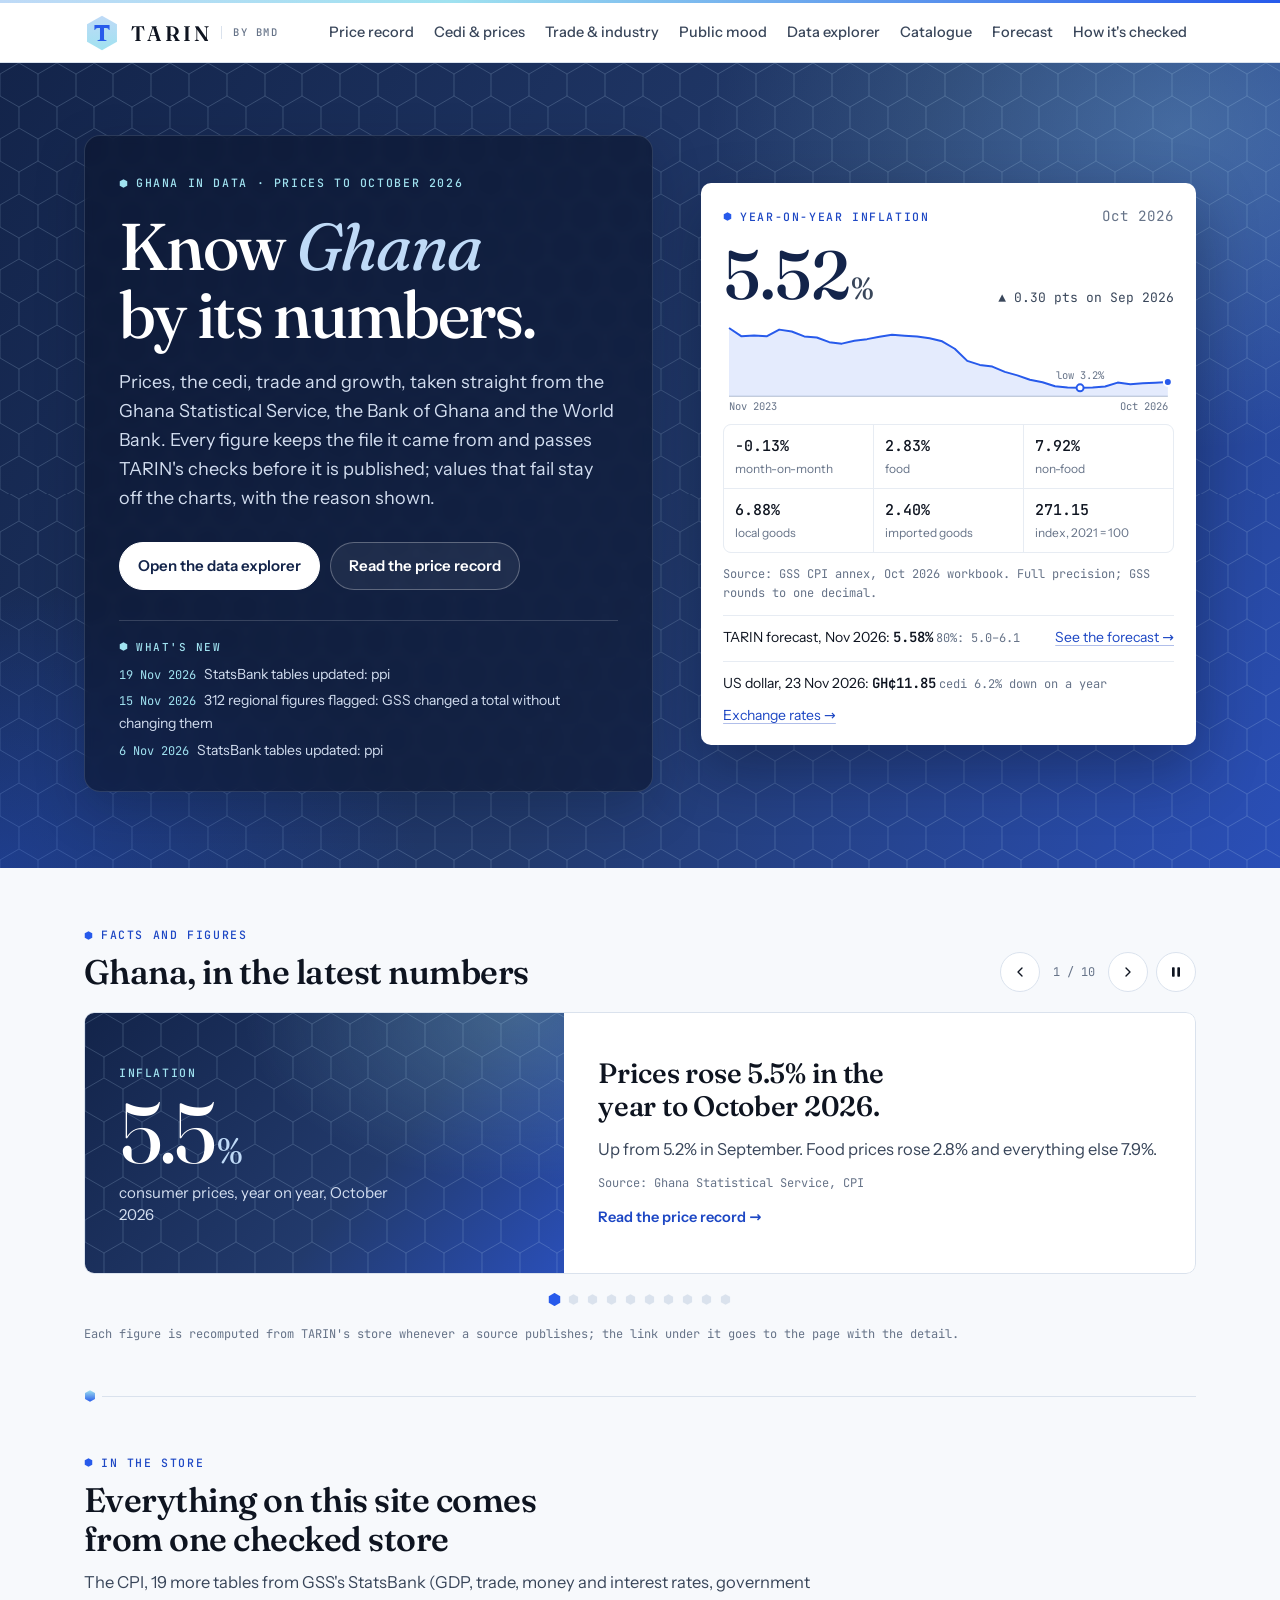
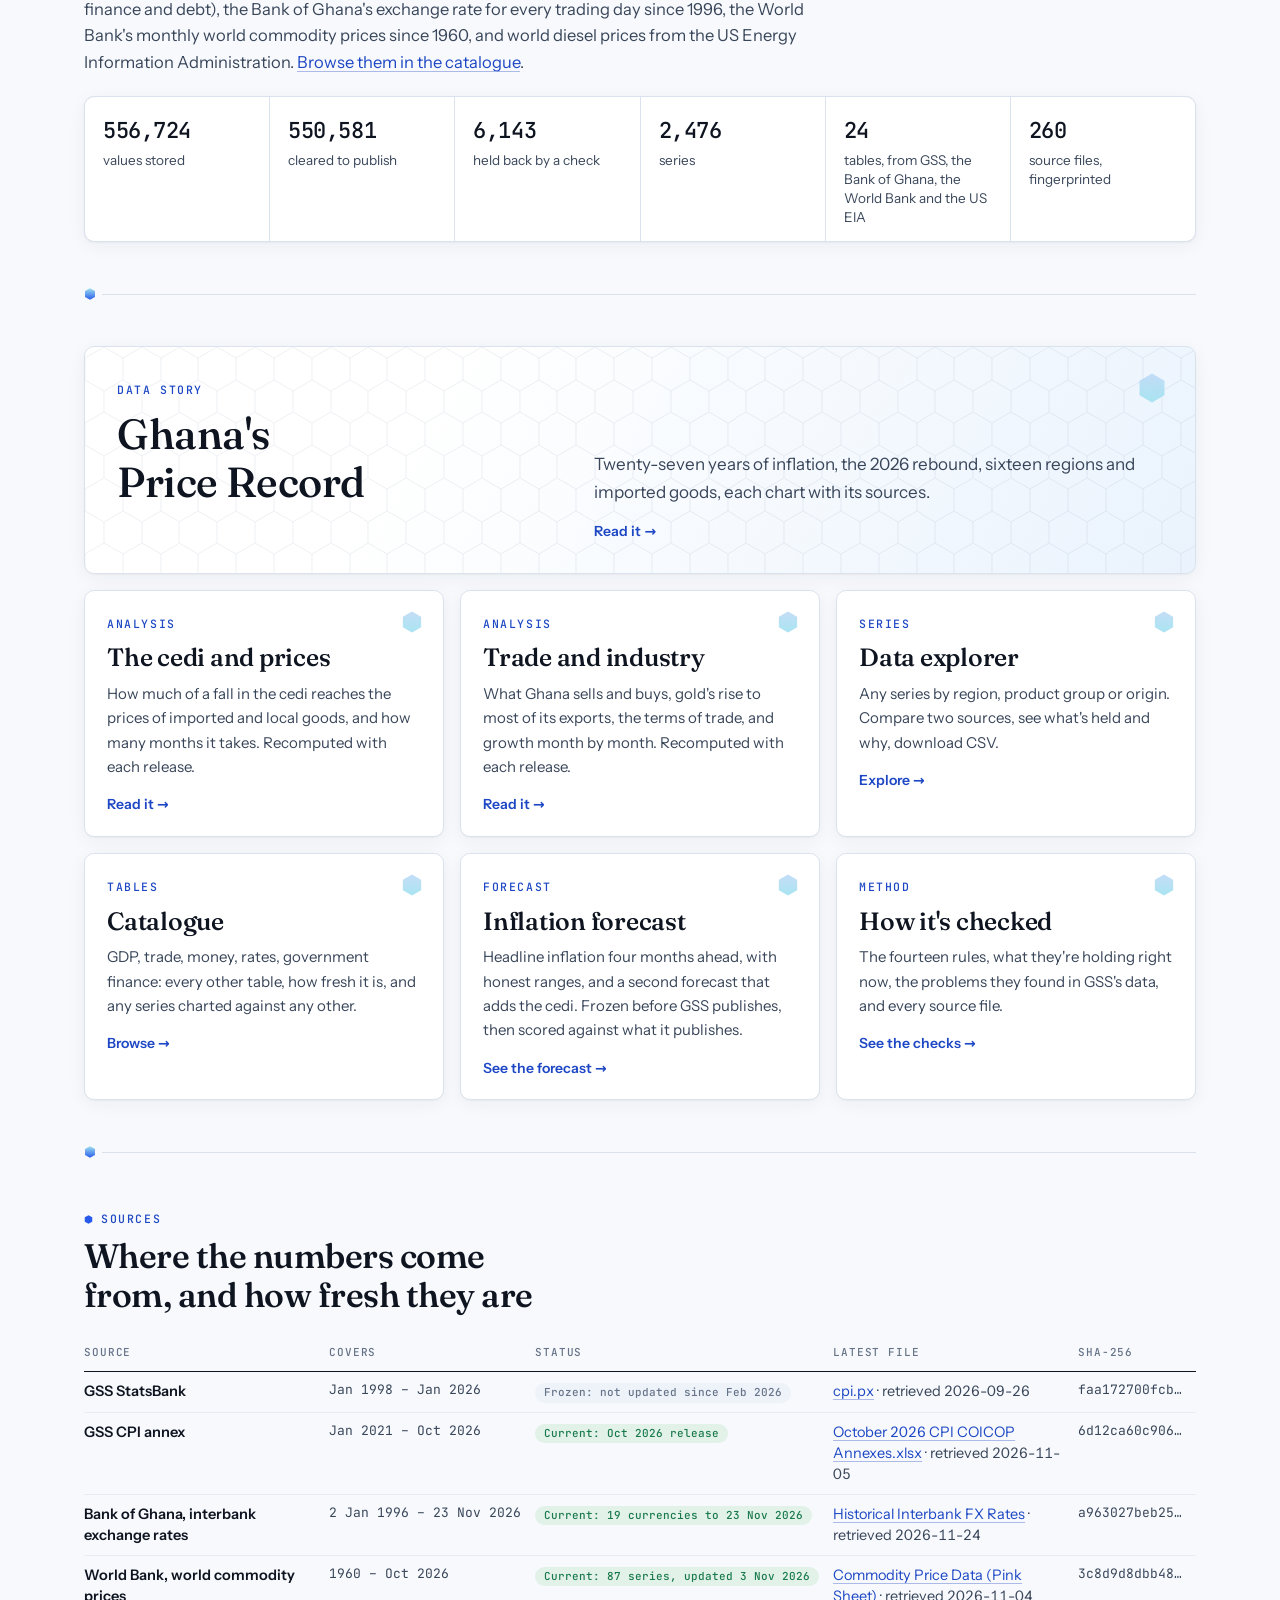
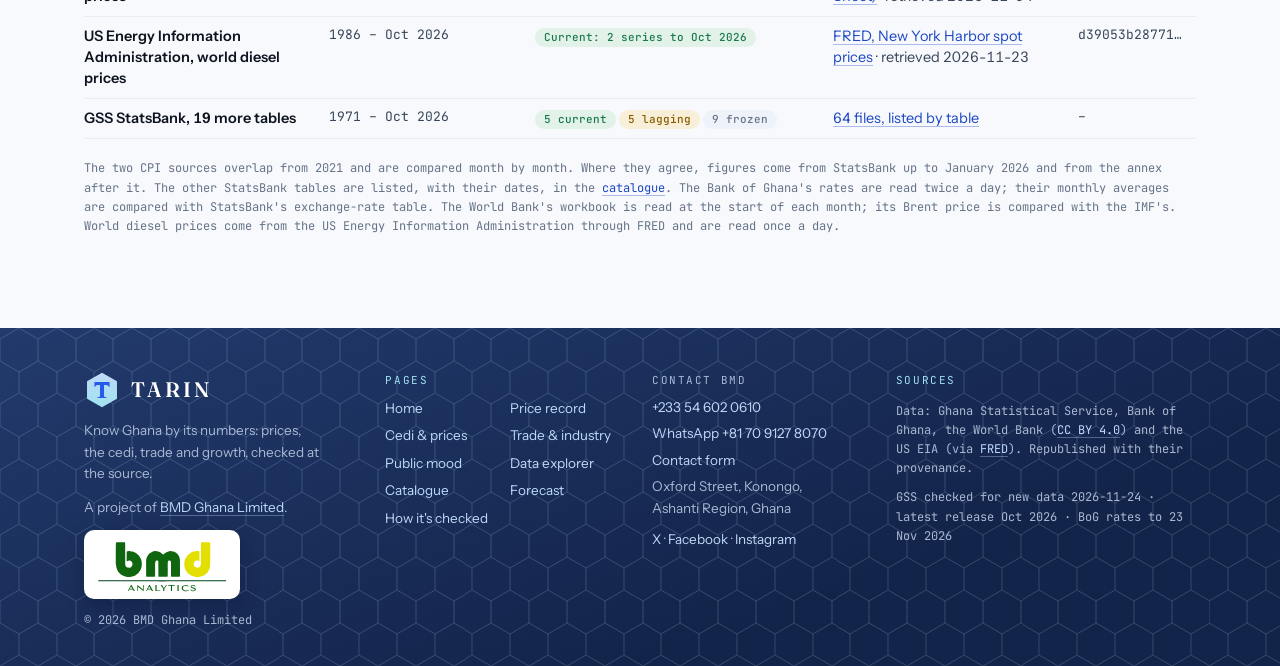
<file: index.html>
<!doctype html>
<html lang="en">
<head>
<meta charset="utf-8">
<meta name="viewport" content="width=device-width, initial-scale=1, viewport-fit=cover">
<meta name="color-scheme" content="light">
<meta name="author" content="BMD Ghana Limited">
<meta name="theme-color" content="#ffffff">
<title>TARIN · Know Ghana by its numbers</title>
<meta name="description" content="Ghana's prices, the cedi, trade and growth, from the Ghana Statistical Service, the Bank of Ghana and the World Bank: archived at the source, checked, and published with their provenance.">
<meta property="og:type" content="website">
<meta property="og:site_name" content="TARIN">
<meta property="og:title" content="TARIN · Know Ghana by its numbers">
<meta property="og:description" content="Ghana's prices, the cedi, trade and growth, from the Ghana Statistical Service, the Bank of Ghana and the World Bank: archived at the source, checked, and published with their provenance.">
<meta property="og:url" content="https://tarin.bmdghana.com/">
<meta property="og:image" content="https://tarin.bmdghana.com/assets/og.png">
<meta property="og:image:width" content="1200">
<meta property="og:image:height" content="630">
<meta property="og:image:alt" content="TARIN: Know Ghana by its numbers">
<meta name="twitter:card" content="summary_large_image">
<link rel="icon" href="assets/favicon.svg" type="image/svg+xml">
<link rel="preload" href="assets/fonts/instrument-sans-latin-wght-normal.woff2" as="font" type="font/woff2" crossorigin>
<link rel="preload" href="assets/fonts/fraunces-latin-opsz-normal.woff2" as="font" type="font/woff2" crossorigin>
<link rel="stylesheet" href="assets/tarin.css?v=60d1ac0f77">
<style>
.hero { position: relative; overflow: hidden; color: #fff;
  background:
    radial-gradient(760px 520px at 92% 8%, rgba(160, 226, 240, 0.26), transparent 62%),
    radial-gradient(600px 400px at 0% 100%, rgba(39, 90, 235, 0.35), transparent 70%),
    var(--hex-ice) 0 0 / 37.8px 65.475px,
    linear-gradient(120deg, var(--navy-deep) 0%, var(--navy) 55%, #2a4fb8 100%); }
.hero .wrap { position: relative; display: grid; grid-template-columns: minmax(0, 1.15fr) minmax(0, 1fr); gap: 48px; padding-block: 72px 76px; align-items: center; }
.hero .eyebrow { color: var(--ice-2); }
.hero .eyebrow::before { background: var(--ice-2); }
.hero h1 { font-size: clamp(38px, 5.6vw, 66px); line-height: 1.02; max-width: 13ch; color: #fff; font-weight: 500; letter-spacing: -0.025em; }
.hero h1 em { font-style: italic; font-weight: 400; color: var(--ice-1); }
.hero .lede { color: #d3def0; font-size: 18px; max-width: 52ch; margin-top: 20px; }
.hero .cta { display: flex; flex-wrap: wrap; gap: 10px; margin-top: 28px; }
.hero .btn { border-color: rgba(255, 255, 255, 0.28); background: rgba(255, 255, 255, 0.06); color: #fff; }
.hero .btn:hover { background: rgba(255, 255, 255, 0.14); color: #fff; }
.hero .btn.primary { background: #fff; border-color: #fff; color: var(--navy-deep); }
.hero .btn.primary:hover { background: var(--ice-1); color: var(--navy-deep); }
.hero .news { margin-top: 30px; padding-top: 18px; border-top: 1px solid rgba(255, 255, 255, 0.16); color: #d3def0; }
.hero .news .eyebrow { color: var(--ice-2); }
.hero .news li .d { color: var(--ice-2); }
.hero .ph-text { display: block; padding: 32px 34px 30px; }
.hero .latest .eyebrow { color: var(--brand-ink); }
.hero .latest .eyebrow::before { background: var(--brand); }
.hero .latest { box-shadow: 0 24px 60px rgba(5, 12, 30, 0.35); border: 0; color: var(--ink); }

.latest { padding: 22px 22px 18px; display: grid; gap: 12px; }
.latest .head { display: flex; justify-content: space-between; align-items: baseline; gap: 12px; flex-wrap: wrap; }
.latest .big { font-family: var(--f-display); font-weight: 500; font-size: 68px; color: var(--navy-deep); line-height: 1; letter-spacing: -0.02em; font-variant-numeric: tabular-nums; }
.latest .big small { font-size: 0.45em; color: var(--ink-2); margin-left: 2px; }
.latest .delta { font-family: var(--f-mono); font-size: 13px; color: var(--ink-2); }
.latest .grid { display: grid; grid-template-columns: repeat(3, minmax(0, 1fr)); gap: 1px; background: var(--grid); border: 1px solid var(--grid); border-radius: 8px; overflow: hidden; }
.latest .grid div { background: var(--surface); padding: 9px 11px; display: grid; gap: 1px; }
.latest .grid b { font-family: var(--f-mono); font-weight: 500; font-size: 15px; color: var(--ink); font-variant-numeric: tabular-nums; }
.latest .grid span { font-size: 12px; color: var(--muted); }
.spark { position: relative; }
.spark svg { display: block; width: 100%; height: auto; overflow: visible; }
.spark text { font-family: var(--f-mono); font-size: 10.5px; fill: var(--muted); }


.doors { display: grid; grid-template-columns: repeat(3, minmax(0, 1fr)); gap: 16px; }
@media (max-width: 1080px) { .doors { grid-template-columns: repeat(2, minmax(0, 1fr)); } }
.fc-line { display: flex; justify-content: space-between; gap: 10px; flex-wrap: wrap; align-items: baseline; border-top: 1px solid var(--grid); padding-top: 10px; font-size: 14px; }
.fc-line b { font-family: var(--f-mono); font-weight: 600; color: var(--ink); }
.door { position: relative; display: grid; gap: 10px; align-content: start; padding: 24px 22px 20px; text-decoration: none; color: var(--ink);
  transition: transform .18s, box-shadow .18s, border-color .18s; }
.door::after { content: ""; position: absolute; top: 20px; right: 20px; width: 22px; height: 22px; opacity: 0.9;
  background: linear-gradient(var(--ice-1), var(--ice-2)); -webkit-mask: var(--hex-mark) center / contain no-repeat; mask: var(--hex-mark) center / contain no-repeat; }
.door:hover { border-color: var(--brand); color: var(--ink); transform: translateY(-2px); box-shadow: 0 14px 34px rgba(19, 36, 74, 0.12); }
.door .k { font-family: var(--f-mono); font-size: 11.5px; font-weight: 500; letter-spacing: 0.14em; text-transform: uppercase; color: var(--brand-ink); }
.door h3 { font-family: var(--f-display); font-size: 25px; font-weight: 540; line-height: 1.15; letter-spacing: -0.01em; padding-right: 30px; }
.door p { color: var(--ink-2); font-size: 15px; }
.door .go { font-size: 14px; font-weight: 600; color: var(--brand-ink); margin-top: 4px; }
.door.wide { grid-column: 1 / -1; grid-template-columns: minmax(0, 1fr) minmax(0, 1.3fr); column-gap: 40px; align-items: end; padding: 34px 32px 30px;
  background: var(--hex-ink) 0 0 / 37.8px 65.475px, linear-gradient(120deg, #ffffff 30%, #eaf3fd 100%); }
.door.wide .k, .door.wide h3 { grid-column: 1; }
.door.wide h3 { font-size: clamp(30px, 3.6vw, 42px); font-weight: 520; }
.door.wide p { grid-column: 2; grid-row: 1 / span 2; align-self: end; font-size: 17px; }
.door.wide .go { grid-column: 2; }
.door.wide::after { width: 30px; height: 30px; top: 26px; right: 28px; }
@media (prefers-reduced-motion: reduce) { .door { transition: none; } .door:hover { transform: none; } }

/* ---- facts and figures: one slide at a time ---- */
.facts-head { display: flex; justify-content: space-between; align-items: end; gap: 16px; flex-wrap: wrap; }
.facts-ctl { display: flex; align-items: center; gap: 8px; }
.facts-ctl button { width: 40px; height: 40px; border-radius: 50%; border: 1px solid var(--rule); background: var(--surface);
  color: var(--ink); cursor: pointer; display: inline-flex; align-items: center; justify-content: center; font: inherit; }
.facts-ctl button:hover { border-color: var(--brand); color: var(--brand-ink); }
.facts-ctl button svg { width: 16px; height: 16px; }
.facts-ctl .count { font-family: var(--f-mono); font-size: 12px; color: var(--muted); min-width: 52px; text-align: center; }
.facts-track { display: flex; overflow-x: auto; scroll-snap-type: x mandatory; scroll-behavior: smooth; gap: 16px;
  scrollbar-width: none; -webkit-overflow-scrolling: touch; border-radius: var(--radius); }
.facts-track::-webkit-scrollbar { display: none; }
.fact { flex: 0 0 100%; scroll-snap-align: start; display: grid; grid-template-columns: minmax(0, 0.95fr) minmax(0, 1.25fr);
  overflow: hidden; min-height: 260px; }
.fact .fig { position: relative; display: grid; align-content: center; gap: 10px; padding: 34px 34px 30px; color: #fff;
  background: radial-gradient(420px 260px at 90% 0%, rgba(160, 226, 240, 0.25), transparent 65%),
    var(--hex-ice) 0 0 / 37.8px 65.475px, linear-gradient(130deg, var(--navy-deep) 0%, var(--navy) 60%, #2a4fb8 100%); }
.fact .fig .k { font-family: var(--f-mono); font-size: 11.5px; font-weight: 500; letter-spacing: 0.14em; text-transform: uppercase; color: var(--ice-2); }
.fact .fig .v { font-family: var(--f-display); font-weight: 450; font-size: clamp(52px, 7vw, 84px); line-height: 0.95;
  letter-spacing: -0.035em; font-variant-numeric: lining-nums; }
.fact .fig .v small { font-size: 0.42em; letter-spacing: 0; margin-left: 3px; color: var(--ice-1); }
.fact .fig .u { font-size: 15px; color: #d3def0; max-width: 30ch; line-height: 1.45; }
.fact .txt { display: grid; align-content: center; gap: 12px; padding: 30px 34px; }
.fact .txt h3 { font-family: var(--f-display); font-weight: 540; font-size: clamp(22px, 2.4vw, 28px); line-height: 1.2; letter-spacing: -0.01em; }
.fact .txt p { color: var(--ink-2); }
.fact .txt .src { font-family: var(--f-mono); font-size: 12px; color: var(--muted); }
.fact .txt a.more { font-weight: 600; font-size: 14.5px; text-decoration: none; }
.fact .txt a.more:hover { text-decoration: underline; }
.facts-dots { display: flex; justify-content: center; gap: 8px; flex-wrap: wrap; }
.facts-dots button { width: 11px; height: 11px; padding: 0; border: 0; cursor: pointer; background: var(--rule);
  -webkit-mask: var(--hex-mark) center / contain no-repeat; mask: var(--hex-mark) center / contain no-repeat; }
.facts-dots button[aria-current="true"] { background: var(--brand); transform: scale(1.25); }
@media (max-width: 760px) {
  .fact { grid-template-columns: 1fr; min-height: 0; }
  .fact .fig { padding: 26px 22px 22px; }
  .fact .txt { padding: 22px 22px 24px; }
}

@media (max-width: 860px) {
  .hero .ph-text { padding: 22px 18px 24px; }
  .hero .wrap { grid-template-columns: 1fr; gap: 32px; padding-block: 44px 40px; }
  .doors { grid-template-columns: 1fr; }
  .door.wide { grid-template-columns: 1fr; padding: 26px 22px 22px; }
  .door.wide p, .door.wide .go { grid-column: 1; grid-row: auto; }
}
</style>
</head>
<body data-root="" data-page="home">

<header class="band">
  <div class="wrap">
    <a class="brand" href="index.html" aria-label="TARIN home, a BMD Ghana project"><img src="assets/logo.svg" alt=""><span class="word">TARIN</span><span class="by">by BMD</span></a>
    <nav class="main" aria-label="Main">
      <a href="price-record/index.html">Price record</a>
      <a href="cedi/index.html">Cedi &amp; prices</a>
      <a href="trade/index.html">Trade &amp; industry</a>
      <a href="polls/index.html">Public mood</a>
      <a href="explorer/index.html">Data explorer</a>
      <a href="catalogue/index.html">Catalogue</a>
      <a href="forecast/index.html">Forecast</a>
      <a href="checks/index.html">How it's checked</a>
    </nav>
  </div>
</header>

<main>
<div class="hero">
  <div class="wrap">
    <div class="ph-text">
      <span class="eyebrow">Ghana in data · prices to <span id="h-latest">September 2026</span></span>
      <h1 style="margin-top:18px">Know <em>Ghana</em> by its numbers.</h1>
      <p class="lede">Prices, the cedi, trade and growth, taken straight from the Ghana Statistical Service, the Bank of Ghana and the World Bank. Every figure keeps the file it came from and passes TARIN's checks before it is published; values that fail stay off the charts, with the reason shown.</p>
      <div class="cta">
        <a class="btn primary" href="explorer/index.html">Open the data explorer</a>
        <a class="btn" href="price-record/index.html">Read the price record</a>
      </div>
      <div class="news" id="news" hidden><span class="eyebrow">What's new</span><ul id="news-list"></ul></div>
    </div>
    <div class="latest card" aria-live="polite">
      <div class="head">
        <span class="eyebrow">Year-on-year inflation</span>
        <span class="mono muted" id="l-month">–</span>
      </div>
      <div class="head" style="align-items:flex-end">
        <div class="big" id="l-yoy">–</div>
        <div class="delta" id="l-delta"></div>
      </div>
      <div class="spark" id="spark"></div>
      <div class="grid">
        <div><b id="l-mom">–</b><span>month-on-month</span></div>
        <div><b id="l-food">–</b><span>food</span></div>
        <div><b id="l-nonfood">–</b><span>non-food</span></div>
        <div><b id="l-local">–</b><span>local goods</span></div>
        <div><b id="l-import">–</b><span>imported goods</span></div>
        <div><b id="l-index">–</b><span>index, 2021 = 100</span></div>
      </div>
      <p class="caption" id="l-src">Source: GSS CPI annex.</p>
      <div class="fc-line" id="fc-line" hidden><span>TARIN forecast, <span id="fc-p"></span>: <b id="fc-v"></b> <span class="muted mono" style="font-size:12px" id="fc-r"></span></span><a href="forecast/index.html">See the forecast →</a></div>
      <div class="fc-line" id="fx-line" hidden><span>US dollar, <span id="fx-d"></span>: <b id="fx-v"></b> <span class="muted mono" style="font-size:12px" id="fx-c"></span></span><a id="fx-a" href="catalogue/index.html">Exchange rates →</a></div>
    </div>
  </div>
</div>

<div class="wrap">
  <section class="block" id="facts" aria-roledescription="carousel" aria-label="Facts and figures" hidden>
    <div class="facts-head">
      <div>
        <span class="eyebrow">Facts and figures</span>
        <h2 style="margin-top:6px">Ghana, in the latest numbers</h2>
      </div>
      <div class="facts-ctl">
        <button type="button" id="f-prev" aria-label="Previous fact"><svg viewBox="0 0 24 24" fill="none" stroke="currentColor" stroke-width="2" stroke-linecap="round" stroke-linejoin="round" aria-hidden="true"><path d="M15 18l-6-6 6-6"/></svg></button>
        <span class="count" id="f-count" aria-live="polite"></span>
        <button type="button" id="f-next" aria-label="Next fact"><svg viewBox="0 0 24 24" fill="none" stroke="currentColor" stroke-width="2" stroke-linecap="round" stroke-linejoin="round" aria-hidden="true"><path d="M9 18l6-6-6-6"/></svg></button>
        <button type="button" id="f-play" aria-label="Pause the slides"></button>
      </div>
    </div>
    <div class="facts-track" id="f-track" tabindex="0" aria-label="Facts; use the arrow keys"></div>
    <div class="facts-dots" id="f-dots" role="group" aria-label="Choose a fact"></div>
    <p class="caption">Each figure is recomputed from TARIN's store whenever a source publishes; the link under it goes to the page with the detail.</p>
  </section>

  <section class="block">
    <div class="read">
      <span class="eyebrow">In the store</span>
      <h2 style="margin-top:6px">Everything on this site comes from one checked store</h2>
      <p style="margin-top:10px;color:var(--ink-2)">The CPI, <span id="n-tables">19</span> more tables from GSS's StatsBank (GDP, trade, money and interest rates, government finance and debt), the Bank of Ghana's exchange rate for every trading day since 1996, the World Bank's monthly world commodity prices since 1960, and world diesel prices from the US Energy Information Administration. <a href="catalogue/index.html">Browse them in the catalogue</a>.</p>
    </div>
    <div class="stats" id="stats">
      <div><b data-k="values">–</b><span>values stored</span></div>
      <div><b data-k="publishable">–</b><span>cleared to publish</span></div>
      <div><b data-k="held">–</b><span>held back by a check</span></div>
      <div><b data-k="series">–</b><span>series</span></div>
      <div><b data-k="sources">–</b><span>tables, from GSS, the Bank of Ghana, the World Bank and the US EIA</span></div>
      <div><b data-k="files">–</b><span>source files, fingerprinted</span></div>
    </div>
  </section>

  <section class="block">
    <div class="doors">
      <a class="door card wide" href="price-record/index.html">
        <span class="k">Data story</span>
        <h3>Ghana's Price Record</h3>
        <p>Twenty-seven years of inflation, the 2026 rebound, sixteen regions and imported goods, each chart with its sources.</p>
        <span class="go">Read it →</span>
      </a>
      <a class="door card" href="cedi/index.html">
        <span class="k">Analysis</span>
        <h3>The cedi and prices</h3>
        <p>How much of a fall in the cedi reaches the prices of imported and local goods, and how many months it takes. Recomputed with each release.</p>
        <span class="go">Read it →</span>
      </a>
      <a class="door card" href="trade/index.html">
        <span class="k">Analysis</span>
        <h3>Trade and industry</h3>
        <p>What Ghana sells and buys, gold's rise to most of its exports, the terms of trade, and growth month by month. Recomputed with each release.</p>
        <span class="go">Read it →</span>
      </a>
      <a class="door card" href="explorer/index.html">
        <span class="k">Series</span>
        <h3>Data explorer</h3>
        <p>Any series by region, product group or origin. Compare two sources, see what's held and why, download CSV.</p>
        <span class="go">Explore →</span>
      </a>
      <a class="door card" href="catalogue/index.html">
        <span class="k">Tables</span>
        <h3>Catalogue</h3>
        <p>GDP, trade, money, rates, government finance: every other table, how fresh it is, and any series charted against any other.</p>
        <span class="go">Browse →</span>
      </a>
      <a class="door card" href="forecast/index.html">
        <span class="k">Forecast</span>
        <h3>Inflation forecast</h3>
        <p>Headline inflation four months ahead, with honest ranges, and a second forecast that adds the cedi. Frozen before GSS publishes, then scored against what it publishes.</p>
        <span class="go">See the forecast →</span>
      </a>
      <a class="door card" href="checks/index.html">
        <span class="k">Method</span>
        <h3>How it's checked</h3>
        <p>The fourteen rules, what they're holding right now, the problems they found in GSS's data, and every source file.</p>
        <span class="go">See the checks →</span>
      </a>
    </div>
  </section>

  <section class="block">
    <div class="read">
      <span class="eyebrow">Sources</span>
      <h2 style="margin-top:6px">Where the numbers come from, and how fresh they are</h2>
    </div>
    <div class="tbl-wrap">
      <table class="data stack" id="t-src">
        <thead><tr><th>Source</th><th>Covers</th><th>Status</th><th>Latest file</th><th>SHA-256</th></tr></thead>
        <tbody></tbody>
      </table>
    </div>
    <p class="caption">The two CPI sources overlap from 2021 and are compared month by month. Where they agree, figures come from StatsBank up to January 2026 and from the annex after it. The other StatsBank tables are listed, with their dates, in the <a href="catalogue/index.html">catalogue</a>. The Bank of Ghana's rates are read twice a day; their monthly averages are compared with StatsBank's exchange-rate table. The World Bank's workbook is read at the start of each month; its Brent price is compared with the IMF's. World diesel prices come from the US Energy Information Administration through FRED and are read once a day.</p>
  </section>
</div>
</main>

<footer class="site">
  <div class="wrap">
    <div class="f-brand">
      <a class="brand" href="index.html" aria-label="TARIN home"><img src="assets/logo.svg" alt=""><span class="word">TARIN</span></a>
      <p>Know Ghana by its numbers: prices, the cedi, trade and growth, checked at the source.</p>
      <p>A project of <a href="https://bmdghana.com/">BMD Ghana Limited</a>.</p>
      <a class="f-bmd" href="https://bmdghana.com/" aria-label="BMD Analytics, bmdghana.com"><img src="assets/bmd-analytics.svg" alt="BMD Analytics" width="132" height="55"></a>
      <p class="f-copy">© 2026 BMD Ghana Limited</p>
    </div>
    <nav class="f-nav" aria-label="Pages">
      <span class="f-label">Pages</span>
      <a href="index.html">Home</a>
      <a href="price-record/index.html">Price record</a>
      <a href="cedi/index.html">Cedi &amp; prices</a>
      <a href="trade/index.html">Trade &amp; industry</a>
      <a href="polls/index.html">Public mood</a>
      <a href="explorer/index.html">Data explorer</a>
      <a href="catalogue/index.html">Catalogue</a>
      <a href="forecast/index.html">Forecast</a>
      <a href="checks/index.html">How it's checked</a>
    </nav>
    <div class="f-contact">
      <span class="f-label">Contact BMD</span>
      <a href="tel:+233546020610">+233 54 602 0610</a>
      <a href="https://wa.me/817091278070" rel="noopener">WhatsApp +81 70 9127 8070</a>
      <a href="https://bmdghana.com/contact" rel="noopener">Contact form</a>
      <span>Oxford Street, Konongo,<br>Ashanti Region, Ghana</span>
      <span class="f-social"><a href="https://x.com/BMDGhana" rel="noopener">X</a> · <a href="https://www.facebook.com/bmdghana/" rel="noopener">Facebook</a> · <a href="https://www.instagram.com/bmdghana/" rel="noopener">Instagram</a></span>
    </div>
    <div class="f-meta">
      <span class="f-label">Sources</span>
      <span>Data: Ghana Statistical Service, Bank of Ghana, the World Bank (<a href="https://creativecommons.org/licenses/by/4.0/">CC BY 4.0</a>) and the US EIA (via <a href="https://fred.stlouisfed.org/">FRED</a>). Republished with their provenance.</span>
      <span id="site-status" hidden></span>
    </div>
  </div>
</footer>

<script src="assets/tarin.js?v=3985f6f001"></script>
<script>
(function () {
  "use strict";
  var T = window.TARIN;
  // ---- facts and figures: built from the same files as the pages they link to
  (function () {
    var FULL = ["January","February","March","April","May","June","July","August","September","October","November","December"];
    function month(p) { return FULL[+p.slice(5, 7) - 1] + " " + p.slice(0, 4); }
    function quarter(q) { return q.slice(5) + " " + q.slice(0, 4); }
    function bn(v) { return "$" + T.fmt(Math.abs(v), 1) + "bn"; }
    function esc(t) { return String(t).replace(/&/g, "&amp;").replace(/</g, "&lt;"); }
    var got = function (p) { return T.json(p).catch(function () { return null; }); };
    Promise.all([got("data/home.json"), got("data/trade.json"), got("data/cedi.json"), got("data/polls.json")]).then(function (D) {
      var H = D[0], R = D[1], C = D[2], PL = D[3], F = [];
      if (H && H.headline) {
        var h = H.headline, d = h.yoy - h.yoy_prev, prev = T.periodAt(T.monthIndex(H.latest) - 1);
        F.push({ k: "Inflation", v: T.fmt(h.yoy, 1) + "<small>%</small>", u: "consumer prices, year on year, " + month(H.latest),
          h: "Prices rose " + T.fmt(h.yoy, 1) + "% in the year to " + month(H.latest) + ".",
          p: (Math.abs(d) < 0.05 ? "The same rate as in " : (d > 0 ? "Up from " : "Down from ") + T.fmt(h.yoy_prev, 1) + "% in ") + month(prev).split(" ")[0] +
             ". Food prices rose " + T.fmt(h.food, 1) + "% and everything else " + T.fmt(h.nonfood, 1) + "%.",
          s: "Ghana Statistical Service, CPI", a: "price-record/index.html", t: "Read the price record" });
      }
      if (H && H.forecast) {
        var f = H.forecast;
        F.push({ k: "Forecast", v: T.fmt(f.yoy, 1) + "<small>%</small>", u: "expected inflation for " + month(f.period),
          h: "TARIN expects inflation of about " + T.fmt(f.yoy, 1) + "% in " + month(f.period) + ".",
          p: "Frozen before GSS publishes, with an 80% range of " + T.fmt(f.lo80, 1) + "–" + T.fmt(f.hi80, 1) + "%, and scored against the figure GSS releases.",
          s: "TARIN forecast", a: "forecast/index.html", t: "See the forecast" });
      }
      var usd = H && H.fx && H.fx.USDGHS;
      if (usd) {
        var ch = usd.year ? 100 * (usd.year[1] / usd.rate - 1) : null;
        F.push({ k: "The cedi", v: "GH¢" + T.fmt(usd.rate, 2), u: "for one US dollar, " + T.dayLabel(usd.date),
          h: ch == null ? "The Bank of Ghana's interbank rate for the dollar." : Math.abs(ch) < 0.05 ? "The cedi is where it was against the dollar a year ago." :
             "The cedi is " + T.fmt(Math.abs(ch), 1) + "% " + (ch >= 0 ? "stronger" : "weaker") + " against the dollar than a year ago.",
          p: "A year earlier a dollar cost GH¢" + (usd.year ? T.fmt(usd.year[1], 2) : "–") + ". TARIN reads the Bank of Ghana's rates twice a day.",
          s: "Bank of Ghana, interbank mid-rate", a: "cedi/index.html", t: "How the cedi moves prices" });
      }
      var pt = C && C.pass_through && C.pass_through.import && C.pass_through.import.path;
      if (pt && pt[12]) {
        var lo = C.pass_through.local && C.pass_through.local.path[12];
        F.push({ k: "Cedi to prices", v: T.fmt(pt[12].share, 0) + "<small>%</small>", u: "of a fall in the cedi reaches imported-goods prices within a year",
          h: "About " + T.fmt(pt[3].share, 0) + "% of a fall shows up in import prices within three months.",
          p: "After a year it is about " + T.fmt(pt[12].share, 0) + "%" + (lo ? ", and local goods follow almost as much (" + T.fmt(lo.share, 0) + "%)" : "") + ".",
          s: "TARIN, from GSS and Bank of Ghana data", a: "cedi/index.html", t: "Read the analysis" });
      }
      var E = R && R.exports_by_group, gold = E && E.rows.filter(function (r) { return r.group === "Gold"; })[0];
      if (gold) {
        F.push({ k: "Gold", v: T.fmt(gold.share1, 0) + "<small>%</small>", u: "of Ghana's goods exports were gold in " + E.to,
          h: "Gold earned " + bn(gold.v1) + " of Ghana's " + bn(E.total1) + " in exports in " + E.to + ".",
          p: "In " + E.from + " it was " + T.fmt(gold.share0, 0) + "% (" + bn(gold.v0) + ").",
          s: "Ghana Statistical Service, trade statistics", a: "trade/index.html#sells", t: "What Ghana sells" });
      }
      var L = R && R.last12, P = R && R.prev12;
      if (L) {
        var surplus = L.balance >= 0;
        F.push({ k: "Trade", v: (surplus ? "+" : "−") + bn(L.balance), u: "goods trade " + (surplus ? "surplus" : "deficit") + ", 12 months to " + month(L.to),
          h: "Exports of " + bn(L.exports) + " against imports of " + bn(L.imports) + ".",
          p: P ? "A year earlier the " + (P.balance >= 0 ? "surplus" : "deficit") + " was " + bn(P.balance) + "." : "",
          s: "Ghana Statistical Service, trade statistics", a: "trade/index.html#flows", t: "Exports and imports" });
      }
      var TT = R && R.terms_of_trade, last = TT && TT.rows[TT.rows.length - 1];
      if (last) {
        F.push({ k: "Terms of trade", v: T.fmt(last[3] / 100, 1) + "<small>×</small>", u: "imports bought by a unit of exports, " + quarter(last[0]) + " against " + quarter(TT.base),
          h: last[3] >= 105 ? "What Ghana sells has got dearer faster than what it buys." : last[3] <= 95 ? "What Ghana buys has got dearer faster than what it sells." : "Export and import prices have moved roughly together.",
          p: "GSS's export unit value index divided by its import unit value index, set to 1 in " + quarter(TT.base) + ".",
          s: "Ghana Statistical Service, unit value indices", a: "trade/index.html#tot", t: "Terms of trade" });
      }
      var M = R && R.mieg && R.mieg[R.mieg.length - 1];
      if (M) {
        F.push({ k: "Growth", v: T.fmt(M[1], 1) + "<small>%</small>", u: "economic growth, year on year, " + month(M[0]),
          h: "The economy was " + T.fmt(Math.abs(M[1]), 1) + "% " + (M[1] >= 0 ? "larger" : "smaller") + " than a year earlier.",
          p: "Services " + T.fmt(M[4], 1) + "%, industry " + T.fmt(M[3], 1) + "%, agriculture " + T.fmt(M[2], 1) + "%.",
          s: "Ghana Statistical Service, monthly indicator of economic growth", a: "trade/index.html#growth", t: "Growth and industry" });
      }
      var PP = PL && PL.polls && PL.polls.filter(function (p) { return !p.held; });
      if (PP && PP.length) {
        var byP = {}; PP.forEach(function (p) { byP[p.pollster] = p; });
        var lastP = PL.pollsters.map(function (x) { return byP[x.name]; }).filter(Boolean);
        var top = lastP[0], other = lastP[1];
        var pm = function (p) { var e = p.fieldwork[1] || p.published; return month(e.length === 7 ? e + "-01" : e); };
        F.push({ k: "Opinion polls", v: (Math.round(top.approve) === top.approve ? top.approve : T.fmt(top.approve, 1)) + "<small>%</small>",
          u: "approve of the president's performance, " + top.pollster + ", " + pm(top),
          h: other ? (Math.abs(top.approve - other.approve) >= 5 ? "Pollsters don't agree: the " : "The ") + (other.pollster === "Institute of Economic Affairs" ? "IEA" : other.pollster) + "'s latest poll found " + T.fmt(other.approve, other.approve % 1 ? 1 : 0) + "% (" + pm(other) + ")." : "The latest published national poll.",
          p: "TARIN lists every published national poll it can trace, with who ran it, when, how many people were asked and where each figure was read.",
          s: PL.pollsters.map(function (x) { return x.name; }).join(" and "), a: "polls/index.html", t: "See every poll" });
      }
      if (H && H.totals) {
        F.push({ k: "The store", v: T.int(H.totals.values), u: "values stored, each traced to its source file",
          h: T.int(H.totals.held) + " are held back because a check found a problem.",
          p: "They come from " + T.int(H.totals.files) + " fingerprinted source files; held values stay off the charts, with the reason shown.",
          s: "TARIN checks", a: "checks/index.html", t: "How it's checked" });
      }
      if (F.length < 2) return;

      var sec = document.getElementById("facts"), track = document.getElementById("f-track"), dots = document.getElementById("f-dots");
      track.innerHTML = F.map(function (f, i) {
        return "<article class='fact card' role='group' aria-roledescription='slide' aria-label='" + (i + 1) + " of " + F.length + "'>" +
          "<div class='fig'><span class='k'>" + esc(f.k) + "</span><span class='v'>" + f.v + "</span><span class='u'>" + esc(f.u) + "</span></div>" +
          "<div class='txt'><h3>" + esc(f.h) + "</h3>" + (f.p ? "<p>" + esc(f.p) + "</p>" : "") +
          "<span class='src'>Source: " + esc(f.s) + "</span><a class='more' href='" + f.a + "'>" + esc(f.t) + " →</a></div></article>";
      }).join("");
      dots.innerHTML = F.map(function (f, i) { return "<button type='button' aria-label='" + esc(f.k) + "'></button>"; }).join("");
      sec.hidden = false;

      var cur = 0, slides = track.children, timer = null;
      var still = window.matchMedia && window.matchMedia("(prefers-reduced-motion: reduce)").matches;
      var playing = !still, held = false, play = document.getElementById("f-play");
      var PAUSE = '<svg viewBox="0 0 24 24" fill="currentColor" aria-hidden="true"><rect x="6" y="5" width="4" height="14" rx="1"/><rect x="14" y="5" width="4" height="14" rx="1"/></svg>';
      var PLAY = '<svg viewBox="0 0 24 24" fill="currentColor" aria-hidden="true"><path d="M8 5v14l11-7z"/></svg>';
      function mark(i) {
        cur = i;
        document.getElementById("f-count").textContent = (i + 1) + " / " + F.length;
        Array.prototype.forEach.call(dots.children, function (b, j) { b.setAttribute("aria-current", j === i ? "true" : "false"); });
      }
      function go(i) {
        i = (i + F.length) % F.length;
        track.scrollTo({ left: slides[i].offsetLeft - track.offsetLeft, behavior: still ? "auto" : "smooth" });
        mark(i);
      }
      function tick() { clearInterval(timer); timer = null; if (playing && !held) timer = setInterval(function () { go(cur + 1); }, 7000); }
      function showPlay() { play.innerHTML = playing ? PAUSE : PLAY; play.setAttribute("aria-label", playing ? "Pause the slides" : "Play the slides"); }
      document.getElementById("f-prev").addEventListener("click", function () { go(cur - 1); tick(); });
      document.getElementById("f-next").addEventListener("click", function () { go(cur + 1); tick(); });
      play.addEventListener("click", function () { playing = !playing; showPlay(); tick(); });
      Array.prototype.forEach.call(dots.children, function (b, j) { b.addEventListener("click", function () { go(j); tick(); }); });
      track.addEventListener("keydown", function (ev) {
        if (ev.key === "ArrowRight") { go(cur + 1); tick(); ev.preventDefault(); }
        if (ev.key === "ArrowLeft") { go(cur - 1); tick(); ev.preventDefault(); }
      });
      // a swipe or scroll on the track moves the counter with it
      var st = null;
      track.addEventListener("scroll", function () {
        clearTimeout(st);
        st = setTimeout(function () { var i = Math.round(track.scrollLeft / track.clientWidth); if (i !== cur && slides[i]) { mark(i); tick(); } }, 120);
      });
      // pause while the reader is on the slides
      ["pointerenter", "focusin"].forEach(function (e) { sec.addEventListener(e, function () { held = true; tick(); }); });
      ["pointerleave", "focusout"].forEach(function (e) { sec.addEventListener(e, function () { held = sec.matches(":hover") || sec.contains(document.activeElement); tick(); }); });
      document.addEventListener("visibilitychange", function () { held = document.hidden; tick(); });
      mark(0); showPlay(); tick();
    });
  })();

  T.json("data/news.json").then(function (N) {
    var items = (N.items || []).slice(0, 3);
    if (!items.length) return;
    document.getElementById("news-list").innerHTML = items.map(function (n) {
      return "<li><span class='d'>" + T.dayLabel(n.date) + "</span>" + n.text.replace(/</g, "&lt;") + "</li>";
    }).join("");
    document.getElementById("news").hidden = false;
  }).catch(function () { /* no news file yet */ });

  T.json("data/home.json").then(function (H) {
    var h = H.headline;
    document.getElementById("h-latest").textContent = T.monthLabel(H.latest).replace(/^(\w+)/, function (m) {
      return ["January","February","March","April","May","June","July","August","September","October","November","December"][T.MONTHS.indexOf(m)];
    });
    document.getElementById("l-month").textContent = T.monthLabel(H.latest);
    document.getElementById("l-yoy").innerHTML = T.fmt(h.yoy, 2) + "<small>%</small>";
    var d = h.yoy - h.yoy_prev;
    document.getElementById("l-delta").textContent = (d >= 0 ? "▲ " : "▼ ") + T.fmt(Math.abs(d), 2) + " pts on " + T.monthLabel(T.periodAt(T.monthIndex(H.latest) - 1));
    [["l-mom", h.mom], ["l-food", h.food], ["l-nonfood", h.nonfood], ["l-local", h.local], ["l-import", h.import]].forEach(function (p) {
      document.getElementById(p[0]).textContent = T.fmt(p[1], 2, "%");
    });
    document.getElementById("l-index").textContent = T.fmt(h.index, 2);
    var f = H.sources.an.latest_file;
    document.getElementById("l-src").textContent = "Source: GSS CPI annex, " + T.monthLabel(H.latest) + " workbook. Full precision; GSS rounds to one decimal.";
    if (H.forecast) {
      document.getElementById("fc-p").textContent = T.monthLabel(H.forecast.period);
      document.getElementById("fc-v").textContent = T.fmt(H.forecast.yoy, 2) + "%";
      document.getElementById("fc-r").textContent = "80%: " + T.fmt(H.forecast.lo80, 1) + "–" + T.fmt(H.forecast.hi80, 1);
      document.getElementById("fc-line").hidden = false;
    }
    var usd = H.fx && H.fx.USDGHS;
    if (usd) {
      document.getElementById("fx-d").textContent = T.dayLabel(usd.date);
      var fv = document.getElementById("fx-v");
      fv.textContent = "GH¢" + T.fmt(usd.rate, 2); fv.title = "Bank of Ghana interbank mid-rate: " + T.fmt(usd.rate, 4);
      if (usd.year) {       // the cedi's own change: dollars per cedi, now against a year ago
        var ch = 100 * (usd.year[1] / usd.rate - 1);
        document.getElementById("fx-c").textContent = "cedi " + T.fmt(Math.abs(ch), 1) + "% " + (ch < 0 ? "down" : "up") + " on a year";
      }
      if (usd.tid) document.getElementById("fx-a").href = "catalogue/index.html#" + usd.tid;
      document.getElementById("fx-line").hidden = false;
    }
    Array.prototype.forEach.call(document.querySelectorAll("#stats b"), function (b) {
      var v = H.totals[b.getAttribute("data-k")];
      if (v == null) { b.parentNode.remove(); return; }
      b.textContent = T.int(v);
    });
    if (H.tables) document.getElementById("n-tables").textContent = H.tables.tables;

    // sparkline: last three years, the low point marked
    var host = document.getElementById("spark");
    function spark() {
      var old = host.querySelector("svg"); if (old) old.remove();
      var oldTip = host.querySelector(".tip"); if (oldTip) oldTip.remove();
      var W = Math.max(240, Math.floor(host.getBoundingClientRect().width)), Hh = 92, m = { t: 8, r: 6, b: 16, l: 6 };
      var vals = H.spark.map(function (s) { return s[1]; }), n = vals.length;
      var hi = Math.max.apply(null, vals), lo = 0;
      var x = function (i) { return m.l + i * (W - m.l - m.r) / (n - 1); };
      var y = function (v) { return m.t + (hi - v) / (hi - lo) * (Hh - m.t - m.b); };
      var svg = T.el("svg", { viewBox: "0 0 " + W + " " + Hh, width: W, height: Hh, role: "img",
        "aria-label": "Year-on-year inflation, " + T.monthLabel(H.spark[0][0]) + " to " + T.monthLabel(H.latest) });
      host.appendChild(svg);
      svg.appendChild(T.el("line", { x1: m.l, x2: W - m.r, y1: y(0), y2: y(0) }, "stroke:var(--axis)"));
      var d = vals.map(function (v, i) { return (i ? "L" : "M") + x(i).toFixed(1) + "," + y(v).toFixed(1); }).join("");
      svg.appendChild(T.el("path", { d: d + "L" + x(n - 1) + "," + y(0) + "L" + x(0) + "," + y(0) + "Z" }, "fill:var(--tol);stroke:none"));
      svg.appendChild(T.el("path", { d: d }, "fill:none;stroke:var(--s1);stroke-width:2;stroke-linejoin:round"));
      var li = H.spark.findIndex(function (s) { return s[0] === H.spark_low[0]; });
      svg.appendChild(T.el("circle", { cx: x(li), cy: y(vals[li]), r: 3.5 }, "fill:var(--surface);stroke:var(--s1);stroke-width:2"));
      svg.appendChild(T.el("circle", { cx: x(n - 1), cy: y(vals[n - 1]), r: 4 }, "fill:var(--s1);stroke:var(--surface);stroke-width:2"));
      T.text(svg, x(li), y(vals[li]) - 9, "low " + T.fmt(vals[li], 1) + "%", null, "middle");
      T.text(svg, x(0), Hh - 2, T.monthLabel(H.spark[0][0]), null, "start");
      T.text(svg, x(n - 1), Hh - 2, T.monthLabel(H.latest), null, "end");
      var tip = T.tip(host);
      var hit = T.el("rect", { x: 0, y: 0, width: W, height: Hh, tabindex: 0, "aria-label": "Inflation by month; use arrow keys" }, "fill:transparent;outline:none");
      svg.appendChild(hit);
      var dot = T.el("circle", { r: 3.5 }, "fill:var(--s1);display:none"); svg.appendChild(dot);
      var cur = n - 1;
      function show(i) {
        cur = Math.max(0, Math.min(n - 1, i));
        dot.setAttribute("cx", x(cur)); dot.setAttribute("cy", y(vals[cur])); dot.style.display = "";
        T.fillTip(tip, T.monthLabel(H.spark[cur][0]), [{ color: "var(--s1)", name: "y/y", value: T.fmt(vals[cur], 2, "%") }]);
        T.placeTip(host, svg, W, tip, x(cur), y(vals[cur]));
      }
      hit.addEventListener("pointermove", function (ev) { var r = svg.getBoundingClientRect(); show(Math.round(((ev.clientX - r.left) * W / r.width - m.l) / (W - m.l - m.r) * (n - 1))); });
      hit.addEventListener("pointerleave", function () { tip.hidden = true; dot.style.display = "none"; });
      hit.addEventListener("focus", function () { show(cur); });
      hit.addEventListener("blur", function () { tip.hidden = true; dot.style.display = "none"; });
      hit.addEventListener("keydown", function (ev) {
        if (ev.key === "ArrowLeft") { show(cur - 1); ev.preventDefault(); }
        if (ev.key === "ArrowRight") { show(cur + 1); ev.preventDefault(); }
      });
    }
    spark(); T.onResize(spark);

    // sources table
    var tb = document.querySelector("#t-src tbody");
    [["sb", "Frozen: not updated since " + T.monthLabel((H.sources.sb.latest_file.publisher_updated || "").slice(0, 7) || "2026-02"), "idle"],
     ["an", "Current: " + T.monthLabel(H.latest) + " release", "ok"]].forEach(function (r) {
      var s = H.sources[r[0]], f = s.latest_file;
      var tr = document.createElement("tr");
      var fname = decodeURIComponent(f.url.split("/").pop());
      tr.innerHTML = "<td><b style='font-weight:600;color:var(--ink)'></b></td><td class='m'></td><td><span class='pill " + r[2] + "'></span></td><td></td><td class='m'></td>";
      tr.children[0].firstChild.textContent = s.name;
      tr.children[1].textContent = T.monthLabel(s.first) + " – " + T.monthLabel(s.last);
      tr.children[2].firstChild.textContent = r[1];
      var a = document.createElement("a"); a.href = f.url; a.textContent = fname.length > 42 ? fname.slice(0, 40) + "…" : fname; a.target = "_blank"; a.rel = "noopener";
      tr.children[3].appendChild(a);
      tr.children[3].appendChild(document.createTextNode(" · retrieved " + f.retrieved.slice(0, 10)));
      tr.children[4].textContent = f.sha256.slice(0, 12) + "…";
      tr.children[4].title = f.sha256;
      tb.appendChild(tr);
    });
    // the Bank of Ghana's exchange rates
    var bx = H.tables && H.tables.bogfx;
    if (bx) {
      var tr3 = document.createElement("tr");
      tr3.innerHTML = "<td><b style='font-weight:600;color:var(--ink)'></b></td><td class='m'></td><td><span class='pill'></span></td><td></td><td class='m'></td>";
      tr3.children[0].firstChild.textContent = "Bank of Ghana, interbank exchange rates";
      tr3.children[1].textContent = T.dayLabel(bx.first) + " – " + T.dayLabel(bx.last);
      var pl = tr3.children[2].firstChild;
      pl.className = "pill " + (bx.status === "current" ? "ok" : "warn");
      pl.textContent = (bx.status === "current" ? "Current: " : "Behind: ") + bx.currencies + " currencies to " + T.dayLabel(bx.last);
      var a3 = document.createElement("a"); a3.href = bx.url; a3.target = "_blank"; a3.rel = "noopener";
      a3.textContent = "Historical Interbank FX Rates";
      tr3.children[3].appendChild(a3);
      if (bx.retrieved) tr3.children[3].appendChild(document.createTextNode(" · retrieved " + bx.retrieved.slice(0, 10)));
      tr3.children[4].textContent = bx.sha256 ? bx.sha256.slice(0, 12) + "…" : "–";
      if (bx.sha256) tr3.children[4].title = bx.sha256;
      tb.appendChild(tr3);
    }
    // the World Bank's world commodity prices
    var wb = H.tables && H.tables.world;
    if (wb) {
      var tr4 = document.createElement("tr");
      tr4.innerHTML = "<td><b style='font-weight:600;color:var(--ink)'></b></td><td class='m'></td><td><span class='pill'></span></td><td></td><td class='m'></td>";
      tr4.children[0].firstChild.textContent = "World Bank, world commodity prices";
      tr4.children[1].textContent = (wb.first || "") + " – " + (wb.last ? T.monthLabel(wb.last) : "");
      var pw = tr4.children[2].firstChild;
      pw.className = "pill " + (wb.status === "current" ? "ok" : "warn");
      pw.textContent = (wb.status === "current" ? "Current: " : "Behind: ") + wb.series + " series, updated " + (wb.updated ? T.dayLabel(wb.updated) : "?");
      var a4 = document.createElement("a"); a4.href = wb.url; a4.target = "_blank"; a4.rel = "noopener";
      a4.textContent = "Commodity Price Data (Pink Sheet)";
      tr4.children[3].appendChild(a4);
      if (wb.retrieved) tr4.children[3].appendChild(document.createTextNode(" · retrieved " + wb.retrieved.slice(0, 10)));
      tr4.children[4].textContent = wb.sha256 ? wb.sha256.slice(0, 12) + "…" : "–";
      if (wb.sha256) tr4.children[4].title = wb.sha256;
      tb.appendChild(tr4);
    }
    // world diesel prices: the EIA's, through FRED
    var fu = H.tables && H.tables.fuel;
    if (fu) {
      var tr5 = document.createElement("tr");
      tr5.innerHTML = "<td><b style='font-weight:600;color:var(--ink)'></b></td><td class='m'></td><td><span class='pill'></span></td><td></td><td class='m'></td>";
      tr5.children[0].firstChild.textContent = "US Energy Information Administration, world diesel prices";
      tr5.children[1].textContent = (fu.first || "") + " – " + (fu.last ? T.monthLabel(fu.last) : "");
      var pf = tr5.children[2].firstChild;
      pf.className = "pill " + (fu.status === "current" ? "ok" : "warn");
      pf.textContent = (fu.status === "current" ? "Current: " : "Behind: ") + fu.series + " series to " + (fu.last ? T.monthLabel(fu.last) : "?");
      var a5 = document.createElement("a"); a5.href = fu.url; a5.target = "_blank"; a5.rel = "noopener";
      a5.textContent = "FRED, New York Harbor spot prices";
      tr5.children[3].appendChild(a5);
      if (fu.retrieved) tr5.children[3].appendChild(document.createTextNode(" · retrieved " + fu.retrieved.slice(0, 10)));
      tr5.children[4].textContent = fu.sha256 ? fu.sha256.slice(0, 12) + "…" : "–";
      if (fu.sha256) tr5.children[4].title = fu.sha256;
      tb.appendChild(tr5);
    }
    // the other StatsBank tables, in one row
    if (H.tables) {
      var t = H.tables, st = t.status || {};
      var tr2 = document.createElement("tr");
      tr2.innerHTML = "<td><b style='font-weight:600;color:var(--ink)'></b></td><td class='m'></td><td></td><td></td><td class='m'>–</td>";
      tr2.children[0].firstChild.textContent = "GSS StatsBank, " + t.tables + " more tables";
      tr2.children[1].textContent = (t.first || "") + " – " + (t.last ? T.periodLabel(t.last) : "");
      tr2.children[2].innerHTML = [["current", "ok"], ["lagging", "warn"], ["frozen", "idle"]].filter(function (x) { return st[x[0]]; })
        .map(function (x) { return "<span class='pill " + x[1] + "'>" + st[x[0]] + " " + x[0] + "</span>"; }).join(" ");
      var a2 = document.createElement("a"); a2.href = "catalogue/index.html#tables"; a2.textContent = T.int(t.sb_files != null ? t.sb_files : t.files) + " files, listed by table";
      tr2.children[3].appendChild(a2);
      tb.appendChild(tr2);
    }
    T.stackLabels(document.getElementById("t-src"));
    Array.prototype.forEach.call(document.querySelectorAll("#t-src tbody tr"), function (tr) { if (tr.children[3]) tr.children[3].classList.add("wide"); });
  }).catch(function (e) { T.fail(document.getElementById("spark"), e); });
})();
</script>
</body>
</html>
</file>
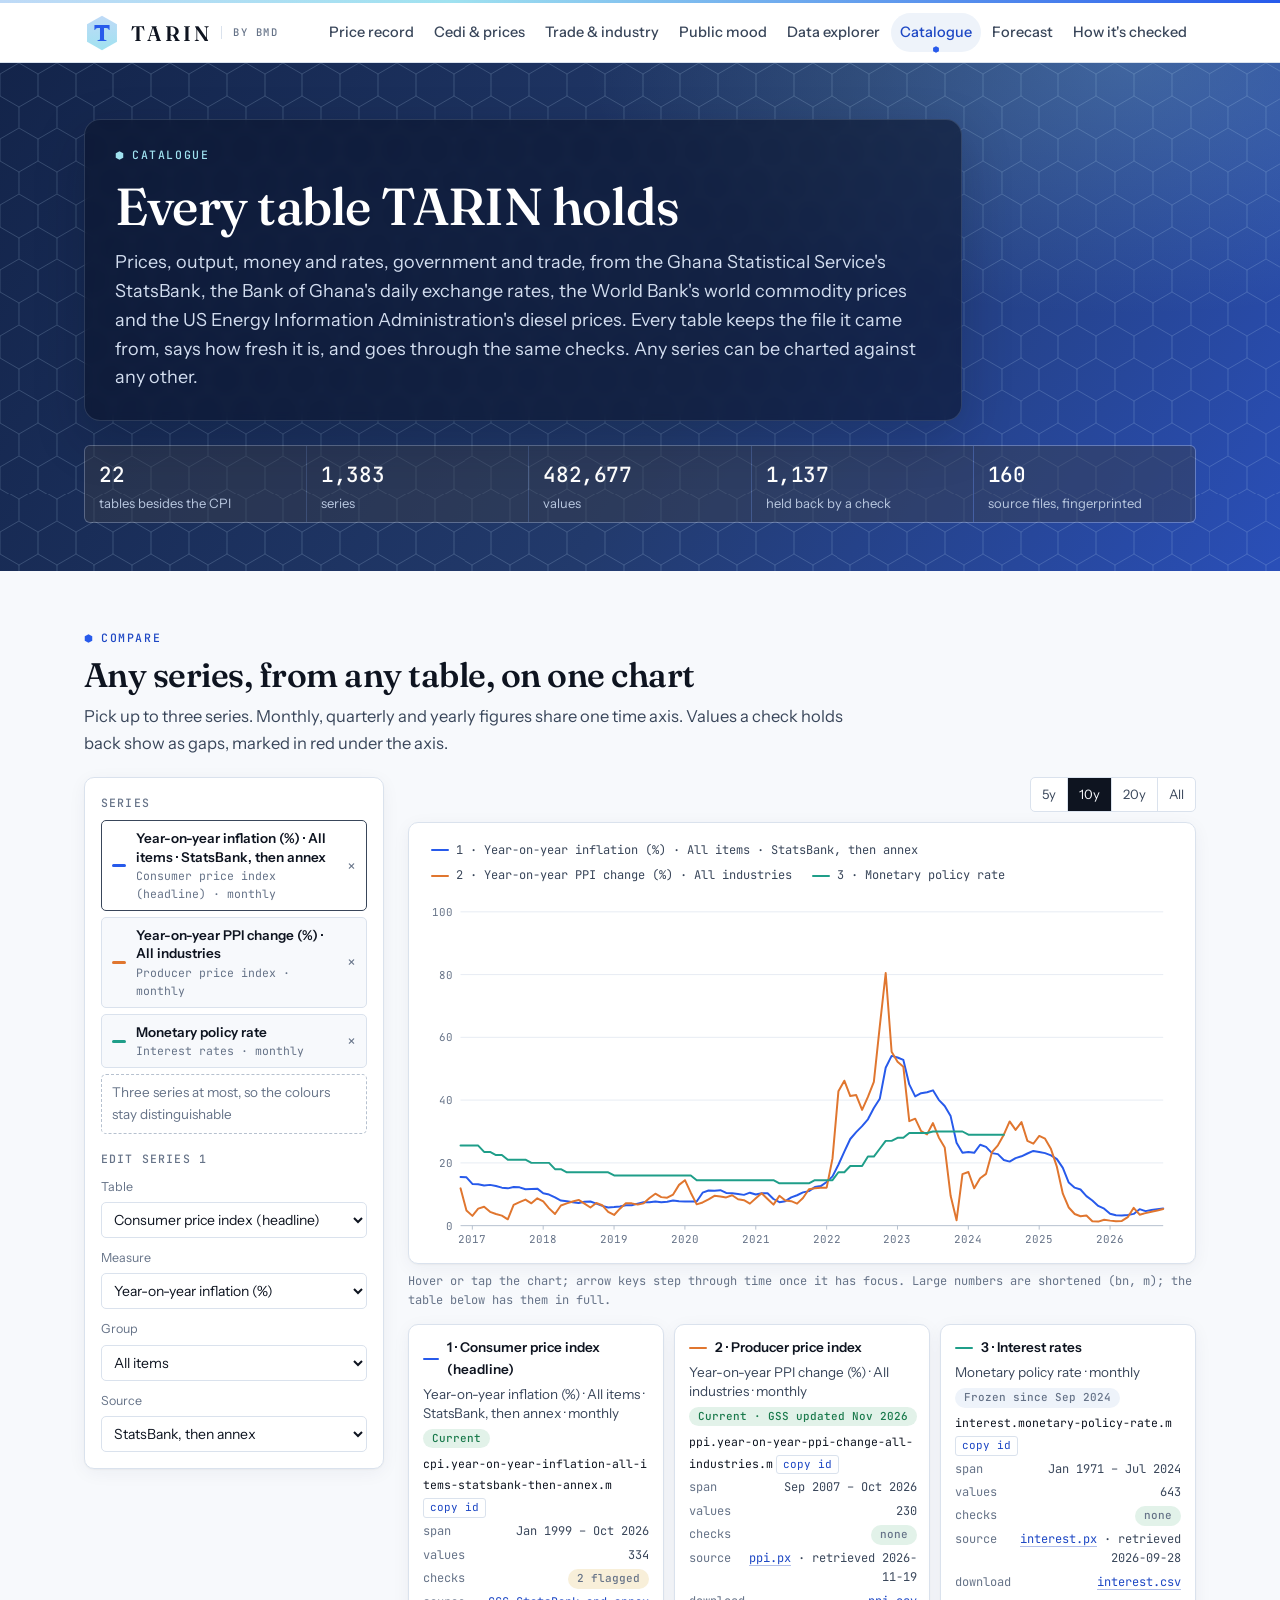
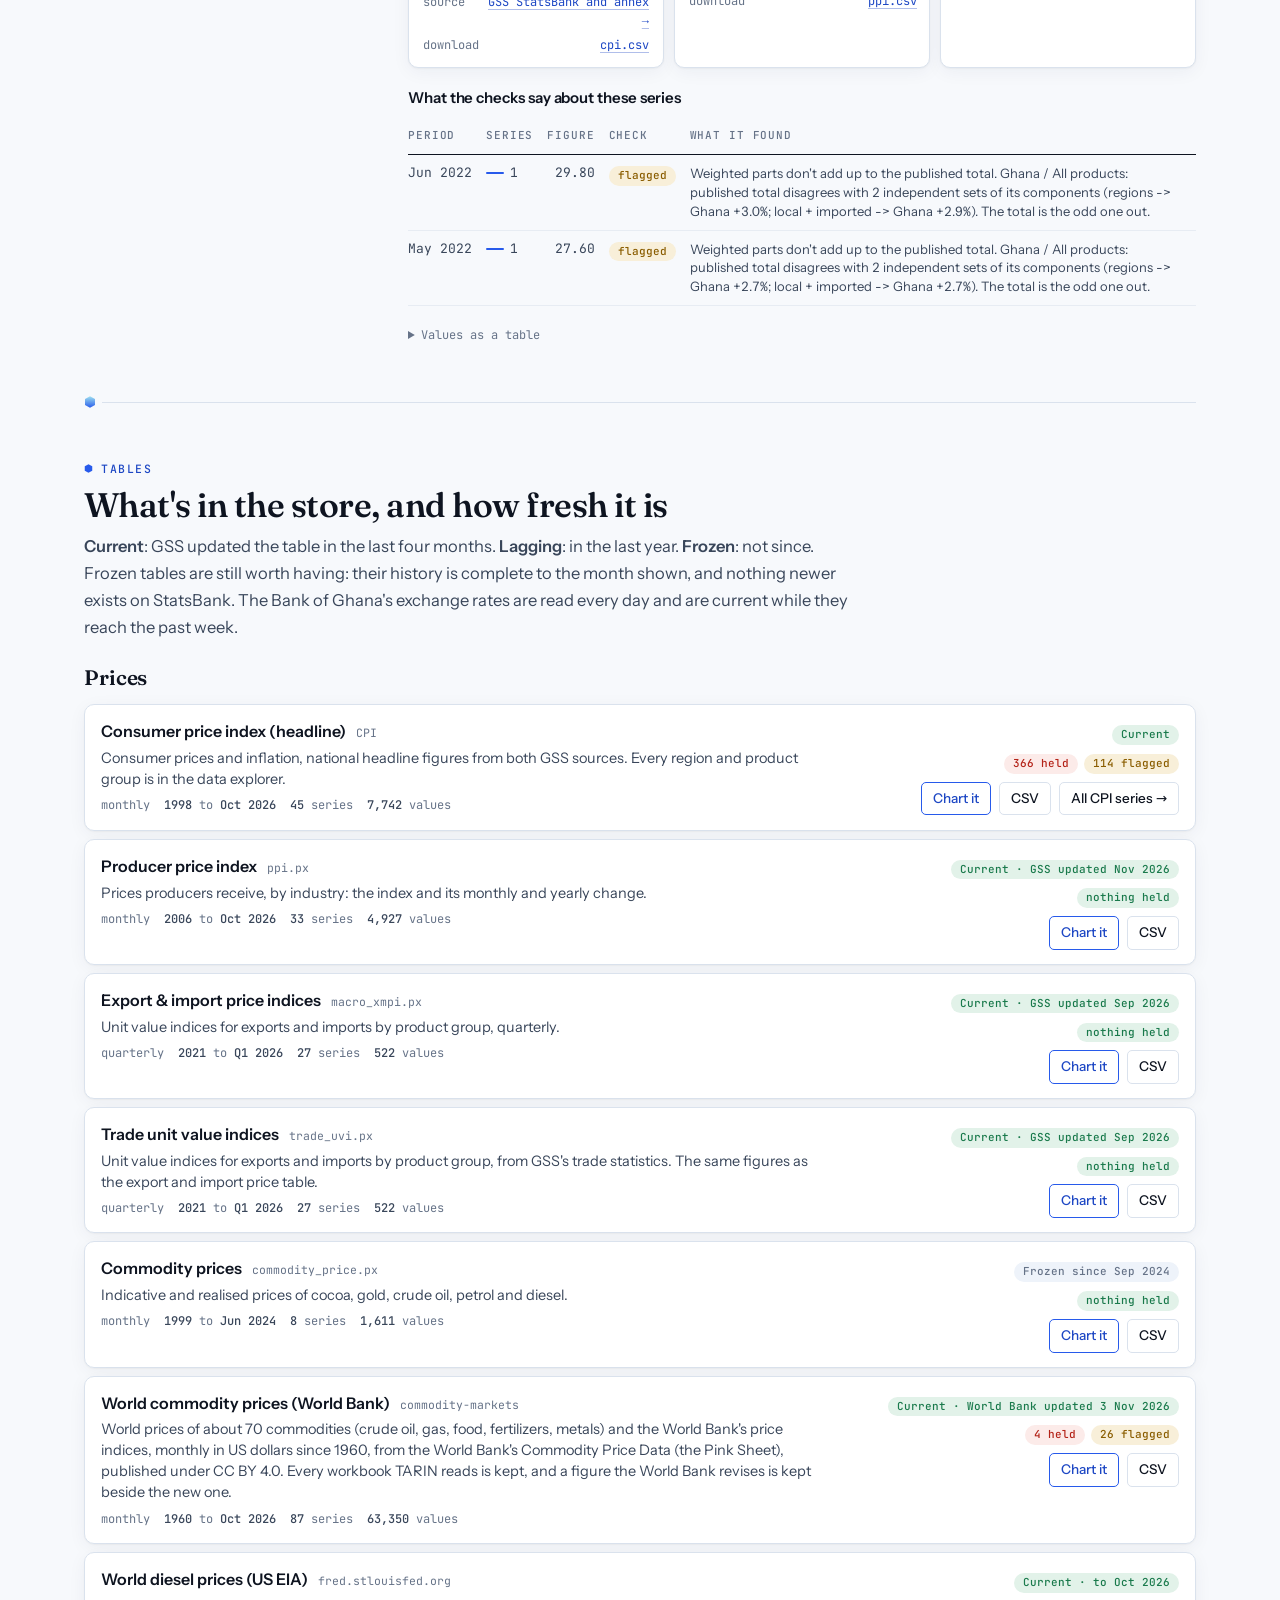
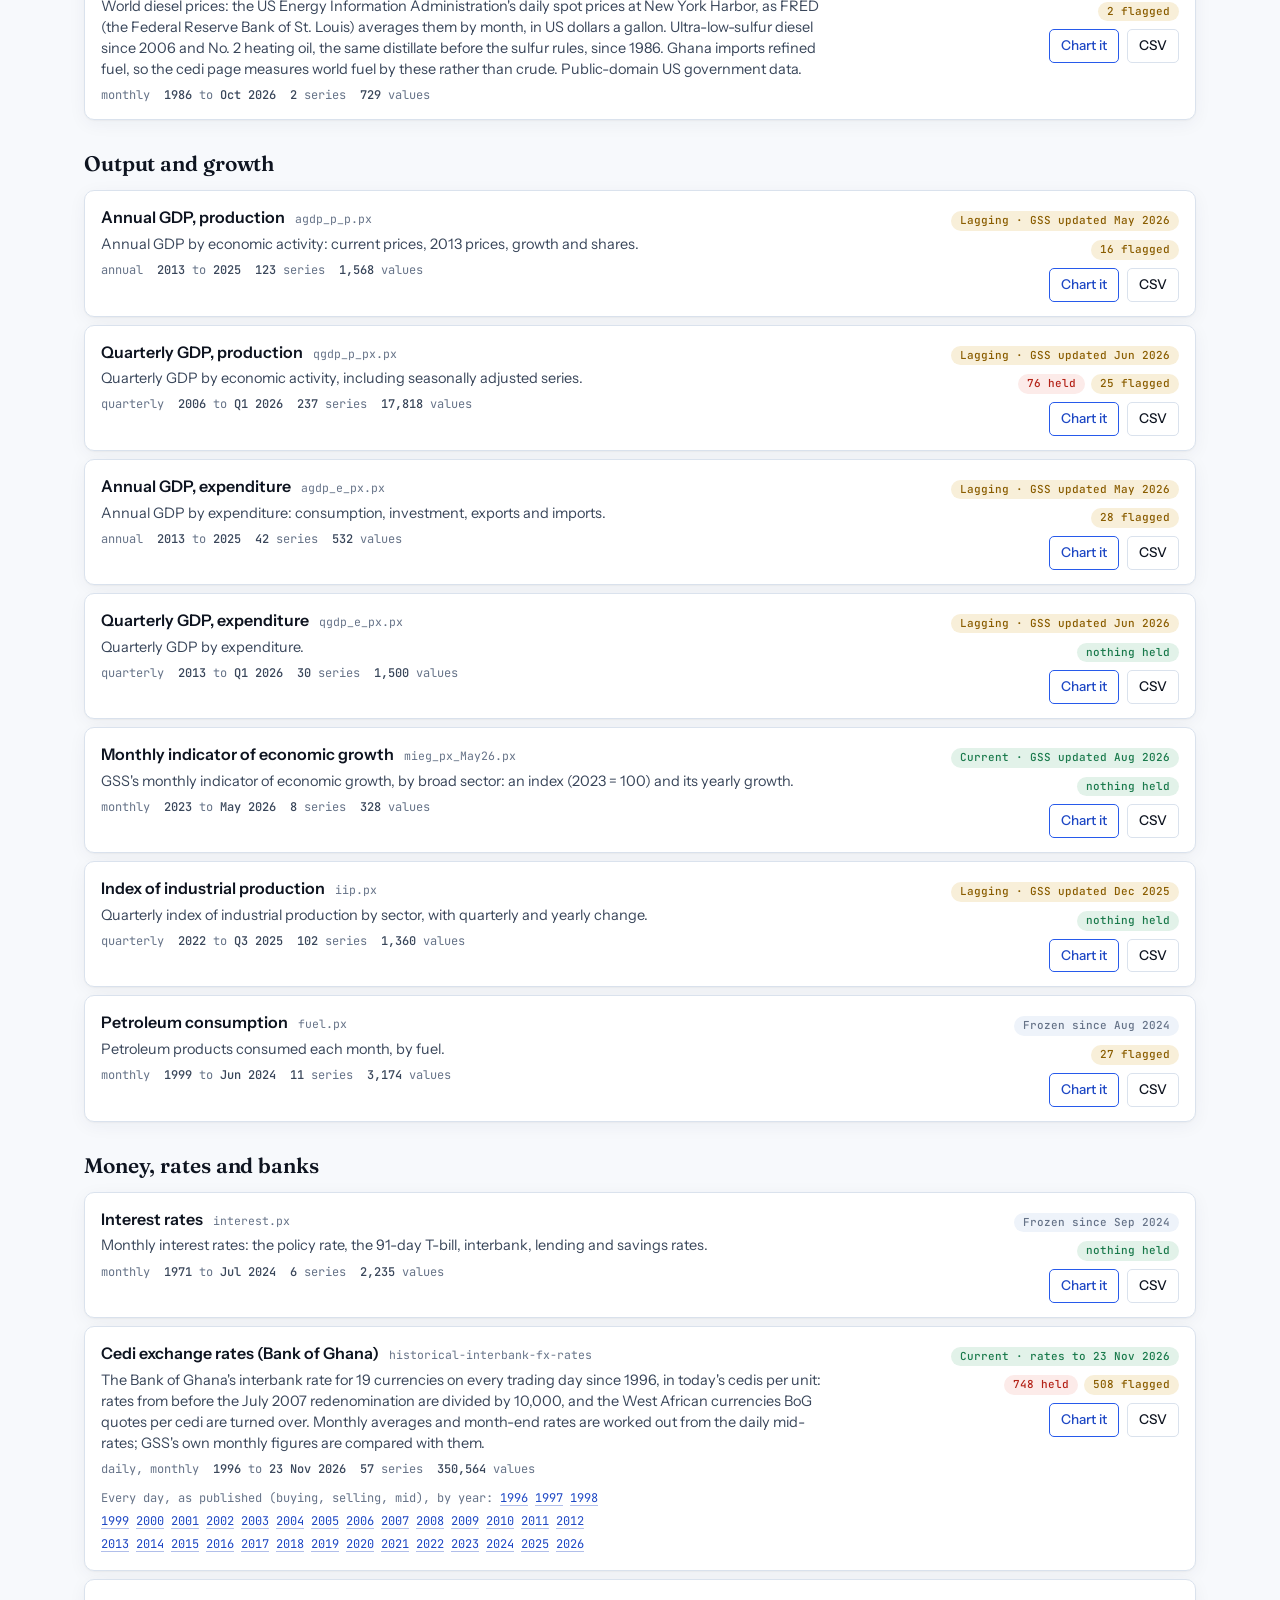
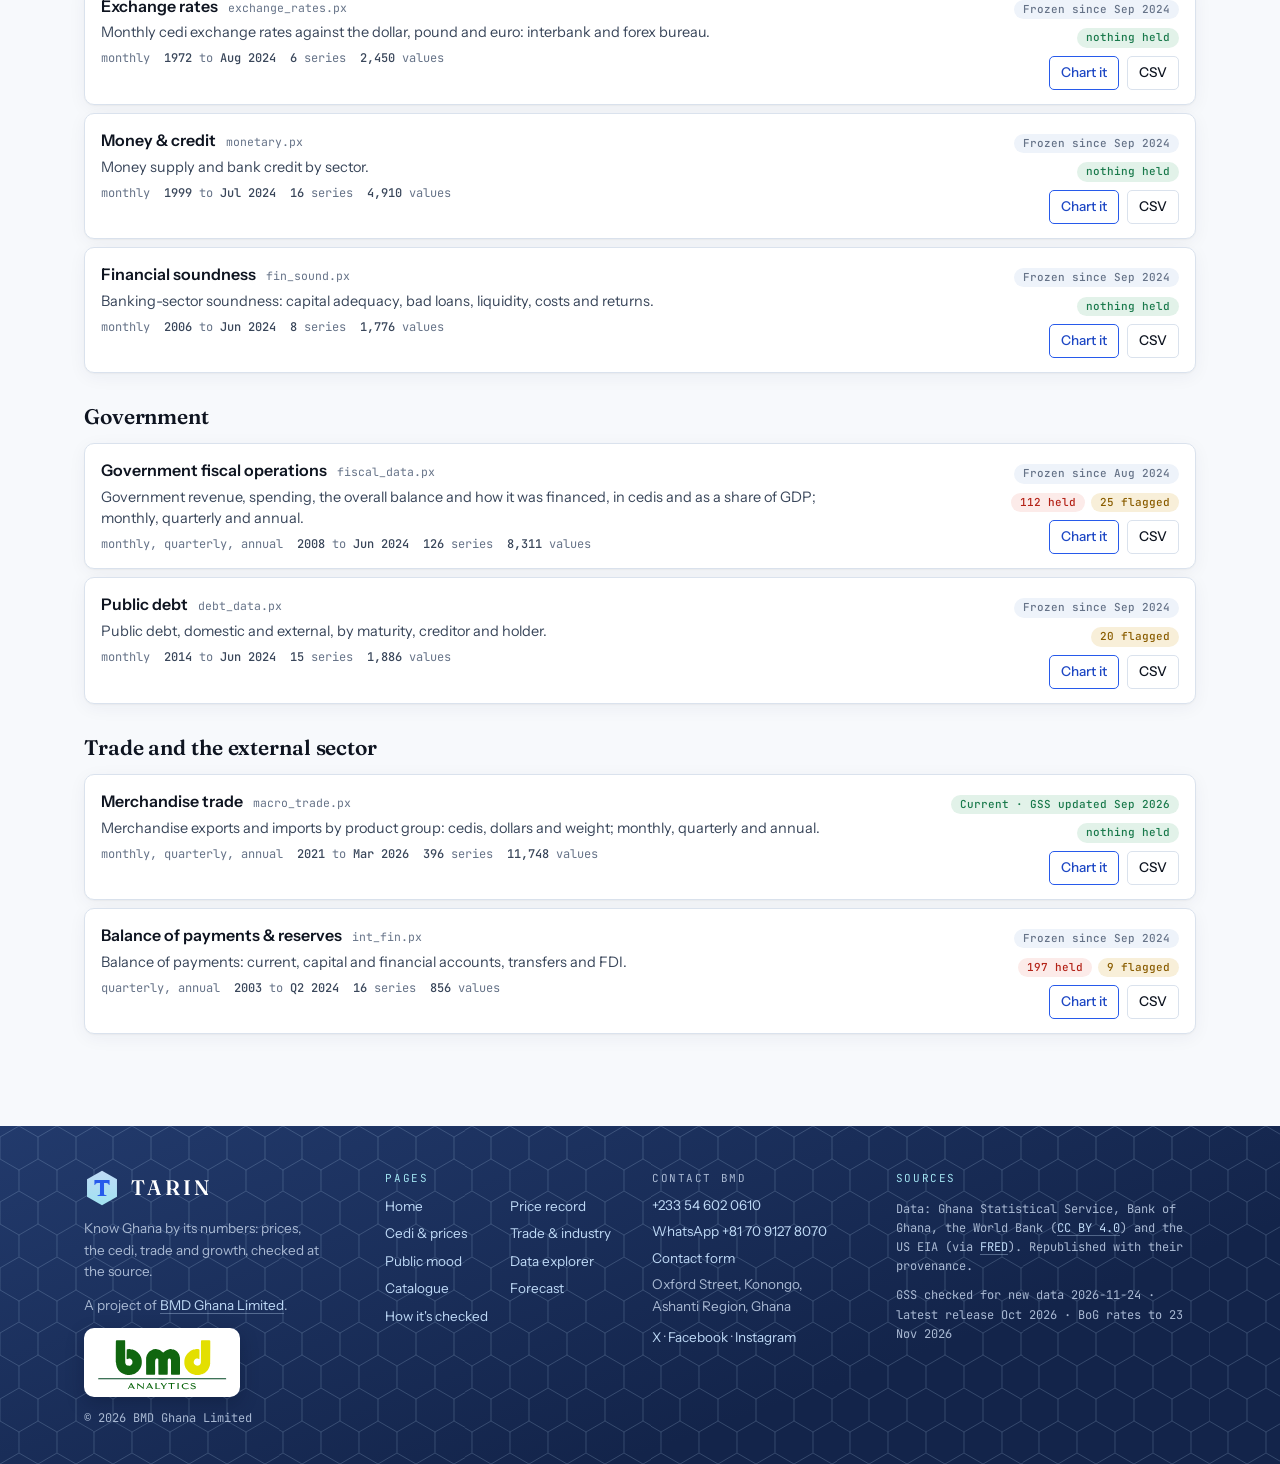
<file: catalogue/index.html>
<!doctype html>
<html lang="en">
<head>
<meta charset="utf-8">
<meta name="viewport" content="width=device-width, initial-scale=1, viewport-fit=cover">
<meta name="color-scheme" content="light">
<meta name="author" content="BMD Ghana Limited">
<meta name="theme-color" content="#ffffff">
<title>Catalogue · TARIN</title>
<meta name="description" content="Every table TARIN holds from Ghana Statistical Service: prices, GDP, money and rates, government and trade. Each with its source file, freshness and checks, and any series comparable with any other.">
<meta property="og:type" content="website">
<meta property="og:site_name" content="TARIN">
<meta property="og:title" content="Catalogue · TARIN">
<meta property="og:description" content="Every table TARIN holds from Ghana Statistical Service: prices, GDP, money and rates, government and trade. Each with its source file, freshness and checks, and any series comparable with any other.">
<meta property="og:url" content="https://tarin.bmdghana.com/catalogue/">
<meta property="og:image" content="https://tarin.bmdghana.com/assets/og.png">
<meta property="og:image:width" content="1200">
<meta property="og:image:height" content="630">
<meta property="og:image:alt" content="TARIN: Know Ghana by its numbers">
<meta name="twitter:card" content="summary_large_image">
<link rel="icon" href="../assets/favicon.svg" type="image/svg+xml">
<link rel="preload" href="../assets/fonts/instrument-sans-latin-wght-normal.woff2" as="font" type="font/woff2" crossorigin>
<link rel="preload" href="../assets/fonts/fraunces-latin-opsz-normal.woff2" as="font" type="font/woff2" crossorigin>
<link rel="stylesheet" href="../assets/tarin.css?v=60d1ac0f77">
<style>
.stats { display: grid; grid-template-columns: repeat(auto-fit, minmax(140px, 1fr)); gap: 1px; background: var(--rule); border: 1px solid var(--rule); border-radius: 6px; overflow: hidden; margin-top: 8px; }
.stats div { background: var(--surface); padding: 12px 14px 10px; display: grid; gap: 2px; align-content: start; }
.stats b { font-family: var(--f-mono); font-weight: 500; font-size: 21px; color: var(--ink); font-variant-numeric: tabular-nums; }
.stats span { font-size: 13px; color: var(--ink-2); line-height: 1.4; }

.x-layout { display: grid; grid-template-columns: 300px minmax(0, 1fr); gap: 24px; align-items: start; }
.panel { padding: 16px; display: grid; gap: 16px; position: sticky; top: 12px; }
.panel h3 { font-family: var(--f-mono); font-size: 11.5px; font-weight: 500; letter-spacing: 0.1em; text-transform: uppercase; color: var(--muted); }
.slots { display: grid; gap: 6px; }
.slot-row { display: grid; grid-template-columns: minmax(0, 1fr) auto; align-items: stretch; background: var(--paper);
  border: 1px solid var(--rule); border-radius: 5px; }
.slot-row.on { border-color: var(--ink-2); background: var(--surface); }
.slot { display: grid; grid-template-columns: 14px minmax(0, 1fr); gap: 10px; align-items: center; text-align: left;
  font: inherit; font-size: 13.5px; line-height: 1.35; color: var(--ink-2); background: none; border: 0;
  padding: 8px 4px 8px 10px; cursor: pointer; width: 100%; }
.slot[aria-pressed="true"] { color: var(--ink); }
.slot .sw { width: 14px; height: 3px; border-radius: 2px; }
.slot .nm b { display: block; font-weight: 600; color: var(--ink); overflow-wrap: anywhere; }
.slot .nm span { font-family: var(--f-mono); font-size: 11.5px; color: var(--muted); }
.slot-row .x { font: inherit; font-family: var(--f-mono); font-size: 15px; color: var(--muted); background: none; border: 0; padding: 0 10px; cursor: pointer; border-radius: 0 5px 5px 0; }
.slot-row .x:hover { background: var(--sunk); color: var(--ink); }
.add { font: inherit; font-size: 13.5px; color: var(--brand-ink); background: none; border: 1px dashed var(--axis); border-radius: 5px; padding: 7px 10px; cursor: pointer; text-align: left; width: 100%; margin-top: 6px; }
.add:disabled { color: var(--muted); cursor: default; }
.field { display: grid; gap: 5px; }
.field label, .field .lab { font-size: 12.5px; color: var(--muted); }
select { font: inherit; font-size: 14px; color: var(--ink); background: var(--surface); border: 1px solid var(--rule); border-radius: 5px; padding: 7px 8px; width: 100%; }
select:disabled { color: var(--ink-2); background: var(--sunk); }
.seg { display: inline-flex; flex-wrap: wrap; border: 1px solid var(--rule); border-radius: 5px; overflow: hidden; background: var(--surface); }
.seg button { font: inherit; font-size: 13px; color: var(--ink-2); background: none; border: 0; padding: 6px 11px; cursor: pointer; border-right: 1px solid var(--rule); }
.seg button:last-child, .seg button.end { border-right: 0; }
.field .seg { justify-self: start; }
.seg button[aria-pressed="true"] { background: var(--ink); color: var(--paper); }
.seg button:disabled { color: var(--axis); cursor: default; }
.toolbar { display: flex; flex-wrap: wrap; justify-content: space-between; gap: 10px 16px; align-items: center; margin-bottom: 10px; }
.toolbar .note { font-family: var(--f-mono); font-size: 12px; color: var(--muted); }
.info { display: grid; grid-template-columns: repeat(auto-fit, minmax(250px, 1fr)); gap: 10px; margin-top: 14px; }
.info .card { padding: 12px 14px; display: grid; gap: 4px; font-size: 13.5px; color: var(--ink-2); align-content: start; }
.info .card .top { display: flex; gap: 8px; align-items: center; }
.info .card .top b { color: var(--ink); font-weight: 600; }
.info .card .what { color: var(--ink-2); line-height: 1.4; }
.info .card code { font-size: 11.5px; color: var(--ink); word-break: break-all; }
.info .card .row { display: flex; justify-content: space-between; gap: 10px; font-family: var(--f-mono); font-size: 12px; }
.info .card .row span:first-child { color: var(--muted); white-space: nowrap; }
.info .card .row span:last-child { text-align: right; overflow-wrap: anywhere; }
.copy { font: inherit; font-family: var(--f-mono); font-size: 11px; color: var(--brand-ink); background: none; border: 1px solid var(--rule); border-radius: 3px; padding: 0 6px; cursor: pointer; }
.vals { margin-top: 16px; }
.vals td.st { white-space: normal; min-width: 200px; font-size: 13px; }
.vals .held-cell { color: var(--hold); }
.warn-note { margin-top: 8px; font-size: 13.5px; color: var(--warn); background: var(--warn-bg); border-radius: 5px; padding: 8px 12px; }
.found { margin-top: 18px; display: grid; gap: 8px; }
.found h3 { font-size: 15px; }
.found td.why { white-space: normal; min-width: 260px; font-size: 13px; line-height: 1.45; }
.more { font: inherit; font-size: 13.5px; color: var(--brand-ink); background: none; border: 0; padding: 4px 0; cursor: pointer; text-align: left; }

.group { display: grid; gap: 10px; }
.group + .group { margin-top: 26px; }
.group > h3 { font-family: var(--f-display); font-size: 21px; font-weight: 600; }
.tlist { display: grid; gap: 8px; }
.trow { display: grid; grid-template-columns: minmax(0, 1fr) auto; gap: 8px 22px; padding: 14px 16px; align-items: start; }
.trow .nm { display: flex; flex-wrap: wrap; align-items: baseline; gap: 4px 10px; }
.trow .nm b { font-size: 16px; font-weight: 600; color: var(--ink); }
.trow .nm code { font-size: 11.5px; color: var(--muted); }
.trow .about { color: var(--ink-2); font-size: 14.5px; line-height: 1.45; margin-top: 3px; max-width: 72ch; }
.trow .meta { font-family: var(--f-mono); font-size: 12px; color: var(--muted); margin-top: 6px; display: flex; flex-wrap: wrap; gap: 4px 14px; }
.trow .meta b { color: var(--ink-2); font-weight: 500; }
.trow .years { margin-top: 8px; font-family: var(--f-mono); font-size: 12px; line-height: 1.9; max-width: 72ch; }
.trow .years a { white-space: nowrap; }
.trow .side { display: grid; gap: 8px; justify-items: end; align-content: start; }
.trow .acts { display: flex; gap: 8px; flex-wrap: wrap; justify-content: flex-end; }
.btn-s { font: inherit; font-size: 13.5px; font-weight: 500; color: var(--ink); background: var(--surface); border: 1px solid var(--rule); border-radius: 5px; padding: 5px 11px; cursor: pointer; text-decoration: none; white-space: nowrap; }
.btn-s:hover { border-color: var(--axis); color: var(--ink); }
.btn-s.primary { color: var(--brand-ink); border-color: var(--brand); }
.checks-line { display: flex; flex-wrap: wrap; gap: 6px; justify-content: flex-end; }

@media (max-width: 600px) {
  .stats { grid-template-columns: repeat(2, minmax(0, 1fr)); }
  .stats div:last-child:nth-child(odd) { grid-column: 1 / -1; }
  /* the checks list as stacked rows: period, series, figure and verdict, then the words */
  #t-found thead { display: none; }
  #t-found tr { display: grid; grid-template-columns: auto auto minmax(0, 1fr) auto; gap: 4px 12px; align-items: center;
    padding: 10px 0; border-bottom: 1px solid var(--grid); }
  #t-found td { border: 0; padding: 0; }
  #t-found td.why { grid-column: 1 / -1; min-width: 0; }
}
@media (max-width: 860px) {
  .x-layout { grid-template-columns: 1fr; }
  .panel { position: static; }
  .trow { grid-template-columns: 1fr; }
  .trow .side { justify-items: start; }
  .trow .acts, .checks-line { justify-content: flex-start; }
}
</style>
</head>
<body data-root="../" data-page="catalogue">

<header class="band">
  <div class="wrap">
    <a class="brand" href="../index.html" aria-label="TARIN home, a BMD Ghana project"><img src="../assets/logo.svg" alt=""><span class="word">TARIN</span><span class="by">by BMD</span></a>
    <nav class="main" aria-label="Main">
      <a href="../price-record/index.html">Price record</a>
      <a href="../cedi/index.html">Cedi &amp; prices</a>
      <a href="../trade/index.html">Trade &amp; industry</a>
      <a href="../polls/index.html">Public mood</a>
      <a href="../explorer/index.html">Data explorer</a>
      <a href="index.html" aria-current="page">Catalogue</a>
      <a href="../forecast/index.html">Forecast</a>
      <a href="../checks/index.html">How it's checked</a>
    </nav>
  </div>
</header>

<main class="wrap">
  <div class="page-head" style="padding-block:32px 24px">
    <div class="ph-text">
    <span class="eyebrow">Catalogue</span>
    <h1>Every table TARIN holds</h1>
    <p class="lede" id="c-lede">Prices, output, money and rates, government and trade, from the Ghana Statistical Service's StatsBank, the Bank of Ghana's daily exchange rates, the World Bank's world commodity prices and the US Energy Information Administration's diesel prices. Every table keeps the file it came from, says how fresh it is, and goes through the same checks. Any series can be charted against any other.</p>
    </div>
    <div class="stats" id="c-stats">
      <div><b data-k="all_tables">–</b><span>tables besides the CPI</span></div>
      <div><b data-k="series">–</b><span>series</span></div>
      <div><b data-k="values">–</b><span>values</span></div>
      <div><b data-k="held">–</b><span>held back by a check</span></div>
      <div><b data-k="files">–</b><span>source files, fingerprinted</span></div>
    </div>
  </div>

  <section class="block" id="compare" aria-labelledby="h-compare">
    <div class="read">
      <span class="eyebrow">Compare</span>
      <h2 id="h-compare" style="margin-top:6px">Any series, from any table, on one chart</h2>
      <p class="muted" style="margin-top:8px">Pick up to three series. Monthly, quarterly and yearly figures share one time axis. Values a check holds back show as gaps, marked in red under the axis.</p>
    </div>
    <div class="x-layout">
      <aside class="panel card" aria-label="Choose series">
        <div>
          <h3>Series</h3>
          <div class="slots" id="slots" role="group" aria-label="Series on the chart" style="margin-top:8px"></div>
          <button class="add" id="add" type="button">+ Add a series to compare</button>
        </div>
        <div>
          <h3 id="edit-h">Edit series 1</h3>
          <div style="display:grid;gap:10px;margin-top:8px">
            <div class="field"><label for="f-table">Table</label><select id="f-table"></select></div>
            <div id="f-dims" style="display:grid;gap:10px"></div>
            <div class="field" id="f-freq-w"><span class="lab">Frequency</span>
              <div class="seg" id="f-freq" role="group" aria-label="Frequency">
                <button type="button" data-v="d">Daily</button><button type="button" data-v="m">Monthly</button><button type="button" data-v="q">Quarterly</button><button type="button" data-v="a">Annual</button>
              </div>
            </div>
          </div>
        </div>
      </aside>

      <div>
        <div class="toolbar">
          <span class="note" id="c-grid"></span>
          <div class="seg" id="f-range" role="group" aria-label="Time range">
            <button type="button" data-v="5">5y</button><button type="button" data-v="10">10y</button><button type="button" data-v="20">20y</button><button type="button" data-v="0">All</button>
          </div>
        </div>
        <div class="chart" id="c-x">
          <div class="legend" id="x-legend"></div>
        </div>
        <div class="warn-note" id="c-units" hidden></div>
        <p class="caption" style="margin-top:8px" id="x-cap">Hover or tap the chart; arrow keys step through time once it has focus. Large numbers are shortened (bn, m); the table below has them in full.</p>
        <div class="info" id="info"></div>
        <div class="found" id="found" hidden>
          <h3>What the checks say about these series</h3>
          <div class="tbl-wrap"><table class="data" id="t-found"></table></div>
          <button class="more" id="found-more" type="button" hidden></button>
        </div>
        <details class="vals" id="vals">
          <summary>Values as a table</summary>
          <div class="tbl-wrap"><table class="data" id="t-vals"></table></div>
        </details>
      </div>
    </div>
  </section>

  <section class="block" id="tables" aria-labelledby="h-tables">
    <div class="read">
      <span class="eyebrow">Tables</span>
      <h2 id="h-tables" style="margin-top:6px">What's in the store, and how fresh it is</h2>
      <p class="muted" style="margin-top:8px"><b style="color:var(--ink-2);font-weight:600">Current</b>: GSS updated the table in the last four months. <b style="color:var(--ink-2);font-weight:600">Lagging</b>: in the last year. <b style="color:var(--ink-2);font-weight:600">Frozen</b>: not since. Frozen tables are still worth having: their history is complete to the month shown, and nothing newer exists on StatsBank. The Bank of Ghana's exchange rates are read every day and are current while they reach the past week.</p>
    </div>
    <div id="groups"></div>
  </section>
</main>

<footer class="site">
  <div class="wrap">
    <div class="f-brand">
      <a class="brand" href="../index.html" aria-label="TARIN home"><img src="../assets/logo.svg" alt=""><span class="word">TARIN</span></a>
      <p>Know Ghana by its numbers: prices, the cedi, trade and growth, checked at the source.</p>
      <p>A project of <a href="https://bmdghana.com/">BMD Ghana Limited</a>.</p>
      <a class="f-bmd" href="https://bmdghana.com/" aria-label="BMD Analytics, bmdghana.com"><img src="../assets/bmd-analytics.svg" alt="BMD Analytics" width="132" height="55"></a>
      <p class="f-copy">© 2026 BMD Ghana Limited</p>
    </div>
    <nav class="f-nav" aria-label="Pages">
      <span class="f-label">Pages</span>
      <a href="../index.html">Home</a>
      <a href="../price-record/index.html">Price record</a>
      <a href="../cedi/index.html">Cedi &amp; prices</a>
      <a href="../trade/index.html">Trade &amp; industry</a>
      <a href="../polls/index.html">Public mood</a>
      <a href="../explorer/index.html">Data explorer</a>
      <a href="../catalogue/index.html">Catalogue</a>
      <a href="../forecast/index.html">Forecast</a>
      <a href="../checks/index.html">How it's checked</a>
    </nav>
    <div class="f-contact">
      <span class="f-label">Contact BMD</span>
      <a href="tel:+233546020610">+233 54 602 0610</a>
      <a href="https://wa.me/817091278070" rel="noopener">WhatsApp +81 70 9127 8070</a>
      <a href="https://bmdghana.com/contact" rel="noopener">Contact form</a>
      <span>Oxford Street, Konongo,<br>Ashanti Region, Ghana</span>
      <span class="f-social"><a href="https://x.com/BMDGhana" rel="noopener">X</a> · <a href="https://www.facebook.com/bmdghana/" rel="noopener">Facebook</a> · <a href="https://www.instagram.com/bmdghana/" rel="noopener">Instagram</a></span>
    </div>
    <div class="f-meta">
      <span class="f-label">Sources</span>
      <span>Data: Ghana Statistical Service, Bank of Ghana, the World Bank (<a href="https://creativecommons.org/licenses/by/4.0/">CC BY 4.0</a>) and the US EIA (via <a href="https://fred.stlouisfed.org/">FRED</a>). Republished with their provenance.</span>
      <span id="site-status" hidden></span>
    </div>
  </div>
</footer>

<script src="../assets/tarin.js?v=3985f6f001"></script>
<script>
(function () {
  "use strict";
  var T = window.TARIN;
  var COLORS = ["var(--s1)", "var(--s2)", "var(--s3)"];
  var FREQ_NAME = { d: "daily", m: "monthly", q: "quarterly", a: "annual" };
  var FREQ_ORDER = "dmqa";
  var C, byId = {}, lookup = {}, files = {};
  var state = { slots: [], active: 0, range: 10 };

  /* ---------- catalogue model ---------- */
  function tbl(k) { return C.tables[k]; }
  function rowKey(t, dims, f) { return t + "|" + dims.join(",") + "|" + f; }
  function seriesOf(slot) { return lookup[rowKey(slot.t, slot.dims, slot.f)]; }
  function load(t) {
    if (!files[t]) files[t] = T.json("data/tables/" + t + ".json");
    return files[t];
  }
  function dimValue(t, j, idx) { return tbl(t).dims[j][1][idx]; }
  // cascading options: values of dimension j that exist with the choices made above it
  function options(slot, j) {
    var seen = {}, out = [];
    tbl(slot.t).series.forEach(function (r) {
      for (var i = 0; i < j; i++) if (r[2][i] !== slot.dims[i]) return;
      if (!seen[r[2][j]]) { seen[r[2][j]] = 1; out.push(r[2][j]); }
    });
    return out.sort(function (a, b) { return a - b; });
  }
  function freqOptions(slot) {
    var seen = {};
    tbl(slot.t).series.forEach(function (r) { if (r[2].join(",") === slot.dims.join(",")) seen[r[1]] = 1; });
    return FREQ_ORDER.split("").filter(function (f) { return seen[f]; });
  }
  function normalise(slot) {
    var D = tbl(slot.t).dims;
    for (var j = 0; j < D.length; j++) {
      var o = options(slot, j);
      if (o.indexOf(slot.dims[j]) < 0) slot.dims[j] = o[0];
    }
    var fo = freqOptions(slot);
    if (fo.indexOf(slot.f) < 0) slot.f = fo[0];
    return slot;
  }
  function slotFor(id) { var r = byId[id]; return r ? { t: r.t, dims: r.row[2].slice(), f: r.row[1] } : null; }
  function firstSlot(t) { var r = tbl(t).series[0]; return { t: t, dims: r[2].slice(), f: r[1] }; }
  function findSlot(t, want) {
    // a slot from dimension values by name; null if the table lacks them
    var D = tbl(t).dims, dims = [];
    for (var j = 0; j < D.length; j++) {
      var i = D[j][1].indexOf(want[D[j][0]]);
      if (i < 0) return null;
      dims.push(i);
    }
    var s = normalise({ t: t, dims: dims, f: "m" });
    return seriesOf(s) ? s : null;
  }
  function describe(slot) {
    var D = tbl(slot.t).dims;
    var bits = slot.dims.map(function (v, j) { return D[j][1][v]; });
    if (D.length > 1 && D[0][0] === "Unit") bits.push(bits.shift());
    return { title: bits.join(" · "), sub: tbl(slot.t).name + " · " + FREQ_NAME[slot.f] };
  }
  function kind(slot) {
    var s = describe(slot).title;
    return /%|\(p\.p\.\)|ratio|return on|share|(lending|deposits?|reference|policy|weighted average) rate|bill rate/i.test(s)
      ? "a percentage or rate" : "a level";
  }

  /* ---------- controls ---------- */
  function segSet(host, v, enabled, offered) {
    Array.prototype.forEach.call(host.querySelectorAll("button"), function (b) {
      var bv = b.getAttribute("data-v");
      b.setAttribute("aria-pressed", bv === String(v) ? "true" : "false");
      if (enabled) b.disabled = !enabled(bv);
      if (offered) b.hidden = offered.indexOf(bv) < 0;      // only the frequencies this table has
    });
    var shown = Array.prototype.filter.call(host.querySelectorAll("button"), function (b) { return !b.hidden; });
    shown.forEach(function (b, i) { b.classList.toggle("end", i === shown.length - 1); });
  }
  function fillTables(sel, value) {
    sel.innerHTML = "";
    C.groups.forEach(function (g) {
      var og = document.createElement("optgroup"); og.label = g[1];
      g[2].forEach(function (k) {
        var op = document.createElement("option"); op.value = k; op.textContent = tbl(k).name;
        if (k === value) op.selected = true; og.appendChild(op);
      });
      sel.appendChild(og);
    });
  }
  function renderControls() {
    var slot = state.slots[state.active];
    document.getElementById("edit-h").textContent = "Edit series " + (state.active + 1);
    fillTables(document.getElementById("f-table"), slot.t);
    var host = document.getElementById("f-dims"); host.innerHTML = "";
    tbl(slot.t).dims.forEach(function (d, j) {
      var w = document.createElement("div"); w.className = "field";
      var id = "f-dim-" + j;
      w.innerHTML = '<label></label><select></select>';
      w.firstChild.textContent = d[0]; w.firstChild.setAttribute("for", id);
      var sel = w.lastChild; sel.id = id;
      var opts = options(slot, j);
      opts.forEach(function (v) {
        var op = document.createElement("option"); op.value = v; op.textContent = d[1][v];
        if (v === slot.dims[j]) op.selected = true; sel.appendChild(op);
      });
      sel.disabled = opts.length < 2;
      sel.addEventListener("change", function () {
        slot.dims[j] = +sel.value; normalise(slot); update();
      });
      host.appendChild(w);
    });
    var fo = freqOptions(slot);
    segSet(document.getElementById("f-freq"), slot.f, function (v) { return fo.indexOf(v) >= 0; }, tbl(slot.t).freqs);
    document.getElementById("f-freq-w").hidden = tbl(slot.t).freqs.length < 2;
    segSet(document.getElementById("f-range"), state.range);
    var sh = document.getElementById("slots"); sh.innerHTML = "";
    state.slots.forEach(function (s, i) {
      var d = describe(s);
      var row = document.createElement("div"); row.className = "slot-row" + (i === state.active ? " on" : "");
      var b = document.createElement("button"); b.type = "button"; b.className = "slot";
      b.setAttribute("aria-pressed", i === state.active ? "true" : "false");
      b.innerHTML = '<i class="sw"></i><span class="nm"><b></b><span></span></span>';
      b.querySelector(".sw").style.background = COLORS[i];
      b.querySelector("b").textContent = d.title;
      b.querySelector(".nm span").textContent = d.sub;
      b.setAttribute("aria-label", "Series " + (i + 1) + ": " + d.title + ", " + d.sub + ". Edit");
      b.addEventListener("click", function () { state.active = i; update(); });
      row.appendChild(b);
      if (state.slots.length > 1) {
        var x = document.createElement("button"); x.type = "button"; x.className = "x"; x.textContent = "×";
        x.setAttribute("aria-label", "Remove series " + (i + 1));
        x.addEventListener("click", function () { state.slots.splice(i, 1); state.active = Math.min(state.active, state.slots.length - 1); update(); });
        row.appendChild(x);
      }
      sh.appendChild(row);
    });
    var add = document.getElementById("add");
    add.disabled = state.slots.length >= 3;
    add.textContent = state.slots.length >= 3 ? "Three series at most, so the colours stay distinguishable" : "+ Add a series to compare";
  }

  /* ---------- time helpers ---------- */
  // where a period sits on a finer axis: the middle of its span (a quarter at its middle month, a year at July;
  // on a daily axis, a month at its 15th)
  function onGrid(p, g) {
    var f = T.freqOf(p), y = +p.slice(0, 4);
    if (f === g) return T.pIndex(p);
    if (g === "d") {
      var mo = f === "m" ? +p.slice(5, 7) : f === "q" ? (+p.slice(6) - 1) * 3 + 2 : 7;
      return T.pIndex(y + "-" + String(mo).padStart(2, "0") + (f === "a" ? "-01" : "-15"));
    }
    if (g === "m") return f === "q" ? y * 12 + (+p.slice(6) - 1) * 3 + 1 : y * 12 + 6;
    return y * 4 + 2;                                    // a year on a quarterly axis
  }
  // the period of frequency f that contains grid period gp
  function containing(gp, f) {
    var g = T.freqOf(gp);
    if (f === g) return gp;
    if (f === "a") return gp.slice(0, 4);
    if (f === "m") return gp.slice(0, 7);                // a day's month
    return gp.slice(0, 4) + "-Q" + (Math.floor((+gp.slice(5, 7) - 1) / 3) + 1);   // a month's (or day's) quarter
  }
  function when(p) {   // a sortable position in time, in years
    var f = T.freqOf(p), y = +p.slice(0, 4);
    if (f === "d") return y + (T.pIndex(p) - T.pIndex(y + "-01-01") + 0.5) / 365.25;
    return f === "m" ? y + (+p.slice(5, 7) - 0.5) / 12 : f === "q" ? y + (+p.slice(6) - 0.5) / 4 : y + 0.5;
  }

  /* ---------- chart, info, checks, table ---------- */
  var FMT = function (v) { return T.compact(v); };
  function draw() {
    var live = state.slots.map(function (s, i) { var r = seriesOf(s); return r ? { r: r, i: i, slot: s } : null; }).filter(Boolean);
    var host = document.getElementById("c-x");
    var legend = document.getElementById("x-legend"); legend.innerHTML = "";
    if (!live.length) { var o = host.querySelector("svg"); if (o) o.remove(); return; }
    Promise.all(live.map(function (l) { return load(l.slot.t); })).then(function (fs) {
      var g = live.map(function (l) { return l.slot.f; }).sort(function (a, b) { return FREQ_ORDER.indexOf(a) - FREQ_ORDER.indexOf(b); })[0];
      var per = T.perYear[g];
      var S = live.map(function (l, j) {
        var b = fs[j].s[l.r.id], k0 = T.pIndex(b[0]);
        var periods = b[1].map(function (_, i) { return T.pAt(l.slot.f, k0 + i); });
        var at = {}; periods.forEach(function (p, i) { at[p] = i; });
        return { l: l, b: b, why: fs[j].why[l.r.id] || {}, periods: periods, at: at };
      });
      var first = Math.min.apply(null, S.map(function (s) { return onGrid(s.periods[0], g); }));
      var last = Math.max.apply(null, S.map(function (s) { return onGrid(s.periods[s.periods.length - 1], g); }));
      if (state.range) first = Math.max(first, last - state.range * per + 1);
      var labels = []; for (var k = first; k <= last; k++) labels.push(T.pAt(g, k));
      var anyHeld = false;
      var series = S.map(function (s) {
        var vals = labels.map(function () { return null; }), held = {}, breaks = {};
        s.periods.forEach(function (p, i) {
          var gi = onGrid(p, g) - first;
          if (gi < 0 || gi >= labels.length) return;
          vals[gi] = s.b[1][i];
          if (s.b[2][i]) { held[gi] = s.b[2][i]; anyHeld = true; }
          if (s.b[1][i] == null && (s.l.slot.f !== "d" || s.b[2][i])) breaks[gi] = true;
        });
        var coarse = s.l.slot.f !== g;
        var d = describe(s.l.slot);
        var sp = document.createElement("span");
        sp.innerHTML = '<i class="key-line"></i>'; sp.firstChild.style.background = COLORS[s.l.i];
        sp.appendChild(document.createTextNode((s.l.i + 1) + " · " + d.title + (coarse ? " (" + FREQ_NAME[s.l.slot.f] + ")" : "")));
        legend.appendChild(sp);
        return { values: vals, color: COLORS[s.l.i], name: String(s.l.i + 1), held: held, connect: coarse || s.l.slot.f === "d",
                 breaks: breaks, dots: coarse || s.l.slot.f === "a", src: s };
      });
      if (anyHeld) { var hs = document.createElement("span"); hs.innerHTML = '<i class="key-held"></i>Held by a check'; legend.appendChild(hs); }
      document.getElementById("c-grid").textContent = live.length > 1 && series.some(function (s) { return s.connect; })
        ? "Shown on a " + FREQ_NAME[g] + " axis; coarser series are dots joined by lines" : "";
      T.lineChart(host, {
        labels: labels, series: series, height: 360, rules: C.rules,
        yFmt: function (v) {
          if (Math.abs(v) >= 1e6) return T.compact(v).replace(/\.(\d*?)0+(?=bn|m)/, function (m0, d) { return d ? "." + d : ""; });
          var d = 0; while (d < 6 && Math.abs(v * Math.pow(10, d) - Math.round(v * Math.pow(10, d))) > 1e-7) d++;
          return T.fmt(v, d);          // as many decimals as the tick needs (0.005 on a yen chart)
        },
        fmt: FMT,
        aria: series.map(function (s) { return describe(s.src.l.slot).title; }).join(", and "),
        tipRows: function (i) {
          return series.map(function (s) {
            var p = containing(labels[i], s.src.l.slot.f), idx = p in s.src.at ? s.src.at[p] : -1;
            var v = idx >= 0 ? s.src.b[1][idx] : null, h = idx >= 0 ? s.src.b[2][idx] : null;
            var tag = p !== labels[i] ? " (" + T.periodLabel(p) + ")" : "";
            return { color: s.color, name: s.name + tag, value: h ? "held" : T.compact(v),
                     note: h ? h.map(function (r) { return C.rules[r] || r; }).join("; ") : null };
          });
        }
      });
      var kinds = {}; live.forEach(function (l) { kinds[kind(l.slot)] = 1; });
      var un = document.getElementById("c-units");
      un.hidden = Object.keys(kinds).length < 2;
      un.textContent = "These series measure different kinds of thing (levels and rates) on one axis: compare their timing and shape, not their heights.";
      info(live); found(S, labels); table(S, labels);
      location.replace("#" + live.map(function (l) { return l.r.id; }).join("~"));
    }).catch(function (e) { T.fail(host, e); });
  }

  function statusPill(t) {
    var x = tbl(t), s = x.source.updated;
    if (t === "cpi") return '<span class="pill ok">Current</span>';
    if (x.source.publisher === "World Bank") {
      var wd = s ? T.dayLabel(s.slice(0, 10)) : "unknown";
      return x.status === "current" ? '<span class="pill ok">Current · World Bank updated ' + wd + "</span>"
        : '<span class="pill warn">Behind · World Bank updated ' + wd + "</span>";
    }
    if (x.source.publisher && x.source.publisher.indexOf("Energy Information") >= 0) {
      var fm = s ? T.monthLabel(s.slice(0, 7)) : "unknown";
      return x.status === "current" ? '<span class="pill ok">Current · to ' + fm + "</span>"
        : '<span class="pill warn">Behind · to ' + fm + "</span>";
    }
    if (x.source.publisher === "BoG") {
      var to = s ? T.dayLabel(s) : "unknown";
      return x.status === "current" ? '<span class="pill ok">Current · rates to ' + to + "</span>"
        : '<span class="pill warn">Behind · rates to ' + to + "</span>";
    }
    var when = s ? T.monthLabel(s.slice(0, 7)) : "unknown";
    if (x.status === "current") return '<span class="pill ok">Current · GSS updated ' + when + "</span>";
    if (x.status === "lagging") return '<span class="pill warn">Lagging · GSS updated ' + when + "</span>";
    return '<span class="pill idle">Frozen since ' + when + "</span>";
  }
  function spanText(a, b) { return T.periodLabel(a) + " – " + T.periodLabel(b); }

  function info(live) {
    var host = document.getElementById("info"); host.innerHTML = "";
    live.forEach(function (l) {
      var r = l.r.row, x = tbl(l.slot.t), d = describe(l.slot), src = x.source;
      var c = document.createElement("div"); c.className = "card";
      c.innerHTML = '<div class="top"><i class="key-line"></i><b></b></div><div class="what"></div><div class="st"></div>' +
        '<div><code></code> <button class="copy" type="button">copy id</button></div>' +
        '<div class="row"><span>span</span><span></span></div>' +
        '<div class="row"><span>values</span><span></span></div>' +
        '<div class="row"><span>checks</span><span></span></div>' +
        '<div class="row"><span>source</span><span></span></div>' +
        '<div class="row"><span>download</span><span><a></a></span></div>';
      c.querySelector(".key-line").style.background = COLORS[l.i];
      c.querySelector("b").textContent = (l.i + 1) + " · " + x.name;
      c.querySelector(".what").textContent = d.title + " · " + FREQ_NAME[l.slot.f];
      c.querySelector(".st").innerHTML = statusPill(l.slot.t);
      c.querySelector("code").textContent = l.r.id;
      var rows = c.querySelectorAll(".row span:last-child");
      rows[0].textContent = spanText(r[4], r[5]);
      rows[1].textContent = T.int(r[6]);
      rows[2].innerHTML = r[7] ? '<span class="pill hold">' + T.int(r[7]) + " held</span>" + (r[8] ? ' <span class="pill warn">' + T.int(r[8]) + " flagged</span>" : "")
        : r[8] ? '<span class="pill warn">' + T.int(r[8]) + " flagged</span>" : '<span class="pill ok">none</span>';
      if (l.slot.t === "cpi") {
        rows[3].innerHTML = '<a href="../explorer/index.html">GSS StatsBank and annex →</a>';
      } else if (src.api) {
        var a = document.createElement("a"); a.href = src.api; a.target = "_blank"; a.rel = "noopener";
        a.textContent = (src.path || "").split("/").pop();
        rows[3].appendChild(a);
        rows[3].appendChild(document.createTextNode(" · retrieved " + (src.retrieved || "").slice(0, 10)));
        rows[3].title = "SHA-256 of the latest response: " + src.sha256;
      }
      var dl = c.querySelector(".row:last-child a"); dl.href = T.ROOT + "data/csv/tables/" + l.slot.t + ".csv";
      dl.setAttribute("download", ""); dl.textContent = l.slot.t + ".csv";
      (x.daily_csv || []).slice(-3).reverse().forEach(function (y) {      // every day, buying and selling too
        var ya = document.createElement("a"); ya.href = T.ROOT + y[1]; ya.setAttribute("download", ""); ya.textContent = y[0];
        dl.parentNode.appendChild(document.createTextNode(" · ")); dl.parentNode.appendChild(ya);
      });
      if (x.daily_csv) { var all = document.createElement("a"); all.href = "#t-" + l.slot.t; all.textContent = "all years";
        dl.parentNode.appendChild(document.createTextNode(" · ")); dl.parentNode.appendChild(all); }
      c.querySelector(".copy").addEventListener("click", function (ev) {
        var btn = ev.currentTarget;
        (navigator.clipboard ? navigator.clipboard.writeText(l.r.id) : Promise.reject()).then(function () { btn.textContent = "copied"; },
          function () { var rg = document.createRange(); rg.selectNodeContents(c.querySelector("code")); var s = getSelection(); s.removeAllRanges(); s.addRange(rg); });
      });
      host.appendChild(c);
    });
  }

  var FOUND_LIMIT = 12, foundAll = false;
  function found(S, labels) {
    var t0 = when(labels[0]) - 0.5, rows = [];
    S.forEach(function (s) {
      Object.keys(s.why).forEach(function (i) {
        var p = s.periods[+i];
        if (!p || when(p) < t0) return;
        s.why[i].forEach(function (w) { rows.push({ s: s, p: p, w: w }); });
      });
    });
    rows.sort(function (a, b) { return when(b.p) - when(a.p) || (a.w[1] === "hold" ? -1 : 1); });
    if (!foundAll) {
      // many values caught by the same check in one series: one row, with the latest case in full
      var groups = {}, order = [];
      rows.forEach(function (x) {
        var k = x.s.l.i + "|" + x.w[0] + "|" + x.w[1];
        if (!groups[k]) { groups[k] = []; order.push(k); }
        groups[k].push(x);
      });
      rows = order.map(function (k) {
        var g = groups[k];
        if (g.length < 4) return g;
        var x = Object.assign({}, g[0]);
        x.many = g.length; x.from = g[g.length - 1].p;
        return [x];
      }).reduce(function (a, b) { return a.concat(b); }, []);
      rows.sort(function (a, b) { return when(b.p) - when(a.p) || (a.w[1] === "hold" ? -1 : 1); });
    }
    var box = document.getElementById("found"), t = document.getElementById("t-found"), more = document.getElementById("found-more");
    box.hidden = !rows.length;
    if (!rows.length) return;
    var shown = foundAll ? rows : rows.slice(0, FOUND_LIMIT);
    t.innerHTML = "<thead><tr><th>Period</th><th>Series</th><th class='r'>Figure</th><th>Check</th><th>What it found</th></tr></thead>";
    var tb = document.createElement("tbody");
    shown.forEach(function (x) {
      var tr = document.createElement("tr");
      tr.innerHTML = "<td class='m'></td><td class='m'></td><td class='r m'></td><td></td><td class='why'></td>";
      tr.children[0].textContent = x.many ? T.periodLabel(x.from) + " – " + T.periodLabel(x.p) : T.periodLabel(x.p);
      tr.children[1].innerHTML = '<i class="key-line" style="background:' + COLORS[x.s.l.i] + ';margin-right:6px;vertical-align:middle"></i>' + (x.s.l.i + 1);
      tr.children[2].textContent = T.compact(x.w[3]);
      tr.children[3].innerHTML = '<span class="pill ' + x.w[1] + '">' + (x.many ? x.many + " " : "") + (x.w[1] === "hold" ? "held" : "flagged") + "</span>";
      tr.children[3].title = x.w[0];
      tr.children[4].textContent = (C.rules[x.w[0]] || x.w[0]) + ". " + (x.many ? "The latest, in full: " : "") + x.w[2];
      tb.appendChild(tr);
    });
    t.appendChild(tb);
    var total = S.reduce(function (n, s) {
      return n + Object.keys(s.why).reduce(function (m, i) { var p = s.periods[+i]; return m + (p && when(p) >= t0 ? s.why[i].length : 0); }, 0);
    }, 0);
    more.hidden = !foundAll && total <= shown.length;
    more.textContent = foundAll ? "Group them again" : "Show each of the " + total + " one by one";
  }

  function table(S, labels) {
    var t0 = when(labels[0]) - 0.5, all = {};
    S.forEach(function (s) { s.periods.forEach(function (p) { if (when(p) >= t0) all[p] = 1; }); });
    var ps = Object.keys(all).sort(function (a, b) { return when(b) - when(a); });
    var head = "<thead><tr><th>Period</th>" + S.map(function (s) { return '<th class="r">' + (s.l.i + 1) + "</th>"; }).join("") + "</tr></thead>";
    // days nobody traded (weekends, holidays) are left out
    ps = ps.filter(function (p) {
      return T.freqOf(p) !== "d" || S.some(function (s) { var i = s.at[p]; return i != null && (s.b[1][i] != null || s.b[2][i]); });
    });
    var body = ps.map(function (p) {
      return "<tr><td class='m'>" + T.periodLabel(p) + "</td>" + S.map(function (s) {
        var i = p in s.at ? s.at[p] : -1;
        if (i < 0) return "<td class='r m'></td>";
        if (s.b[2][i]) return "<td class='r m held-cell' title='" + s.b[2][i].join(", ") + "'>held</td>";
        var v = s.b[1][i];
        return "<td class='r m'>" + (v == null ? "–" : v.toLocaleString("en-GB", { maximumFractionDigits: 6 })) + "</td>";
      }).join("") + "</tr>";
    });
    document.getElementById("t-vals").innerHTML = head + "<tbody>" + body.join("") + "</tbody>";
  }
  function update() { renderControls(); draw(); }

  /* ---------- the catalogue list ---------- */
  function renderList() {
    var host = document.getElementById("groups");
    C.groups.forEach(function (g) {
      var sec = document.createElement("div"); sec.className = "group";
      var h = document.createElement("h3"); h.textContent = g[1]; sec.appendChild(h);
      var list = document.createElement("div"); list.className = "tlist"; sec.appendChild(list);
      g[2].forEach(function (k) {
        var x = tbl(k);
        var row = document.createElement("div"); row.className = "trow card"; row.id = "t-" + k;
        row.innerHTML = '<div><div class="nm"><b></b><code></code></div><p class="about"></p><div class="meta"></div></div>' +
          '<div class="side"><div class="st"></div><div class="checks-line"></div><div class="acts"></div></div>';
        row.querySelector(".nm b").textContent = x.name;
        row.querySelector(".nm code").textContent = k === "cpi" ? "CPI" : (x.source.path || "").split("/").pop();
        row.querySelector(".about").textContent = x.about;
        var last = Object.keys(x.last).map(function (f) { return x.last[f]; })
          .sort(function (a, b) { return when(b) - when(a); })[0];
        var meta = [x.freqs.map(function (f) { return FREQ_NAME[f]; }).join(", "),
                    "<b>" + x.first + "</b> to <b>" + T.periodLabel(last) + "</b>",
                    "<b>" + T.int(x.n_series) + "</b> series", "<b>" + T.int(x.values) + "</b> values"];
        row.querySelector(".meta").innerHTML = meta.map(function (m) { return "<span>" + m + "</span>"; }).join("");
        row.querySelector(".st").innerHTML = statusPill(k);
        var cl = row.querySelector(".checks-line");
        var info = 0; Object.keys(x.rules || {}).forEach(function (r) { info += x.rules[r].info || 0; });
        cl.innerHTML = (x.held ? '<span class="pill hold">' + T.int(x.held) + " held</span>" : "") +
          (x.warned ? '<span class="pill warn">' + T.int(x.warned) + " flagged</span>" : "") +
          (!x.held && !x.warned ? '<span class="pill ok">nothing held</span>' : "");
        cl.title = Object.keys(x.rules || {}).map(function (r) {
          var c = x.rules[r]; return r + ": " + [c.hold && c.hold + " held", c.warn && c.warn + " flagged", c.info && c.info + " to read"].filter(Boolean).join(", ");
        }).join("\n");
        var acts = row.querySelector(".acts");
        var b = document.createElement("button"); b.type = "button"; b.className = "btn-s primary"; b.textContent = "Chart it";
        b.setAttribute("aria-label", "Chart " + x.name);
        b.addEventListener("click", function () {
          state.slots[state.active] = firstSlot(k); update();
          document.getElementById("compare").scrollIntoView({ behavior: "smooth", block: "start" });
        });
        acts.appendChild(b);
        var a = document.createElement("a"); a.className = "btn-s"; a.href = T.ROOT + "data/csv/tables/" + k + ".csv";
        a.setAttribute("download", ""); a.textContent = "CSV";
        a.setAttribute("aria-label", "Download " + x.name + " as CSV");
        acts.appendChild(a);
        if (k === "cpi") {
          var e = document.createElement("a"); e.className = "btn-s"; e.href = "../explorer/index.html"; e.textContent = "All CPI series →";
          acts.appendChild(e);
        }
        if (x.daily_csv) {                       // the daily record, a file per year
          var yl = document.createElement("p"); yl.className = "years caption";
          yl.appendChild(document.createTextNode("Every day, as published (buying, selling, mid), by year: "));
          x.daily_csv.forEach(function (y, i) {
            var ya = document.createElement("a"); ya.href = T.ROOT + y[1]; ya.setAttribute("download", ""); ya.textContent = y[0];
            ya.title = T.int(y[2]) + " rows";
            if (i) yl.appendChild(document.createTextNode(" "));
            yl.appendChild(ya);
          });
          row.firstChild.appendChild(yl);
        }
        list.appendChild(row);
      });
      host.appendChild(sec);
    });
  }

  /* ---------- wiring ---------- */
  function wire() {
    document.getElementById("f-table").addEventListener("change", function (ev) {
      state.slots[state.active] = firstSlot(ev.target.value); update();
    });
    document.getElementById("f-freq").addEventListener("click", function (ev) {
      var v = ev.target.getAttribute && ev.target.getAttribute("data-v"); if (!v || ev.target.disabled) return;
      state.slots[state.active].f = v; update();
    });
    document.getElementById("f-range").addEventListener("click", function (ev) {
      var v = ev.target.getAttribute && ev.target.getAttribute("data-v"); if (v == null) return;
      state.range = +v; update();
    });
    document.getElementById("add").addEventListener("click", function () {
      if (state.slots.length >= 3) return;
      var cur = state.slots[state.active];
      state.slots.push(normalise({ t: cur.t, dims: cur.dims.slice(), f: cur.f }));
      state.active = state.slots.length - 1; update();
    });
    document.getElementById("found-more").addEventListener("click", function () { foundAll = !foundAll; draw(); });
    T.onResize(draw);
  }

  T.json("data/tables.json").then(function (cat) {
    C = cat;
    Object.keys(C.tables).forEach(function (t) {
      C.tables[t].series.forEach(function (r) {
        byId[r[0]] = { t: t, row: r, id: r[0] };
        lookup[rowKey(t, r[2], r[1])] = { id: r[0], row: r };
      });
    });
    Array.prototype.forEach.call(document.querySelectorAll("#c-stats b"), function (b) { b.textContent = T.int(C.totals[b.getAttribute("data-k")]); });
    var fromHash = (location.hash || "").slice(1).split("~").map(slotFor).filter(Boolean).slice(0, 3);
    state.slots = fromHash.length ? fromHash : [
      findSlot("cpi", { Measure: "Year-on-year inflation (%)", Group: "All items", Source: "StatsBank, then annex" }),
      findSlot("ppi", { Measure: "Year-on-year PPI change (%)", Industry: "All industries" }),
      findSlot("interest", { Rate: "Monetary policy rate" })
    ].filter(Boolean);
    if (!state.slots.length) state.slots = [firstSlot(C.groups[0][2][0])];
    renderList(); wire(); update();
  }).catch(function (e) { T.fail(document.getElementById("c-x"), e); });
})();
</script>
</body>
</html>
</file>
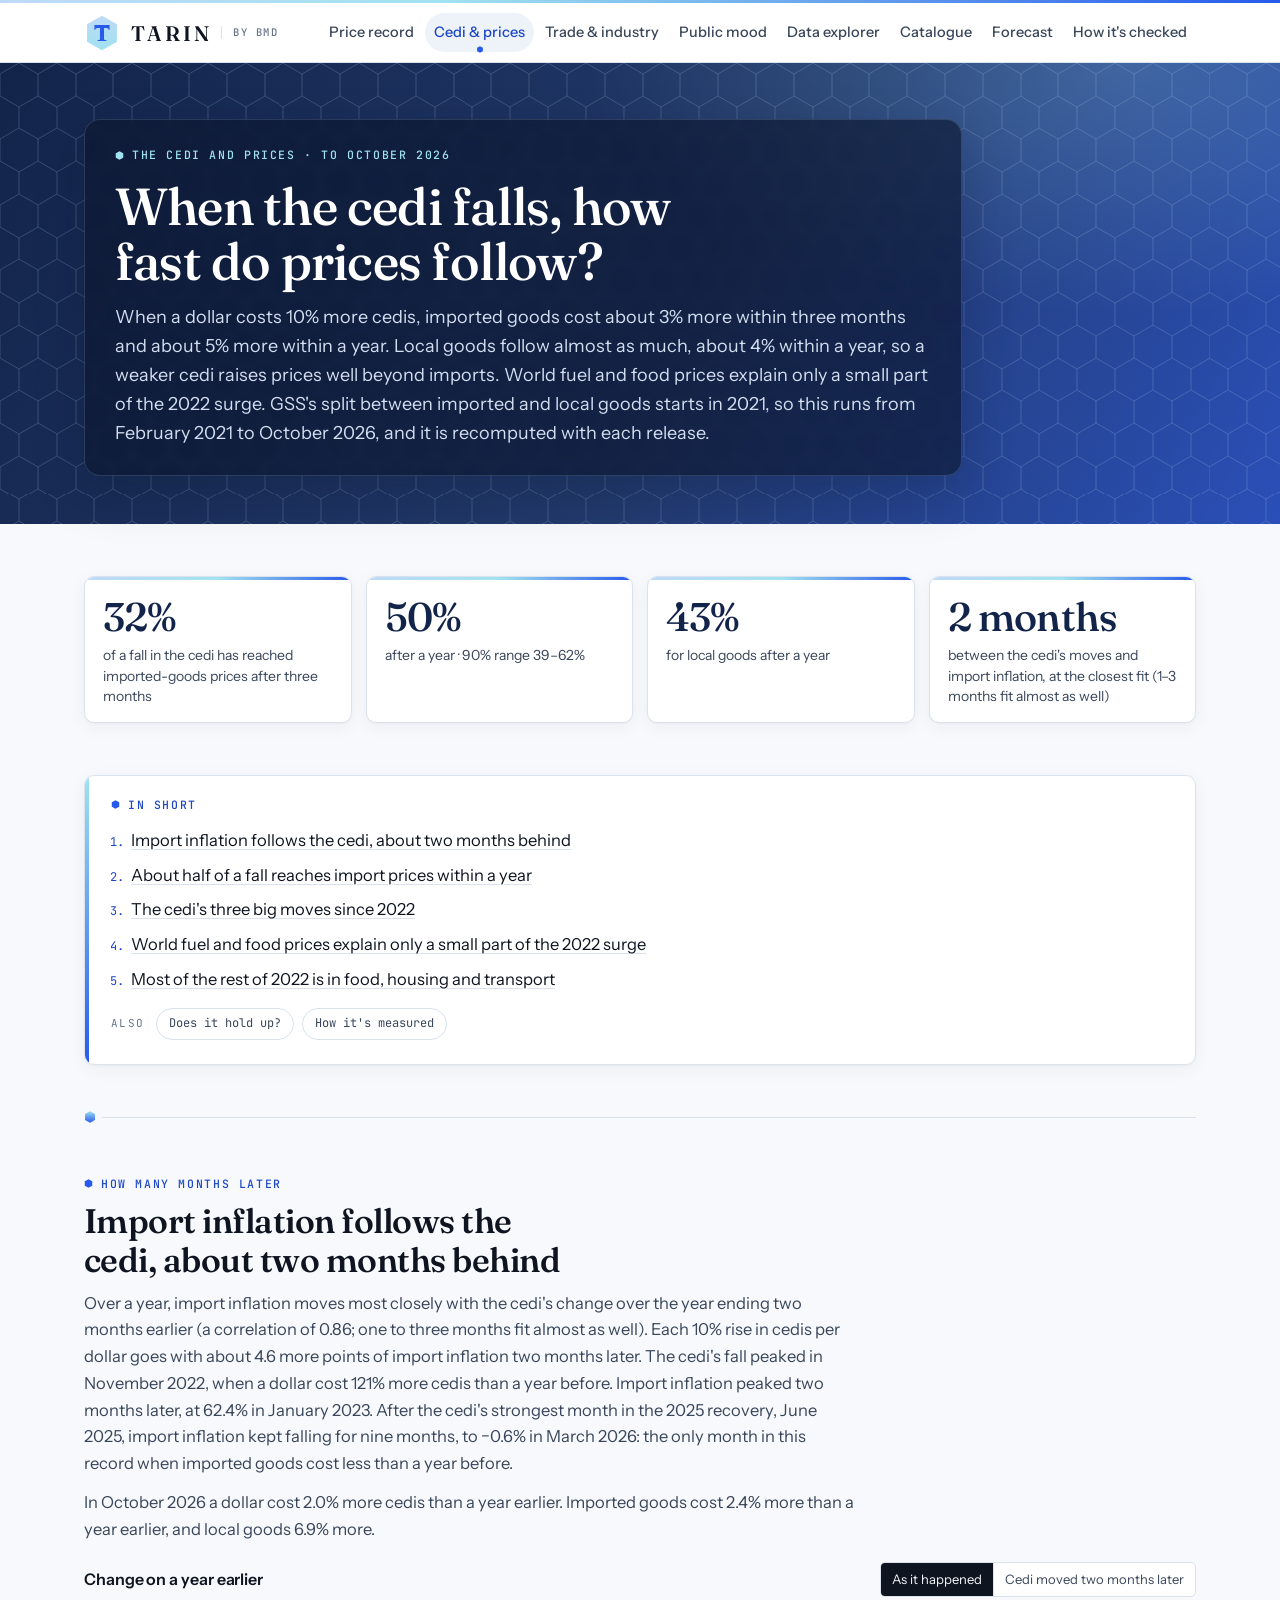
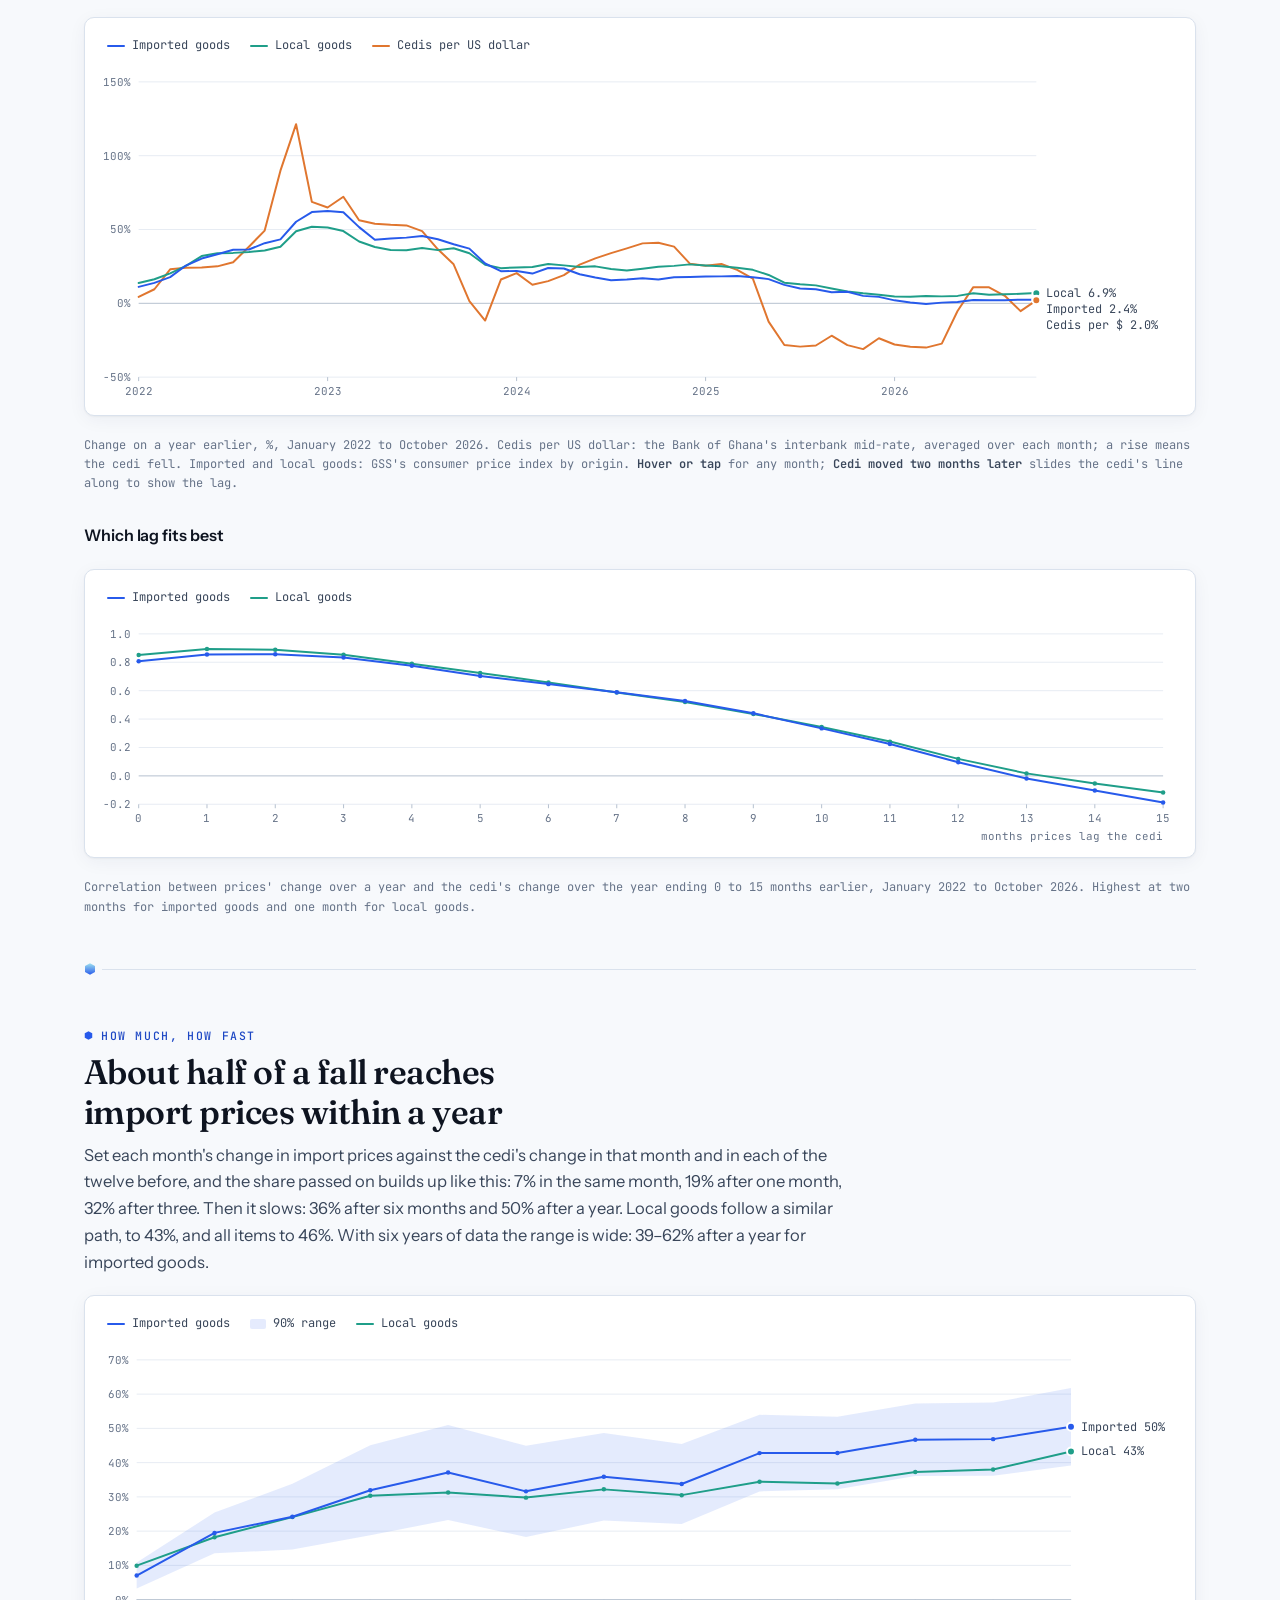
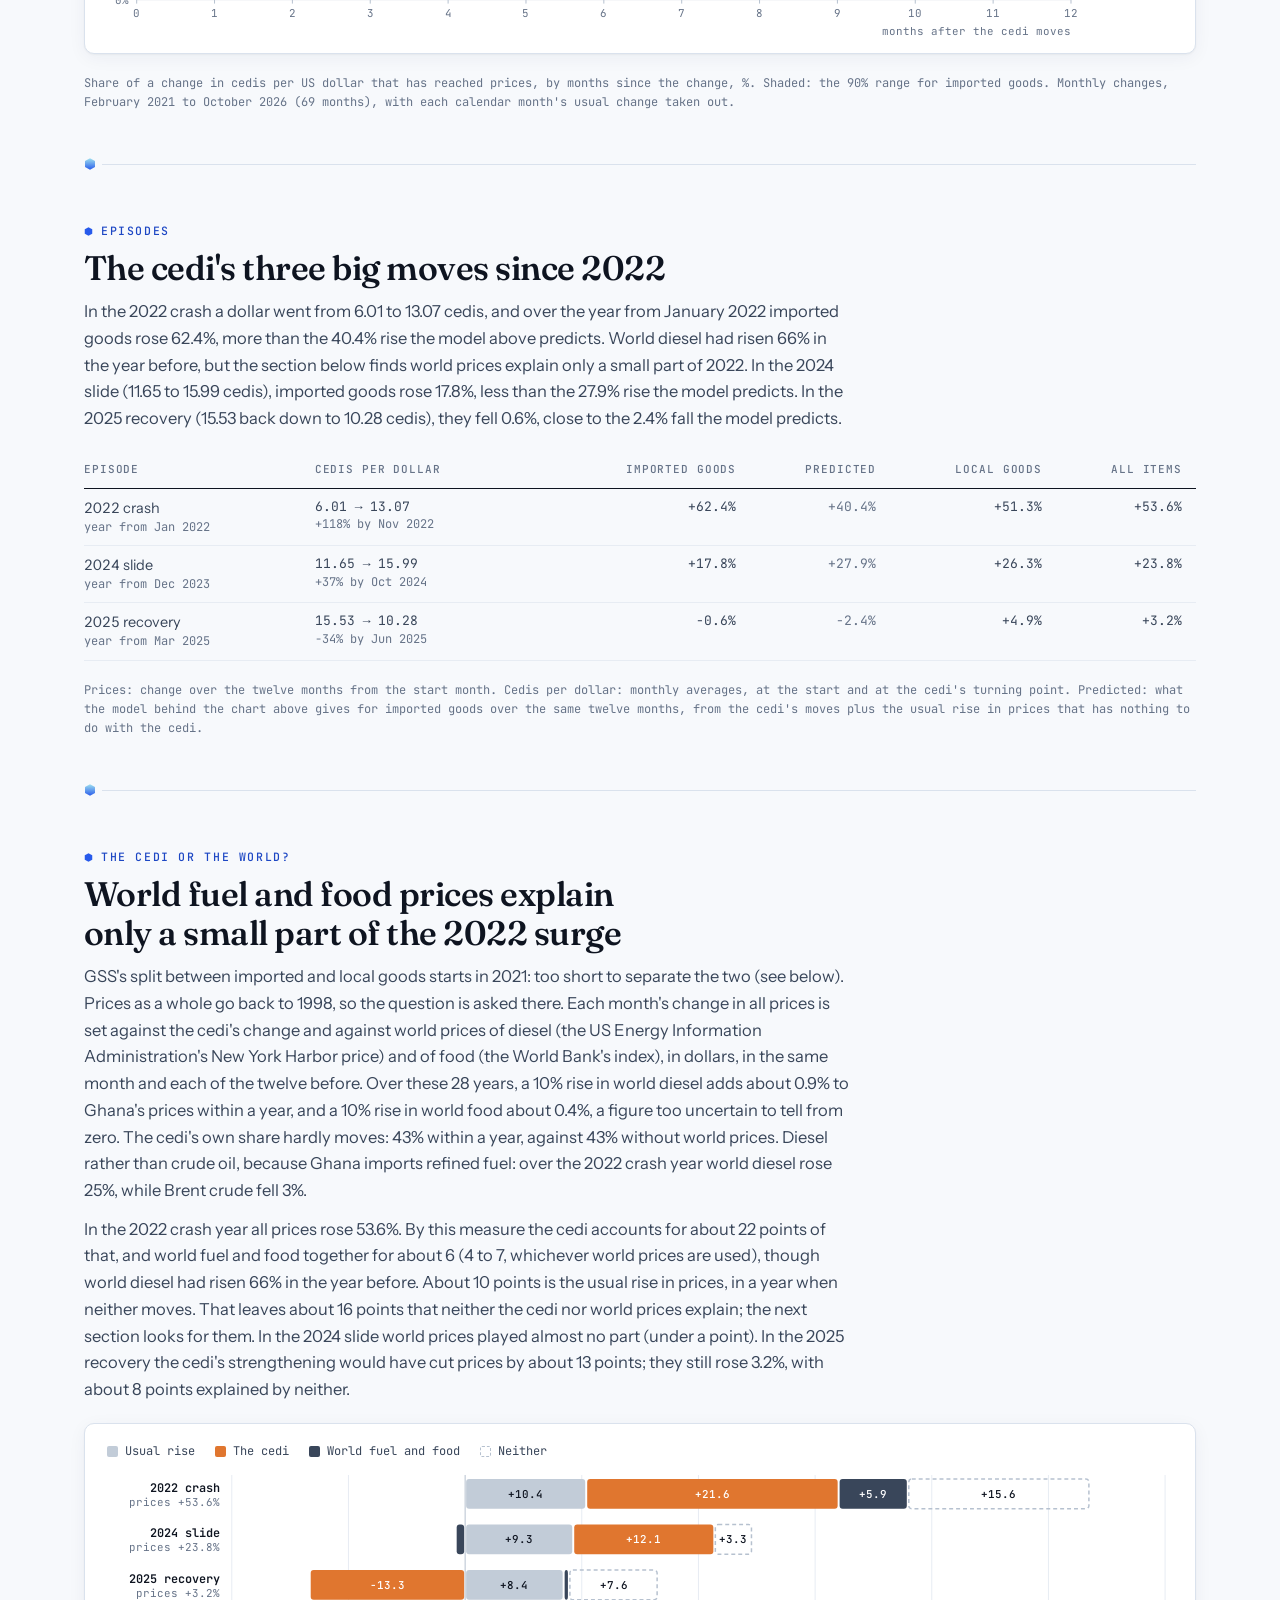
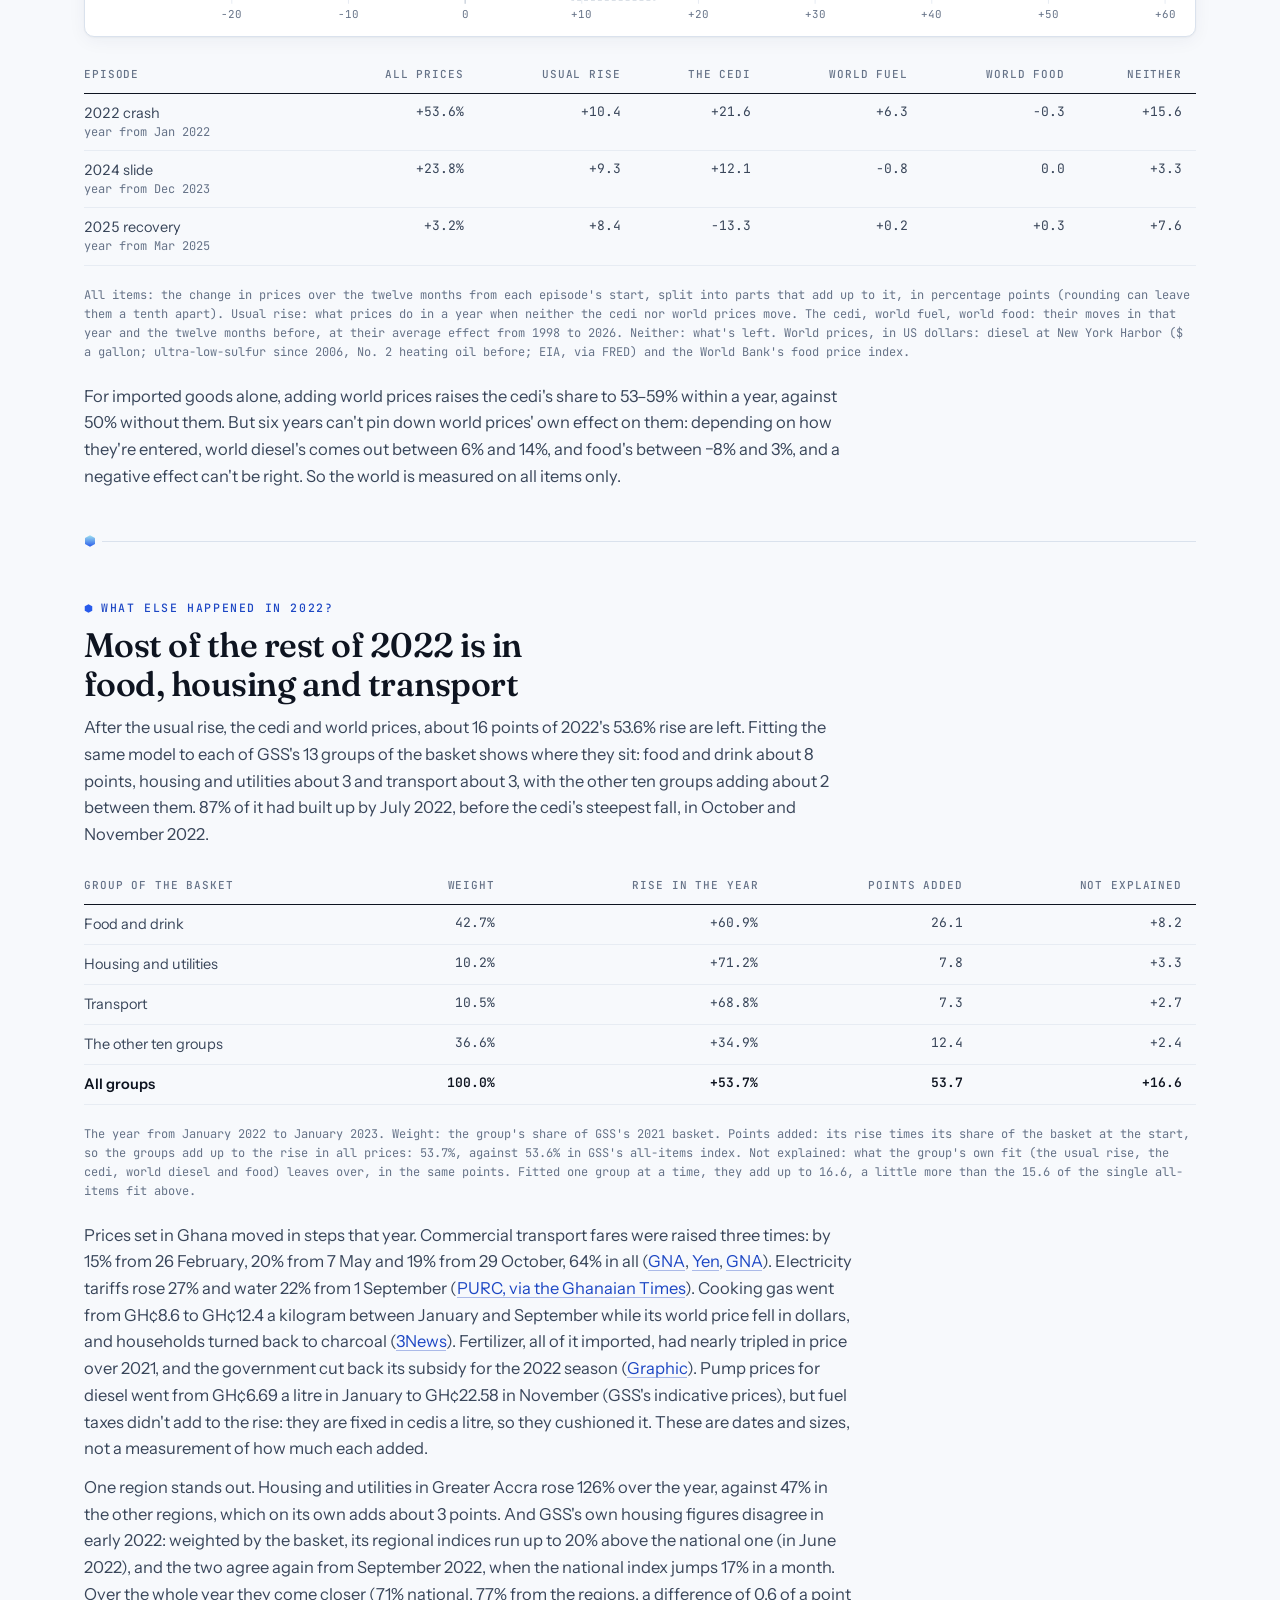
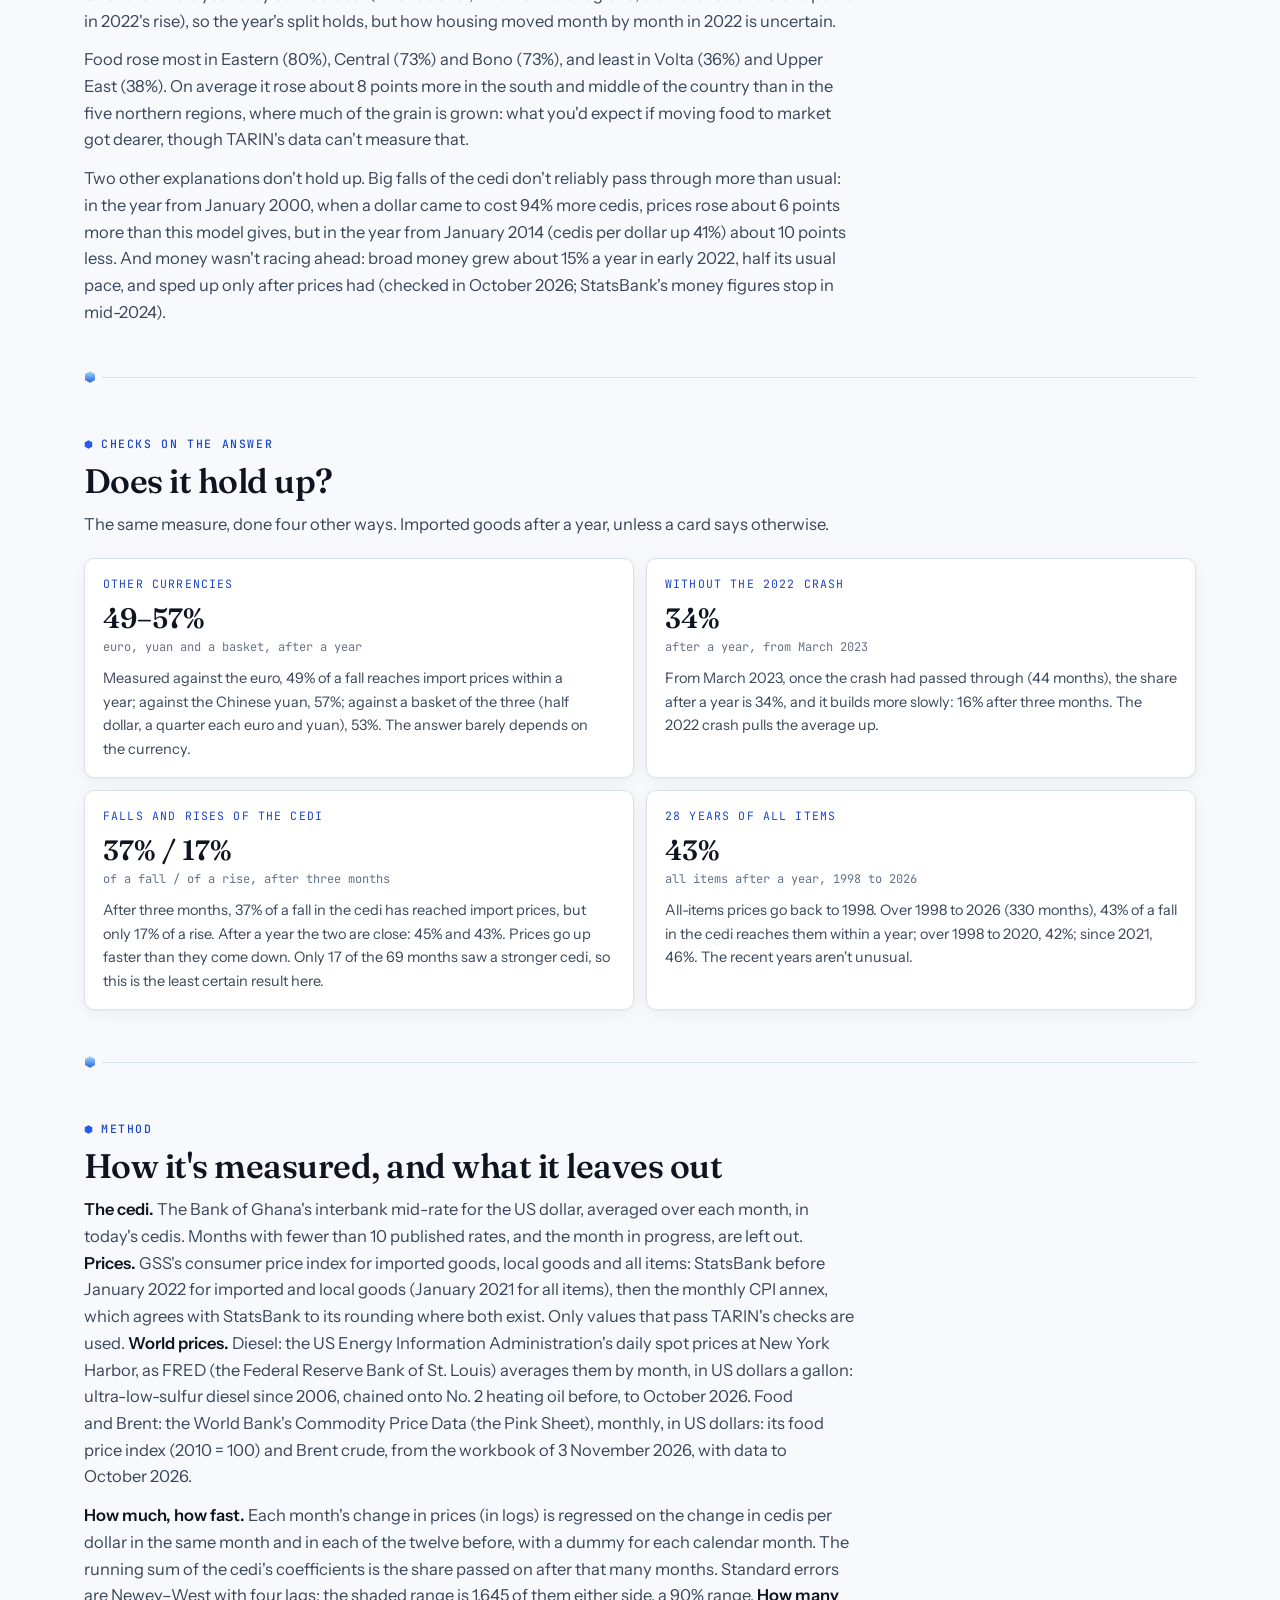
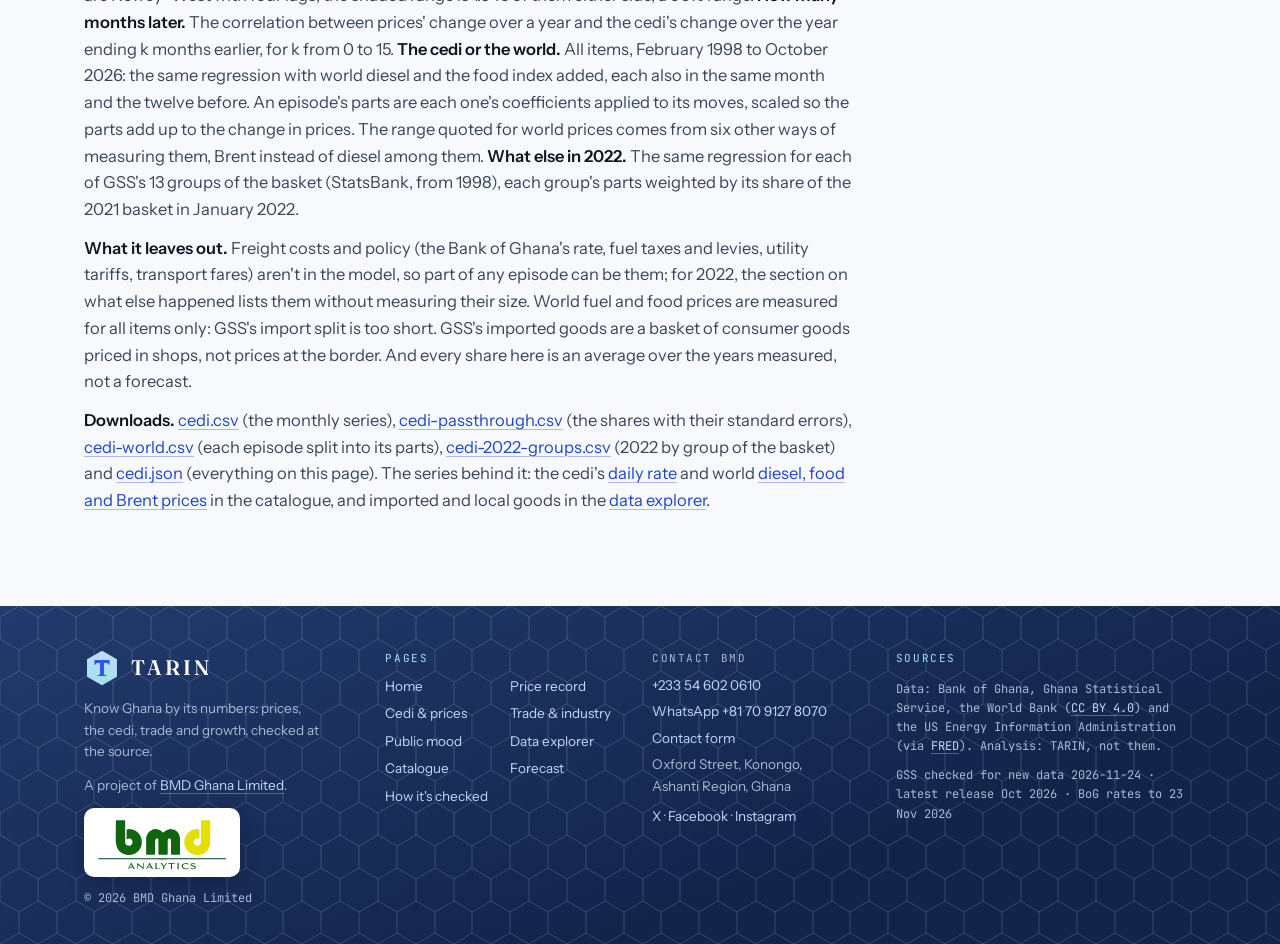
<file: cedi/index.html>
<!doctype html>
<html lang="en">
<head>
<meta charset="utf-8">
<meta name="viewport" content="width=device-width, initial-scale=1, viewport-fit=cover">
<meta name="color-scheme" content="light">
<meta name="author" content="BMD Ghana Limited">
<meta name="theme-color" content="#ffffff">
<title>The cedi and prices · TARIN</title>
<meta name="description" content="How much of a fall in the cedi reaches the prices of imported and local goods in Ghana, how many months it takes, and how much of it was world fuel and food prices. Recomputed from Bank of Ghana, GSS and World Bank data with each release.">
<meta property="og:type" content="website">
<meta property="og:site_name" content="TARIN">
<meta property="og:title" content="The cedi and prices · TARIN">
<meta property="og:description" content="How much of a fall in the cedi reaches the prices of imported and local goods in Ghana, how many months it takes, and how much of it was world fuel and food prices. Recomputed from Bank of Ghana, GSS and World Bank data with each release.">
<meta property="og:url" content="https://tarin.bmdghana.com/cedi/">
<meta property="og:image" content="https://tarin.bmdghana.com/assets/og.png">
<meta property="og:image:width" content="1200">
<meta property="og:image:height" content="630">
<meta property="og:image:alt" content="TARIN: Know Ghana by its numbers">
<meta name="twitter:card" content="summary_large_image">
<link rel="icon" href="../assets/favicon.svg" type="image/svg+xml">
<link rel="preload" href="../assets/fonts/instrument-sans-latin-wght-normal.woff2" as="font" type="font/woff2" crossorigin>
<link rel="preload" href="../assets/fonts/fraunces-latin-opsz-normal.woff2" as="font" type="font/woff2" crossorigin>
<link rel="stylesheet" href="../assets/tarin.css?v=60d1ac0f77">
<style>
.ctl { display: flex; justify-content: space-between; align-items: center; gap: 10px; flex-wrap: wrap; }
.ctl h3, h3.sub { font-size: 16px; }
.seg { display: inline-flex; border: 1px solid var(--rule); border-radius: 5px; overflow: hidden; background: var(--surface); }
.seg button { font: inherit; font-size: 13px; color: var(--ink-2); background: none; border: 0; padding: 6px 11px; cursor: pointer; border-right: 1px solid var(--rule); }
.seg button:last-child { border-right: 0; }
.seg button[aria-pressed="true"] { background: var(--ink); color: var(--paper); }
.checks { display: grid; grid-template-columns: repeat(2, minmax(0, 1fr)); gap: 12px; }
.checks .card { padding: 16px 18px; display: grid; gap: 4px; align-content: start; }
.checks .k { font-family: var(--f-mono); font-size: 11.5px; letter-spacing: 0.1em; text-transform: uppercase; color: var(--brand-ink); }
.checks .big { font-family: var(--f-display); font-weight: 600; font-size: 28px; line-height: 1.15; font-variant-numeric: tabular-nums; color: var(--ink); margin-top: 4px; }
.checks .sub { font-family: var(--f-mono); font-size: 12px; color: var(--muted); }
.checks p { font-size: 14.5px; color: var(--ink-2); margin-top: 6px; }
.prose p { color: var(--ink-2); }
.prose p + p { margin-top: 12px; }
.prose b { color: var(--ink); font-weight: 600; }
table.data td .when { display: block; font-family: var(--f-mono); font-size: 12px; color: var(--muted); }
.key-sq { width: 11px; height: 11px; display: inline-block; border-radius: 2px; box-sizing: border-box; }
#c-world .lbl-in { font-size: 11px; fill: var(--surface); font-weight: 500; }
#c-world .lbl-in.dark { fill: var(--ink); }
table.data td.pred { color: var(--muted); }
table.data tr.total td { font-weight: 600; color: var(--ink); border-top: 1px solid var(--axis); }
@media (max-width: 760px) {
  .checks { grid-template-columns: 1fr; }
}
@media (max-width: 600px) {     /* the episode tables stack: one card per episode */
  table.data.stack thead { display: none; }
  table.data.stack tr { display: grid; grid-template-columns: repeat(2, minmax(0, 1fr)); gap: 8px 14px; padding: 12px 0; border-bottom: 1px solid var(--grid); }
  table.data.stack td { border: 0; padding: 0; text-align: left; white-space: normal; }
  table.data.stack td:first-child { grid-column: 1 / -1; font-weight: 600; color: var(--ink); }
  table.data.stack td:first-child .when { display: inline; margin-left: 8px; font-weight: 400; }
  table.data.stack td[data-l]::before { content: attr(data-l); display: block; font-family: var(--f-mono); font-size: 11px; color: var(--muted); text-transform: uppercase; letter-spacing: 0.06em; }
  table.data.stack tr.total td { border-top: 0; }
  table.data.stack tr.total { border-top: 1px solid var(--axis); }
}
</style>
</head>
<body data-root="../" data-page="cedi">

<header class="band">
  <div class="wrap">
    <a class="brand" href="../index.html" aria-label="TARIN home, a BMD Ghana project"><img src="../assets/logo.svg" alt=""><span class="word">TARIN</span><span class="by">by BMD</span></a>
    <nav class="main" aria-label="Main">
      <a href="../price-record/index.html">Price record</a>
      <a href="index.html" aria-current="page">Cedi &amp; prices</a>
      <a href="../trade/index.html">Trade &amp; industry</a>
      <a href="../polls/index.html">Public mood</a>
      <a href="../explorer/index.html">Data explorer</a>
      <a href="../catalogue/index.html">Catalogue</a>
      <a href="../forecast/index.html">Forecast</a>
      <a href="../checks/index.html">How it's checked</a>
    </nav>
  </div>
</header>

<main class="wrap">
  <div class="page-head">
    <div class="ph-text">
    <span class="eyebrow" data-text="eyebrow">The cedi and prices · to October 2026</span>
    <h1>When the cedi falls, how fast do prices follow?</h1>
    <p class="lede" data-text="lede">When a dollar costs 10% more cedis, imported goods cost about 3% more within three months and about 5% more within a year. Local goods follow almost as much, about 4% within a year, so a weaker cedi raises prices well beyond imports. World fuel and food prices explain only a small part of the 2022 surge. GSS's split between imported and local goods starts in 2021, so this runs from February 2021 to October 2026, and it is recomputed with each release.</p>
    </div>
  </div>

  <section class="block" aria-label="The answer in four numbers">
    <div class="tiles">
      <div><span class="v" data-text="tile-0-v">32%</span><span class="l" data-text="tile-0-l">of a fall in the cedi has reached imported-goods prices after three months</span></div>
      <div><span class="v" data-text="tile-1-v">50%</span><span class="l" data-text="tile-1-l">after a year · 90% range 39–62%</span></div>
      <div><span class="v" data-text="tile-2-v">43%</span><span class="l" data-text="tile-2-l">for local goods after a year</span></div>
      <div><span class="v" data-text="tile-3-v">2 months</span><span class="l" data-text="tile-3-l">between the cedi's moves and import inflation, at the closest fit (1–3 months fit almost as well)</span></div>
    </div>
  </section>

  <section class="block" aria-label="In short" style="padding-top:0">
    <div class="card inshort" id="inshort" hidden>
      <span class="eyebrow">In short</span>
      <ol id="inshort-list"></ol>
      <nav class="toc" aria-label="On this page" style="padding-top:6px"><span>Also</span><a href="#checks">Does it hold up?</a><a href="#method">How it's measured</a></nav>
    </div>
  </section>

  <section class="block" id="lag">
    <div class="read prose">
      <span class="eyebrow">How many months later</span>
      <h2 style="margin:6px 0 10px" data-text="s1-h2">Import inflation follows the cedi, about two months behind</h2>
      <p data-text="s1-p1">Over a year, import inflation moves most closely with the cedi's change over the year ending two months earlier (a correlation of 0.86; one to three months fit almost as well). Each 10% rise in cedis per dollar goes with about 4.6 more points of import inflation two months later. The cedi's fall peaked in November 2022, when a dollar cost 121% more cedis than a year before. Import inflation peaked two months later, at 62.4% in January 2023. After the cedi's strongest month in the 2025 recovery, June 2025, import inflation kept falling for nine months, to −0.6% in March 2026: the only month in this record when imported goods cost less than a year before.</p>
      <p data-text="s1-p2">In October 2026 a dollar cost 2.0% more cedis than a year earlier. Imported goods cost 2.4% more than a year earlier, and local goods 6.9% more.</p>
    </div>
    <div class="ctl">
      <h3>Change on a year earlier</h3>
      <div class="seg" id="shift" role="group" aria-label="Where to draw the cedi's line" hidden><button type="button" data-s="0" aria-pressed="true">As it happened</button><button type="button" data-s="1" aria-pressed="false">Cedi moved later</button></div>
    </div>
    <div class="chart" id="c-yoy">
      <div class="legend">
        <span><i class="key-line" style="background:var(--s1)"></i>Imported goods</span>
        <span><i class="key-line" style="background:var(--s3)"></i>Local goods</span>
        <span><i class="key-line" style="background:var(--s2)"></i>Cedis per US dollar</span>
      </div>
    </div>
    <p class="caption" data-text="c1-cap">Change on a year earlier, %, January 2022 to October 2026. Cedis per US dollar: the Bank of Ghana's interbank mid-rate, averaged over each month; a rise means the cedi fell. Imported and local goods: GSS's consumer price index by origin. <b>Hover or tap</b> for any month; <b>Cedi moved two months later</b> slides the cedi's line along to show the lag.</p>
    <h3 class="sub" style="margin-top:10px">Which lag fits best</h3>
    <div class="chart" id="c-lag">
      <div class="legend">
        <span><i class="key-line" style="background:var(--s1)"></i>Imported goods</span>
        <span><i class="key-line" style="background:var(--s3)"></i>Local goods</span>
      </div>
    </div>
    <p class="caption" data-text="c2-cap">Correlation between prices' change over a year and the cedi's change over the year ending 0 to 15 months earlier, January 2022 to October 2026. Highest at two months for imported goods and one month for local goods.</p>
  </section>

  <section class="block" id="pass">
    <div class="read prose">
      <span class="eyebrow">How much, how fast</span>
      <h2 style="margin:6px 0 10px" data-text="s2-h2">About half of a fall reaches import prices within a year</h2>
      <p data-text="s2-p1">Set each month's change in import prices against the cedi's change in that month and in each of the twelve before, and the share passed on builds up like this: 7% in the same month, 19% after one month, 32% after three. Then it slows: 36% after six months and 50% after a year. Local goods follow a similar path, to 43%, and all items to 46%. With six years of data the range is wide: 39–62% after a year for imported goods.</p>
    </div>
    <div class="chart" id="c-path">
      <div class="legend">
        <span><i class="key-line" style="background:var(--s1)"></i>Imported goods</span>
        <span><i class="key-band"></i>90% range</span>
        <span><i class="key-line" style="background:var(--s3)"></i>Local goods</span>
      </div>
    </div>
    <p class="caption" data-text="c3-cap">Share of a change in cedis per US dollar that has reached prices, by months since the change, %. Shaded: the 90% range for imported goods. Monthly changes, February 2021 to October 2026 (69 months), with each calendar month's usual change taken out.</p>
  </section>

  <section class="block" id="moves">
    <div class="read prose">
      <span class="eyebrow">Episodes</span>
      <h2 style="margin:6px 0 10px" data-text="s3-h2">The cedi's three big moves since 2022</h2>
      <p data-text="s3-p1">In the 2022 crash a dollar went from 6.01 to 13.07 cedis, and over the year from January 2022 imported goods rose 62.4%, more than the 40.4% rise the model above predicts. World diesel had risen 66% in the year before, but the section below finds world prices explain only a small part of 2022. In the 2024 slide (11.65 to 15.99 cedis), imported goods rose 17.8%, less than the 27.9% rise the model predicts. In the 2025 recovery (15.53 back down to 10.28 cedis), they fell 0.6%, close to the 2.4% fall the model predicts.</p>
    </div>
    <div class="tbl-wrap">
      <table class="data stack" id="t-ep">
        <thead><tr><th>Episode</th><th>Cedis per dollar</th><th class="r">Imported goods</th><th class="r">Predicted</th><th class="r">Local goods</th><th class="r">All items</th></tr></thead>
        <tbody data-text="t-ep-rows"><tr><td>2022 crash<span class='when'>year from Jan 2022</span></td><td class='m' data-l='Cedis per dollar'>6.01 → 13.07<span class='when'>+118% by Nov 2022</span></td><td class='r m' data-l='Imported goods'>+62.4%</td><td class='r m pred' data-l='Predicted'>+40.4%</td><td class='r m' data-l='Local goods'>+51.3%</td><td class='r m' data-l='All items'>+53.6%</td></tr><tr><td>2024 slide<span class='when'>year from Dec 2023</span></td><td class='m' data-l='Cedis per dollar'>11.65 → 15.99<span class='when'>+37% by Oct 2024</span></td><td class='r m' data-l='Imported goods'>+17.8%</td><td class='r m pred' data-l='Predicted'>+27.9%</td><td class='r m' data-l='Local goods'>+26.3%</td><td class='r m' data-l='All items'>+23.8%</td></tr><tr><td>2025 recovery<span class='when'>year from Mar 2025</span></td><td class='m' data-l='Cedis per dollar'>15.53 → 10.28<span class='when'>−34% by Jun 2025</span></td><td class='r m' data-l='Imported goods'>−0.6%</td><td class='r m pred' data-l='Predicted'>−2.4%</td><td class='r m' data-l='Local goods'>+4.9%</td><td class='r m' data-l='All items'>+3.2%</td></tr></tbody>
      </table>
    </div>
    <p class="caption" data-text="t-ep-cap">Prices: change over the twelve months from the start month. Cedis per dollar: monthly averages, at the start and at the cedi's turning point. Predicted: what the model behind the chart above gives for imported goods over the same twelve months, from the cedi's moves plus the usual rise in prices that has nothing to do with the cedi.</p>
  </section>

  <section class="block" id="world">
    <div class="read prose">
      <span class="eyebrow">The cedi or the world?</span>
      <h2 style="margin:6px 0 10px" data-text="w-h2">World fuel and food prices explain only a small part of the 2022 surge</h2>
      <p data-text="w-p1">GSS's split between imported and local goods starts in 2021: too short to separate the two (see below). Prices as a whole go back to 1998, so the question is asked there. Each month's change in all prices is set against the cedi's change and against world prices of diesel (the US Energy Information Administration's New York Harbor price) and of food (the World Bank's index), in dollars, in the same month and each of the twelve before. Over these 28 years, a 10% rise in world diesel adds about 0.9% to Ghana's prices within a year, and a 10% rise in world food about 0.4%, a figure too uncertain to tell from zero. The cedi's own share hardly moves: 43% within a year, against 43% without world prices. Diesel rather than crude oil, because Ghana imports refined fuel: over the 2022 crash year world diesel rose 25%, while Brent crude fell 3%.</p>
      <p data-text="w-p2">In the 2022 crash year all prices rose 53.6%. By this measure the cedi accounts for about 22 points of that, and world fuel and food together for about 6 (4 to 7, whichever world prices are used), though world diesel had risen 66% in the year before. About 10 points is the usual rise in prices, in a year when neither moves. That leaves about 16 points that neither the cedi nor world prices explain; the next section looks for them. In the 2024 slide world prices played almost no part (under a point). In the 2025 recovery the cedi's strengthening would have cut prices by about 13 points; they still rose 3.2%, with about 8 points explained by neither.</p>
    </div>
    <div class="chart" id="c-world">
      <div class="legend">
        <span><i class="key-sq" style="background:var(--quiet-line)"></i>Usual rise</span>
        <span><i class="key-sq" style="background:var(--s2)"></i>The cedi</span>
        <span><i class="key-sq" style="background:var(--ink-2)"></i>World fuel and food</span>
        <span><i class="key-sq" style="border:1.5px dashed var(--axis)"></i>Neither</span>
      </div>
    </div>
    <div class="tbl-wrap">
      <table class="data stack" id="t-world">
        <thead><tr><th>Episode</th><th class="r">All prices</th><th class="r">Usual rise</th><th class="r">The cedi</th><th class="r">World fuel</th><th class="r">World food</th><th class="r">Neither</th></tr></thead>
        <tbody data-text="w-rows"><tr><td>2022 crash<span class='when'>year from Jan 2022</span></td><td class='r m' data-l='All prices'>+53.6%</td><td class='r m' data-l='Usual rise'>+10.4</td><td class='r m' data-l='The cedi'>+21.6</td><td class='r m' data-l='World fuel'>+6.3</td><td class='r m' data-l='World food'>−0.3</td><td class='r m' data-l='Neither'>+15.6</td></tr><tr><td>2024 slide<span class='when'>year from Dec 2023</span></td><td class='r m' data-l='All prices'>+23.8%</td><td class='r m' data-l='Usual rise'>+9.3</td><td class='r m' data-l='The cedi'>+12.1</td><td class='r m' data-l='World fuel'>−0.8</td><td class='r m' data-l='World food'>0.0</td><td class='r m' data-l='Neither'>+3.3</td></tr><tr><td>2025 recovery<span class='when'>year from Mar 2025</span></td><td class='r m' data-l='All prices'>+3.2%</td><td class='r m' data-l='Usual rise'>+8.4</td><td class='r m' data-l='The cedi'>−13.3</td><td class='r m' data-l='World fuel'>+0.2</td><td class='r m' data-l='World food'>+0.3</td><td class='r m' data-l='Neither'>+7.6</td></tr></tbody>
      </table>
    </div>
    <p class="caption" data-text="w-cap">All items: the change in prices over the twelve months from each episode's start, split into parts that add up to it, in percentage points (rounding can leave them a tenth apart). Usual rise: what prices do in a year when neither the cedi nor world prices move. The cedi, world fuel, world food: their moves in that year and the twelve months before, at their average effect from 1998 to 2026. Neither: what's left. World prices, in US dollars: diesel at New York Harbor ($ a gallon; ultra-low-sulfur since 2006, No. 2 heating oil before; EIA, via FRED) and the World Bank's food price index.</p>
    <div class="read prose"><p data-text="w-p3">For imported goods alone, adding world prices raises the cedi's share to 53–59% within a year, against 50% without them. But six years can't pin down world prices' own effect on them: depending on how they're entered, world diesel's comes out between 6% and 14%, and food's between −8% and 3%, and a negative effect can't be right. So the world is measured on all items only.</p></div>
  </section>

  <section class="block" id="else" hidden>
    <div class="read">
      <span class="eyebrow">What else happened in 2022?</span>
      <h2 style="margin:6px 0 10px" data-text="e-h2">Most of the rest of 2022 is in food, housing and transport</h2>
      <p data-text="e-p1">After the usual rise, the cedi and world prices, about 16 points of 2022's 53.6% rise are left. Fitting the same model to each of GSS's 13 groups of the basket shows where they sit: food and drink about 8 points, housing and utilities about 3 and transport about 3, with the other ten groups adding about 2 between them. 87% of it had built up by July 2022, before the cedi's steepest fall, in October and November 2022.</p>
    </div>
    <div class="tbl-wrap">
      <table class="data stack" id="t-else">
        <thead><tr><th>Group of the basket</th><th class="r">Weight</th><th class="r">Rise in the year</th><th class="r">Points added</th><th class="r">Not explained</th></tr></thead>
        <tbody data-text="e-rows"><tr><td>Food and drink</td><td class='r m' data-l='Weight'>42.7%</td><td class='r m' data-l='Rise in the year'>+60.9%</td><td class='r m' data-l='Points added'>26.1</td><td class='r m' data-l='Not explained'>+8.2</td></tr><tr><td>Housing and utilities</td><td class='r m' data-l='Weight'>10.2%</td><td class='r m' data-l='Rise in the year'>+71.2%</td><td class='r m' data-l='Points added'>7.8</td><td class='r m' data-l='Not explained'>+3.3</td></tr><tr><td>Transport</td><td class='r m' data-l='Weight'>10.5%</td><td class='r m' data-l='Rise in the year'>+68.8%</td><td class='r m' data-l='Points added'>7.3</td><td class='r m' data-l='Not explained'>+2.7</td></tr><tr><td>The other ten groups</td><td class='r m' data-l='Weight'>36.6%</td><td class='r m' data-l='Rise in the year'>+34.9%</td><td class='r m' data-l='Points added'>12.4</td><td class='r m' data-l='Not explained'>+2.4</td></tr><tr class='total'><td>All groups</td><td class='r m' data-l='Weight'>100.0%</td><td class='r m' data-l='Rise in the year'>+53.7%</td><td class='r m' data-l='Points added'>53.7</td><td class='r m' data-l='Not explained'>+16.6</td></tr></tbody>
      </table>
    </div>
    <p class="caption" data-text="e-cap">The year from January 2022 to January 2023. Weight: the group's share of GSS's 2021 basket. Points added: its rise times its share of the basket at the start, so the groups add up to the rise in all prices: 53.7%, against 53.6% in GSS's all-items index. Not explained: what the group's own fit (the usual rise, the cedi, world diesel and food) leaves over, in the same points. Fitted one group at a time, they add up to 16.6, a little more than the 15.6 of the single all-items fit above.</p>
    <div class="read prose">
      <p>Prices set in Ghana moved in steps that year. Commercial transport fares were raised three times: by 15% from 26 February, 20% from 7 May and 19% from 29 October, 64% in all (<a href="https://gna.org.gh/?p=199268" target="_blank" rel="noopener">GNA</a>, <a href="https://yen.com.gh/business-economy/economy/206893-gprtu-increases-transport-fares-by-20-earlier-than-may-13-announced-date/" target="_blank" rel="noopener">Yen</a>, <a href="https://gna.org.gh/2022/10/transport-fares-to-go-up-by-19-per-cent-from-saturday/" target="_blank" rel="noopener">GNA</a>). Electricity tariffs rose 27% and water 22% from 1 September (<a href="https://ghanaiantimes.com.gh/purc-adjust-tariffs-electricity-up-27-15-water-21-55-effective-september-1/" target="_blank" rel="noopener">PURC, via the Ghanaian Times</a>). Cooking gas went from GH¢8.6 to GH¢12.4 a kilogram between January and September while its world price fell in dollars, and households turned back to charcoal (<a href="https://3news.com/special-reports/lpg-consumers-reverting-to-charcoal-use-due-to-high-prices/" target="_blank" rel="noopener">3News</a>). Fertilizer, all of it imported, had nearly tripled in price over 2021, and the government cut back its subsidy for the 2022 season (<a href="https://www.graphic.com.gh/news/general-news/rising-cost-of-fertilisers-food-shortage-imminent.html" target="_blank" rel="noopener">Graphic</a>). Pump prices for diesel went from GH¢6.69 a litre in January to GH¢22.58 in November (GSS's indicative prices), but fuel taxes didn't add to the rise: they are fixed in cedis a litre, so they cushioned it. These are dates and sizes, not a measurement of how much each added.</p>
      <p data-text="e-p3">One region stands out. Housing and utilities in Greater Accra rose 126% over the year, against 47% in the other regions, which on its own adds about 3 points. And GSS's own housing figures disagree in early 2022: weighted by the basket, its regional indices run up to 20% above the national one (in June 2022), and the two agree again from September 2022, when the national index jumps 17% in a month. Over the whole year they come closer (71% national, 77% from the regions, a difference of 0.6 of a point in 2022's rise), so the year's split holds, but how housing moved month by month in 2022 is uncertain.</p>
      <p data-text="e-p5">Food rose most in Eastern (80%), Central (73%) and Bono (73%), and least in Volta (36%) and Upper East (38%). On average it rose about 8 points more in the south and middle of the country than in the five northern regions, where much of the grain is grown: what you'd expect if moving food to market got dearer, though TARIN's data can't measure that.</p>
      <p data-text="e-p4">Two other explanations don't hold up. Big falls of the cedi don't reliably pass through more than usual: in the year from January 2000, when a dollar came to cost 94% more cedis, prices rose about 6 points more than this model gives, but in the year from January 2014 (cedis per dollar up 41%) about 10 points less. And money wasn't racing ahead: broad money grew about 15% a year in early 2022, half its usual pace, and sped up only after prices had (checked in October 2026; StatsBank's money figures stop in mid-2024).</p>
    </div>
  </section>

  <section class="block" id="checks">
    <div class="read prose">
      <span class="eyebrow">Checks on the answer</span>
      <h2 style="margin:6px 0 10px">Does it hold up?</h2>
      <p>The same measure, done four other ways. Imported goods after a year, unless a card says otherwise.</p>
    </div>
    <div class="checks">
      <div class="card"><span class="k">Other currencies</span><span class="big" data-text="k-cur-big">49–57%</span><span class="sub" data-text="k-cur-sub">euro, yuan and a basket, after a year</span><p data-text="k-cur">Measured against the euro, 49% of a fall reaches import prices within a year; against the Chinese yuan, 57%; against a basket of the three (half dollar, a quarter each euro and yuan), 53%. The answer barely depends on the currency.</p></div>
      <div class="card"><span class="k">Without the 2022 crash</span><span class="big" data-text="k-w22-big">34%</span><span class="sub" data-text="k-w22-sub">after a year, from March 2023</span><p data-text="k-w22">From March 2023, once the crash had passed through (44 months), the share after a year is 34%, and it builds more slowly: 16% after three months. The 2022 crash pulls the average up.</p></div>
      <div class="card"><span class="k">Falls and rises of the cedi</span><span class="big" data-text="k-asym-big">37% / 17%</span><span class="sub" data-text="k-asym-sub">of a fall / of a rise, after three months</span><p data-text="k-asym">After three months, 37% of a fall in the cedi has reached import prices, but only 17% of a rise. After a year the two are close: 45% and 43%. Prices go up faster than they come down. Only 17 of the 69 months saw a stronger cedi, so this is the least certain result here.</p></div>
      <div class="card"><span class="k" data-text="k-long-h">28 years of all items</span><span class="big" data-text="k-long-big">43%</span><span class="sub" data-text="k-long-sub">all items after a year, 1998 to 2026</span><p data-text="k-long">All-items prices go back to 1998. Over 1998 to 2026 (330 months), 43% of a fall in the cedi reaches them within a year; over 1998 to 2020, 42%; since 2021, 46%. The recent years aren't unusual.</p></div>
    </div>
  </section>

  <section class="block" id="method">
    <div class="read prose">
      <span class="eyebrow">Method</span>
      <h2 style="margin:6px 0 10px">How it's measured, and what it leaves out</h2>
      <p data-text="m-data"><b>The cedi.</b> The Bank of Ghana's interbank mid-rate for the US dollar, averaged over each month, in today's cedis. Months with fewer than 10 published rates, and the month in progress, are left out. <b>Prices.</b> GSS's consumer price index for imported goods, local goods and all items: StatsBank before January 2022 for imported and local goods (January 2021 for all items), then the monthly CPI annex, which agrees with StatsBank to its rounding where both exist. Only values that pass TARIN's checks are used. <b>World prices.</b> Diesel: the US Energy Information Administration's daily spot prices at New York Harbor, as FRED (the Federal Reserve Bank of St. Louis) averages them by month, in US dollars a gallon: ultra-low-sulfur diesel since 2006, chained onto No. 2 heating oil before, to October 2026. Food and Brent: the World Bank's Commodity Price Data (the Pink Sheet), monthly, in US dollars: its food price index (2010 = 100) and Brent crude, from the workbook of 3 November 2026, with data to October 2026.</p>
      <p data-text="m-how"><b>How much, how fast.</b> Each month's change in prices (in logs) is regressed on the change in cedis per dollar in the same month and in each of the twelve before, with a dummy for each calendar month. The running sum of the cedi's coefficients is the share passed on after that many months. Standard errors are Newey–West with four lags; the shaded range is 1.645 of them either side, a 90% range. <b>How many months later.</b> The correlation between prices' change over a year and the cedi's change over the year ending k months earlier, for k from 0 to 15. <b>The cedi or the world.</b> All items, February 1998 to October 2026: the same regression with world diesel and the food index added, each also in the same month and the twelve before. An episode's parts are each one's coefficients applied to its moves, scaled so the parts add up to the change in prices. The range quoted for world prices comes from six other ways of measuring them, Brent instead of diesel among them. <b>What else in 2022.</b> The same regression for each of GSS's 13 groups of the basket (StatsBank, from 1998), each group's parts weighted by its share of the 2021 basket in January 2022.</p>
      <p data-text="m-limits"><b>What it leaves out.</b> Freight costs and policy (the Bank of Ghana's rate, fuel taxes and levies, utility tariffs, transport fares) aren't in the model, so part of any episode can be them; for 2022, the section on what else happened lists them without measuring their size. World fuel and food prices are measured for all items only: GSS's import split is too short. GSS's imported goods are a basket of consumer goods priced in shops, not prices at the border. And every share here is an average over the years measured, not a forecast.</p>
      <p><b>Downloads.</b> <a href="../data/csv/cedi.csv" download>cedi.csv</a> (the monthly series), <a href="../data/csv/cedi-passthrough.csv" download>cedi-passthrough.csv</a> (the shares with their standard errors), <a href="../data/csv/cedi-world.csv" download>cedi-world.csv</a> (each episode split into its parts), <a href="../data/csv/cedi-2022-groups.csv" download>cedi-2022-groups.csv</a> (2022 by group of the basket) and <a href="../data/cedi.json" download>cedi.json</a> (everything on this page). The series behind it: the cedi's <a href="../catalogue/index.html#bog_fx.us-dollar-usd-mid-rate.d">daily rate</a> and world <a href="../catalogue/index.html#eia_spot.ultra-low-sulfur-diesel-new-york-harbor.m~wb_cmo.index-indices-food.m~wb_cmo.price-energy-crude-oil-brent.m">diesel, food and Brent prices</a> in the catalogue, and imported and local goods in the <a href="../explorer/index.html#an.yoy.ghana.all-products.import~an.yoy.ghana.all-products.local">data explorer</a>.</p>
    </div>
  </section>
</main>

<footer class="site">
  <div class="wrap">
    <div class="f-brand">
      <a class="brand" href="../index.html" aria-label="TARIN home"><img src="../assets/logo.svg" alt=""><span class="word">TARIN</span></a>
      <p>Know Ghana by its numbers: prices, the cedi, trade and growth, checked at the source.</p>
      <p>A project of <a href="https://bmdghana.com/">BMD Ghana Limited</a>.</p>
      <a class="f-bmd" href="https://bmdghana.com/" aria-label="BMD Analytics, bmdghana.com"><img src="../assets/bmd-analytics.svg" alt="BMD Analytics" width="132" height="55"></a>
      <p class="f-copy">© 2026 BMD Ghana Limited</p>
    </div>
    <nav class="f-nav" aria-label="Pages">
      <span class="f-label">Pages</span>
      <a href="../index.html">Home</a>
      <a href="../price-record/index.html">Price record</a>
      <a href="../cedi/index.html">Cedi &amp; prices</a>
      <a href="../trade/index.html">Trade &amp; industry</a>
      <a href="../polls/index.html">Public mood</a>
      <a href="../explorer/index.html">Data explorer</a>
      <a href="../catalogue/index.html">Catalogue</a>
      <a href="../forecast/index.html">Forecast</a>
      <a href="../checks/index.html">How it's checked</a>
    </nav>
    <div class="f-contact">
      <span class="f-label">Contact BMD</span>
      <a href="tel:+233546020610">+233 54 602 0610</a>
      <a href="https://wa.me/817091278070" rel="noopener">WhatsApp +81 70 9127 8070</a>
      <a href="https://bmdghana.com/contact" rel="noopener">Contact form</a>
      <span>Oxford Street, Konongo,<br>Ashanti Region, Ghana</span>
      <span class="f-social"><a href="https://x.com/BMDGhana" rel="noopener">X</a> · <a href="https://www.facebook.com/bmdghana/" rel="noopener">Facebook</a> · <a href="https://www.instagram.com/bmdghana/" rel="noopener">Instagram</a></span>
    </div>
    <div class="f-meta">
      <span class="f-label">Sources</span>
      <span>Data: Bank of Ghana, Ghana Statistical Service, the World Bank (<a href="https://creativecommons.org/licenses/by/4.0/">CC BY 4.0</a>) and the US Energy Information Administration (via <a href="https://fred.stlouisfed.org/">FRED</a>). Analysis: TARIN, not them.</span>
      <span id="site-status" hidden></span>
    </div>
  </div>
</footer>

<script src="../assets/tarin.js?v=3985f6f001"></script>
<script>
(function () {
  "use strict";
  var T = window.TARIN;
  function pc(v, d) { return v == null ? "–" : T.fmt(v, d == null ? 1 : d) + "%"; }
  function after(p) { return p === "0" ? "Same month" : p + (p === "1" ? " month" : " months") + " later"; }

  T.json("data/cedi.json").then(function (C) {
    // the words: already in the page as built; applied again in case the page is older than the data
    if (C.text) Array.prototype.forEach.call(document.querySelectorAll("[data-text]"), function (el) {
      var t = C.text[el.getAttribute("data-text")];
      if (t) el.innerHTML = t;
    });
    if (C.text && C.text["e-p1"]) document.getElementById("else").hidden = false;   // what else in 2022: once built
    // in short: each section's (tested, generated) heading, linking to it
    (function () {
      var items = ["lag", "pass", "moves", "world", "else"].map(function (id) {
        var s = document.getElementById(id), h = s && !s.hidden && s.querySelector("h2");
        return h && h.textContent.trim() ? "<li><a href='#" + id + "'>" + h.textContent.trim().replace(/[.]$/, "") + "</a></li>" : "";
      }).join("");
      if (items) { document.getElementById("inshort-list").innerHTML = items; document.getElementById("inshort").hidden = false; }
    })();
    var X = C.extras || {};
    var S = C.series, months = S.map(function (r) { return r[0]; });
    var imp = S.map(function (r) { return r[3]; }), loc = S.map(function (r) { return r[4]; });
    var cy = {}; C.cedi_yoy.forEach(function (r) { cy[r[0]] = r[1]; });
    var k = X.best_lag || 0, lag = 0;

    // 1. the yearly rates, with the cedi's line where it happened or moved by the lag
    var host1 = document.getElementById("c-yoy");
    function yoyChart() {
      var cedi = months.map(function (p) { var q = T.periodAt(T.monthIndex(p) - lag); return cy[q] != null ? cy[q] : null; });
      T.lineChart(host1, {
        labels: months, height: 340, zero: true, unit: "%", endLabels: T.plotWidth(host1) >= 560,
        series: [
          { values: cedi, color: "var(--s2)", name: "Cedis per US dollar", endName: "Cedis per $" },
          { values: loc, color: "var(--s3)", name: "Local goods", endName: "Local" },
          { values: imp, color: "var(--s1)", name: "Imported goods", endName: "Imported" }
        ],
        fmt: function (v) { return pc(v, 1); },
        aria: "Change on a year earlier in imported goods prices, local goods prices and cedis per US dollar, " +
          T.monthLabel(months[0]) + " to " + T.monthLabel(months[months.length - 1]) + (lag ? ", the cedi drawn " + lag + " months later" : ""),
        tipRows: function (i) {
          var q = T.periodAt(T.monthIndex(months[i]) - lag);
          return [
            { color: "var(--s1)", name: "Imported goods", value: pc(imp[i], 1) },
            { color: "var(--s3)", name: "Local goods", value: pc(loc[i], 1) },
            { color: "var(--s2)", name: "Cedis per $" + (lag ? ", year to " + T.monthLabel(q) : ""), value: cedi[i] == null ? "–" : pc(cedi[i], 1) }
          ];
        }
      });
    }
    var seg = document.getElementById("shift");
    if (k > 0) {
      seg.querySelector("[data-s='1']").textContent = X.shift_label || ("Cedi moved " + k + " months later");
      seg.hidden = false;
      seg.addEventListener("click", function (ev) {
        var b = ev.target.closest ? ev.target.closest("button") : null;
        if (!b) return;
        lag = b.getAttribute("data-s") === "1" ? k : 0;
        Array.prototype.forEach.call(seg.querySelectorAll("button"), function (x) { x.setAttribute("aria-pressed", x === b ? "true" : "false"); });
        yoyChart();
      });
    }

    // the correlation at each lag
    var LL = C.lead_lag, lagLabels = LL["import"].map(function (x) { return String(x.lag); });
    var host2 = document.getElementById("c-lag");
    function lagChart() {
      var every = T.plotWidth(host2) / lagLabels.length < 30 ? 3 : 1;
      T.lineChart(host2, {
        labels: lagLabels, height: 230, zero: true, tickCount: 4,
        series: [
          { values: LL.local.map(function (x) { return x.r; }), color: "var(--s3)", name: "Local goods", dots: true },
          { values: LL["import"].map(function (x) { return x.r; }), color: "var(--s1)", name: "Imported goods", dots: true }
        ],
        fmt: function (v) { return T.fmt(v, 2); },
        yFmt: function (v) { return T.fmt(v, 1); },
        xLabel: function (p, i) { return i % every === 0 ? p : null; },
        xTitle: "months prices lag the cedi",
        titleFmt: function (p) { return p === "0" ? "Same twelve months" : "The cedi's year ending " + p + (p === "1" ? " month" : " months") + " earlier"; },
        tipRows: function (i) {
          return [{ color: "var(--s1)", name: "Imported goods", value: "r = " + T.fmt(LL["import"][i].r, 2) },
                  { color: "var(--s3)", name: "Local goods", value: "r = " + T.fmt(LL.local[i].r, 2) }];
        },
        aria: "Correlation between prices' change over a year and the cedi's change over the year ending 0 to " + (lagLabels.length - 1) + " months earlier"
      });
    }

    // 2. the share passed on, month by month
    var PI = C.pass_through["import"].path, PL = C.pass_through.local.path;
    var hLabels = PI.map(function (x) { return String(x.h); });
    var host3 = document.getElementById("c-path");
    function lo(x) { return x.share - 1.645 * x.se; }
    function hi(x) { return x.share + 1.645 * x.se; }
    function pathChart() {
      var every = T.plotWidth(host3) / hLabels.length < 30 ? 3 : 1;
      T.lineChart(host3, {
        labels: hLabels, height: 300, zero: true, unit: "%", endLabels: T.plotWidth(host3) >= 560,
        bands: [{ lo: PI.map(lo), hi: PI.map(hi), fill: "var(--tol)" }],
        series: [
          { values: PL.map(function (x) { return x.share; }), color: "var(--s3)", name: "Local goods", endName: "Local", dots: true },
          { values: PI.map(function (x) { return x.share; }), color: "var(--s1)", name: "Imported goods", endName: "Imported", dots: true }
        ],
        fmt: function (v) { return pc(v, 0); },
        xLabel: function (p, i) { return i % every === 0 ? p : null; },
        xTitle: "months after the cedi moves",
        titleFmt: after,
        tipRows: function (i) {
          return [{ color: "var(--s1)", name: "Imported goods", value: pc(PI[i].share, 0) },
                  { name: "90% range", value: T.fmt(lo(PI[i]), 0) + "–" + pc(hi(PI[i]), 0) },
                  { color: "var(--s3)", name: "Local goods", value: pc(PL[i].share, 0) }];
        },
        aria: "Share of a change in cedis per US dollar that has reached imported and local goods prices, 0 to " + (hLabels.length - 1) + " months after it"
      });
    }

    // 4. the cedi or the world: each episode's rise in all prices, split into its parts
    var WD = C.world, hostW = document.getElementById("c-world");
    var PARTS = [["usual", "Usual rise", "var(--quiet-line)", true], ["cedi", "The cedi", "var(--s2)", false],
                 ["world", "World fuel and food", "var(--ink-2)", false], ["left", "Neither", null, true]];
    function pts(v) { return (v > 0.05 ? "+" : "") + T.fmt(v, 1); }
    function worldChart() {
      if (!WD || !WD.episodes || !WD.episodes.length) {       // no world prices in this build: no section
        var sec = hostW.closest ? hostW.closest("section") : null;
        if (sec) sec.hidden = true; else hostW.hidden = true;
        return;
      }
      var old = hostW.querySelector("svg"); if (old) old.remove();
      var oldTip = hostW.querySelector(".tip"); if (oldTip) oldTip.remove();
      var rows = WD.episodes.map(function (e) {
        var p = e.pct;
        return { e: e, v: { usual: p.usual, cedi: p.cedi, world: (p.fuel != null ? p.fuel : p.oil) + p.food, left: p.left } };
      });
      var lo = 0, hi = 0;
      rows.forEach(function (r) {
        var pos = 0, neg = 0;
        PARTS.forEach(function (k) { var v = r.v[k[0]]; if (v > 0) pos += v; else neg += v; });
        hi = Math.max(hi, pos); lo = Math.min(lo, neg);
      });
      var nt = T.niceTicks(lo, hi, 6);
      var W = T.plotWidth(hostW), narrow = W < 520, rowH = 30, gap = narrow ? 34 : 16;
      var m = { t: narrow ? 18 : 6, r: 14, b: 26, l: narrow ? 10 : 132 };
      var H = m.t + rows.length * (rowH + gap) - gap + m.b;
      var x = function (v) { return m.l + (v - nt.lo) / (nt.hi - nt.lo) * (W - m.l - m.r); };
      var svg = T.el("svg", { viewBox: "0 0 " + W + " " + H, width: W, height: H, role: "img",
        "aria-label": "Each episode's change in all prices split into the usual rise, the cedi, world fuel and food, and what neither explains" });
      hostW.appendChild(svg);
      nt.ticks.forEach(function (tv) {
        svg.appendChild(T.el("line", { x1: x(tv), x2: x(tv), y1: m.t - 4, y2: H - m.b + 4 },
          "stroke:" + (tv === 0 ? "var(--axis)" : "var(--grid)") + ";stroke-width:1"));
        T.text(svg, x(tv), H - 8, (tv > 0 ? "+" : "") + T.fmt(tv, 0), null, "middle");
      });
      var tip = T.tip(hostW);
      rows.forEach(function (r, i) {
        var y0 = m.t + i * (rowH + gap);
        var total = r.e.actual_pct;
        if (narrow) {
          T.text(svg, m.l, y0 - 6, r.e.name + "  " + pts(total) + "%", "lbl-strong", "start");
        } else {
          T.text(svg, m.l - 12, y0 + rowH / 2 - 2, r.e.name, "lbl-strong", "end");
          T.text(svg, m.l - 12, y0 + rowH / 2 + 12, "prices " + pts(total) + "%", null, "end");
        }
        var pos = 0, neg = 0;
        PARTS.forEach(function (k) {
          var v = r.v[k[0]];
          if (Math.abs(v) < 0.05) return;
          var a = v > 0 ? pos : neg + v, b = v > 0 ? pos + v : neg;
          if (v > 0) pos += v; else neg += v;
          var x0 = x(a), w = Math.max(1, x(b) - x0 - 2);
          svg.appendChild(T.el("rect", { x: x0 + 1, y: y0, width: w, height: rowH, rx: 3 },
            k[2] ? "fill:" + k[2] : "fill:transparent;stroke:var(--axis);stroke-width:1.5;stroke-dasharray:4 3"));
          if (w >= 34) T.text(svg, x0 + 1 + w / 2, y0 + rowH / 2 + 4, pts(v), "lbl-in" + (k[3] ? " dark" : ""), "middle");
        });
        var hit = T.el("rect", { x: 0, y: y0 - 4, width: W, height: rowH + 8, tabindex: 0,
          "aria-label": r.e.name + ": prices " + pts(total) + "%, " + PARTS.map(function (k) { return k[1] + " " + pts(r.v[k[0]]); }).join(", ") },
          "fill:transparent;outline:none");
        function show() {
          var p = r.e.pct;
          T.fillTip(tip, r.e.name + ", year from " + T.monthLabel(r.e.from), [
            { name: "All prices", value: pts(total) + "%" },
            { color: "var(--quiet-line)", name: "Usual rise", value: pts(p.usual) },
            { color: "var(--s2)", name: "The cedi", value: pts(p.cedi) },
            { color: "var(--ink-2)", name: "World fuel" + (WD.fuel && WD.fuel.key === "diesel" ? " (diesel)" : ""),
              value: pts(p.fuel != null ? p.fuel : p.oil) },
            { color: "var(--ink-2)", name: "World food", value: pts(p.food) },
            { name: "Neither", value: pts(p.left) }]);
          T.placeTip(hostW, svg, W, tip, x(Math.max(pos, 0)), y0);
        }
        hit.addEventListener("pointerenter", show); hit.addEventListener("pointermove", show);
        hit.addEventListener("pointerdown", show); hit.addEventListener("focus", show);
        hit.addEventListener("pointerleave", function () { tip.hidden = true; });
        hit.addEventListener("blur", function () { tip.hidden = true; });
        svg.appendChild(hit);
      });
    }

    function draw() { yoyChart(); lagChart(); pathChart(); worldChart(); }
    draw(); T.onResize(draw);
  }).catch(function (e) { T.fail(document.getElementById("c-yoy"), e); });
})();
</script>
</body>
</html>
</file>
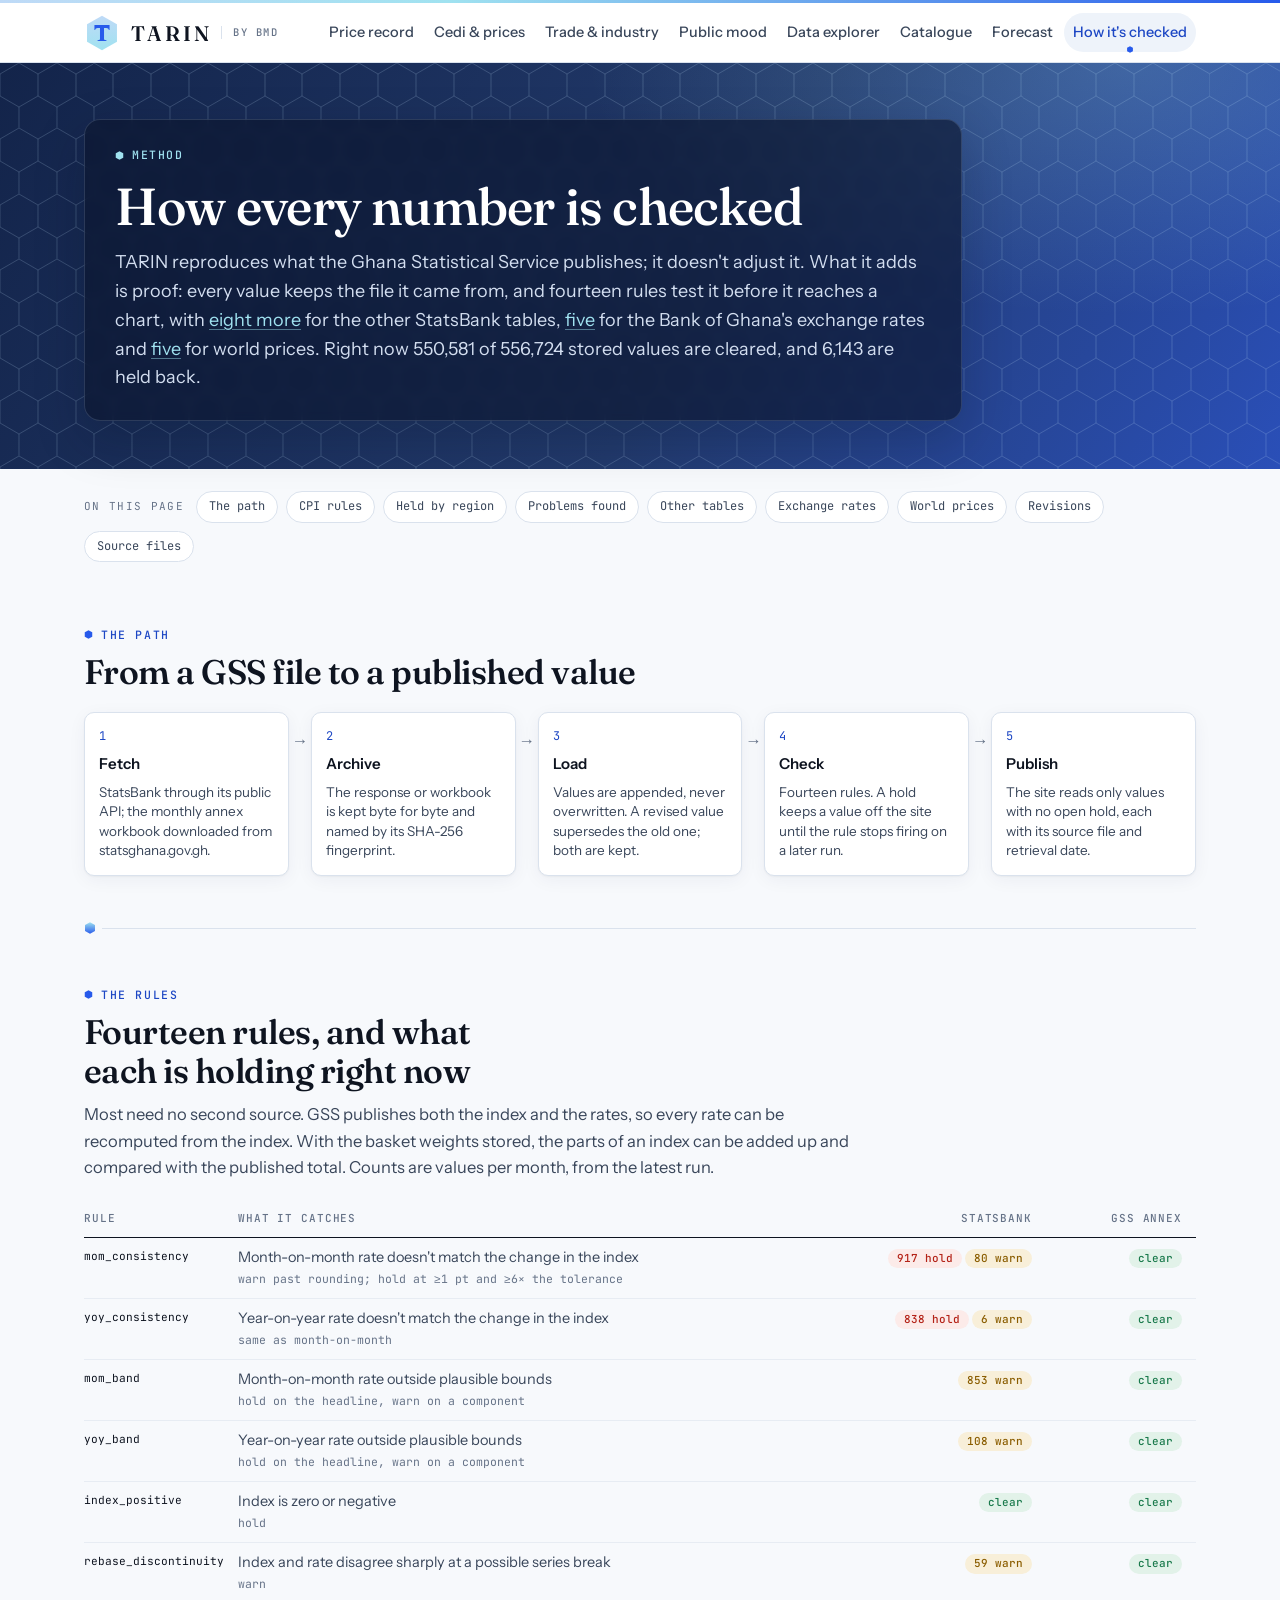
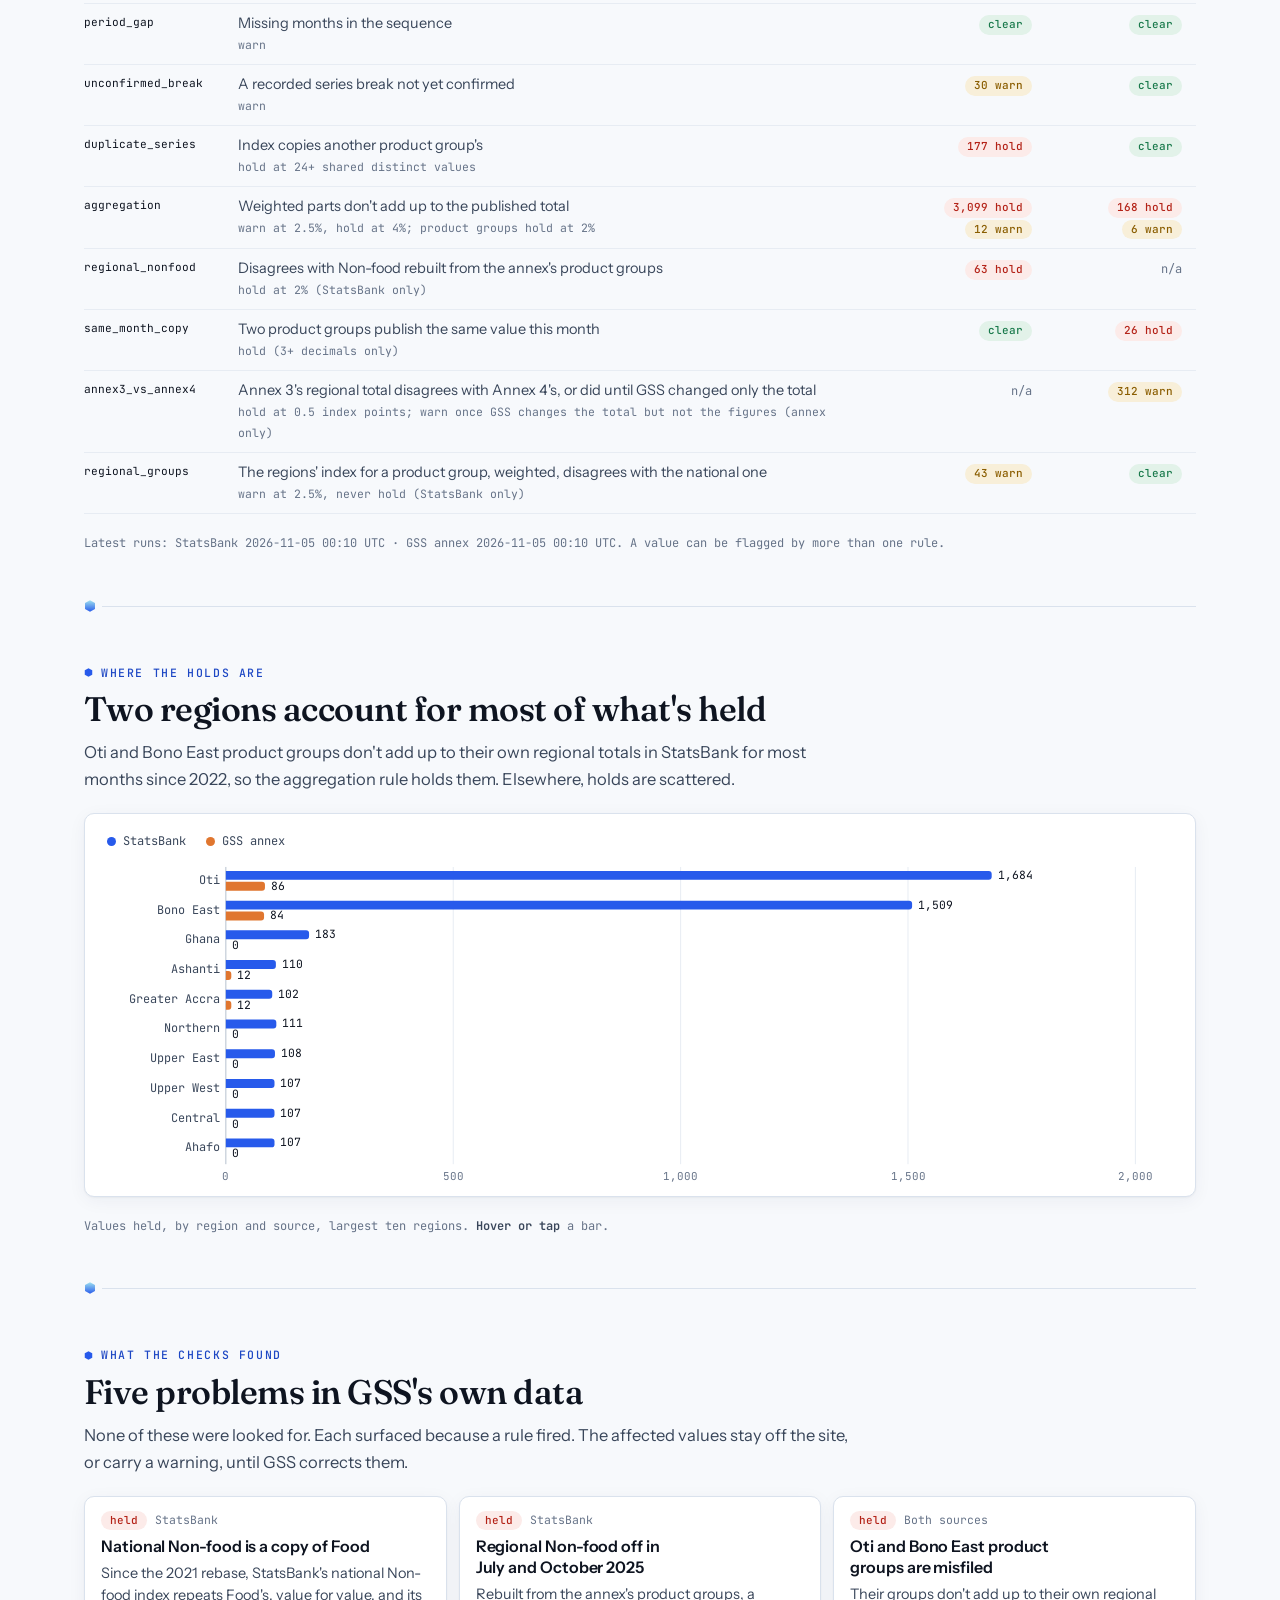
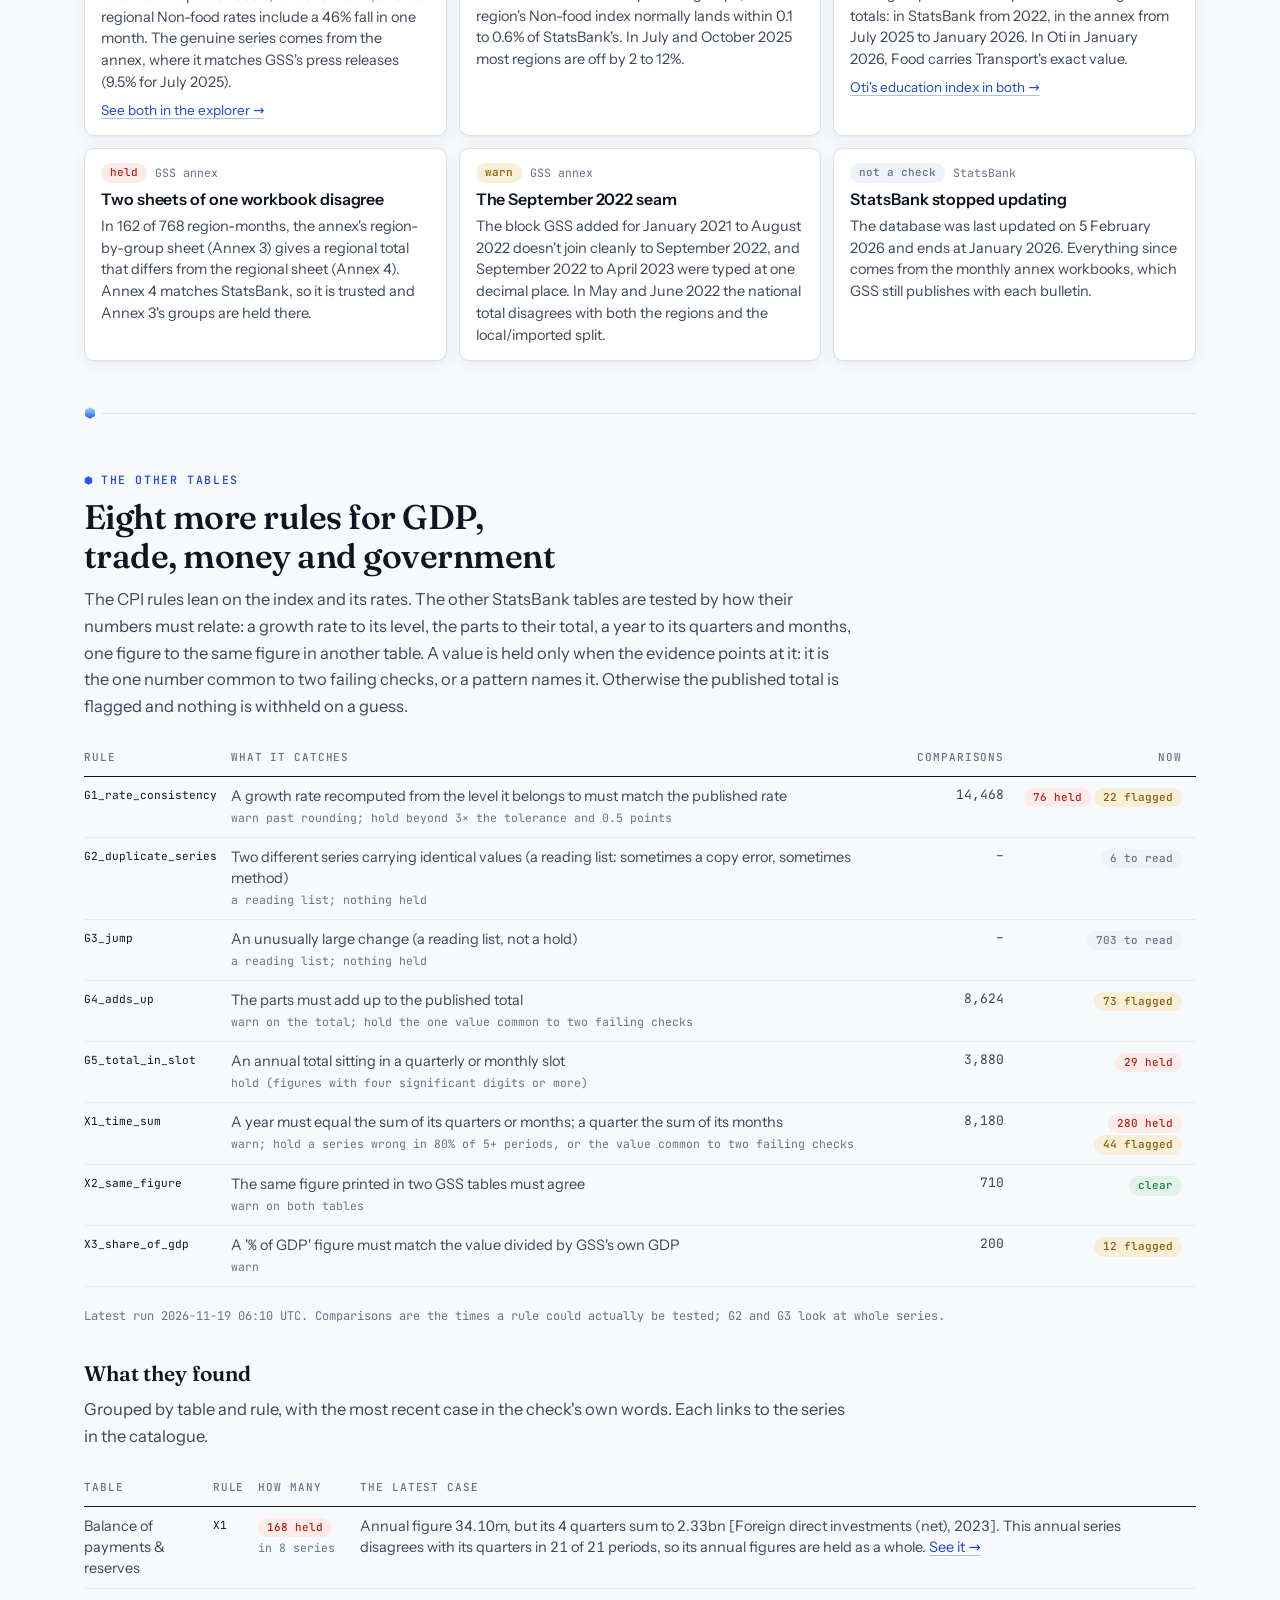
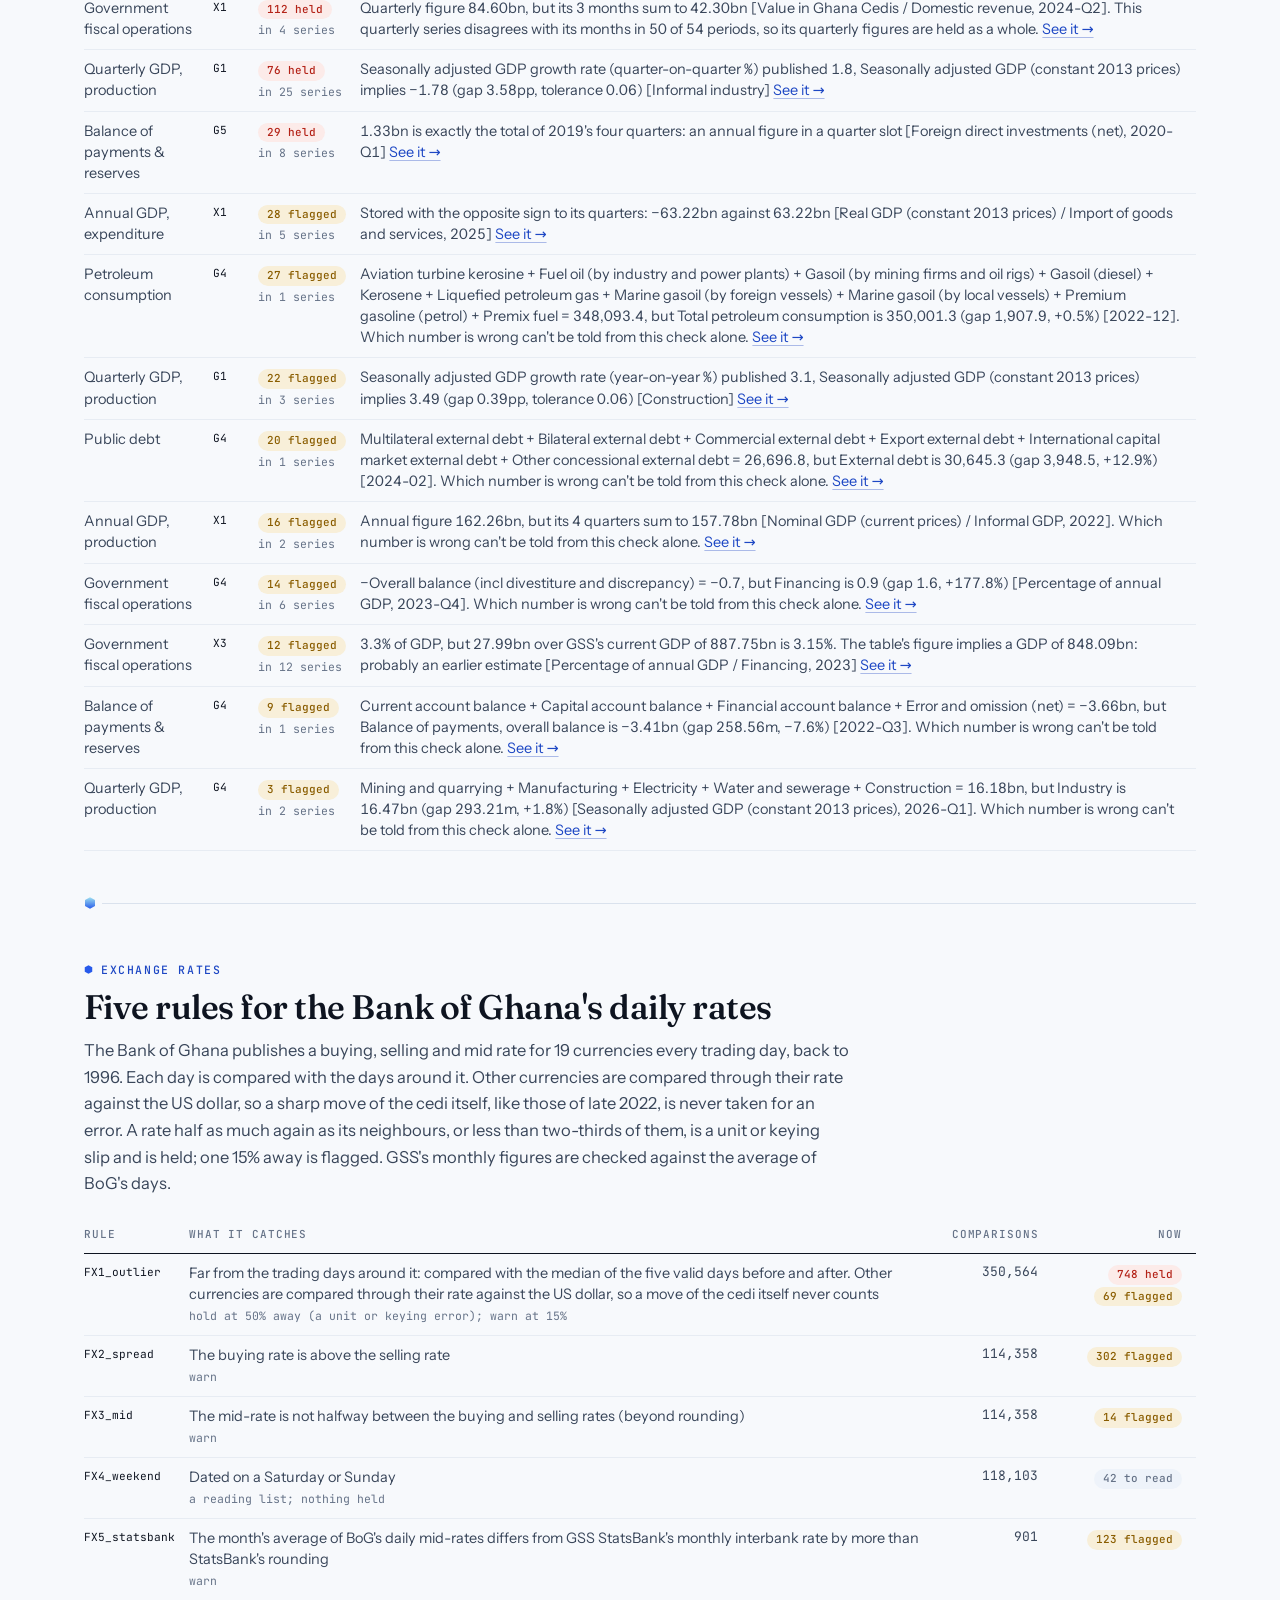
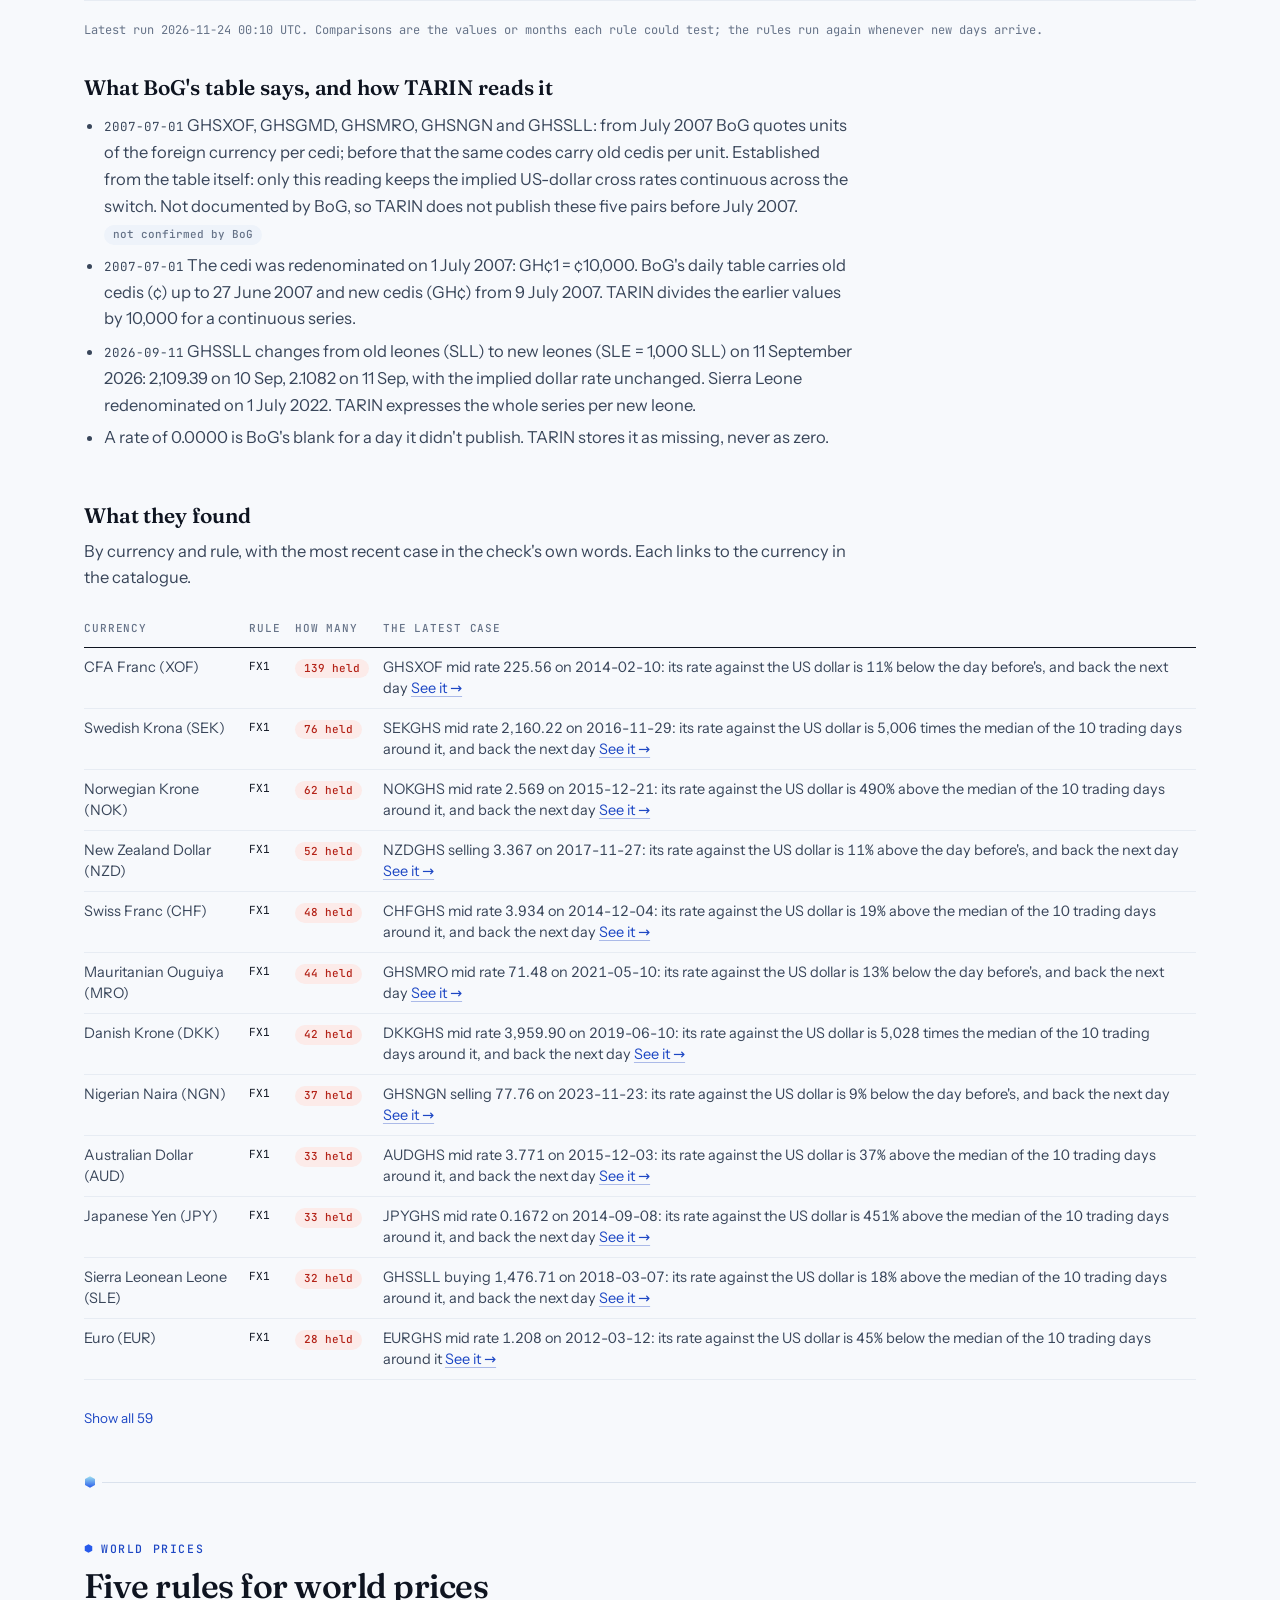
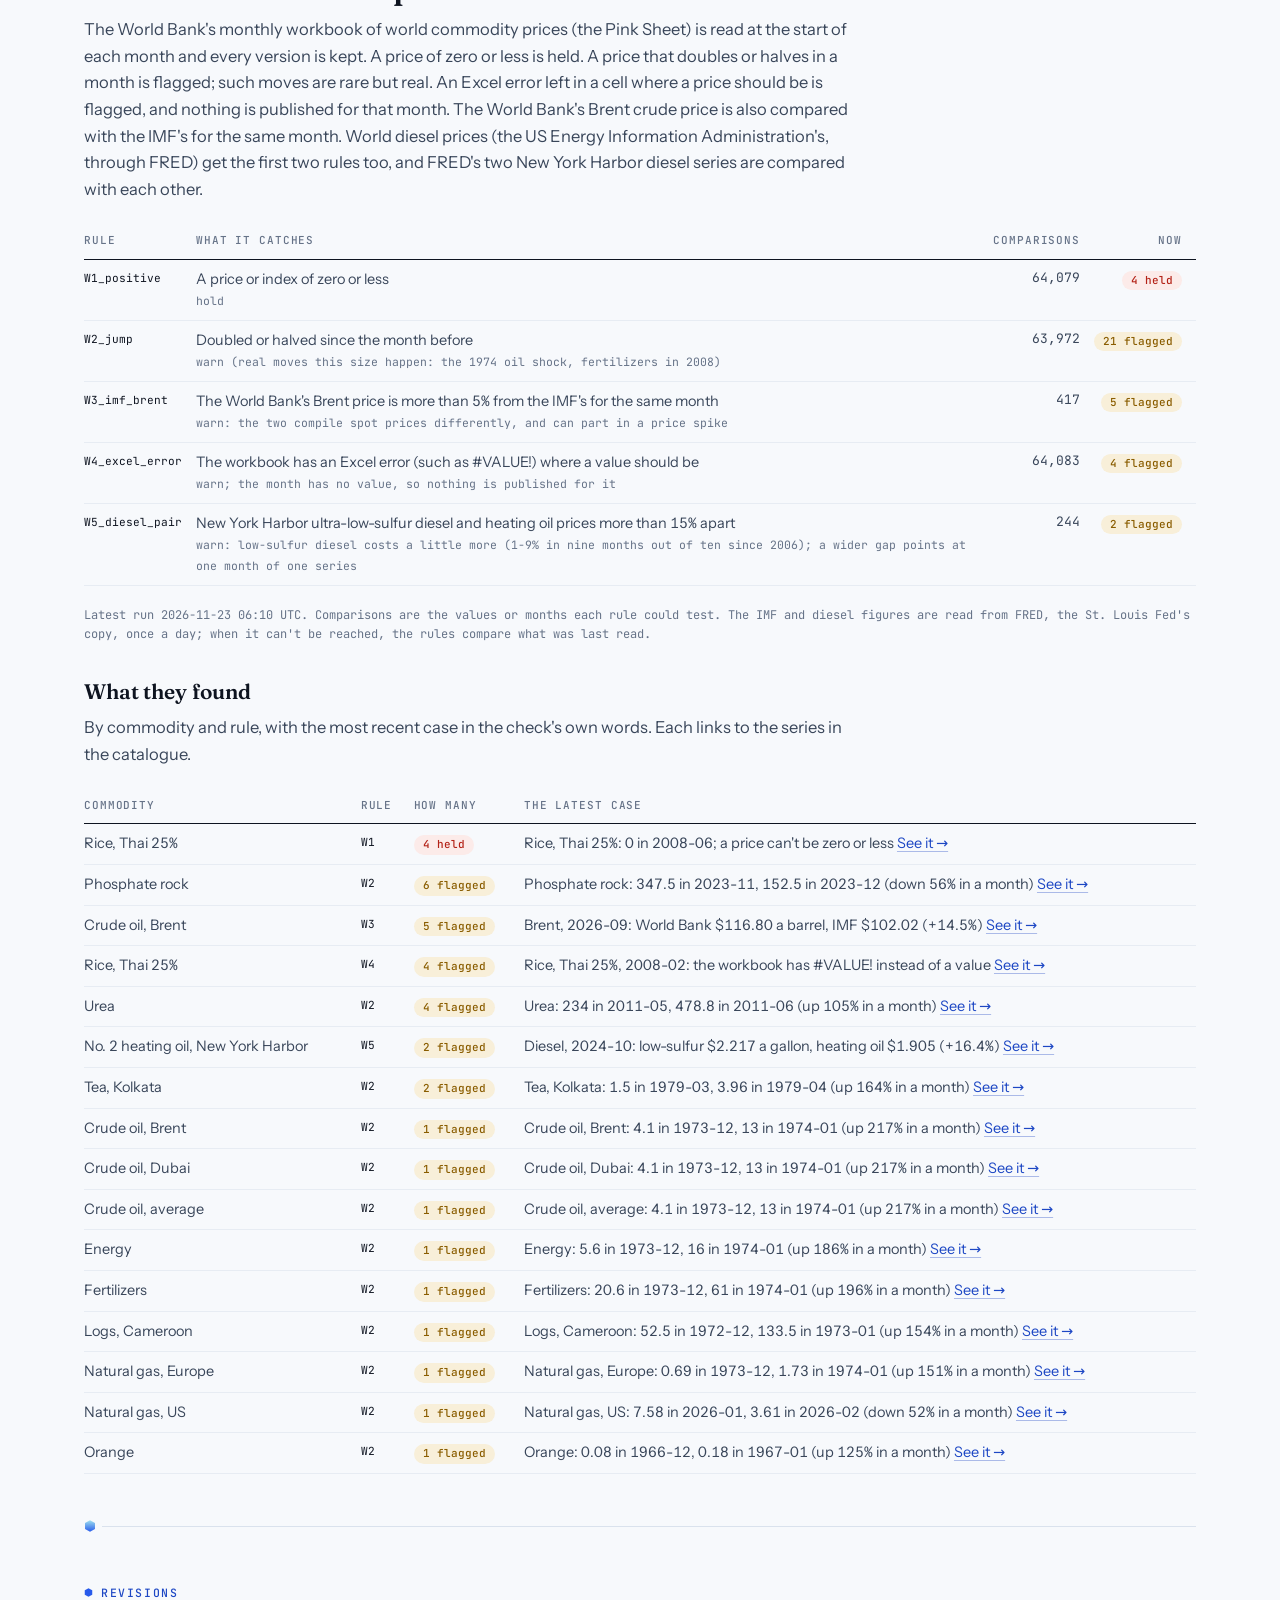
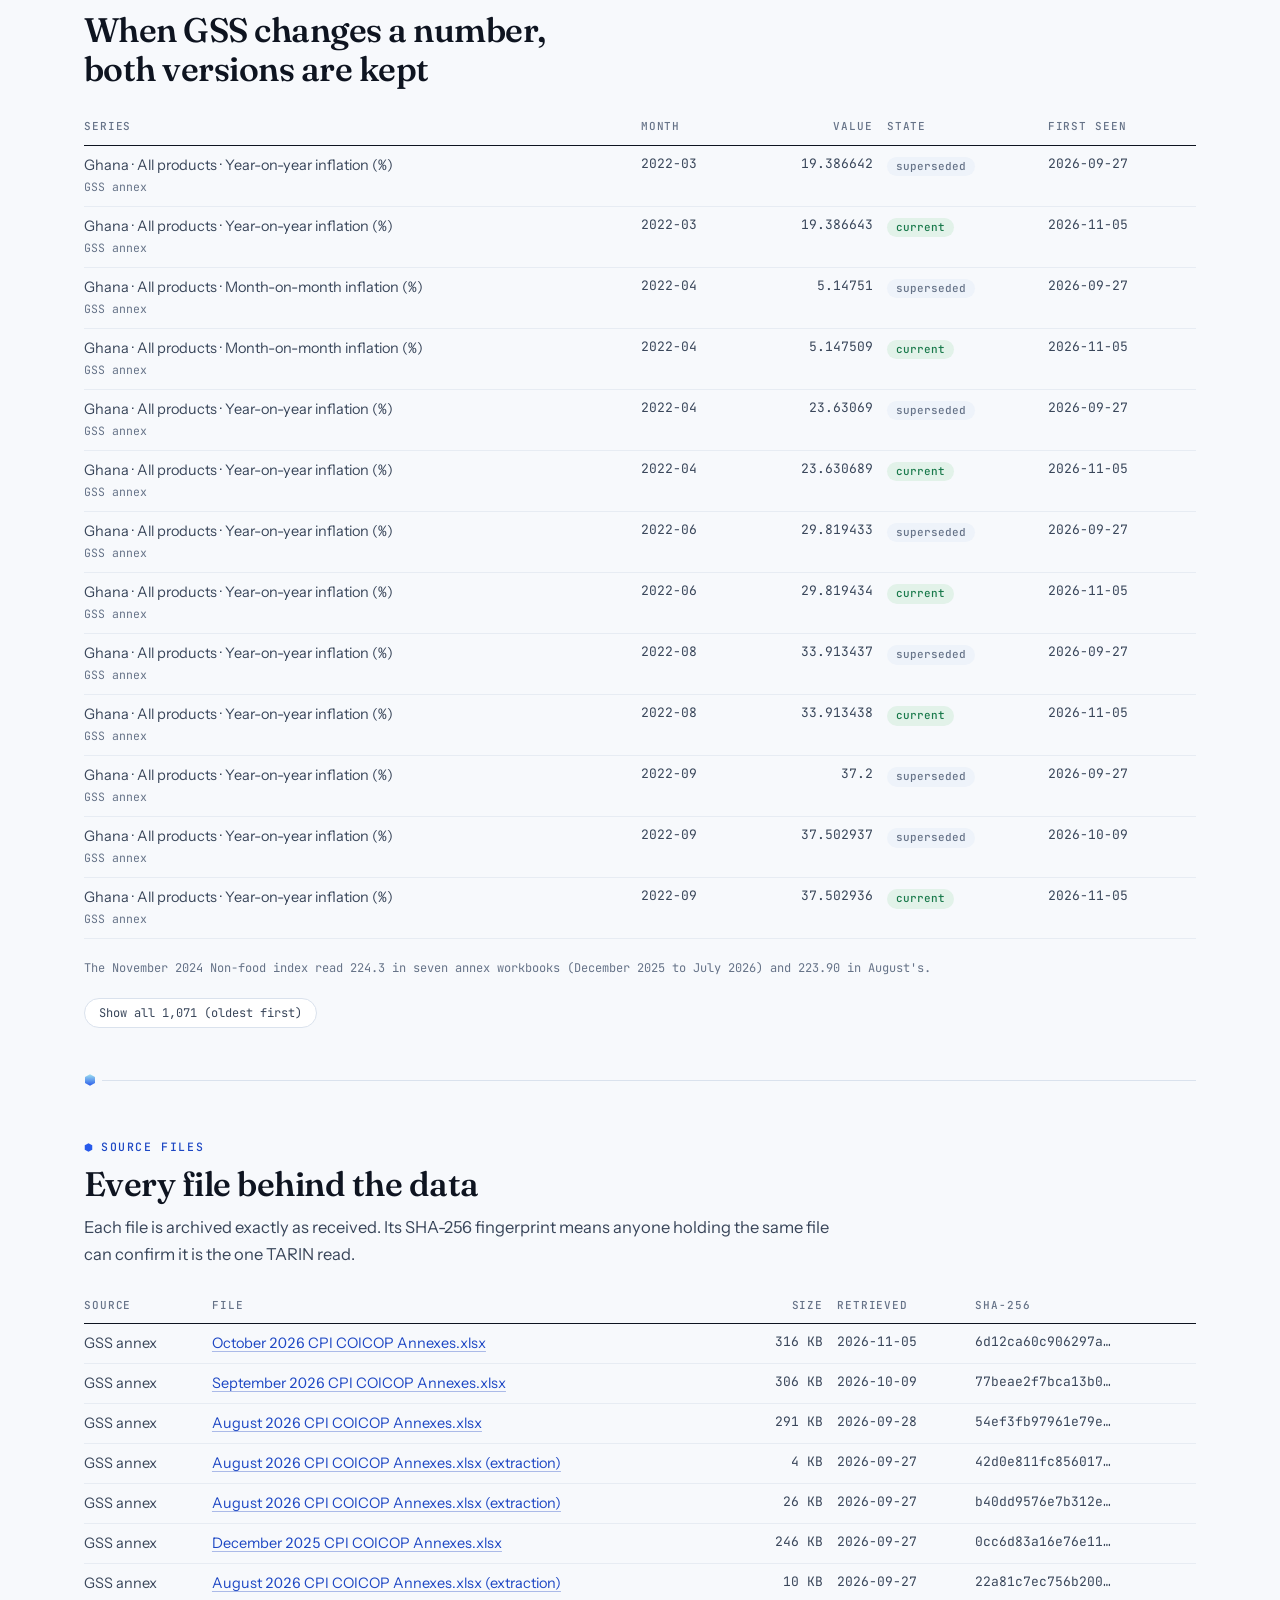
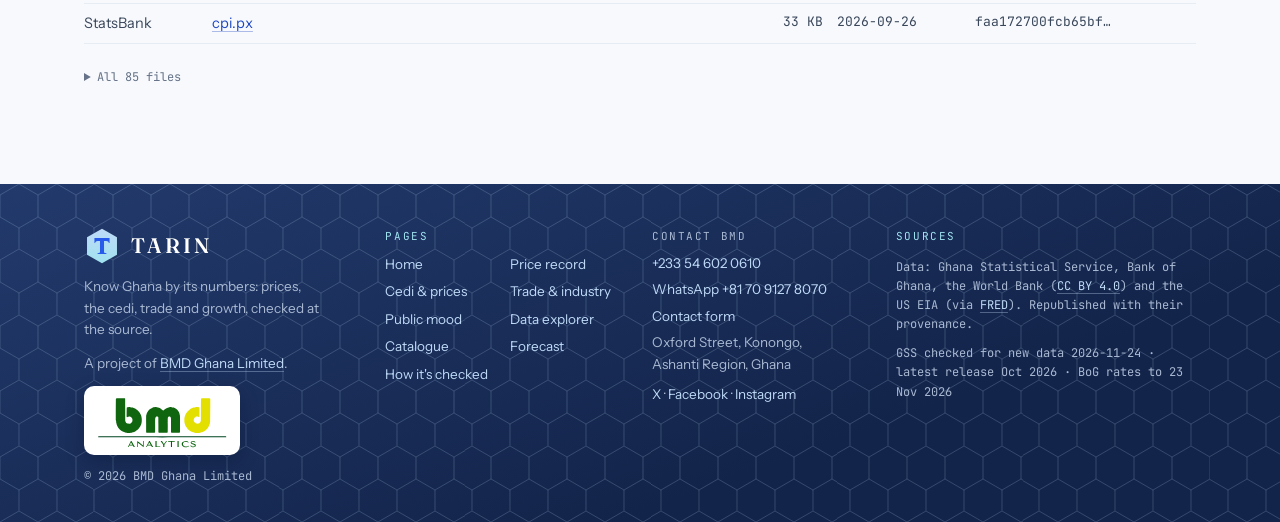
<file: checks/index.html>
<!doctype html>
<html lang="en">
<head>
<meta charset="utf-8">
<meta name="viewport" content="width=device-width, initial-scale=1, viewport-fit=cover">
<meta name="color-scheme" content="light">
<meta name="author" content="BMD Ghana Limited">
<meta name="theme-color" content="#ffffff">
<title>How it's checked · TARIN</title>
<meta name="description" content="The fourteen rules every TARIN value passes, what they are holding back now, the problems they found in GSS's data, and every source file.">
<meta property="og:type" content="website">
<meta property="og:site_name" content="TARIN">
<meta property="og:title" content="How it&#x27;s checked · TARIN">
<meta property="og:description" content="The fourteen rules every TARIN value passes, what they are holding back now, the problems they found in GSS's data, and every source file.">
<meta property="og:url" content="https://tarin.bmdghana.com/checks/">
<meta property="og:image" content="https://tarin.bmdghana.com/assets/og.png">
<meta property="og:image:width" content="1200">
<meta property="og:image:height" content="630">
<meta property="og:image:alt" content="TARIN: Know Ghana by its numbers">
<meta name="twitter:card" content="summary_large_image">
<link rel="icon" href="../assets/favicon.svg" type="image/svg+xml">
<link rel="preload" href="../assets/fonts/instrument-sans-latin-wght-normal.woff2" as="font" type="font/woff2" crossorigin>
<link rel="preload" href="../assets/fonts/fraunces-latin-opsz-normal.woff2" as="font" type="font/woff2" crossorigin>
<link rel="stylesheet" href="../assets/tarin.css?v=60d1ac0f77">
<style>
.flow { display: grid; grid-template-columns: repeat(5, minmax(0, 1fr)); gap: 22px; counter-reset: step; }
.step { position: relative; display: grid; gap: 6px; align-content: start; padding: 14px; }
.step::before { counter-increment: step; content: counter(step); font-family: var(--f-mono); font-size: 12px; color: var(--brand-ink); }
.step:not(:last-child)::after { content: "→"; position: absolute; right: -17px; top: 14px; color: var(--muted); font-family: var(--f-mono); }
.step b { font-weight: 600; font-size: 15px; }
.step span { font-size: 13.5px; color: var(--ink-2); line-height: 1.45; }
@media (max-width: 860px) {
  .flow { grid-template-columns: 1fr; gap: 24px; }
  .step:not(:last-child)::after { content: "↓"; right: auto; left: 16px; top: auto; bottom: -22px; }
}
.finds { display: grid; grid-template-columns: repeat(auto-fit, minmax(300px, 1fr)); gap: 12px; }
.find { padding: 14px 16px; display: grid; gap: 6px; align-content: start; }
.find .meta { display: flex; gap: 8px; align-items: center; font-family: var(--f-mono); font-size: 11.5px; color: var(--muted); }
.find h3 { font-size: 16px; line-height: 1.3; }
.find p { font-size: 14.5px; color: var(--ink-2); line-height: 1.5; }
.find a { font-size: 13.5px; }
.bars { position: relative; }
.bars svg { display: block; width: 100%; height: auto; overflow: visible; }
.bars text { font-family: var(--f-mono); font-size: 11px; fill: var(--muted); }
.bars .rl { fill: var(--ink-2); font-size: 12px; }
.bars .vl { fill: var(--ink); font-size: 11.5px; }
.more { font: inherit; font-size: 13.5px; color: var(--brand-ink); background: none; border: 0; padding: 8px 0 0; cursor: pointer; text-align: left; }
</style>
</head>
<body data-root="../" data-page="checks">

<header class="band">
  <div class="wrap">
    <a class="brand" href="../index.html" aria-label="TARIN home, a BMD Ghana project"><img src="../assets/logo.svg" alt=""><span class="word">TARIN</span><span class="by">by BMD</span></a>
    <nav class="main" aria-label="Main">
      <a href="../price-record/index.html">Price record</a>
      <a href="../cedi/index.html">Cedi &amp; prices</a>
      <a href="../trade/index.html">Trade &amp; industry</a>
      <a href="../polls/index.html">Public mood</a>
      <a href="../explorer/index.html">Data explorer</a>
      <a href="../catalogue/index.html">Catalogue</a>
      <a href="../forecast/index.html">Forecast</a>
      <a href="index.html" aria-current="page">How it's checked</a>
    </nav>
  </div>
</header>

<main class="wrap">
  <div class="page-head">
    <div class="ph-text">
    <span class="eyebrow">Method</span>
    <h1>How every number is checked</h1>
    <p class="lede">TARIN reproduces what the Ghana Statistical Service publishes; it doesn't adjust it. What it adds is proof: every value keeps the file it came from, and fourteen rules test it before it reaches a chart, with <a href="#tables-checks">eight more</a> for the other StatsBank tables, <a href="#fx-checks">five</a> for the Bank of Ghana's exchange rates and <a href="#w-checks">five</a> for world prices. <span id="c-totals"></span></p>
    </div>
  </div>
  <nav class="toc" aria-label="On this page"><span>On this page</span><a href="#path">The path</a><a href="#rules">CPI rules</a><a href="#regions">Held by region</a><a href="#problems">Problems found</a><a href="#tables-checks">Other tables</a><a href="#fx-checks">Exchange rates</a><a href="#w-checks">World prices</a><a href="#revisions">Revisions</a><a href="#files">Source files</a></nav>


  <section class="block" id="path">
    <div class="read"><span class="eyebrow">The path</span><h2 style="margin-top:6px">From a GSS file to a published value</h2></div>
    <div class="flow">
      <div class="step card"><b>Fetch</b><span>StatsBank through its public API; the monthly annex workbook downloaded from statsghana.gov.gh.</span></div>
      <div class="step card"><b>Archive</b><span>The response or workbook is kept byte for byte and named by its SHA-256 fingerprint.</span></div>
      <div class="step card"><b>Load</b><span>Values are appended, never overwritten. A revised value supersedes the old one; both are kept.</span></div>
      <div class="step card"><b>Check</b><span>Fourteen rules. A hold keeps a value off the site until the rule stops firing on a later run.</span></div>
      <div class="step card"><b>Publish</b><span>The site reads only values with no open hold, each with its source file and retrieval date.</span></div>
    </div>
  </section>

  <section class="block" id="rules">
    <div class="read">
      <span class="eyebrow">The rules</span>
      <h2 style="margin-top:6px">Fourteen rules, and what each is holding right now</h2>
      <p style="margin-top:10px;color:var(--ink-2)">Most need no second source. GSS publishes both the index and the rates, so every rate can be recomputed from the index. With the basket weights stored, the parts of an index can be added up and compared with the published total. Counts are values per month, from the latest run.</p>
    </div>
    <div class="tbl-wrap">
      <table class="data" id="t-rules">
        <thead><tr><th>Rule</th><th>What it catches</th><th class="r">StatsBank</th><th class="r">GSS annex</th></tr></thead>
        <tbody></tbody>
      </table>
    </div>
    <p class="caption" id="c-run"></p>
  </section>

  <section class="block" id="regions">
    <div class="read">
      <span class="eyebrow">Where the holds are</span>
      <h2 style="margin-top:6px">Two regions account for most of what's held</h2>
      <p style="margin-top:10px;color:var(--ink-2)">Oti and Bono East product groups don't add up to their own regional totals in StatsBank for most months since 2022, so the aggregation rule holds them. Elsewhere, holds are scattered.</p>
    </div>
    <div class="chart bars" id="c-held">
      <div class="legend"><span><i class="key-dot" style="background:var(--s1)"></i>StatsBank</span><span><i class="key-dot" style="background:var(--s2)"></i>GSS annex</span></div>
    </div>
    <p class="caption">Values held, by region and source, largest ten regions. <b>Hover or tap</b> a bar.</p>
  </section>

  <section class="block" id="problems">
    <div class="read">
      <span class="eyebrow">What the checks found</span>
      <h2 style="margin-top:6px">Five problems in GSS's own data</h2>
      <p style="margin-top:10px;color:var(--ink-2)">None of these were looked for. Each surfaced because a rule fired. The affected values stay off the site, or carry a warning, until GSS corrects them.</p>
    </div>
    <div class="finds">
      <article class="find card"><div class="meta"><span class="pill hold">held</span><span>StatsBank</span></div>
        <h3>National Non-food is a copy of Food</h3>
        <p>Since the 2021 rebase, StatsBank's national Non-food index repeats Food's, value for value, and its regional Non-food rates include a 46% fall in one month. The genuine series comes from the annex, where it matches GSS's press releases (9.5% for July 2025).</p>
        <a href="../explorer/index.html#sb.cpi.ghana.non-food.all~sb.cpi.ghana.food.all~an.cpi.ghana.non-food.all">See both in the explorer →</a></article>
      <article class="find card"><div class="meta"><span class="pill hold">held</span><span>StatsBank</span></div>
        <h3>Regional Non-food off in July and October 2025</h3>
        <p>Rebuilt from the annex's product groups, a region's Non-food index normally lands within 0.1 to 0.6% of StatsBank's. In July and October 2025 most regions are off by 2 to 12%.</p></article>
      <article class="find card"><div class="meta"><span class="pill hold">held</span><span>Both sources</span></div>
        <h3>Oti and Bono East product groups are misfiled</h3>
        <p>Their groups don't add up to their own regional totals: in StatsBank from 2022, in the annex from July 2025 to January 2026. In Oti in January 2026, Food carries Transport's exact value.</p>
        <a href="../explorer/index.html#sb.cpi.oti.education-services.all~an.cpi.oti.education-services.all">Oti's education index in both →</a></article>
      <article class="find card"><div class="meta"><span class="pill hold">held</span><span>GSS annex</span></div>
        <h3>Two sheets of one workbook disagree</h3>
        <p>In 162 of 768 region-months, the annex's region-by-group sheet (Annex 3) gives a regional total that differs from the regional sheet (Annex 4). Annex 4 matches StatsBank, so it is trusted and Annex 3's groups are held there.</p></article>
      <article class="find card"><div class="meta"><span class="pill warn">warn</span><span>GSS annex</span></div>
        <h3>The September 2022 seam</h3>
        <p>The block GSS added for January 2021 to August 2022 doesn't join cleanly to September 2022, and September 2022 to April 2023 were typed at one decimal place. In May and June 2022 the national total disagrees with both the regions and the local/imported split.</p></article>
      <article class="find card"><div class="meta"><span class="pill idle">not a check</span><span>StatsBank</span></div>
        <h3>StatsBank stopped updating</h3>
        <p>The database was last updated on 5 February 2026 and ends at January 2026. Everything since comes from the monthly annex workbooks, which GSS still publishes with each bulletin.</p></article>
    </div>
  </section>

  <section class="block" id="tables-checks">
    <div class="read">
      <span class="eyebrow">The other tables</span>
      <h2 style="margin-top:6px">Eight more rules for GDP, trade, money and government</h2>
      <p style="margin-top:10px;color:var(--ink-2)">The CPI rules lean on the index and its rates. The other StatsBank tables are tested by how their numbers must relate: a growth rate to its level, the parts to their total, a year to its quarters and months, one figure to the same figure in another table. A value is held only when the evidence points at it: it is the one number common to two failing checks, or a pattern names it. Otherwise the published total is flagged and nothing is withheld on a guess.</p>
    </div>
    <div class="tbl-wrap">
      <table class="data" id="t-trules">
        <thead><tr><th>Rule</th><th>What it catches</th><th class="r">Comparisons</th><th class="r">Now</th></tr></thead>
        <tbody></tbody>
      </table>
    </div>
    <p class="caption" id="c-trun"></p>
    <div class="read" style="margin-top:10px">
      <h3 style="font-family:var(--f-display);font-size:21px">What they found</h3>
      <p style="margin-top:6px;color:var(--ink-2)">Grouped by table and rule, with the most recent case in the check's own words. Each links to the series in the catalogue.</p>
    </div>
    <div class="tbl-wrap"><table class="data" id="t-tfind"></table></div>
  </section>

  <section class="block" id="fx-checks" hidden>
    <div class="read">
      <span class="eyebrow">Exchange rates</span>
      <h2 style="margin-top:6px">Five rules for the Bank of Ghana's daily rates</h2>
      <p style="margin-top:10px;color:var(--ink-2)">The Bank of Ghana publishes a buying, selling and mid rate for 19 currencies every trading day, back to 1996. Each day is compared with the days around it. Other currencies are compared through their rate against the US dollar, so a sharp move of the cedi itself, like those of late 2022, is never taken for an error. A rate half as much again as its neighbours, or less than two-thirds of them, is a unit or keying slip and is held; one 15% away is flagged. GSS's monthly figures are checked against the average of BoG's days.</p>
    </div>
    <div class="tbl-wrap">
      <table class="data" id="t-fxrules">
        <thead><tr><th>Rule</th><th>What it catches</th><th class="r">Comparisons</th><th class="r">Now</th></tr></thead>
        <tbody></tbody>
      </table>
    </div>
    <p class="caption" id="c-fxrun"></p>
    <div class="read" style="margin-top:10px">
      <h3 style="font-family:var(--f-display);font-size:21px">What BoG's table says, and how TARIN reads it</h3>
      <ul id="fx-breaks" style="margin-top:8px;padding-left:20px;color:var(--ink-2);display:grid;gap:6px"></ul>
    </div>
    <div class="read" style="margin-top:10px">
      <h3 style="font-family:var(--f-display);font-size:21px">What they found</h3>
      <p style="margin-top:6px;color:var(--ink-2)">By currency and rule, with the most recent case in the check's own words. Each links to the currency in the catalogue.</p>
    </div>
    <div class="tbl-wrap"><table class="data" id="t-fxfind"></table></div>
    <button class="more" id="fx-more" type="button" hidden></button>
  </section>

  <section class="block" id="w-checks" hidden>
    <div class="read">
      <span class="eyebrow">World prices</span>
      <h2 style="margin-top:6px" id="w-h2">Rules for world prices</h2>
      <p style="margin-top:10px;color:var(--ink-2)">The World Bank's monthly workbook of world commodity prices (the Pink Sheet) is read at the start of each month and every version is kept. A price of zero or less is held. A price that doubles or halves in a month is flagged; such moves are rare but real. An Excel error left in a cell where a price should be is flagged, and nothing is published for that month. The World Bank's Brent crude price is also compared with the IMF's for the same month. World diesel prices (the US Energy Information Administration's, through FRED) get the first two rules too, and FRED's two New York Harbor diesel series are compared with each other.</p>
    </div>
    <div class="tbl-wrap">
      <table class="data" id="t-wrules">
        <thead><tr><th>Rule</th><th>What it catches</th><th class="r">Comparisons</th><th class="r">Now</th></tr></thead>
        <tbody></tbody>
      </table>
    </div>
    <p class="caption" id="c-wrun"></p>
    <div class="read" style="margin-top:10px">
      <h3 style="font-family:var(--f-display);font-size:21px">What they found</h3>
      <p style="margin-top:6px;color:var(--ink-2)">By commodity and rule, with the most recent case in the check's own words. Each links to the series in the catalogue.</p>
    </div>
    <div class="tbl-wrap"><table class="data" id="t-wfind"></table></div>
  </section>

  <section class="block" id="revisions">
    <div class="read">
      <span class="eyebrow">Revisions</span>
      <h2 style="margin-top:6px">When GSS changes a number, both versions are kept</h2>
    </div>
    <div class="tbl-wrap"><table class="data" id="t-rev"></table></div>
    <button type="button" class="more-btn" id="rev-more" hidden></button>
  </section>

  <section class="block" id="files">
    <div class="read">
      <span class="eyebrow">Source files</span>
      <h2 style="margin-top:6px">Every file behind the data</h2>
      <p style="margin-top:10px;color:var(--ink-2)">Each file is archived exactly as received. Its SHA-256 fingerprint means anyone holding the same file can confirm it is the one TARIN read.</p>
    </div>
    <div class="tbl-wrap"><table class="data" id="t-files"></table></div>
    <details id="more-files"><summary>All files</summary><div class="tbl-wrap"><table class="data" id="t-files-all"></table></div></details>
  </section>
</main>

<footer class="site">
  <div class="wrap">
    <div class="f-brand">
      <a class="brand" href="../index.html" aria-label="TARIN home"><img src="../assets/logo.svg" alt=""><span class="word">TARIN</span></a>
      <p>Know Ghana by its numbers: prices, the cedi, trade and growth, checked at the source.</p>
      <p>A project of <a href="https://bmdghana.com/">BMD Ghana Limited</a>.</p>
      <a class="f-bmd" href="https://bmdghana.com/" aria-label="BMD Analytics, bmdghana.com"><img src="../assets/bmd-analytics.svg" alt="BMD Analytics" width="132" height="55"></a>
      <p class="f-copy">© 2026 BMD Ghana Limited</p>
    </div>
    <nav class="f-nav" aria-label="Pages">
      <span class="f-label">Pages</span>
      <a href="../index.html">Home</a>
      <a href="../price-record/index.html">Price record</a>
      <a href="../cedi/index.html">Cedi &amp; prices</a>
      <a href="../trade/index.html">Trade &amp; industry</a>
      <a href="../polls/index.html">Public mood</a>
      <a href="../explorer/index.html">Data explorer</a>
      <a href="../catalogue/index.html">Catalogue</a>
      <a href="../forecast/index.html">Forecast</a>
      <a href="../checks/index.html">How it's checked</a>
    </nav>
    <div class="f-contact">
      <span class="f-label">Contact BMD</span>
      <a href="tel:+233546020610">+233 54 602 0610</a>
      <a href="https://wa.me/817091278070" rel="noopener">WhatsApp +81 70 9127 8070</a>
      <a href="https://bmdghana.com/contact" rel="noopener">Contact form</a>
      <span>Oxford Street, Konongo,<br>Ashanti Region, Ghana</span>
      <span class="f-social"><a href="https://x.com/BMDGhana" rel="noopener">X</a> · <a href="https://www.facebook.com/bmdghana/" rel="noopener">Facebook</a> · <a href="https://www.instagram.com/bmdghana/" rel="noopener">Instagram</a></span>
    </div>
    <div class="f-meta">
      <span class="f-label">Sources</span>
      <span>Data: Ghana Statistical Service, Bank of Ghana, the World Bank (<a href="https://creativecommons.org/licenses/by/4.0/">CC BY 4.0</a>) and the US EIA (via <a href="https://fred.stlouisfed.org/">FRED</a>). Republished with their provenance.</span>
      <span id="site-status" hidden></span>
    </div>
  </div>
</footer>

<script src="../assets/tarin.js?v=3985f6f001"></script>
<script>
(function () {
  "use strict";
  var T = window.TARIN;
  var WHEN = {
    mom_consistency: "warn past rounding; hold at ≥1 pt and ≥6× the tolerance",
    yoy_consistency: "same as month-on-month",
    mom_band: "hold on the headline, warn on a component",
    yoy_band: "hold on the headline, warn on a component",
    index_positive: "hold", rebase_discontinuity: "warn", period_gap: "warn", unconfirmed_break: "warn",
    duplicate_series: "hold at 24+ shared distinct values",
    aggregation: "warn at 2.5%, hold at 4%; product groups hold at 2%",
    regional_nonfood: "hold at 2% (StatsBank only)",
    same_month_copy: "hold (3+ decimals only)",
    annex3_vs_annex4: "hold at 0.5 index points; warn once GSS changes the total but not the figures (annex only)",
    regional_groups: "warn at 2.5%, never hold (StatsBank only)"
  };
  function cell(c, na) {
    if (na) return '<td class="r"><span class="muted mono" style="font-size:12px">n/a</span></td>';
    var out = [];
    if (c.hold) out.push('<span class="pill hold">' + T.int(c.hold) + " hold</span>");
    if (c.warn) out.push('<span class="pill warn">' + T.int(c.warn) + " warn</span>");
    return '<td class="r">' + (out.length ? out.join(" ") : '<span class="pill ok">clear</span>') + "</td>";
  }
  function esc(s) { var d = document.createElement("div"); d.textContent = s; return d.innerHTML; }

  T.json("data/checks.json").then(function (K) {
    var tot = K.totals;
    document.getElementById("c-totals").textContent = "Right now " + T.int(tot.publishable) + " of " + T.int(tot.values) +
      " stored values are cleared, and " + T.int(tot.held) + " are held back.";
    document.querySelector("#t-rules tbody").innerHTML = K.rules.map(function (r) {
      return "<tr><td class='m'><code>" + r.rule + "</code></td><td>" + esc(r.text) + "<br><span class='mono muted' style='font-size:11.5px'>" +
        esc(WHEN[r.rule] || "") + "</span></td>" + cell(r.sb, r.rule === "annex3_vs_annex4") + cell(r.an, r.rule === "regional_nonfood") + "</tr>";
    }).join("");
    document.getElementById("c-run").textContent = "Latest runs: " + K.validated.map(function (v) {
      return (v.source_key === "gss.cpi" ? "StatsBank " : "GSS annex ") + v.finished.slice(0, 16).replace("T", " ") + " UTC";
    }).join(" · ") + ". A value can be flagged by more than one rule.";

    // held by region
    var by = {};
    K.held_by_region.forEach(function (h) {
      var r = by[h.region] = by[h.region] || { region: h.region, sb: 0, an: 0 };
      r[h.source_key === "gss.cpi" ? "sb" : "an"] += h.held;
    });
    var rows = Object.keys(by).map(function (k) { return by[k]; }).sort(function (a, b) { return (b.sb + b.an) - (a.sb + a.an); }).slice(0, 10);
    var host = document.getElementById("c-held");
    function bars() {
      var old = host.querySelector("svg"); if (old) old.remove();
      var oldTip = host.querySelector(".tip"); if (oldTip) oldTip.remove();
      var W = T.plotWidth(host), narrow = W < 560, labelW = narrow ? 0 : 120, rowH = narrow ? 44 : 30, top = 4, axisH = 22;
      var H = top + rows.length * rowH + axisH;
      var maxV = Math.max.apply(null, rows.map(function (r) { return Math.max(r.sb, r.an); }));
      var nt = T.niceTicks(0, maxV, 4);
      var m = { l: labelW + 6, r: 44 }, iw = W - m.l - m.r;
      var x = function (v) { return m.l + v / nt.hi * iw; };
      var svg = T.el("svg", { viewBox: "0 0 " + W + " " + H, width: W, height: H, role: "img", "aria-label": "Held values by region and source" });
      host.appendChild(svg);
      nt.ticks.forEach(function (t) {
        svg.appendChild(T.el("line", { x1: x(t), x2: x(t), y1: top, y2: H - axisH }, "stroke:" + (t === 0 ? "var(--axis)" : "var(--grid)")));
        T.text(svg, x(t), H - 6, T.int(t), null, "middle");
      });
      var tip = T.tip(host);
      rows.forEach(function (r, i) {
        var y0 = top + i * rowH, by0 = narrow ? y0 + 18 : y0 + 4;
        T.text(svg, narrow ? m.l : labelW, narrow ? y0 + 13 : y0 + 17, r.region, "rl", narrow ? "start" : "end");
        [["sb", "var(--s1)"], ["an", "var(--s2)"]].forEach(function (s, j) {
          var v = r[s[0]], by = by0 + j * 11;
          if (v > 0) {
            var w = Math.max(3, x(v) - x(0));
            svg.appendChild(T.el("path", { d: "M" + x(0) + "," + by + "h" + (w - 3) + "a3,3 0 0 1 3,3v3a3,3 0 0 1 -3,3h" + (-(w - 3)) + "z" }, "fill:" + s[1]));
          }
          T.text(svg, x(v) + 6, by + 8, T.int(v), "vl");
        });
        var hit = T.el("rect", { x: 0, y: y0, width: W, height: rowH, tabindex: 0, "aria-label": r.region + ": " + r.sb + " held in StatsBank, " + r.an + " in the annex" }, "fill:transparent;outline:none");
        function on() {
          T.fillTip(tip, r.region, [{ color: "var(--s1)", name: "StatsBank", value: T.int(r.sb) }, { color: "var(--s2)", name: "GSS annex", value: T.int(r.an) }]);
          T.placeTip(host, svg, W, tip, x(Math.max(r.sb, r.an)), y0 + rowH / 2);
          hit.style.fill = "var(--grid)"; hit.style.opacity = "0.5";
        }
        function off() { tip.hidden = true; hit.style.fill = "transparent"; }
        hit.addEventListener("pointerenter", on); hit.addEventListener("pointerdown", on);
        hit.addEventListener("pointerleave", off); hit.addEventListener("focus", on); hit.addEventListener("blur", off);
        svg.insertBefore(hit, svg.firstChild);
      });
    }
    bars(); T.onResize(bars);

    // revisions
    var rvAll = K.revisions, REV_GROUPS = 6, revOpen = false;
    // the latest revisions first: each value GSS changed, with its versions side by side
    var groups = {}, gOrder = [];
    rvAll.forEach(function (r) {
      var k = [r.source_key, r.indicator, r.region, r.product, r.source_split, r.period].join("|");
      if (!groups[k]) { groups[k] = []; gOrder.push(k); }
      groups[k].push(r);
    });
    var latestSeen = function (k) { return groups[k].reduce(function (m, r) { return r.first_seen_at > m ? r.first_seen_at : m; }, ""); };
    gOrder.sort(function (a, b) { var x = latestSeen(a), y = latestSeen(b); return x < y ? 1 : x > y ? -1 : 0; });
    var REV_SHOWN = gOrder.slice(0, REV_GROUPS).reduce(function (n, k) { return n + groups[k].length; }, 0);
    function revRows() {
    var rv = revOpen ? rvAll : [].concat.apply([], gOrder.slice(0, REV_GROUPS).map(function (k) { return groups[k]; }));
    document.getElementById("t-rev").innerHTML = "<thead><tr><th>Series</th><th>Month</th><th class='r'>Value</th><th>State</th><th>First seen</th></tr></thead><tbody>" +
      (rv.length ? rv.map(function (r) {
        return "<tr><td>" + esc(r.region + " · " + r.product + " · " + (r.indicator === "Consumer Price Index" ? "index" : r.indicator)) + "<br><span class='mono muted' style='font-size:11.5px'>" +
          (r.source_key === "gss.cpi" ? "StatsBank" : "GSS annex") + "</span></td><td class='m'>" + r.period + "</td><td class='r m'>" + r.value +
          "</td><td>" + (r.state === "current" ? "<span class='pill ok'>current</span>" : "<span class='pill idle'>superseded</span>") + "</td><td class='m'>" + r.first_seen_at.slice(0, 10) + "</td></tr>";
      }).join("") : "<tr><td colspan='5'>No revisions recorded yet.</td></tr>") + "</tbody>";
    }
    revRows();
    var rb = document.getElementById("rev-more");
    if (rvAll.length > REV_SHOWN) {
      rb.hidden = false;
      rb.textContent = "Show all " + T.int(rvAll.length) + " (oldest first)";
      rb.addEventListener("click", function () {
        revOpen = !revOpen; revRows();
        rb.textContent = revOpen ? "Show only the latest" : "Show all " + T.int(rvAll.length) + " (oldest first)";
        if (!revOpen) document.getElementById("revisions").scrollIntoView({ block: "start" });
      });
    }
    var note = document.createElement("p"); note.className = "caption";
    note.textContent = "The November 2024 Non-food index read 224.3 in seven annex workbooks (December 2025 to July 2026) and 223.90 in August's.";
    document.getElementById("t-rev").parentNode.after(note);

    // files
    function fileRows(list) {
      return "<thead><tr><th>Source</th><th>File</th><th class='r'>Size</th><th>Retrieved</th><th>SHA-256</th></tr></thead><tbody>" + list.map(function (f) {
        var name = decodeURIComponent(f.url.split("/").pop().split("?")[0]);
        var kind = /\.xlsx$/i.test(name) && f.bytes < 50000 ? name + " (extraction)" : name;
        return "<tr><td>" + (f.source_key === "gss.cpi" ? "StatsBank" : "GSS annex") + "</td><td><a href='" + esc(f.url) + "' target='_blank' rel='noopener'>" +
          esc(kind.length > 48 ? kind.slice(0, 46) + "…" : kind) + "</a></td><td class='r m'>" + T.int(Math.round(f.bytes / 1024)) + " KB</td><td class='m'>" +
          f.retrieved.slice(0, 10) + "</td><td class='m' title='" + f.sha256 + "'>" + f.sha256.slice(0, 16) + "…</td></tr>";
      }).join("") + "</tbody>";
    }
    document.getElementById("t-files").innerHTML = fileRows(K.files.slice(0, 8));
    document.getElementById("t-files-all").innerHTML = fileRows(K.files);
    document.querySelector("#more-files summary").textContent = "All " + K.files.length + " files";

    // the other StatsBank tables
    var TK = K.tables;
    if (TK) {
      function now(h, w, i) {
        var out = [];
        if (h) out.push('<span class="pill hold">' + T.int(h) + " held</span>");
        if (w) out.push('<span class="pill warn">' + T.int(w) + " flagged</span>");
        if (i) out.push('<span class="pill idle">' + T.int(i) + " to read</span>");
        return out.length ? out.join(" ") : '<span class="pill ok">clear</span>';
      }
      document.querySelector("#t-trules tbody").innerHTML = TK.rules.map(function (r) {
        return "<tr><td class='m'><code>" + esc(r[0]) + "</code></td><td>" + esc(r[1]) + "<br><span class='mono muted' style='font-size:11.5px'>" +
          esc(r[2]) + "</span></td><td class='r m'>" + (r[3] ? T.int(r[3]) : "–") + "</td><td class='r'>" + now(r[4], r[5], r[6]) + "</td></tr>";
      }).join("");
      document.getElementById("c-trun").textContent = (TK.validated ? "Latest run " + TK.validated.slice(0, 16).replace("T", " ") + " UTC. " : "") +
        "Comparisons are the times a rule could actually be tested; G2 and G3 look at whole series.";
      var tf = document.getElementById("t-tfind");
      tf.innerHTML = "<thead><tr><th>Table</th><th>Rule</th><th>How many</th><th>The latest case</th></tr></thead>";
      var tb2 = document.createElement("tbody");
      TK.findings.forEach(function (f) {
        var tr = document.createElement("tr");
        tr.innerHTML = "<td></td><td class='m'><code></code></td><td></td><td style='min-width:280px'></td>";
        tr.children[0].textContent = f.name;
        tr.children[1].firstChild.textContent = f.rule.split("_")[0];
        tr.children[1].title = f.rule;
        tr.children[2].innerHTML = '<span class="pill ' + f.severity + '">' + T.int(f.values) + (f.severity === "hold" ? " held" : " flagged") + "</span>" +
          "<br><span class='mono muted' style='font-size:11.5px'>in " + f.series + " series</span>";
        tr.children[3].textContent = f.detail + " ";
        if (f.link) {
          var a = document.createElement("a"); a.href = "../catalogue/index.html#" + f.link; a.textContent = "See it →";
          tr.children[3].appendChild(a);
        }
        tb2.appendChild(tr);
      });
      tf.appendChild(tb2);
    }

    // the Bank of Ghana's exchange rates
    var FX = K.fx;
    if (FX) {
      var now = function (h, w, i) {
        var out = [];
        if (h) out.push('<span class="pill hold">' + T.int(h) + " held</span>");
        if (w) out.push('<span class="pill warn">' + T.int(w) + " flagged</span>");
        if (i) out.push('<span class="pill idle">' + T.int(i) + " to read</span>");
        return out.length ? out.join(" ") : '<span class="pill ok">clear</span>';
      };
      document.getElementById("fx-checks").hidden = false;
      document.querySelector("#t-fxrules tbody").innerHTML = FX.rules.map(function (r) {
        return "<tr><td class='m'><code>" + esc(r[0]) + "</code></td><td>" + esc(r[1]) + "<br><span class='mono muted' style='font-size:11.5px'>" +
          esc(r[2]) + "</span></td><td class='r m'>" + (r[3] ? T.int(r[3]) : "–") + "</td><td class='r'>" + now(r[4], r[5], r[6]) + "</td></tr>";
      }).join("");
      document.getElementById("c-fxrun").textContent = (FX.validated ? "Latest run " + FX.validated.slice(0, 16).replace("T", " ") + " UTC. " : "") +
        "Comparisons are the values or months each rule could test; the rules run again whenever new days arrive.";
      document.getElementById("fx-breaks").innerHTML = (FX.breaks || []).map(function (b) {
        return "<li><span class='mono' style='font-size:12.5px'>" + esc(b[0]) + "</span> " + esc(b[2]) +
          (b[4] ? "" : " <span class='pill idle'>not confirmed by BoG</span>") + "</li>";
      }).join("") + "<li>A rate of 0.0000 is BoG's blank for a day it didn't publish. TARIN stores it as missing, never as zero.</li>";
      var fx = document.getElementById("t-fxfind"), fxAll = false, FXN = 12, more = document.getElementById("fx-more");
      fx.innerHTML = "<thead><tr><th>Currency</th><th>Rule</th><th>How many</th><th>The latest case</th></tr></thead>";
      var tb3 = document.createElement("tbody");
      FX.findings.forEach(function (f, i) {
        var tr = document.createElement("tr");
        tr.innerHTML = "<td></td><td class='m'><code></code></td><td></td><td style='min-width:280px'></td>";
        tr.children[0].textContent = f.name;
        tr.children[1].firstChild.textContent = f.rule.split("_")[0];
        tr.children[1].title = f.rule;
        tr.children[2].innerHTML = '<span class="pill ' + f.severity + '">' + T.int(f.values) + (f.severity === "hold" ? " held" : " flagged") + "</span>";
        tr.children[3].textContent = f.detail + " ";
        if (f.link) {
          var a = document.createElement("a"); a.href = "../catalogue/index.html#" + f.link; a.textContent = "See it →";
          tr.children[3].appendChild(a);
        }
        tr.hidden = i >= FXN;
        tb3.appendChild(tr);
      });
      fx.appendChild(tb3);
      more.hidden = FX.findings.length <= FXN;
      more.textContent = "Show all " + FX.findings.length;
      more.addEventListener("click", function () {
        fxAll = !fxAll;
        Array.prototype.forEach.call(tb3.children, function (tr, i) { tr.hidden = !fxAll && i >= FXN; });
        more.textContent = fxAll ? "Show fewer" : "Show all " + FX.findings.length;
      });
    }
    // the World Bank's world commodity prices
    var WC = K.world;
    if (WC) {
      var nowW = function (h, w, i) {
        var out = [];
        if (h) out.push('<span class="pill hold">' + T.int(h) + " held</span>");
        if (w) out.push('<span class="pill warn">' + T.int(w) + " flagged</span>");
        if (i) out.push('<span class="pill idle">' + T.int(i) + " to read</span>");
        return out.length ? out.join(" ") : '<span class="pill ok">clear</span>';
      };
      var words = ["No", "One", "Two", "Three", "Four", "Five", "Six", "Seven", "Eight", "Nine", "Ten"];
      document.getElementById("w-h2").textContent = (words[WC.rules.length] || WC.rules.length) + " rules for world prices";
      document.getElementById("w-checks").hidden = false;
      document.querySelector("#t-wrules tbody").innerHTML = WC.rules.map(function (r) {
        return "<tr><td class='m'><code>" + esc(r[0]) + "</code></td><td>" + esc(r[1]) + "<br><span class='mono muted' style='font-size:11.5px'>" +
          esc(r[2]) + "</span></td><td class='r m'>" + (r[3] ? T.int(r[3]) : "–") + "</td><td class='r'>" + nowW(r[4], r[5], r[6]) + "</td></tr>";
      }).join("");
      document.getElementById("c-wrun").textContent = (WC.validated ? "Latest run " + WC.validated.slice(0, 16).replace("T", " ") + " UTC. " : "") +
        "Comparisons are the values or months each rule could test. The IMF and diesel figures are read from FRED, the St. Louis Fed's copy, once a day; when it can't be reached, the rules compare what was last read.";
      var wf = document.getElementById("t-wfind");
      wf.innerHTML = "<thead><tr><th>Commodity</th><th>Rule</th><th>How many</th><th>The latest case</th></tr></thead>";
      var tb4 = document.createElement("tbody");
      if (!WC.findings.length) tb4.innerHTML = "<tr><td colspan='4' class='muted'>Nothing found.</td></tr>";
      WC.findings.forEach(function (f) {
        var tr = document.createElement("tr");
        tr.innerHTML = "<td></td><td class='m'><code></code></td><td></td><td style='min-width:280px'></td>";
        tr.children[0].textContent = f.name;
        tr.children[1].firstChild.textContent = f.rule.split("_")[0];
        tr.children[1].title = f.rule;
        tr.children[2].innerHTML = '<span class="pill ' + f.severity + '">' + T.int(f.values) + (f.severity === "hold" ? " held" : " flagged") + "</span>";
        tr.children[3].textContent = f.detail + " ";
        if (f.link) {
          var a = document.createElement("a"); a.href = "../catalogue/index.html#" + f.link; a.textContent = "See it →";
          tr.children[3].appendChild(a);
        }
        tb4.appendChild(tr);
      });
      wf.appendChild(tb4);
    }
  }).catch(function (e) { T.fail(document.getElementById("c-held"), e); });
})();
</script>
</body>
</html>
</file>
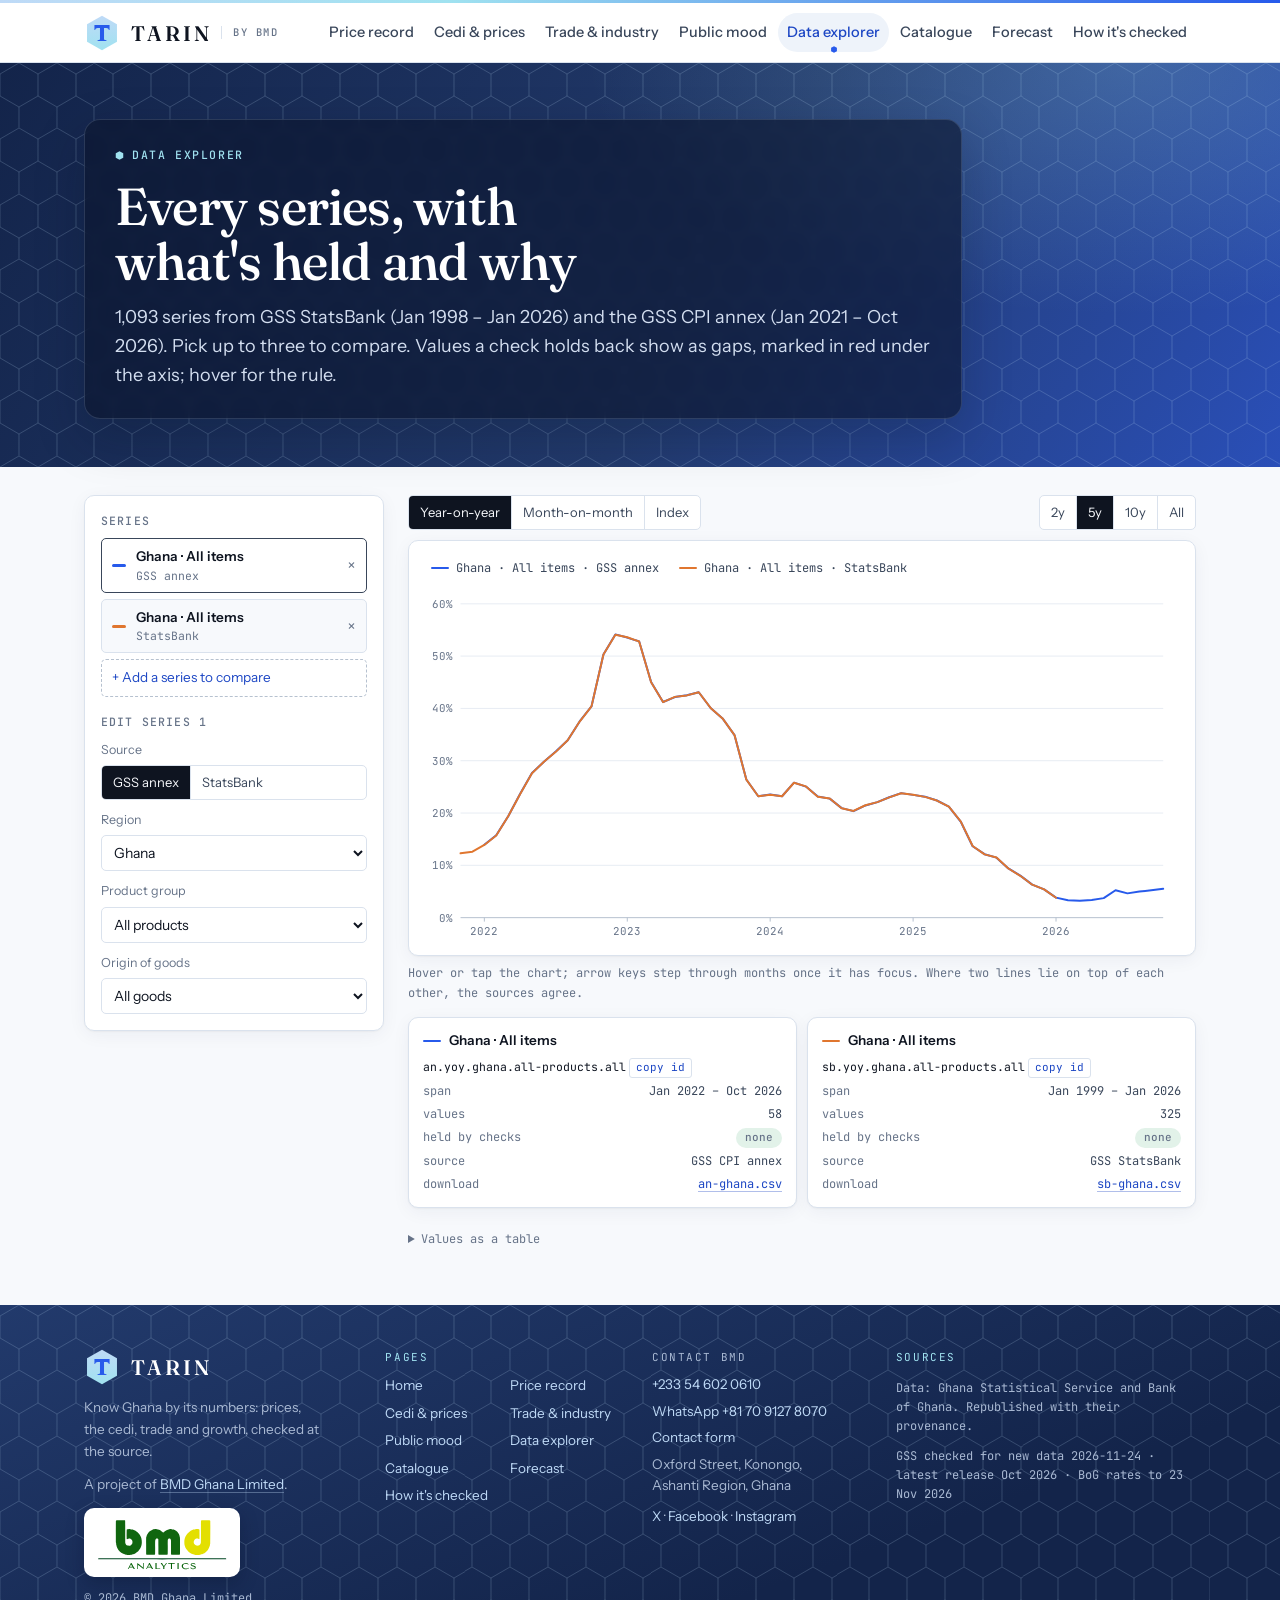
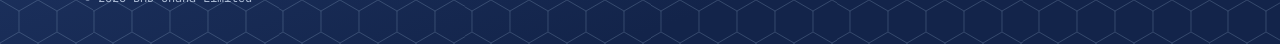
<file: explorer/index.html>
<!doctype html>
<html lang="en">
<head>
<meta charset="utf-8">
<meta name="viewport" content="width=device-width, initial-scale=1, viewport-fit=cover">
<meta name="color-scheme" content="light">
<meta name="author" content="BMD Ghana Limited">
<meta name="theme-color" content="#ffffff">
<title>Data explorer · TARIN</title>
<meta name="description" content="Every Ghana CPI series TARIN holds, by source, region, product group and origin, with held values marked and CSV downloads.">
<meta property="og:type" content="website">
<meta property="og:site_name" content="TARIN">
<meta property="og:title" content="Data explorer · TARIN">
<meta property="og:description" content="Every Ghana CPI series TARIN holds, by source, region, product group and origin, with held values marked and CSV downloads.">
<meta property="og:url" content="https://tarin.bmdghana.com/explorer/">
<meta property="og:image" content="https://tarin.bmdghana.com/assets/og.png">
<meta property="og:image:width" content="1200">
<meta property="og:image:height" content="630">
<meta property="og:image:alt" content="TARIN: Know Ghana by its numbers">
<meta name="twitter:card" content="summary_large_image">
<link rel="icon" href="../assets/favicon.svg" type="image/svg+xml">
<link rel="preload" href="../assets/fonts/instrument-sans-latin-wght-normal.woff2" as="font" type="font/woff2" crossorigin>
<link rel="preload" href="../assets/fonts/fraunces-latin-opsz-normal.woff2" as="font" type="font/woff2" crossorigin>
<link rel="stylesheet" href="../assets/tarin.css?v=60d1ac0f77">
<style>
.x-layout { display: grid; grid-template-columns: 300px minmax(0, 1fr); gap: 24px; padding-block: 28px 12px; align-items: start; }
.panel { padding: 16px; display: grid; gap: 16px; position: sticky; top: 12px; }
.panel h2 { font-family: var(--f-mono); font-size: 11.5px; font-weight: 500; letter-spacing: 0.1em; text-transform: uppercase; color: var(--muted); }
.slots { display: grid; gap: 6px; }
.slot-row { display: grid; grid-template-columns: minmax(0, 1fr) auto; align-items: stretch; background: var(--paper);
  border: 1px solid var(--rule); border-radius: 5px; }
.slot-row.on { border-color: var(--ink-2); background: var(--surface); }
.slot { display: grid; grid-template-columns: 14px minmax(0, 1fr); gap: 10px; align-items: center; text-align: left;
  font: inherit; font-size: 13.5px; line-height: 1.35; color: var(--ink-2); background: none; border: 0;
  padding: 8px 4px 8px 10px; cursor: pointer; width: 100%; }
.slot[aria-pressed="true"] { color: var(--ink); }
.slot .sw { width: 14px; height: 3px; border-radius: 2px; }
.slot .nm b { display: block; font-weight: 600; color: var(--ink); }
.slot .nm span { font-family: var(--f-mono); font-size: 11.5px; color: var(--muted); }
.slot-row .x { font: inherit; font-family: var(--f-mono); font-size: 15px; color: var(--muted); background: none; border: 0; padding: 0 10px; cursor: pointer; border-radius: 0 5px 5px 0; }
.slot-row .x:hover { background: var(--sunk); color: var(--ink); }
.add { font: inherit; font-size: 13.5px; color: var(--brand-ink); background: none; border: 1px dashed var(--axis); border-radius: 5px; padding: 7px 10px; cursor: pointer; text-align: left; }
.add:disabled { color: var(--muted); cursor: default; }
.field { display: grid; gap: 5px; }
.field label, .field .lab { font-size: 12.5px; color: var(--muted); }
select { font: inherit; font-size: 14px; color: var(--ink); background: var(--surface); border: 1px solid var(--rule); border-radius: 5px; padding: 7px 8px; width: 100%; }
.seg { display: inline-flex; flex-wrap: wrap; border: 1px solid var(--rule); border-radius: 5px; overflow: hidden; background: var(--surface); }
.seg button { font: inherit; font-size: 13px; color: var(--ink-2); background: none; border: 0; padding: 6px 11px; cursor: pointer; border-right: 1px solid var(--rule); }
.seg button:last-child { border-right: 0; }
.seg button[aria-pressed="true"] { background: var(--ink); color: var(--paper); }
.seg button:disabled { color: var(--axis); cursor: default; }
.toolbar { display: flex; flex-wrap: wrap; justify-content: space-between; gap: 10px 16px; align-items: center; margin-bottom: 10px; }
.toolbar .l { display: flex; flex-wrap: wrap; gap: 10px; align-items: center; }
.info { display: grid; grid-template-columns: repeat(auto-fit, minmax(240px, 1fr)); gap: 10px; margin-top: 14px; }
.info .card { padding: 12px 14px; display: grid; gap: 4px; font-size: 13.5px; color: var(--ink-2); }
.info .card .top { display: flex; gap: 8px; align-items: center; }
.info .card code { font-size: 11.5px; color: var(--ink); word-break: break-all; }
.info .card .row { display: flex; justify-content: space-between; gap: 10px; font-family: var(--f-mono); font-size: 12px; }
.info .card .row span:first-child { color: var(--muted); }
.copy { font: inherit; font-family: var(--f-mono); font-size: 11px; color: var(--brand-ink); background: none; border: 1px solid var(--rule); border-radius: 3px; padding: 0 6px; cursor: pointer; }
.vals { margin-top: 18px; }
.vals table td.st { white-space: normal; min-width: 180px; }
.vals .held-cell { color: var(--hold); }
@media (max-width: 860px) {
  .x-layout { grid-template-columns: 1fr; }
  .panel { position: static; }
}
</style>
</head>
<body data-root="../" data-page="explorer">

<header class="band">
  <div class="wrap">
    <a class="brand" href="../index.html" aria-label="TARIN home, a BMD Ghana project"><img src="../assets/logo.svg" alt=""><span class="word">TARIN</span><span class="by">by BMD</span></a>
    <nav class="main" aria-label="Main">
      <a href="../price-record/index.html">Price record</a>
      <a href="../cedi/index.html">Cedi &amp; prices</a>
      <a href="../trade/index.html">Trade &amp; industry</a>
      <a href="../polls/index.html">Public mood</a>
      <a href="index.html" aria-current="page">Data explorer</a>
      <a href="../catalogue/index.html">Catalogue</a>
      <a href="../forecast/index.html">Forecast</a>
      <a href="../checks/index.html">How it's checked</a>
    </nav>
  </div>
</header>

<main class="wrap">
  <div class="page-head" style="padding-block:32px 22px">
    <div class="ph-text">
    <span class="eyebrow">Data explorer</span>
    <h1>Every series, with what's held and why</h1>
    <p class="lede" id="x-lede">Pick up to three series to compare. Values a check holds back show as gaps, marked in red under the axis; hover for the rule.</p>
    </div>
  </div>

  <div class="x-layout">
    <aside class="panel card" aria-label="Choose series">
      <div>
        <h2>Series</h2>
        <div class="slots" id="slots" role="group" aria-label="Series on the chart" style="margin-top:8px"></div>
        <button class="add" id="add" type="button" style="margin-top:6px;width:100%">+ Add a series to compare</button>
      </div>
      <div>
        <h2 id="edit-h">Edit series 1</h2>
        <div style="display:grid;gap:10px;margin-top:8px">
          <div class="field"><span class="lab">Source</span>
            <div class="seg" id="f-src" role="group" aria-label="Source">
              <button type="button" data-v="an">GSS annex</button><button type="button" data-v="sb">StatsBank</button>
            </div>
          </div>
          <div class="field"><label for="f-region">Region</label><select id="f-region"></select></div>
          <div class="field"><label for="f-product">Product group</label><select id="f-product"></select></div>
          <div class="field"><label for="f-split">Origin of goods</label><select id="f-split"></select></div>
        </div>
      </div>
    </aside>

    <div>
      <div class="toolbar">
        <div class="l">
          <div class="seg" id="f-ind" role="group" aria-label="Measure">
            <button type="button" data-v="yoy">Year-on-year</button><button type="button" data-v="mom">Month-on-month</button><button type="button" data-v="cpi">Index</button>
          </div>
        </div>
        <div class="seg" id="f-range" role="group" aria-label="Time range">
          <button type="button" data-v="24">2y</button><button type="button" data-v="60">5y</button><button type="button" data-v="120">10y</button><button type="button" data-v="0">All</button>
        </div>
      </div>
      <div class="chart" id="c-x">
        <div class="legend" id="x-legend"></div>
      </div>
      <p class="caption" style="margin-top:8px" id="x-cap">Hover or tap the chart; arrow keys step through months once it has focus. Where two lines lie on top of each other, the sources agree.</p>
      <div class="info" id="info"></div>
      <details class="vals" id="vals">
        <summary>Values as a table</summary>
        <div class="tbl-wrap"><table class="data" id="t-vals"></table></div>
      </details>
    </div>
  </div>
</main>

<footer class="site">
  <div class="wrap">
    <div class="f-brand">
      <a class="brand" href="../index.html" aria-label="TARIN home"><img src="../assets/logo.svg" alt=""><span class="word">TARIN</span></a>
      <p>Know Ghana by its numbers: prices, the cedi, trade and growth, checked at the source.</p>
      <p>A project of <a href="https://bmdghana.com/">BMD Ghana Limited</a>.</p>
      <a class="f-bmd" href="https://bmdghana.com/" aria-label="BMD Analytics, bmdghana.com"><img src="../assets/bmd-analytics.svg" alt="BMD Analytics" width="132" height="55"></a>
      <p class="f-copy">© 2026 BMD Ghana Limited</p>
    </div>
    <nav class="f-nav" aria-label="Pages">
      <span class="f-label">Pages</span>
      <a href="../index.html">Home</a>
      <a href="../price-record/index.html">Price record</a>
      <a href="../cedi/index.html">Cedi &amp; prices</a>
      <a href="../trade/index.html">Trade &amp; industry</a>
      <a href="../polls/index.html">Public mood</a>
      <a href="../explorer/index.html">Data explorer</a>
      <a href="../catalogue/index.html">Catalogue</a>
      <a href="../forecast/index.html">Forecast</a>
      <a href="../checks/index.html">How it's checked</a>
    </nav>
    <div class="f-contact">
      <span class="f-label">Contact BMD</span>
      <a href="tel:+233546020610">+233 54 602 0610</a>
      <a href="https://wa.me/817091278070" rel="noopener">WhatsApp +81 70 9127 8070</a>
      <a href="https://bmdghana.com/contact" rel="noopener">Contact form</a>
      <span>Oxford Street, Konongo,<br>Ashanti Region, Ghana</span>
      <span class="f-social"><a href="https://x.com/BMDGhana" rel="noopener">X</a> · <a href="https://www.facebook.com/bmdghana/" rel="noopener">Facebook</a> · <a href="https://www.instagram.com/bmdghana/" rel="noopener">Instagram</a></span>
    </div>
    <div class="f-meta">
      <span class="f-label">Sources</span>
      <span>Data: Ghana Statistical Service and Bank of Ghana. Republished with their provenance.</span>
      <span id="site-status" hidden></span>
    </div>
  </div>
</footer>

<script src="../assets/tarin.js?v=3985f6f001"></script>
<script>
(function () {
  "use strict";
  var T = window.TARIN;
  var COLORS = ["var(--s1)", "var(--s2)", "var(--s3)"];
  var SPLIT_LABEL = { "All sources": "All goods", "Local": "Local goods", "Import": "Imported goods" };
  var SRC_LABEL = { an: "GSS annex", sb: "StatsBank" };
  var state = { slots: [], active: 0, ind: "yoy", range: 60 };
  var C, byKey = {}, byId = {}, bundles = {};

  function key(src, ind, region, product, split) { return [src, ind, region, product, split].join("|"); }
  function load(file) {
    if (!bundles[file]) bundles[file] = T.json("data/series/" + file + ".json");
    return bundles[file];
  }
  function regions(src) {
    var s = {}; C.series.forEach(function (r) { if (r[1] === src) s[r[3]] = 1; });
    return Object.keys(s).sort(function (a, b) { return (a === "Ghana" ? -1 : b === "Ghana" ? 1 : a.localeCompare(b)); });
  }
  function products(src, region) {
    var s = {}; C.series.forEach(function (r) { if (r[1] === src && r[3] === region) s[r[4]] = 1; });
    var order = ["All products", "Food", "Non-food"];
    return Object.keys(s).sort(function (a, b) {
      var ia = order.indexOf(a), ib = order.indexOf(b);
      if (ia >= 0 || ib >= 0) return (ia < 0 ? 9 : ia) - (ib < 0 ? 9 : ib);
      return a.localeCompare(b);
    });
  }
  function splits(src, region, product) {
    var s = {}; C.series.forEach(function (r) { if (r[1] === src && r[3] === region && r[4] === product) s[r[5]] = 1; });
    return ["All sources", "Local", "Import"].filter(function (x) { return s[x]; });
  }
  function hasInd(slot, ind) { return !!byKey[key(slot.src, ind, slot.region, slot.product, slot.split)]; }
  function rowFor(slot) { return byKey[key(slot.src, state.ind, slot.region, slot.product, slot.split)]; }
  function describe(slot) {
    var bits = [slot.product === "All products" ? "All items" : slot.product];
    if (slot.split !== "All sources") bits.push(SPLIT_LABEL[slot.split].toLowerCase());
    return { title: slot.region + " · " + bits.join(", "), sub: SRC_LABEL[slot.src] };
  }

  /* ---------- controls ---------- */
  function fill(sel, opts, value, label) {
    sel.innerHTML = "";
    opts.forEach(function (o) {
      var op = document.createElement("option"); op.value = o; op.textContent = label ? label(o) : o;
      if (o === value) op.selected = true; sel.appendChild(op);
    });
  }
  function segSet(host, v, enabled) {
    Array.prototype.forEach.call(host.querySelectorAll("button"), function (b) {
      b.setAttribute("aria-pressed", b.getAttribute("data-v") === String(v) ? "true" : "false");
      if (enabled) b.disabled = !enabled(b.getAttribute("data-v"));
    });
  }
  function normalise(slot) {
    var rg = regions(slot.src); if (rg.indexOf(slot.region) < 0) slot.region = "Ghana";
    var pr = products(slot.src, slot.region); if (pr.indexOf(slot.product) < 0) slot.product = pr.indexOf("All products") >= 0 ? "All products" : pr[0];
    var sp = splits(slot.src, slot.region, slot.product); if (sp.indexOf(slot.split) < 0) slot.split = sp[0];
    return slot;
  }
  function renderControls() {
    var slot = state.slots[state.active];
    document.getElementById("edit-h").textContent = "Edit series " + (state.active + 1);
    segSet(document.getElementById("f-src"), slot.src);
    fill(document.getElementById("f-region"), regions(slot.src), slot.region);
    fill(document.getElementById("f-product"), products(slot.src, slot.region), slot.product);
    fill(document.getElementById("f-split"), splits(slot.src, slot.region, slot.product), slot.split, function (o) { return SPLIT_LABEL[o]; });
    document.getElementById("f-split").disabled = splits(slot.src, slot.region, slot.product).length < 2;
    segSet(document.getElementById("f-ind"), state.ind, function (v) { return state.slots.some(function (s) { return hasInd(s, v); }); });
    segSet(document.getElementById("f-range"), state.range);
    var host = document.getElementById("slots"); host.innerHTML = "";
    state.slots.forEach(function (s, i) {
      var d = describe(s);
      var row = document.createElement("div"); row.className = "slot-row" + (i === state.active ? " on" : "");
      var b = document.createElement("button"); b.type = "button"; b.className = "slot";
      b.setAttribute("aria-pressed", i === state.active ? "true" : "false");
      b.innerHTML = '<i class="sw"></i><span class="nm"><b></b><span></span></span>';
      b.querySelector(".sw").style.background = COLORS[i];
      b.querySelector("b").textContent = d.title;
      b.querySelector(".nm span").textContent = d.sub + (rowFor(s) ? "" : " · no " + state.ind + " series");
      b.setAttribute("aria-label", "Series " + (i + 1) + ": " + d.title + ", " + d.sub + ". Edit");
      b.addEventListener("click", function () { state.active = i; update(); });
      row.appendChild(b);
      if (state.slots.length > 1) {
        var x = document.createElement("button"); x.type = "button"; x.className = "x"; x.textContent = "×";
        x.setAttribute("aria-label", "Remove series " + (i + 1));
        x.addEventListener("click", function () { state.slots.splice(i, 1); state.active = Math.min(state.active, state.slots.length - 1); update(); });
        row.appendChild(x);
      }
      host.appendChild(row);
    });
    document.getElementById("add").disabled = state.slots.length >= 3;
    document.getElementById("add").textContent = state.slots.length >= 3 ? "Three series at most, so the colours stay distinguishable" : "+ Add a series to compare";
  }

  /* ---------- chart, info, table ---------- */
  var drawn = null;
  function draw() {
    var rows = state.slots.map(rowFor);
    var live = rows.map(function (r, i) { return r ? { r: r, i: i, slot: state.slots[i] } : null; }).filter(Boolean);
    var host = document.getElementById("c-x");
    var legend = document.getElementById("x-legend"); legend.innerHTML = "";
    if (!live.length) { var o = host.querySelector("svg"); if (o) o.remove(); return; }
    Promise.all(live.map(function (l) { return load(l.r[10]); })).then(function (bs) {
      var first = Math.min.apply(null, live.map(function (l) { return T.monthIndex(l.r[6]); }));
      var last = Math.max.apply(null, live.map(function (l) { return T.monthIndex(l.r[7]); }));
      if (state.range) first = Math.max(first, last - state.range + 1);
      var labels = []; for (var k = first; k <= last; k++) labels.push(T.periodAt(k));
      var anyHeld = false;
      var series = live.map(function (l, j) {
        var b = bs[j][l.r[0]], s0 = T.monthIndex(b[0]);
        var vals = labels.map(function (p) { var i = T.monthIndex(p) - s0; return i >= 0 && i < b[1].length ? b[1][i] : null; });
        var held = {};
        Object.keys(b[2]).forEach(function (i) { var idx = s0 + +i - first; if (idx >= 0 && idx < labels.length) { held[idx] = b[2][i]; anyHeld = true; } });
        var d = describe(l.slot);
        var sp = document.createElement("span");
        sp.innerHTML = '<i class="key-line"></i>'; sp.firstChild.style.background = COLORS[l.i];
        sp.appendChild(document.createTextNode(d.title + " · " + d.sub));
        legend.appendChild(sp);
        return { values: vals, color: COLORS[l.i], name: (l.i + 1) + " " + d.sub, held: held, raw: b, s0: s0 };
      });
      if (anyHeld) { var hs = document.createElement("span"); hs.innerHTML = '<i class="key-held"></i>Held by a check'; legend.appendChild(hs); }
      var pct = state.ind !== "cpi";
      drawn = { labels: labels, series: series };
      T.lineChart(host, {
        labels: labels, series: series, height: 360, zero: state.ind === "mom",
        unit: pct ? "%" : "", rules: C.rules,
        fmt: function (v) { return T.fmt(v, 2) + (pct ? "%" : ""); },
        aria: C.indicators[state.ind] + ", " + series.map(function (s) { return s.name; }).join(" and ")
      });
      info(live, bs); table(labels, series);
      location.replace("#" + state.slots.map(function (s) { var r = rowFor(s); return r ? r[0] : ""; }).filter(Boolean).join("~"));
    }).catch(function (e) { T.fail(host, e); });
  }
  function info(live, bs) {
    var host = document.getElementById("info"); host.innerHTML = "";
    live.forEach(function (l, j) {
      var r = l.r, d = describe(l.slot), src = C.sources[r[1]];
      var c = document.createElement("div"); c.className = "card";
      c.innerHTML = '<div class="top"><i class="key-line"></i><b style="color:var(--ink);font-weight:600"></b></div>' +
        '<div><code></code> <button class="copy" type="button">copy id</button></div>' +
        '<div class="row"><span>span</span><span></span></div>' +
        '<div class="row"><span>values</span><span></span></div>' +
        '<div class="row"><span>held by checks</span><span></span></div>' +
        '<div class="row"><span>source</span><span></span></div>' +
        '<div class="row"><span>download</span><span><a></a></span></div>';
      c.querySelector(".key-line").style.background = COLORS[l.i];
      c.querySelector("b").textContent = d.title;
      c.querySelector("code").textContent = r[0];
      var rows = c.querySelectorAll(".row span:last-child");
      rows[0].textContent = T.monthLabel(r[6]) + " – " + T.monthLabel(r[7]);
      rows[1].textContent = T.int(r[8]);
      rows[2].innerHTML = r[9] ? '<span class="pill hold">' + T.int(r[9]) + " held</span>" : '<span class="pill ok">none</span>';
      rows[3].textContent = src.name;
      var a = c.querySelector("a"); a.href = T.ROOT + "data/csv/" + r[10] + ".csv"; a.setAttribute("download", ""); a.textContent = r[10] + ".csv";
      c.querySelector(".copy").addEventListener("click", function (ev) {
        var btn = ev.currentTarget;
        (navigator.clipboard ? navigator.clipboard.writeText(r[0]) : Promise.reject()).then(function () { btn.textContent = "copied"; },
          function () { var rg = document.createRange(); rg.selectNodeContents(c.querySelector("code")); var s = getSelection(); s.removeAllRanges(); s.addRange(rg); });
      });
      host.appendChild(c);
    });
  }
  function table(labels, series) {
    var t = document.getElementById("t-vals"); t.innerHTML = "";
    var head = "<thead><tr><th>Month</th>" + series.map(function (s, i) { return '<th class="r">' + (i + 1) + "</th>"; }).join("") + "<th>Checks</th></tr></thead>";
    var body = [];
    for (var i = labels.length - 1; i >= 0; i--) {
      var notes = [];
      var cells = series.map(function (s, j) {
        var h = s.held[i];
        if (h) { notes.push((j + 1) + ": held, " + h.map(function (r) { return C.rules[r] || r; }).join("; ").toLowerCase()); return '<td class="r m held-cell">held</td>'; }
        var raw = s.raw, ri = T.monthIndex(labels[i]) - s.s0;
        var w = raw[3][ri]; if (w) notes.push((j + 1) + ": flagged, " + w.map(function (r) { return C.rules[r] || r; }).join("; ").toLowerCase());
        return '<td class="r m">' + (s.values[i] == null ? "–" : String(s.values[i])) + "</td>";
      });
      body.push("<tr><td class='m'>" + labels[i] + "</td>" + cells.join("") + "<td class='st'>" + notes.join("<br>") + "</td></tr>");
    }
    t.innerHTML = head + "<tbody>" + body.join("") + "</tbody>";
  }
  function update() { renderControls(); draw(); }

  /* ---------- wiring ---------- */
  function wire() {
    document.getElementById("f-src").addEventListener("click", function (ev) {
      var v = ev.target.getAttribute && ev.target.getAttribute("data-v"); if (!v) return;
      var s = state.slots[state.active]; s.src = v; normalise(s); update();
    });
    document.getElementById("f-region").addEventListener("change", function (ev) {
      var s = state.slots[state.active]; s.region = ev.target.value; normalise(s); update();
    });
    document.getElementById("f-product").addEventListener("change", function (ev) {
      var s = state.slots[state.active]; s.product = ev.target.value; normalise(s); update();
    });
    document.getElementById("f-split").addEventListener("change", function (ev) {
      state.slots[state.active].split = ev.target.value; update();
    });
    document.getElementById("f-ind").addEventListener("click", function (ev) {
      var v = ev.target.getAttribute && ev.target.getAttribute("data-v"); if (!v || ev.target.disabled) return;
      state.ind = v; update();
    });
    document.getElementById("f-range").addEventListener("click", function (ev) {
      var v = ev.target.getAttribute && ev.target.getAttribute("data-v"); if (v == null) return;
      state.range = +v; update();
    });
    document.getElementById("add").addEventListener("click", function () {
      if (state.slots.length >= 3) return;
      var cur = state.slots[state.active];
      state.slots.push(normalise({ src: cur.src, region: cur.region === "Ghana" ? "Greater Accra" : "Ghana", product: cur.product, split: "All sources" }));
      state.active = state.slots.length - 1; update();
    });
    T.onResize(draw);
  }

  T.json("data/catalog.json").then(function (cat) {
    C = cat;
    C.series.forEach(function (r) { byKey[key(r[1], r[2], r[3], r[4], r[5])] = r; byId[r[0]] = r; });
    var fromHash = (location.hash || "").slice(1).split("~").map(function (id) { return byId[id]; }).filter(Boolean).slice(0, 3);
    if (fromHash.length) {
      state.ind = fromHash[0][2];
      state.slots = fromHash.map(function (r) { return { src: r[1], region: r[3], product: r[4], split: r[5] }; });
    } else {
      state.slots = [{ src: "an", region: "Ghana", product: "All products", split: "All sources" },
                     { src: "sb", region: "Ghana", product: "All products", split: "All sources" }];
    }
    var s = C.sources;
    document.getElementById("x-lede").textContent = T.int(C.series.length) + " series from " + s.sb.name + " (" +
      T.monthLabel(s.sb.first) + " – " + T.monthLabel(s.sb.last) + ") and the " + s.an.name + " (" + T.monthLabel(s.an.first) + " – " +
      T.monthLabel(s.an.last) + "). Pick up to three to compare. Values a check holds back show as gaps, marked in red under the axis; hover for the rule.";
    wire(); update();
  }).catch(function (e) { T.fail(document.getElementById("c-x"), e); });
})();
</script>
</body>
</html>
</file>
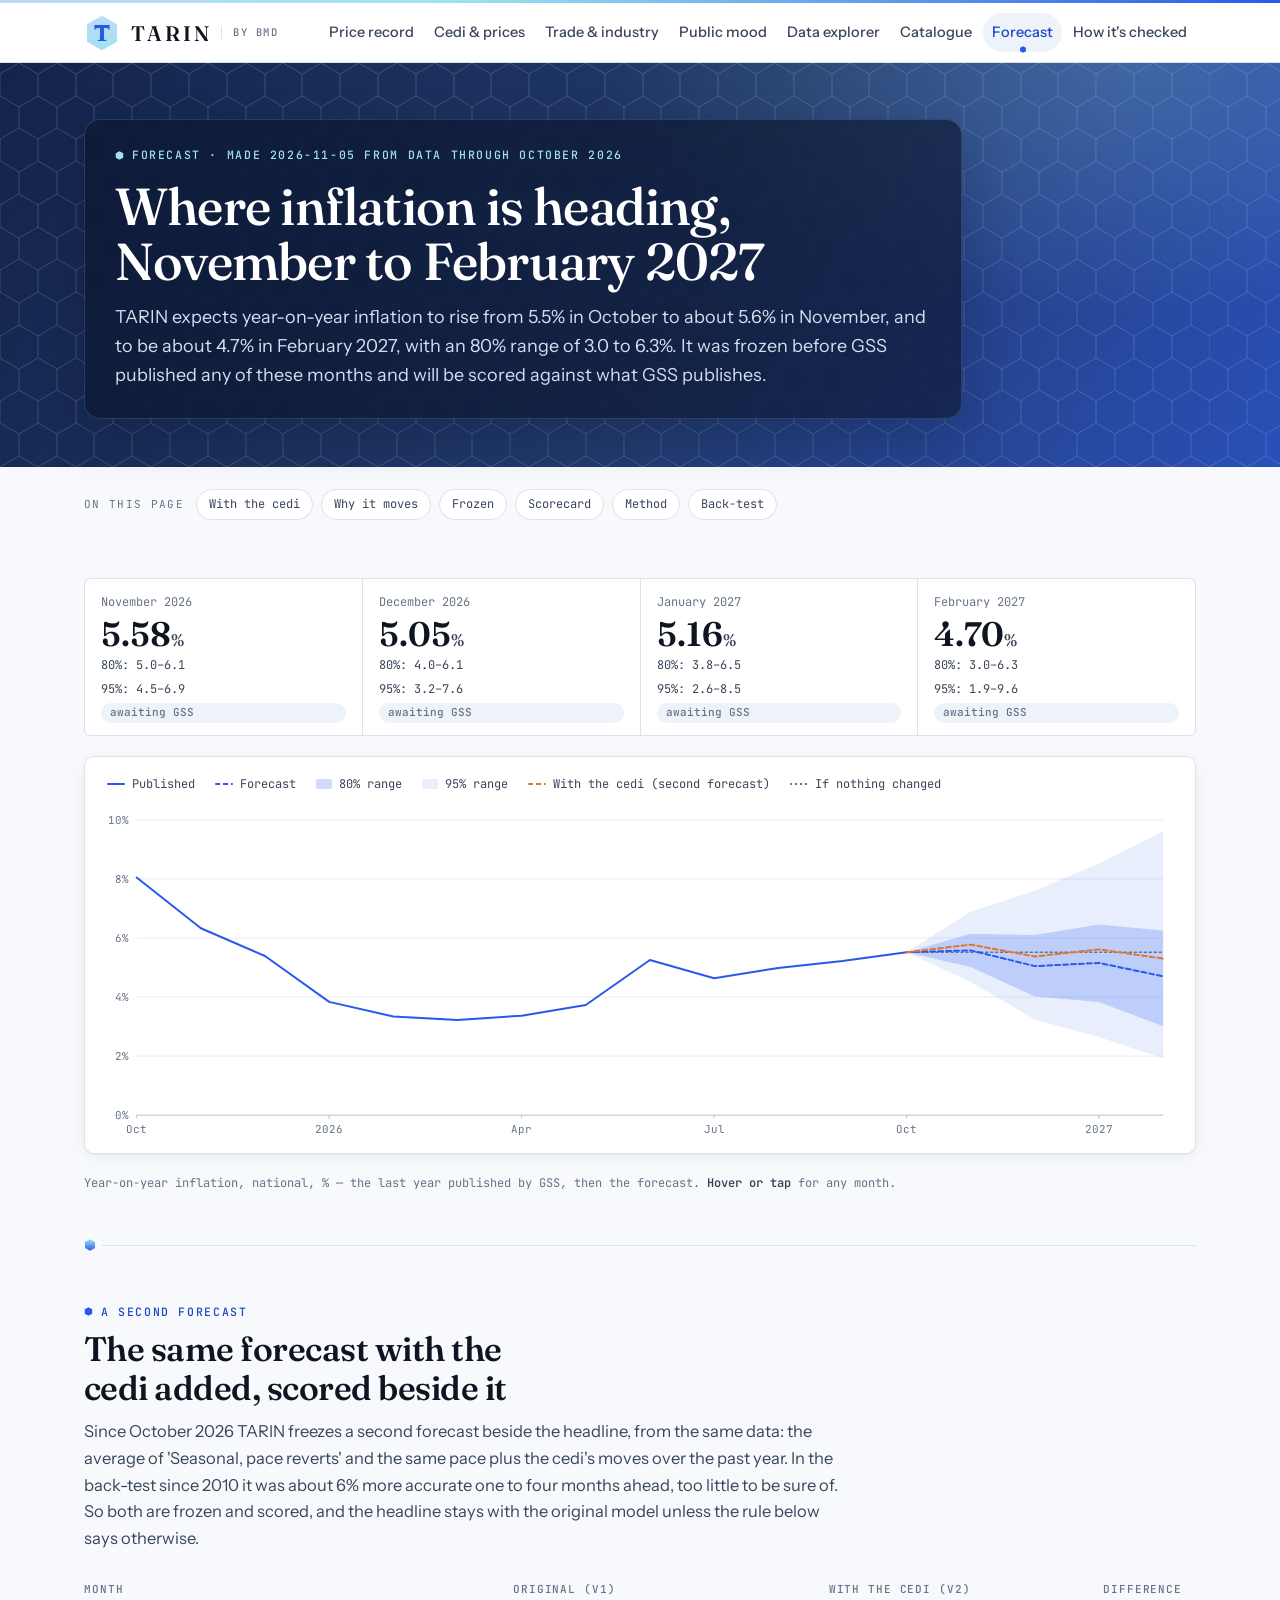
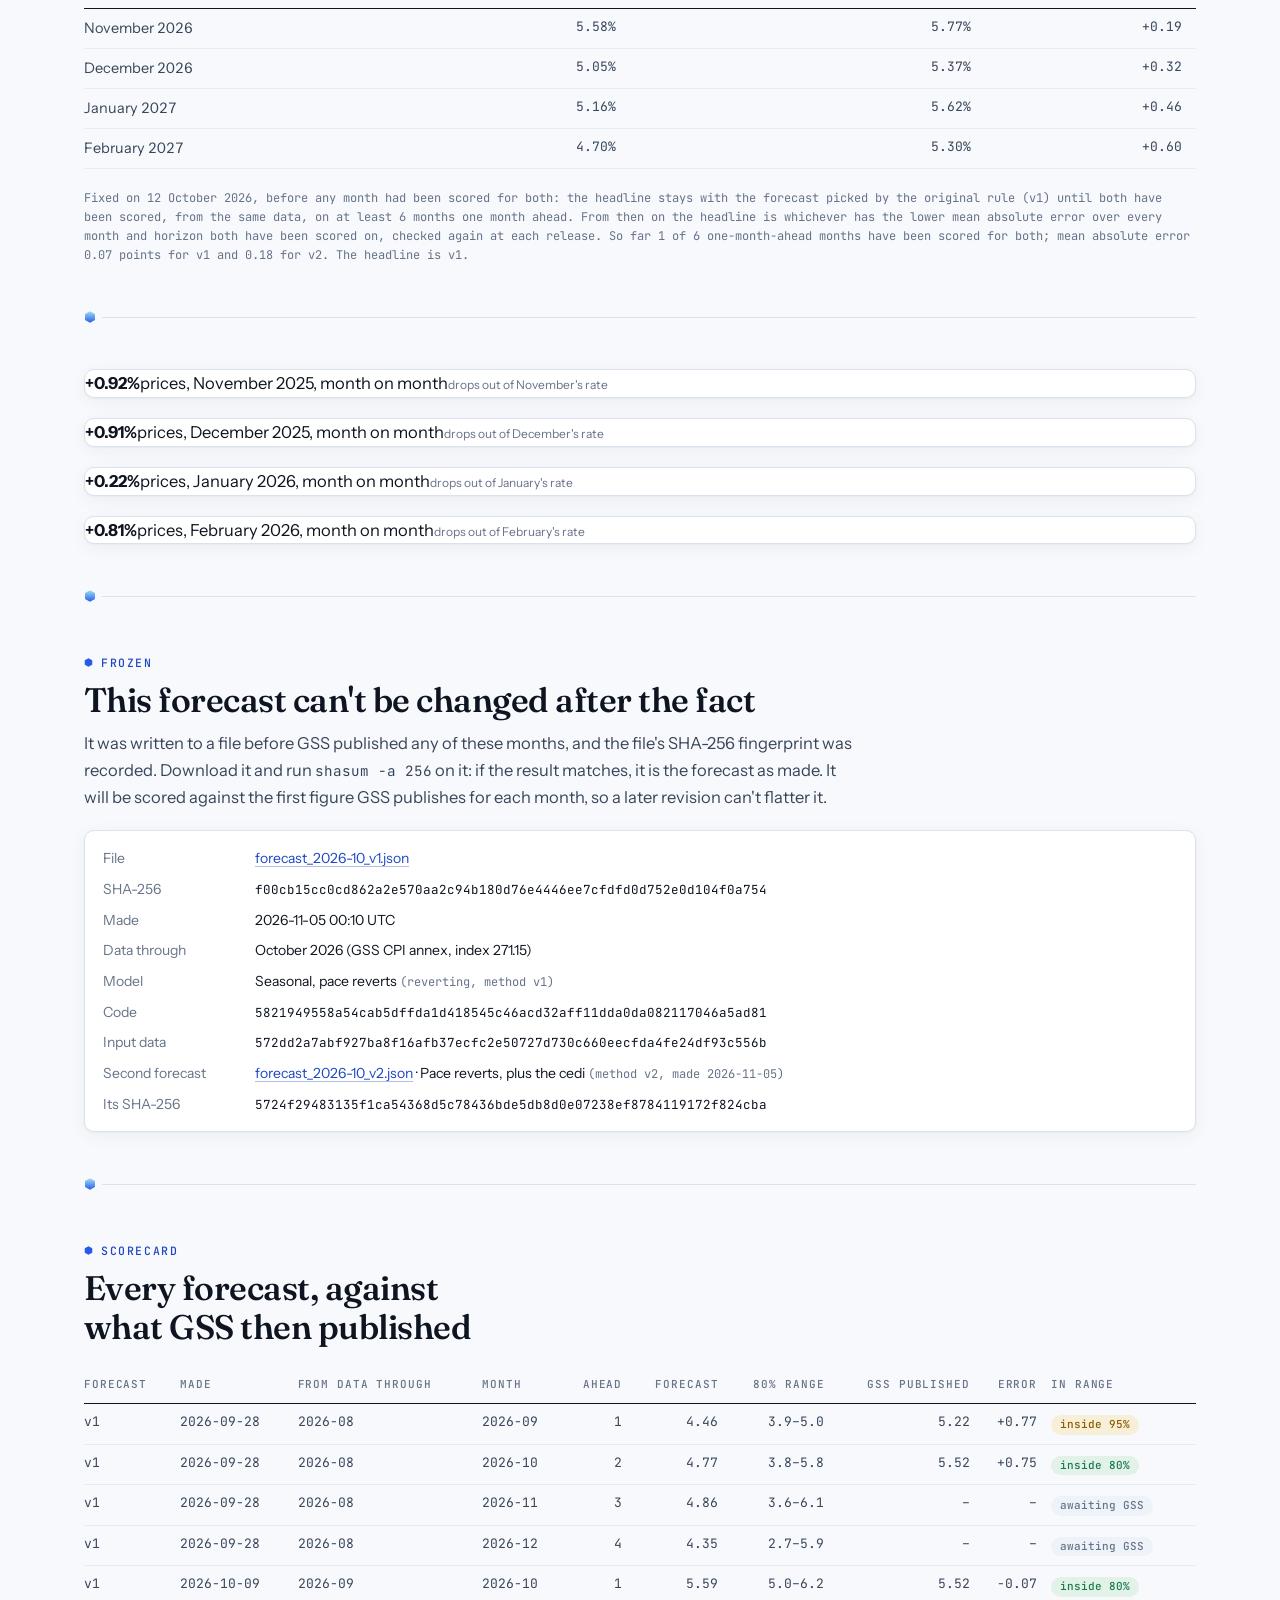
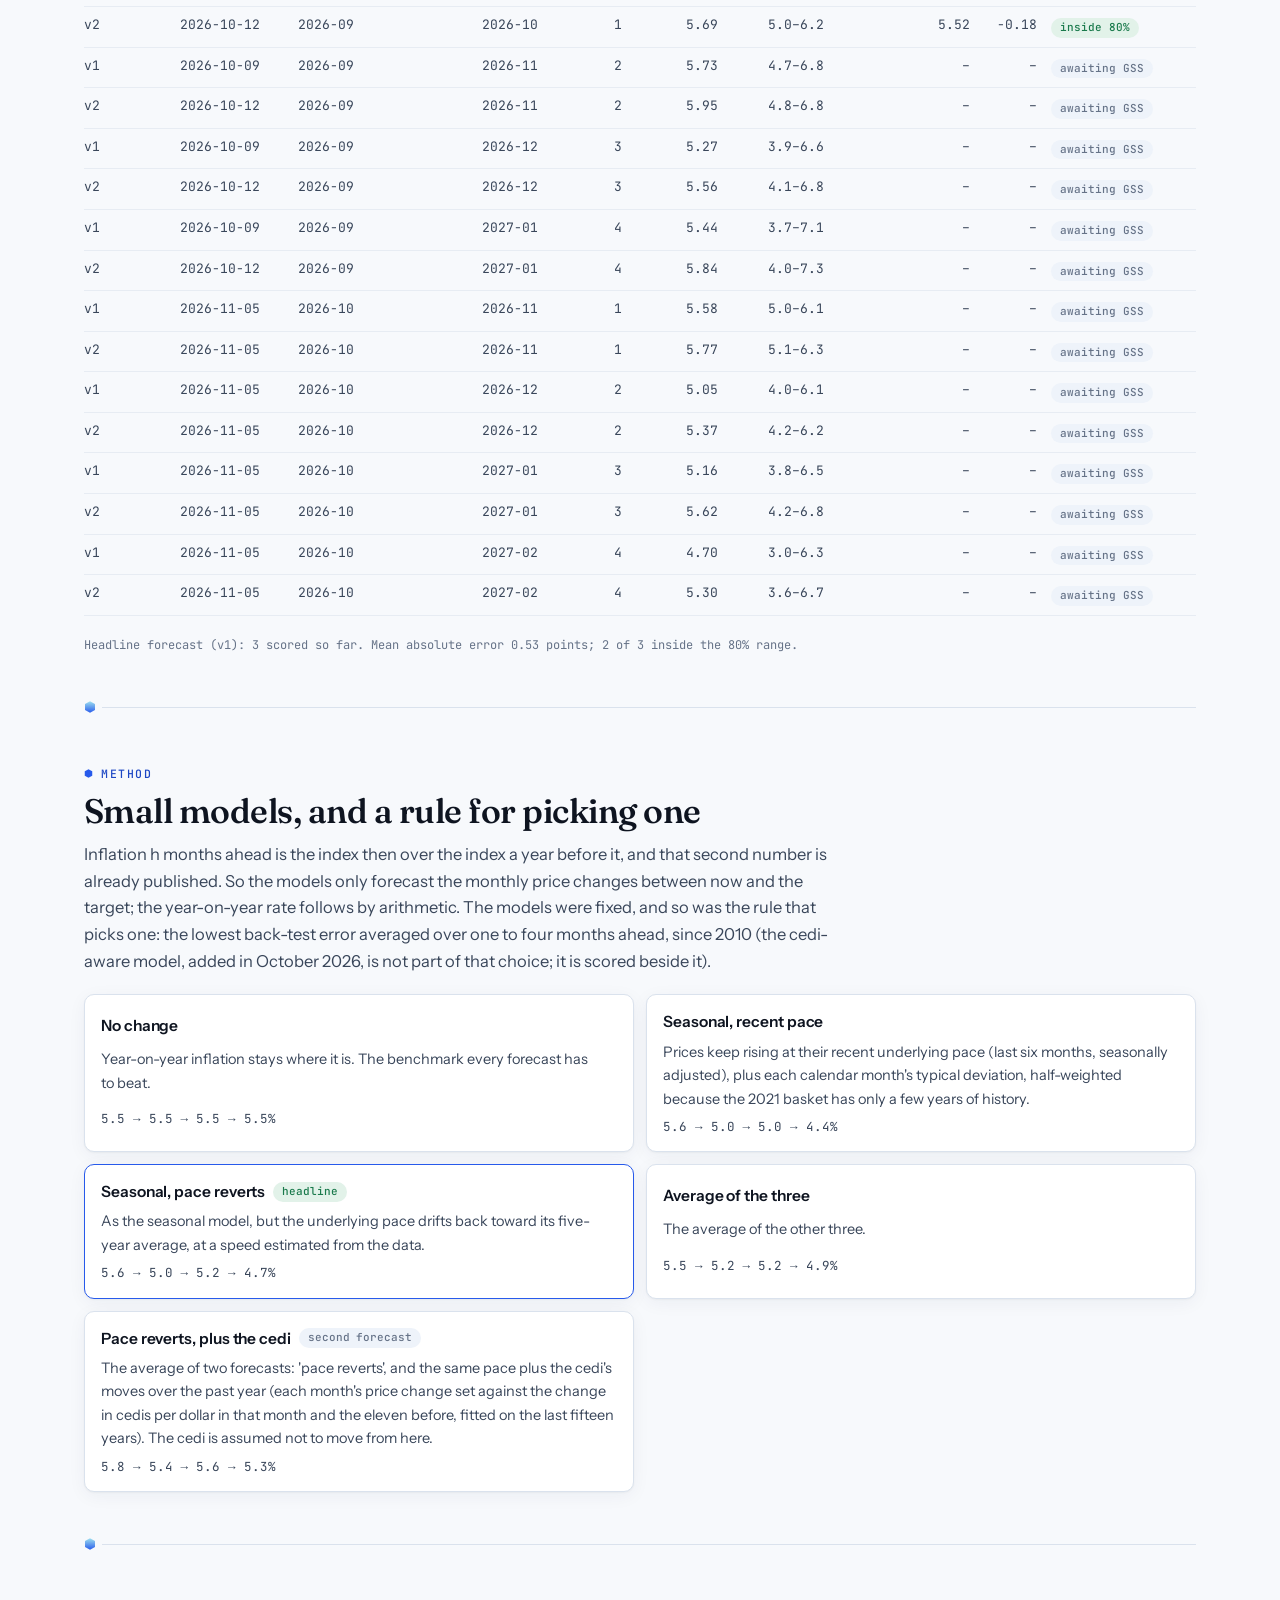
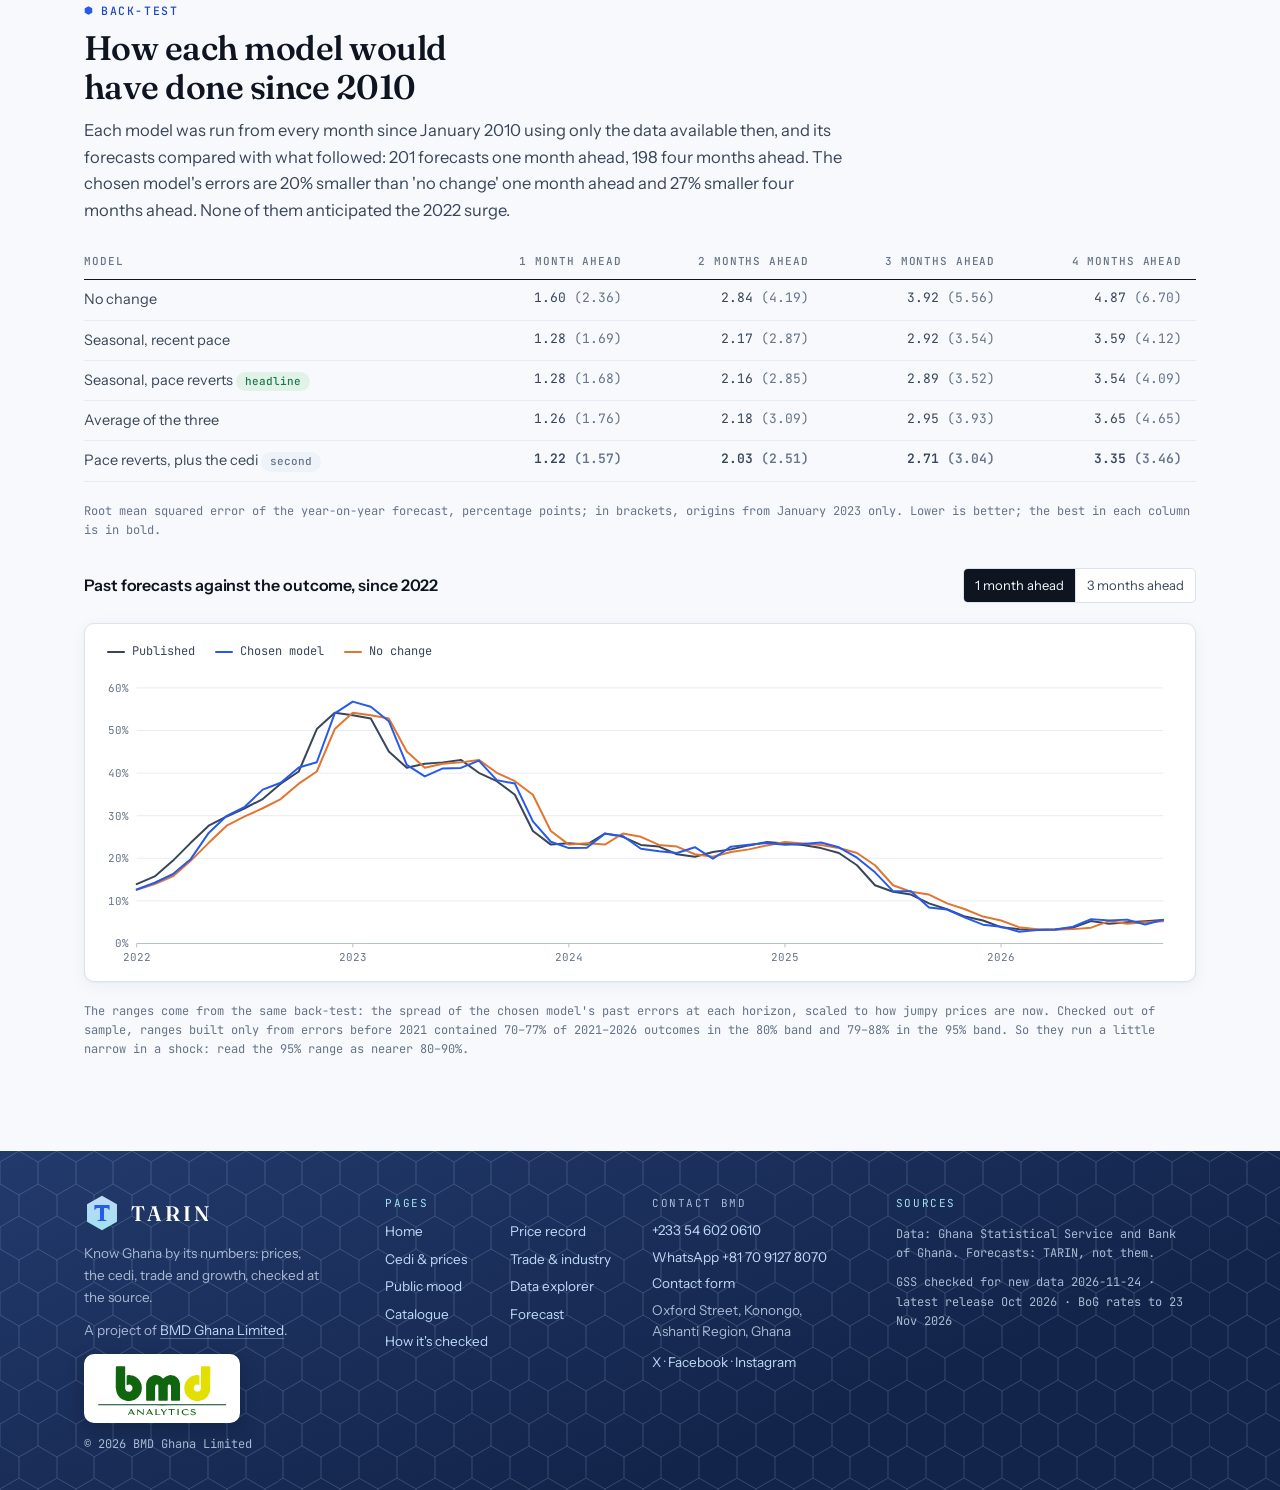
<file: forecast/index.html>
<!doctype html>
<html lang="en">
<head>
<meta charset="utf-8">
<meta name="viewport" content="width=device-width, initial-scale=1, viewport-fit=cover">
<meta name="color-scheme" content="light">
<meta name="author" content="BMD Ghana Limited">
<meta name="theme-color" content="#ffffff">
<title>Forecast · TARIN</title>
<meta name="description" content="TARIN's forecast of Ghana's headline inflation, frozen and fingerprinted before GSS publishes, and scored against the first figure GSS releases.">
<meta property="og:type" content="website">
<meta property="og:site_name" content="TARIN">
<meta property="og:title" content="Forecast · TARIN">
<meta property="og:description" content="TARIN's forecast of Ghana's headline inflation, frozen and fingerprinted before GSS publishes, and scored against the first figure GSS releases.">
<meta property="og:url" content="https://tarin.bmdghana.com/forecast/">
<meta property="og:image" content="https://tarin.bmdghana.com/assets/og.png">
<meta property="og:image:width" content="1200">
<meta property="og:image:height" content="630">
<meta property="og:image:alt" content="TARIN: Know Ghana by its numbers">
<meta name="twitter:card" content="summary_large_image">
<link rel="icon" href="../assets/favicon.svg" type="image/svg+xml">
<link rel="preload" href="../assets/fonts/instrument-sans-latin-wght-normal.woff2" as="font" type="font/woff2" crossorigin>
<link rel="preload" href="../assets/fonts/fraunces-latin-opsz-normal.woff2" as="font" type="font/woff2" crossorigin>
<link rel="stylesheet" href="../assets/tarin.css?v=60d1ac0f77">
<style>
:root { --fan-95: rgba(39, 90, 235, 0.10); --fan-80: rgba(39, 90, 235, 0.22); }
.months { display: grid; grid-template-columns: repeat(4, minmax(0, 1fr)); gap: 1px; background: var(--rule); border: 1px solid var(--rule); border-radius: 6px; overflow: hidden; }
.months > div { background: var(--surface); padding: 14px 16px 12px; display: grid; gap: 4px; align-content: start; }
.months .p { font-family: var(--f-mono); font-size: 12px; color: var(--muted); }
.months .v { font-family: var(--f-display); font-weight: 600; font-size: 34px; line-height: 1.05; font-variant-numeric: tabular-nums; }
.months .v small { font-size: 0.5em; color: var(--ink-2); }
.months .r { font-family: var(--f-mono); font-size: 12px; color: var(--ink-2); }
.key-fan { width: 16px; height: 10px; display: inline-block; border-radius: 2px; }
.frozen { padding: 16px 18px; display: grid; gap: 8px; }
.frozen .row { display: grid; grid-template-columns: 140px minmax(0, 1fr); gap: 12px; font-size: 14px; }
.frozen .row span:first-child { color: var(--muted); }
.frozen code { word-break: break-all; font-size: 12.5px; color: var(--ink); }
.base { display: grid; grid-template-columns: repeat(4, minmax(0, 1fr)); gap: 12px; }
.base .card { padding: 12px 14px; display: grid; gap: 2px; }
.base .card b { font-family: var(--f-mono); font-weight: 500; font-size: 18px; color: var(--ink); }
.base .card span { font-size: 13px; color: var(--ink-2); }
.models { display: grid; grid-template-columns: repeat(2, minmax(0, 1fr)); gap: 12px; }
.models .card { padding: 14px 16px; display: grid; gap: 6px; }
.models .card h3 { font-size: 15.5px; display: flex; gap: 8px; align-items: center; flex-wrap: wrap; }
.models .card p { font-size: 14.5px; color: var(--ink-2); }
td.best { color: var(--ink); font-weight: 600; }
.seg { display: inline-flex; border: 1px solid var(--rule); border-radius: 5px; overflow: hidden; background: var(--surface); }
.seg button { font: inherit; font-size: 13px; color: var(--ink-2); background: none; border: 0; padding: 6px 11px; cursor: pointer; border-right: 1px solid var(--rule); }
.seg button:last-child { border-right: 0; }
.seg button[aria-pressed="true"] { background: var(--ink); color: var(--paper); }
@media (max-width: 760px) {
  .months, .base { grid-template-columns: repeat(2, minmax(0, 1fr)); }
  .models { grid-template-columns: 1fr; }
  .frozen .row { grid-template-columns: 1fr; gap: 0; }
}
</style>
</head>
<body data-root="../" data-page="forecast">

<header class="band">
  <div class="wrap">
    <a class="brand" href="../index.html" aria-label="TARIN home, a BMD Ghana project"><img src="../assets/logo.svg" alt=""><span class="word">TARIN</span><span class="by">by BMD</span></a>
    <nav class="main" aria-label="Main">
      <a href="../price-record/index.html">Price record</a>
      <a href="../cedi/index.html">Cedi &amp; prices</a>
      <a href="../trade/index.html">Trade &amp; industry</a>
      <a href="../polls/index.html">Public mood</a>
      <a href="../explorer/index.html">Data explorer</a>
      <a href="../catalogue/index.html">Catalogue</a>
      <a href="index.html" aria-current="page">Forecast</a>
      <a href="../checks/index.html">How it's checked</a>
    </nav>
  </div>
</header>

<main class="wrap">
  <div class="page-head">
    <div class="ph-text">
    <span class="eyebrow" id="f-eyebrow">Forecast</span>
    <h1 id="f-h1">Where inflation is heading</h1>
    <p class="lede" id="f-lede"></p>
    </div>
  </div>
  <nav class="toc" aria-label="On this page"><span>On this page</span><a href="#v2">With the cedi</a><a href="#base">Why it moves</a><a href="#frozen-rec">Frozen</a><a href="#score">Scorecard</a><a href="#method">Method</a><a href="#backtest">Back-test</a></nav>

  <section class="block">
    <div class="months" id="months"></div>
    <div class="chart" id="c-fan">
      <div class="legend">
        <span><i class="key-line" style="background:var(--s1)"></i>Published</span>
        <span><i class="key-line" style="background:repeating-linear-gradient(90deg,var(--s1) 0 5px,transparent 5px 8px)"></i>Forecast</span>
        <span><i class="key-fan" style="background:var(--fan-80)"></i>80% range</span>
        <span><i class="key-fan" style="background:var(--fan-95)"></i>95% range</span>
        <span id="lg-v2" hidden><i class="key-line" style="background:repeating-linear-gradient(90deg,var(--s2) 0 5px,transparent 5px 8px)"></i>With the cedi (second forecast)</span>
        <span><i class="key-line" style="background:repeating-linear-gradient(90deg,var(--muted) 0 2px,transparent 2px 5px)"></i>If nothing changed</span>
      </div>
    </div>
    <p class="caption">Year-on-year inflation, national, % — the last year published by GSS, then the forecast. <b>Hover or tap</b> for any month.</p>
  </section>

  <section class="block" id="v2" hidden>
    <div class="read">
      <span class="eyebrow">A second forecast</span>
      <h2 style="margin-top:6px">The same forecast with the cedi added, scored beside it</h2>
      <p style="margin-top:10px;color:var(--ink-2)" id="v2-lede"></p>
    </div>
    <div class="tbl-wrap"><table class="data" id="t-v2"></table></div>
    <p class="caption" id="v2-cap"></p>
  </section>

  <section class="block" id="base">
    <div class="read">
      <span class="eyebrow">Why it moves</span>
      <h2 style="margin-top:6px">Most of the change is last year dropping out</h2>
      <p style="margin-top:10px;color:var(--ink-2)" id="base-lede"></p>
    </div>
    <div class="base" id="base"></div>
  </section>

  <section class="block" id="frozen-rec">
    <div class="read">
      <span class="eyebrow">Frozen</span>
      <h2 style="margin-top:6px">This forecast can't be changed after the fact</h2>
      <p style="margin-top:10px;color:var(--ink-2)">It was written to a file before GSS published any of these months, and the file's SHA-256 fingerprint was recorded. Download it and run <code>shasum -a 256</code> on it: if the result matches, it is the forecast as made. It will be scored against the first figure GSS publishes for each month, so a later revision can't flatter it.</p>
    </div>
    <div class="frozen card" id="frozen"></div>
  </section>

  <section class="block" id="score">
    <div class="read">
      <span class="eyebrow">Scorecard</span>
      <h2 style="margin-top:6px">Every forecast, against what GSS then published</h2>
    </div>
    <div class="tbl-wrap"><table class="data" id="t-score"></table></div>
    <p class="caption" id="score-cap"></p>
  </section>

  <section class="block" id="method">
    <div class="read">
      <span class="eyebrow">Method</span>
      <h2 style="margin-top:6px">Small models, and a rule for picking one</h2>
      <p style="margin-top:10px;color:var(--ink-2)">Inflation h months ahead is the index then over the index a year before it, and that second number is already published. So the models only forecast the monthly price changes between now and the target; the year-on-year rate follows by arithmetic. The models were fixed, and so was the rule that picks one: <span id="rule"></span>.</p>
    </div>
    <div class="models" id="models"></div>
  </section>

  <section class="block" id="backtest">
    <div class="read">
      <span class="eyebrow">Back-test</span>
      <h2 style="margin-top:6px">How each model would have done since 2010</h2>
      <p style="margin-top:10px;color:var(--ink-2)" id="bt-lede"></p>
    </div>
    <div class="tbl-wrap"><table class="data" id="t-bt"></table></div>
    <p class="caption">Root mean squared error of the year-on-year forecast, percentage points; in brackets, origins from January 2023 only. Lower is better; the best in each column is in bold.</p>
    <div style="display:flex;justify-content:space-between;align-items:center;gap:10px;flex-wrap:wrap;margin-top:8px">
      <h3 style="font-size:16px">Past forecasts against the outcome, since 2022</h3>
      <div class="seg" id="hsel" role="group" aria-label="Months ahead"><button type="button" data-h="1" aria-pressed="true">1 month ahead</button><button type="button" data-h="3" aria-pressed="false">3 months ahead</button></div>
    </div>
    <div class="chart" id="c-track">
      <div class="legend">
        <span><i class="key-line" style="background:var(--ink-2)"></i>Published</span>
        <span><i class="key-line" style="background:var(--s1)"></i>Chosen model</span>
        <span><i class="key-line" style="background:var(--s2)"></i>No change</span>
      </div>
    </div>
    <p class="caption" id="cal-cap"></p>
  </section>
</main>

<footer class="site">
  <div class="wrap">
    <div class="f-brand">
      <a class="brand" href="../index.html" aria-label="TARIN home"><img src="../assets/logo.svg" alt=""><span class="word">TARIN</span></a>
      <p>Know Ghana by its numbers: prices, the cedi, trade and growth, checked at the source.</p>
      <p>A project of <a href="https://bmdghana.com/">BMD Ghana Limited</a>.</p>
      <a class="f-bmd" href="https://bmdghana.com/" aria-label="BMD Analytics, bmdghana.com"><img src="../assets/bmd-analytics.svg" alt="BMD Analytics" width="132" height="55"></a>
      <p class="f-copy">© 2026 BMD Ghana Limited</p>
    </div>
    <nav class="f-nav" aria-label="Pages">
      <span class="f-label">Pages</span>
      <a href="../index.html">Home</a>
      <a href="../price-record/index.html">Price record</a>
      <a href="../cedi/index.html">Cedi &amp; prices</a>
      <a href="../trade/index.html">Trade &amp; industry</a>
      <a href="../polls/index.html">Public mood</a>
      <a href="../explorer/index.html">Data explorer</a>
      <a href="../catalogue/index.html">Catalogue</a>
      <a href="../forecast/index.html">Forecast</a>
      <a href="../checks/index.html">How it's checked</a>
    </nav>
    <div class="f-contact">
      <span class="f-label">Contact BMD</span>
      <a href="tel:+233546020610">+233 54 602 0610</a>
      <a href="https://wa.me/817091278070" rel="noopener">WhatsApp +81 70 9127 8070</a>
      <a href="https://bmdghana.com/contact" rel="noopener">Contact form</a>
      <span>Oxford Street, Konongo,<br>Ashanti Region, Ghana</span>
      <span class="f-social"><a href="https://x.com/BMDGhana" rel="noopener">X</a> · <a href="https://www.facebook.com/bmdghana/" rel="noopener">Facebook</a> · <a href="https://www.instagram.com/bmdghana/" rel="noopener">Instagram</a></span>
    </div>
    <div class="f-meta">
      <span class="f-label">Sources</span>
      <span>Data: Ghana Statistical Service and Bank of Ghana. Forecasts: TARIN, not them.</span>
      <span id="site-status" hidden></span>
    </div>
  </div>
</footer>

<script src="../assets/tarin.js?v=3985f6f001"></script>
<script>
(function () {
  "use strict";
  var T = window.TARIN;
  var FULL = ["January","February","March","April","May","June","July","August","September","October","November","December"];
  function month(p) { return FULL[+p.slice(5, 7) - 1]; }
  function monthY(p) { return month(p) + " " + p.slice(0, 4); }
  var DESC = {
    no_change: "Year-on-year inflation stays where it is. The benchmark every forecast has to beat.",
    seasonal: "Prices keep rising at their recent underlying pace (last six months, seasonally adjusted), plus each calendar month's typical deviation, half-weighted because the 2021 basket has only a few years of history.",
    reverting: "As the seasonal model, but the underlying pace drifts back toward its five-year average, at a speed estimated from the data.",
    ensemble: "The average of the other three.",
    with_cedi: "The average of two forecasts: 'pace reverts', and the same pace plus the cedi's moves over the past year (each month's price change set against the change in cedis per dollar in that month and the eleven before, fitted on the last fifteen years). The cedi is assumed not to move from here."
  };

  T.json("data/forecast.json").then(function (F) {
    var L = F.latest, pts = L.points, first = pts[0], last = pts[pts.length - 1];
    var made = L.made_at.slice(0, 10);
    document.getElementById("f-eyebrow").textContent = "Forecast · made " + made + " from data through " + monthY(L.data_through);
    document.getElementById("f-h1").textContent = "Where inflation is heading, " + month(first.period) + " to " + monthY(last.period);
    var move = first.yoy > L.last_actual.yoy + 0.05 ? "rise" : first.yoy < L.last_actual.yoy - 0.05 ? "ease" : "hold";
    var lastP = last.period.slice(5, 7) === "12" ? "to end the year near " : "to be about " + T.fmt(last.yoy, 1) + "% in " + monthY(last.period);
    document.getElementById("f-lede").textContent = "TARIN expects year-on-year inflation to " +
      (move === "hold" ? "hold near " + T.fmt(first.yoy, 1) + "% in " + month(first.period)
                       : move + " from " + T.fmt(L.last_actual.yoy, 1) + "% in " + month(L.data_through) + " to about " + T.fmt(first.yoy, 1) + "% in " + month(first.period)) +
      ", and " + (last.period.slice(5, 7) === "12" ? lastP + T.fmt(last.yoy, 1) + "%" : lastP) +
      ", with an 80% range of " + T.fmt(last.lo80, 1) + " to " + T.fmt(last.hi80, 1) + "%. It was frozen before GSS published any of these months and will be scored against what GSS publishes.";
    var S2 = F.second, p2 = S2 ? S2.points : null;

    // month tiles, with the actual once it's in
    var byP = {}; F.scorecard.forEach(function (s) { if (s.data_through === L.data_through && s.method_version === L.method_version) byP[s.period] = s; });
    document.getElementById("months").innerHTML = pts.map(function (p) {
      var s = byP[p.period] || {};
      var status = s.actual != null
        ? '<span class="pill ' + (s.in80 ? "ok" : "warn") + '">GSS: ' + T.fmt(s.actual, 1) + "% · " + (s.in80 ? "inside" : "outside") + " 80%</span>"
        : '<span class="pill idle">awaiting GSS</span>';
      return "<div><span class='p'>" + monthY(p.period) + "</span><span class='v'>" + T.fmt(p.yoy, 2) + "<small>%</small></span>" +
        "<span class='r'>80%: " + T.fmt(p.lo80, 1) + "–" + T.fmt(p.hi80, 1) + "</span><span class='r'>95%: " + T.fmt(p.lo95, 1) + "–" + T.fmt(p.hi95, 1) + "</span>" + status + "</div>";
    }).join("");

    // fan chart
    var hist = F.history.slice(-13), labels = hist.map(function (h) { return h[0]; }).concat(pts.map(function (p) { return p.period; }));
    var nH = hist.length;
    var actual = hist.map(function (h) { return h[1]; }).concat(pts.map(function () { return null; }));
    var fc = labels.map(function (_, i) { return i === nH - 1 ? hist[nH - 1][1] : i >= nH ? pts[i - nH].yoy : null; });
    var nc = labels.map(function (_, i) { return i >= nH - 1 ? L.last_actual.yoy : null; });
    var fc2 = p2 ? labels.map(function (_, i) { return i === nH - 1 ? hist[nH - 1][1] : i >= nH ? p2[i - nH].yoy : null; }) : null;
    if (p2) document.getElementById("lg-v2").hidden = false;
    function band(lo, hi) {
      return { lo: labels.map(function (_, i) { return i === nH - 1 ? hist[nH - 1][1] : i >= nH ? pts[i - nH][lo] : null; }),
               hi: labels.map(function (_, i) { return i === nH - 1 ? hist[nH - 1][1] : i >= nH ? pts[i - nH][hi] : null; }) };
    }
    var b95 = band("lo95", "hi95"); b95.fill = "var(--fan-95)";
    var b80 = band("lo80", "hi80"); b80.fill = "var(--fan-80)";
    function fan() {
      T.lineChart(document.getElementById("c-fan"), {
        labels: labels, height: 340, zero: true, unit: "%", bands: [b95, b80],
        series: [
          { values: nc, color: "var(--muted)", dash: "2 3", width: 1.5, quiet: true },
          { values: actual, color: "var(--s1)", name: "Published" },
          { values: fc, color: "var(--s1)", dash: "5 3", name: "Forecast" }
        ].concat(fc2 ? [{ values: fc2, color: "var(--s2)", dash: "5 3", name: "With the cedi" }] : []),
        fmt: function (v) { return T.fmt(v, 2) + "%"; },
        aria: "Year-on-year inflation, published and forecast, " + T.monthLabel(labels[0]) + " to " + T.monthLabel(labels[labels.length - 1]),
        tipRows: function (i) {
          if (i < nH) return [{ color: "var(--s1)", name: "Published", value: T.fmt(actual[i], 2) + "%" }];
          var p = pts[i - nH], s = byP[p.period];
          var rows = [{ color: "var(--s1)", name: "Forecast", value: T.fmt(p.yoy, 2) + "%" },
                      { name: "80% range", value: T.fmt(p.lo80, 1) + "–" + T.fmt(p.hi80, 1) },
                      { name: "95% range", value: T.fmt(p.lo95, 1) + "–" + T.fmt(p.hi95, 1) },
                      { color: "var(--muted)", name: "If nothing changed", value: T.fmt(L.last_actual.yoy, 2) + "%" }];
          if (p2) rows.splice(1, 0, { color: "var(--s2)", name: "With the cedi", value: T.fmt(p2[i - nH].yoy, 2) + "%" });
          if (s && s.actual != null) rows.push({ name: "GSS published", value: T.fmt(s.actual, 2) + "%" });
          return rows;
        }
      });
    }
    fan(); T.onResize(fan);

    // the second forecast, and the rule for switching
    if (S2) {
      document.getElementById("v2").hidden = false;
      var bt2 = Object.assign({}, S2.backtest, L.backtest), H4 = [1, 2, 3, 4];
      var avg = function (m) { return H4.reduce(function (a, h) { return a + bt2[m][h].rmse; }, 0) / 4; };
      var cm = L.model === "with_cedi" ? S2.model : L.model, wm = "with_cedi";
      var gain = bt2[wm] && bt2[cm] ? Math.round((1 - avg(wm) / avg(cm)) * 100) : null;
      var hd = F.headline || {}, isV1 = L.method_version === "1";
      document.getElementById("v2-lede").textContent = "Since October 2026 TARIN freezes a second forecast beside the headline, from the same data: the average of '" +
        F.labels[cm] + "' and the same pace plus the cedi's moves over the past year. In the back-test since 2010 it was " +
        (gain != null ? "about " + Math.abs(gain) + "% " + (gain >= 0 ? "more" : "less") + " accurate" : "about as accurate") +
        " one to four months ahead, too little to be sure of. So both are frozen and scored, and the headline " + (isV1 ? "stays with the original model unless the rule below says otherwise" : "switched by the rule below") + ".";
      var pv = {}; pts.forEach(function (p) { pv[p.period] = p; });
      var v1pts = isV1 ? pts : p2, v2pts = isV1 ? p2 : pts;
      document.getElementById("t-v2").innerHTML = "<thead><tr><th>Month</th><th class='r'>Original (v1)</th><th class='r'>With the cedi (v2)</th><th class='r'>Difference</th></tr></thead><tbody>" +
        v1pts.map(function (a, i) {
          var b = v2pts[i], d = b.yoy - a.yoy;
          return "<tr><td>" + monthY(a.period) + (isV1 ? "" : "") + "</td><td class='r m'>" + T.fmt(a.yoy, 2) + "%</td><td class='r m'>" + T.fmt(b.yoy, 2) +
            "%</td><td class='r m'>" + (d >= 0 ? "+" : "−") + T.fmt(Math.abs(d), 2) + "</td></tr>";
        }).join("") + "</tbody>";
      var st = hd.pairs_h1 != null ? " So far " + hd.pairs_h1 + " of " + hd.needed_h1 + " one-month-ahead months have been scored for both" +
        (hd.pairs ? "; mean absolute error " + T.fmt(hd.mae["1"], 2) + " points for v1 and " + T.fmt(hd.mae["2"], 2) + " for v2." : ".") +
        " The headline is v" + hd.version + "." : "";
      document.getElementById("v2-cap").textContent = (hd.rule || "") + st;
    }

    // base effects
    var bm = F.base_months;
    var dir = pts.map(function (p, i) { var prev = i ? pts[i - 1].yoy : L.last_actual.yoy; return p.yoy < prev - 0.05 ? "eases" : p.yoy > prev + 0.05 ? "rises" : "holds"; });
    document.getElementById("base-lede").textContent = "Year-on-year inflation changes by roughly the gap between this month's price rise and the same month's a year ago. " +
      "These are the months that drop out. In the forecast the rate " + pts.map(function (p, i) { return dir[i] + " in " + month(p.period); }).join(", ").replace(/, ([^,]*)$/, " and $1") + ".";
    document.getElementById("base").innerHTML = bm.map(function (b) {
      return "<div class='card'><b>" + (b[2] >= 0 ? "+" : "") + T.fmt(b[2], 2) + "%</b><span>prices, " + monthY(b[1]) + ", month on month</span><span class='muted' style='font-size:12px'>drops out of " + month(b[0]) + "'s rate</span></div>";
    }).join("");

    // frozen record
    var f = F.file;
    var rows = [
      ["File", "<a href='" + T.ROOT + f.file + "' download>" + f.file.split("/").pop() + "</a>"],
      ["SHA-256", "<code>" + f.sha256 + "</code>"],
      ["Made", L.made_at.replace("T", " ").slice(0, 16) + " UTC"],
      ["Data through", monthY(L.data_through) + " (GSS CPI annex, index " + T.fmt(L.last_actual.index, 2) + ")"],
      ["Model", F.labels[L.model] + " <span class='muted mono' style='font-size:12px'>(" + L.model + ", method v" + L.method_version + ")</span>"],
      ["Code", "<code>" + L.code_sha256 + "</code>"],
      ["Input data", "<code>" + L.input_sha256 + "</code>"]
    ];
    if (S2 && F.second_file) {
      rows.push(["Second forecast", "<a href='" + T.ROOT + F.second_file.file + "' download>" + F.second_file.file.split("/").pop() + "</a> · " +
        F.labels[S2.model] + " <span class='muted mono' style='font-size:12px'>(method v" + S2.method_version + ", made " + S2.made_at.slice(0, 10) + ")</span>"]);
      rows.push(["Its SHA-256", "<code>" + F.second_file.sha256 + "</code>"]);
    }
    document.getElementById("frozen").innerHTML = rows.map(function (r) { return "<div class='row'><span>" + r[0] + "</span><span>" + r[1] + "</span></div>"; }).join("");

    // scorecard
    var sc = F.scorecard;
    document.getElementById("t-score").innerHTML = "<thead><tr><th>Forecast</th><th>Made</th><th>From data through</th><th>Month</th><th class='r'>Ahead</th><th class='r'>Forecast</th><th class='r'>80% range</th><th class='r'>GSS published</th><th class='r'>Error</th><th>In range</th></tr></thead><tbody>" +
      sc.map(function (s) {
        var got = s.actual != null;
        return "<tr><td class='m'>v" + (s.method_version || "1") + "</td><td class='m'>" + s.made_at.slice(0, 10) + "</td><td class='m'>" + s.data_through + "</td><td class='m'>" + s.period + "</td><td class='r m'>" + s.horizon +
          "</td><td class='r m'>" + T.fmt(s.yoy, 2) + "</td><td class='r m'>" + T.fmt(s.lo80, 1) + "–" + T.fmt(s.hi80, 1) + "</td><td class='r m'>" + (got ? T.fmt(s.actual, 2) : "–") +
          "</td><td class='r m'>" + (got ? (s.error >= 0 ? "+" : "") + T.fmt(s.error, 2) : "–") + "</td><td>" +
          (got ? "<span class='pill " + (s.in80 ? "ok" : "warn") + "'>" + (s.in80 ? "inside 80%" : s.in95 ? "inside 95%" : "outside") + "</span>" : "<span class='pill idle'>awaiting GSS</span>") + "</td></tr>";
      }).join("") + "</tbody>";
    var scored = sc.filter(function (s) { return s.actual != null && (s.method_version || "1") === L.method_version; });
    document.getElementById("score-cap").textContent = scored.length
      ? "Headline forecast (v" + L.method_version + "): " + scored.length + " scored so far. Mean absolute error " + T.fmt(scored.reduce(function (a, s) { return a + Math.abs(s.error); }, 0) / scored.length, 2) + " points; " +
        scored.filter(function (s) { return s.in80; }).length + " of " + scored.length + " inside the 80% range."
      : "Nothing scored yet. The first score comes when GSS publishes " + monthY(first.period) + ", usually in the middle of the following month.";

    // models + back-test
    document.getElementById("rule").textContent = "the lowest back-test error averaged over one to four months ahead, since 2010" +
      (S2 ? " (the cedi-aware model, added in October 2026, is not part of that choice; it is scored beside it)" : "");
    var allm = Object.assign({}, S2 ? S2.all_models : {}, L.all_models);
    var order = ["no_change", "seasonal", "reverting", "ensemble", "with_cedi"].filter(function (m) { return allm[m]; });
    document.getElementById("models").innerHTML = order.map(function (m) {
      var chosen = m === L.model, second = S2 && m === S2.model;
      var path = allm[m].map(function (v) { return T.fmt(v, 1); }).join(" → ");
      return "<div class='card'" + (chosen ? " style='border-color:var(--brand)'" : "") + "><h3>" + F.labels[m] +
        (chosen ? " <span class='pill ok'>headline</span>" : second ? " <span class='pill idle'>second forecast</span>" : "") +
        "</h3><p>" + DESC[m] + "</p><p class='mono' style='font-size:12.5px'>" + path + "%</p></div>";
    }).join("");
    var bt = Object.assign({}, S2 ? S2.backtest : {}, L.backtest), H = [1, 2, 3, 4];
    var best = {}; H.forEach(function (h) { best[h] = order.reduce(function (a, m) { return bt[m][h].rmse < bt[a][h].rmse ? m : a; }, order[0]); });
    document.getElementById("t-bt").innerHTML = "<thead><tr><th>Model</th>" + H.map(function (h) { return "<th class='r'>" + h + " month" + (h > 1 ? "s" : "") + " ahead</th>"; }).join("") + "</tr></thead><tbody>" +
      order.map(function (m) {
        return "<tr><td>" + F.labels[m] + (m === L.model ? " <span class='pill ok'>headline</span>" : S2 && m === S2.model ? " <span class='pill idle'>second</span>" : "") + "</td>" + H.map(function (h) {
          var s = bt[m][h];
          return "<td class='r m" + (best[h] === m ? " best" : "") + "'>" + T.fmt(s.rmse, 2) + " <span class='muted'>(" + T.fmt(s.rmse_since_2023, 2) + ")</span></td>";
        }).join("") + "</tr>";
      }).join("") + "</tbody>";
    var gain1 = 1 - bt[L.model][1].rmse / bt.no_change[1].rmse, gain4 = 1 - bt[L.model][4].rmse / bt.no_change[4].rmse;
    document.getElementById("bt-lede").textContent = "Each model was run from every month since January 2010 using only the data available then, and its forecasts compared with what followed: " +
      bt[L.model][1].n + " forecasts one month ahead, " + bt[L.model][4].n + " four months ahead. The chosen model's errors are " + Math.round(gain1 * 100) + "% smaller than " +
      "'no change' one month ahead and " + Math.round(gain4 * 100) + "% smaller four months ahead. None of them anticipated the 2022 surge.";
    var cal = L.calibration_since_2021;
    document.getElementById("cal-cap").textContent = "The ranges come from the same back-test: the spread of the chosen model's past errors at each horizon, scaled to how jumpy prices are now. " +
      "Checked out of sample, ranges built only from errors before 2021 contained " + Math.round(cal["1"].in80 * 100) + "–" + Math.round(Math.max(cal["2"].in80, cal["3"].in80, cal["4"].in80) * 100) +
      "% of 2021–2026 outcomes in the 80% band and " + Math.round(Math.min(cal["2"].in95, cal["3"].in95, cal["4"].in95) * 100) + "–" + Math.round(cal["1"].in95 * 100) +
      "% in the 95% band. So they run a little narrow in a shock: read the 95% range as nearer 80–90%.";

    // track chart
    var hSel = 1;
    function track() {
      var a = F.track[L.model + "_h" + hSel], b = F.track["no_change_h" + hSel];
      var lab = a.map(function (r) { return r[0]; });
      var bmap = {}; b.forEach(function (r) { bmap[r[0]] = r[1]; });
      T.lineChart(document.getElementById("c-track"), {
        labels: lab, height: 300, zero: true, unit: "%",
        series: [
          { values: a.map(function (r) { return r[2]; }), color: "var(--ink-2)", name: "Published" },
          { values: lab.map(function (p) { return bmap[p] != null ? bmap[p] : null; }), color: "var(--s2)", name: "No change" },
          { values: a.map(function (r) { return r[1]; }), color: "var(--s1)", name: F.labels[L.model] }
        ],
        fmt: function (v) { return T.fmt(v, 2) + "%"; },
        aria: "Past " + hSel + "-month-ahead forecasts against published inflation since 2022"
      });
    }
    track(); T.onResize(track);
    document.getElementById("hsel").addEventListener("click", function (ev) {
      var h = ev.target.getAttribute && ev.target.getAttribute("data-h"); if (!h) return;
      hSel = +h;
      Array.prototype.forEach.call(this.querySelectorAll("button"), function (b) { b.setAttribute("aria-pressed", b === ev.target ? "true" : "false"); });
      track();
    });
  }).catch(function (e) { T.fail(document.getElementById("c-fan"), e); });
})();
</script>
</body>
</html>
</file>
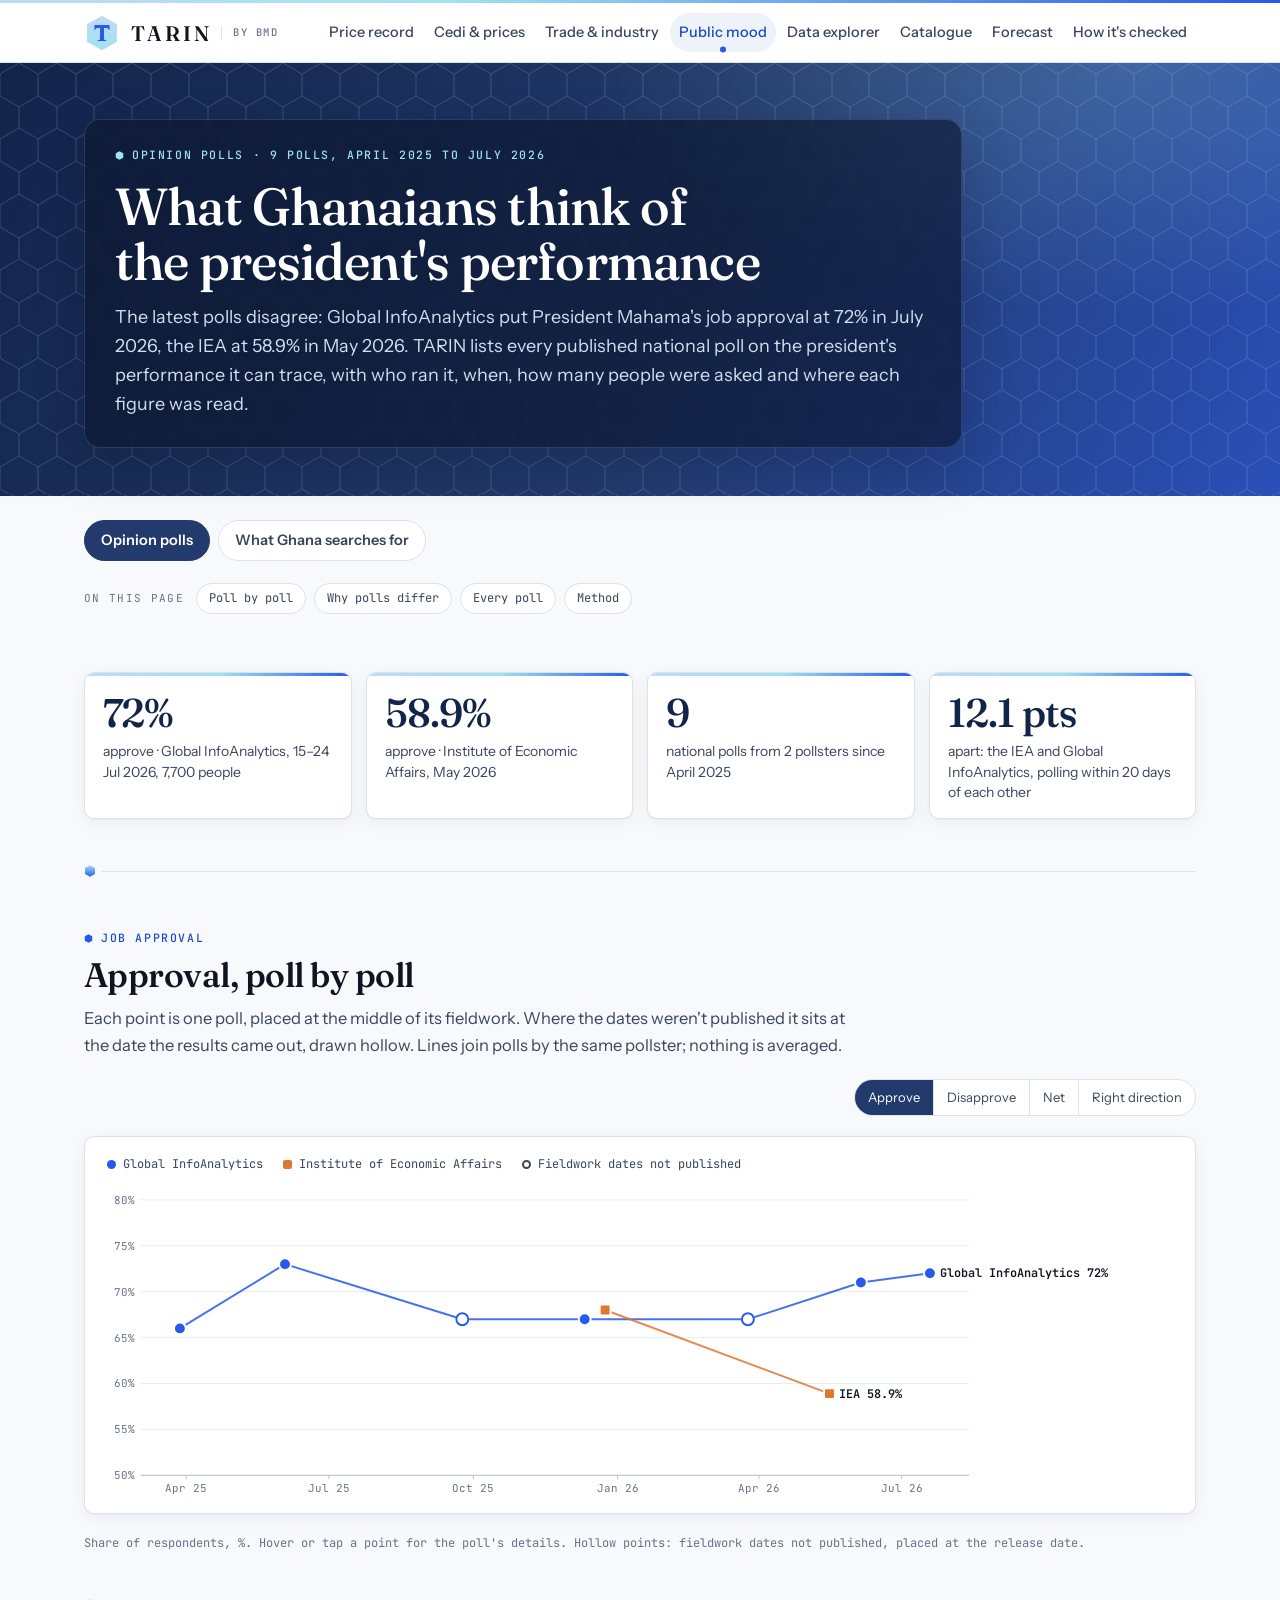
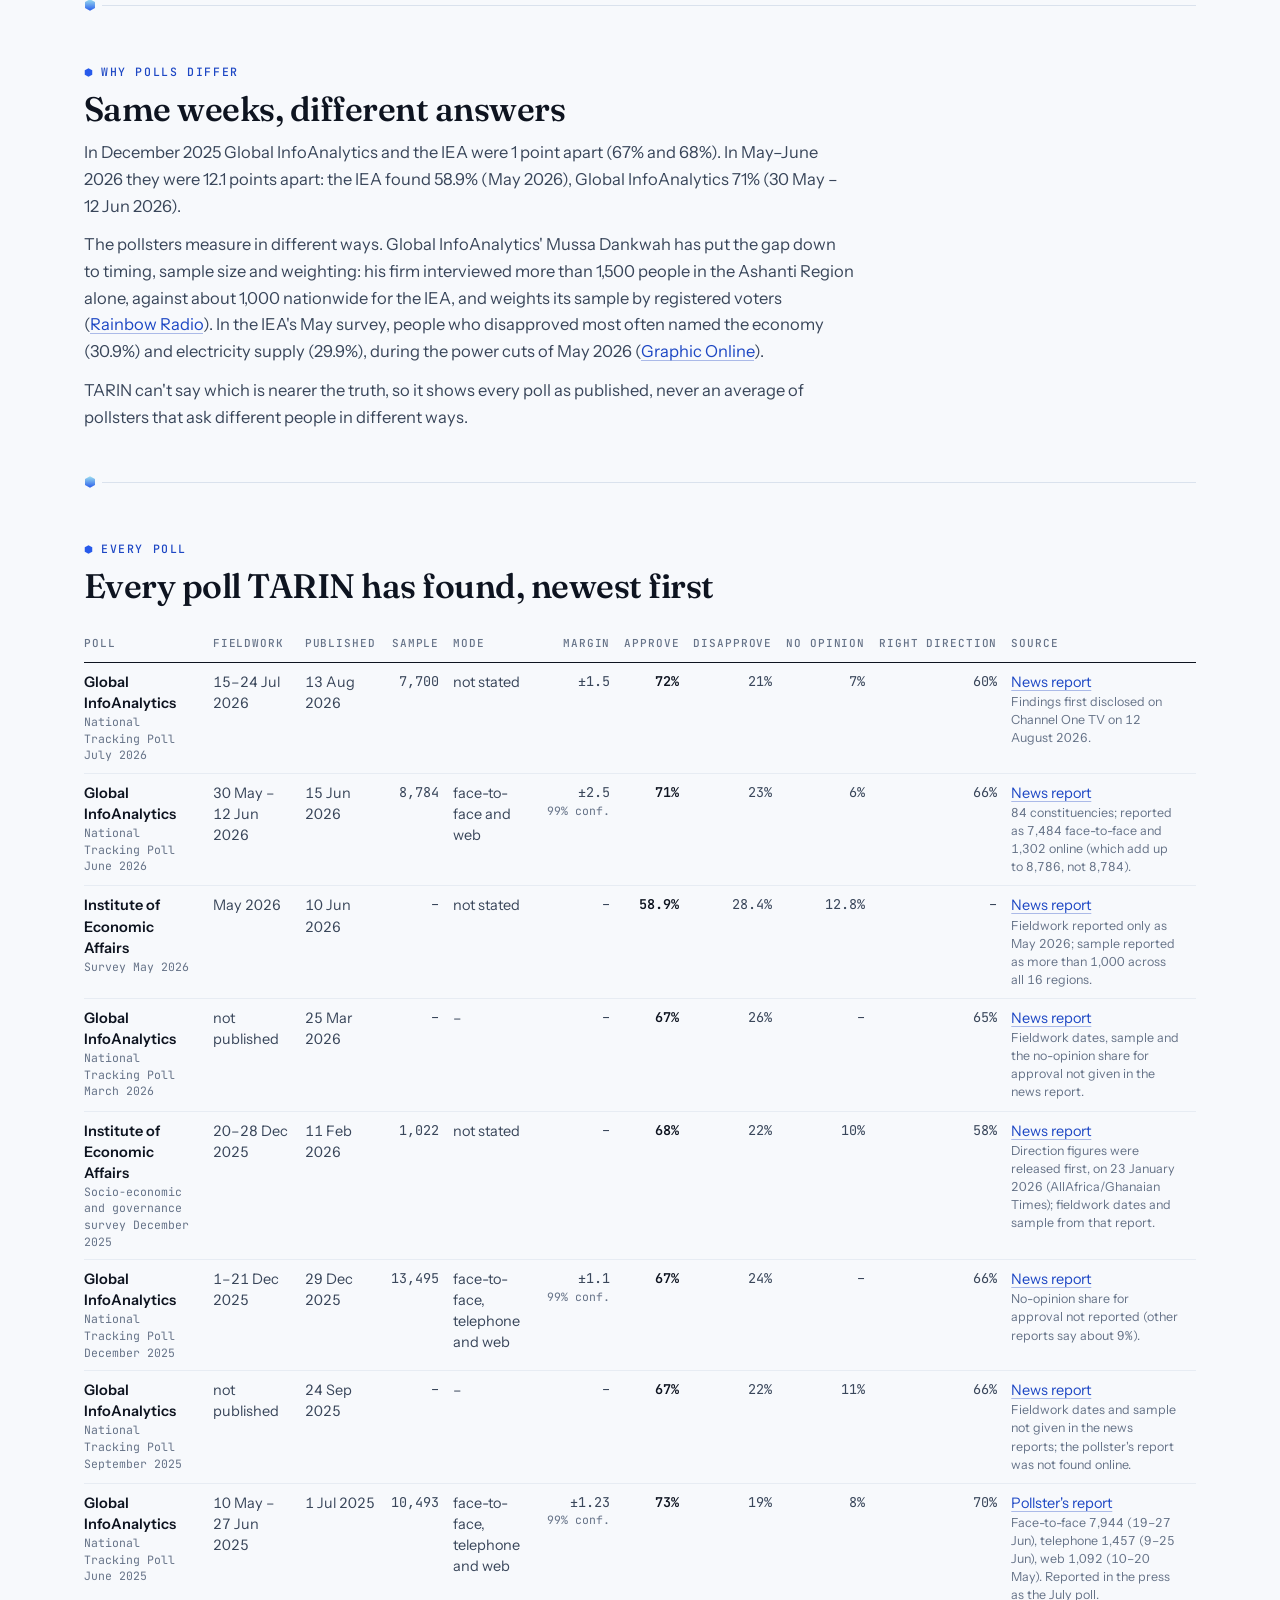
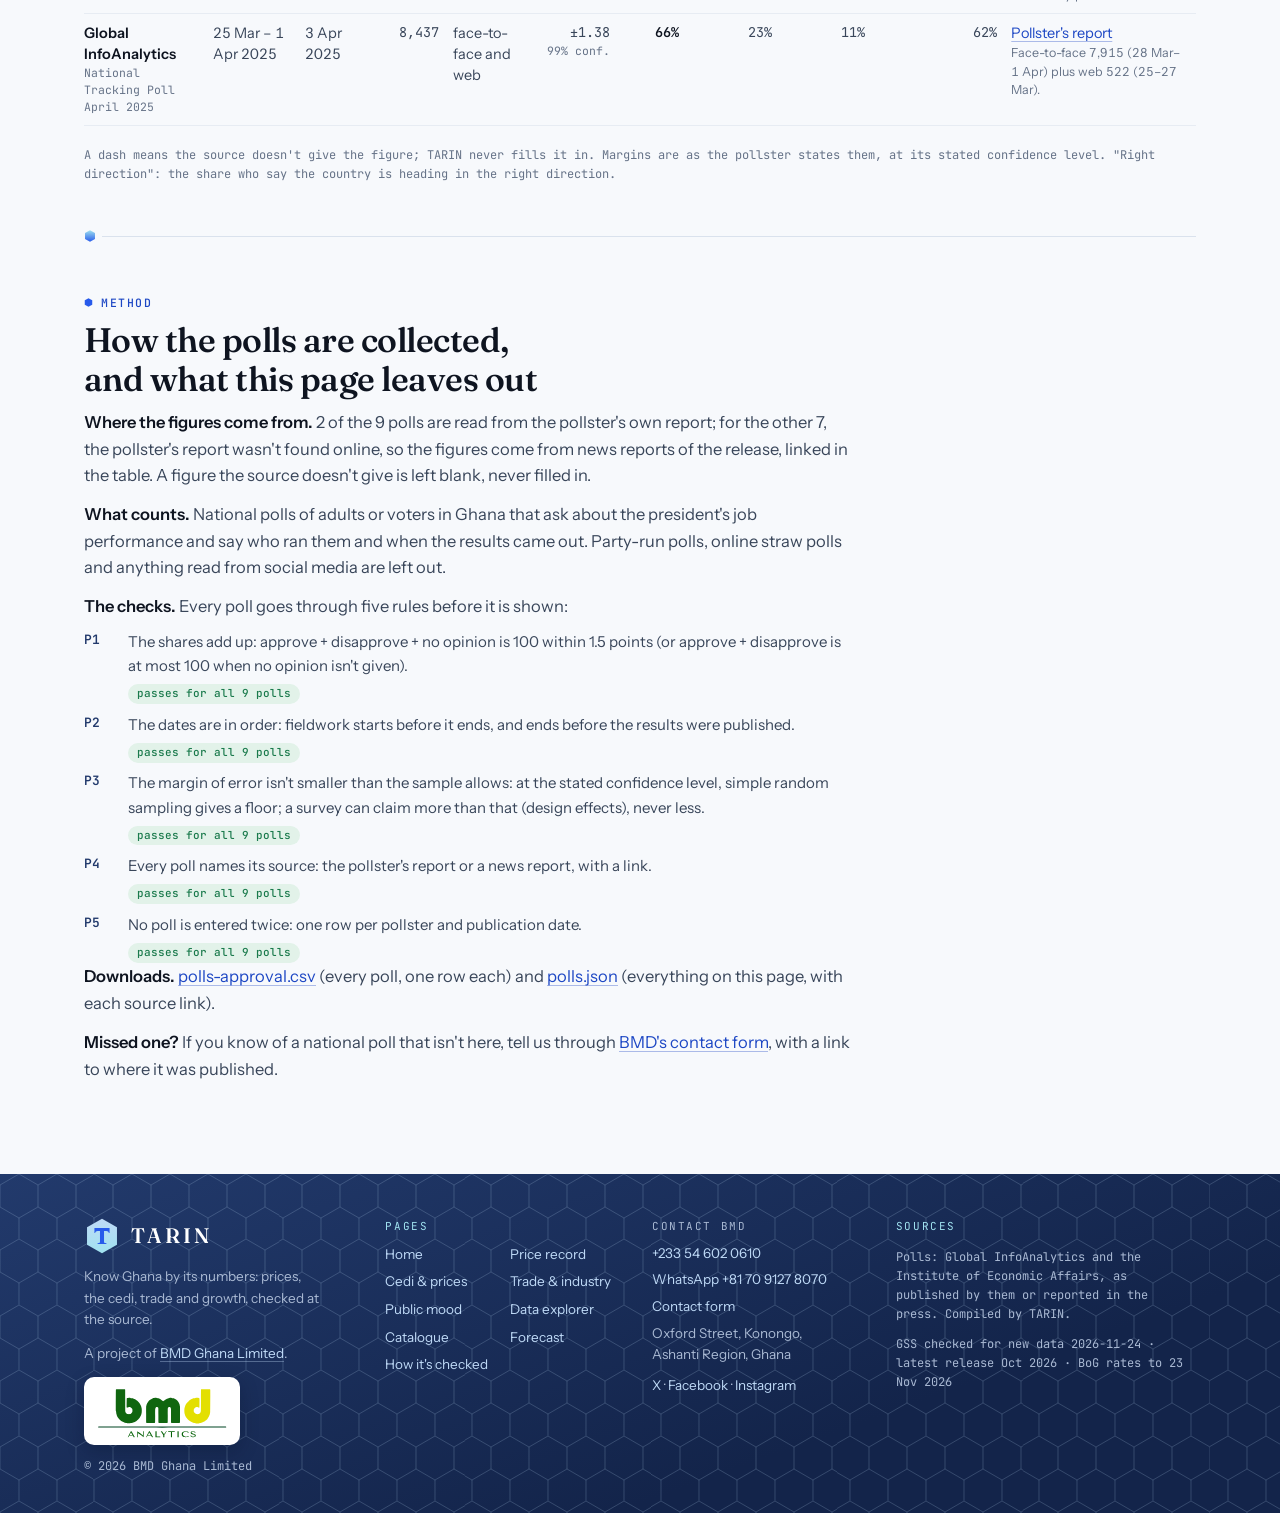
<file: polls/index.html>
<!doctype html>
<html lang="en">
<head>
<meta charset="utf-8">
<meta name="viewport" content="width=device-width, initial-scale=1, viewport-fit=cover">
<meta name="color-scheme" content="light">
<meta name="author" content="BMD Ghana Limited">
<meta name="theme-color" content="#ffffff">
<title>Opinion polls · TARIN</title>
<meta name="description" content="Every published national poll on the Ghanaian president's job approval, with who ran it, when, how many people were asked, and where each figure was read. Checked and kept up to date by TARIN.">
<meta property="og:type" content="website">
<meta property="og:site_name" content="TARIN">
<meta property="og:title" content="Opinion polls · TARIN">
<meta property="og:description" content="Every published national poll on the Ghanaian president's job approval, with who ran it, when, how many people were asked, and where each figure was read. Checked and kept up to date by TARIN.">
<meta property="og:url" content="https://tarin.bmdghana.com/polls/">
<meta property="og:image" content="https://tarin.bmdghana.com/assets/og.png">
<meta property="og:image:width" content="1200">
<meta property="og:image:height" content="630">
<meta property="og:image:alt" content="TARIN: Know Ghana by its numbers">
<meta name="twitter:card" content="summary_large_image">
<link rel="icon" href="../assets/favicon.svg" type="image/svg+xml">
<link rel="preload" href="../assets/fonts/instrument-sans-latin-wght-normal.woff2" as="font" type="font/woff2" crossorigin>
<link rel="preload" href="../assets/fonts/fraunces-latin-opsz-normal.woff2" as="font" type="font/woff2" crossorigin>
<link rel="stylesheet" href="../assets/tarin.css?v=60d1ac0f77">
<style>
.ctl { display: flex; justify-content: flex-end; align-items: center; gap: 10px; flex-wrap: wrap; }
.seg { display: inline-flex; border: 1px solid var(--rule); border-radius: 999px; overflow: hidden; background: var(--surface); }
.seg button { font: inherit; font-size: 13px; color: var(--ink-2); background: none; border: 0; padding: 7px 13px; cursor: pointer; border-right: 1px solid var(--rule); }
.seg button:last-child { border-right: 0; }
.seg button[aria-pressed="true"] { background: var(--navy); color: #fff; }
.prose p { color: var(--ink-2); }
.prose p + p { margin-top: 12px; }
.prose b { color: var(--ink); font-weight: 600; }
ul.rules { margin: 10px 0 0; padding: 0; list-style: none; display: grid; gap: 8px; }
ul.rules li { display: grid; grid-template-columns: 34px minmax(0, 1fr); gap: 10px; font-size: 15px; color: var(--ink-2); }
ul.rules li code { font-weight: 600; color: var(--navy); }
ul.rules li .st { display: block; margin-top: 2px; }
table.data td .sub { display: block; font-family: var(--f-mono); font-size: 11.5px; color: var(--muted); }
table.data td.v { font-family: var(--f-mono); font-size: 13.5px; white-space: nowrap; }
table.data td.v b { color: var(--ink); font-weight: 600; }
#c-polls .pt { cursor: pointer; }
</style>
</head>
<body data-root="../" data-page="polls">

<header class="band">
  <div class="wrap">
    <a class="brand" href="../index.html" aria-label="TARIN home, a BMD Ghana project"><img src="../assets/logo.svg" alt=""><span class="word">TARIN</span><span class="by">by BMD</span></a>
    <nav class="main" aria-label="Main">
      <a href="../price-record/index.html">Price record</a>
      <a href="../cedi/index.html">Cedi &amp; prices</a>
      <a href="../trade/index.html">Trade &amp; industry</a>
      <a href="index.html" aria-current="page">Public mood</a>
      <a href="../explorer/index.html">Data explorer</a>
      <a href="../catalogue/index.html">Catalogue</a>
      <a href="../forecast/index.html">Forecast</a>
      <a href="../checks/index.html">How it's checked</a>
    </nav>
  </div>
</header>

<main class="wrap">
  <div class="page-head">
    <div class="ph-text">
    <span class="eyebrow" data-text="eyebrow">Opinion polls · 9 polls, April 2025 to July 2026</span>
    <h1>What Ghanaians think of the president's performance</h1>
    <p class="lede" data-text="lede">The latest polls disagree: Global InfoAnalytics put President Mahama's job approval at 72% in July 2026, the IEA at 58.9% in May 2026. TARIN lists every published national poll on the president's performance it can trace, with who ran it, when, how many people were asked and where each figure was read.</p>
    </div>
  </div>
  <nav class="subtabs" aria-label="Public mood"><a href="index.html" aria-current="page">Opinion polls</a><a href="../searches/index.html">What Ghana searches for</a></nav>
  <nav class="toc" aria-label="On this page"><span>On this page</span><a href="#chart">Poll by poll</a><a href="#differ">Why polls differ</a><a href="#table">Every poll</a><a href="#method">Method</a></nav>

  <section class="block" aria-label="The latest in four numbers">
    <div class="tiles">
      <div><span class="v" data-text="tile-0-v">72%</span><span class="l" data-text="tile-0-l">approve · Global InfoAnalytics, 15–24 Jul 2026, 7,700 people</span></div>
      <div><span class="v" data-text="tile-1-v">58.9%</span><span class="l" data-text="tile-1-l">approve · Institute of Economic Affairs, May 2026</span></div>
      <div><span class="v" data-text="tile-2-v">9</span><span class="l" data-text="tile-2-l">national polls from 2 pollsters since April 2025</span></div>
      <div><span class="v" data-text="tile-3-v">12.1 pts</span><span class="l" data-text="tile-3-l">apart: the IEA and Global InfoAnalytics, polling within 20 days of each other</span></div>
    </div>
  </section>

  <section class="block" id="chart">
    <div class="read">
      <span class="eyebrow">Job approval</span>
      <h2 style="margin-top:6px" data-text="c-h2">Approval, poll by poll</h2>
      <p style="margin-top:10px;color:var(--ink-2)" data-text="c-p">Each point is one poll, placed at the middle of its fieldwork. Where the dates weren't published it sits at the date the results came out, drawn hollow. Lines join polls by the same pollster; nothing is averaged.</p>
    </div>
    <div class="ctl">
      <div class="seg" role="group" aria-label="What to show" id="c-measure">
        <button type="button" data-m="approve" aria-pressed="true">Approve</button><button type="button" data-m="disapprove" aria-pressed="false">Disapprove</button><button type="button" data-m="net" aria-pressed="false">Net</button><button type="button" data-m="right" aria-pressed="false">Right direction</button>
      </div>
    </div>
    <div class="chart" id="c-polls"><div class="legend" id="c-legend"></div></div>
    <p class="caption" id="c-cap">Share of respondents, %. Hover or tap a point for the poll's details. Hollow points: fieldwork dates not published, placed at the release date.</p>
  </section>

  <section class="block" id="differ">
    <div class="read">
      <span class="eyebrow">Why polls differ</span>
      <h2 style="margin-top:6px" data-text="d-h2">Same weeks, different answers</h2>
      <p style="margin-top:10px;color:var(--ink-2)" data-text="d-p">In December 2025 Global InfoAnalytics and the IEA were 1 point apart (67% and 68%). In May–June 2026 they were 12.1 points apart: the IEA found 58.9% (May 2026), Global InfoAnalytics 71% (30 May – 12 Jun 2026).</p>
      <p style="margin-top:12px;color:var(--ink-2)">The pollsters measure in different ways. Global InfoAnalytics' Mussa Dankwah has put the gap down to timing, sample size and weighting: his firm interviewed more than 1,500 people in the Ashanti Region alone, against about 1,000 nationwide for the IEA, and weights its sample by registered voters (<a href="https://rainbowradioonline.com/2026/06/22/timing-methodology-and-sample-size-account-for-differences-in-global-infoanalytics-and-iea-ratings/?amp=1">Rainbow Radio</a>). In the IEA's May survey, people who disapproved most often named the economy (30.9%) and electricity supply (29.9%), during the power cuts of May 2026 (<a href="https://www.graphic.com.gh/news/politics/iea-poll-mahamas-approval-rating-falls-from-68-to-58-9-still-enjoys-majority-support.html">Graphic Online</a>).</p>
      <p style="margin-top:12px;color:var(--ink-2)">TARIN can't say which is nearer the truth, so it shows every poll as published, never an average of pollsters that ask different people in different ways.</p>
    </div>
  </section>

  <section class="block" id="table">
    <div class="read">
      <span class="eyebrow">Every poll</span>
      <h2 style="margin-top:6px">Every poll TARIN has found, newest first</h2>
    </div>
    <div class="tbl-wrap">
      <table class="data stack" id="t-polls">
        <thead><tr><th>Poll</th><th>Fieldwork</th><th>Published</th><th class="r">Sample</th><th>Mode</th><th class="r">Margin</th><th class="r">Approve</th><th class="r">Disapprove</th><th class="r">No opinion</th><th class="r">Right direction</th><th>Source</th></tr></thead>
        <tbody></tbody>
      </table>
    </div>
    <p class="caption">A dash means the source doesn't give the figure; TARIN never fills it in. Margins are as the pollster states them, at its stated confidence level. "Right direction": the share who say the country is heading in the right direction.</p>
  </section>

  <section class="block" id="method">
    <div class="read prose">
      <span class="eyebrow">Method</span>
      <h2 style="margin-top:6px">How the polls are collected, and what this page leaves out</h2>
      <p style="margin-top:10px" data-text="m-src"><b>Where the figures come from.</b> 2 of the 9 polls are read from the pollster's own report; for the other 7, the pollster's report wasn't found online, so the figures come from news reports of the release, linked in the table. A figure the source doesn't give is left blank, never filled in.</p>
      <p><b>What counts.</b> National polls of adults or voters in Ghana that ask about the president's job performance and say who ran them and when the results came out. Party-run polls, online straw polls and anything read from social media are left out.</p>
      <p><b>The checks.</b> Every poll goes through five rules before it is shown:</p>
      <ul class="rules" id="p-rules"></ul>
      <p><b>Downloads.</b> <a href="../data/csv/polls-approval.csv" download>polls-approval.csv</a> (every poll, one row each) and <a href="../data/polls.json" download>polls.json</a> (everything on this page, with each source link).</p>
      <p><b>Missed one?</b> If you know of a national poll that isn't here, tell us through <a href="https://bmdghana.com/contact">BMD's contact form</a>, with a link to where it was published.</p>
    </div>
  </section>
</main>

<footer class="site">
  <div class="wrap">
    <div class="f-brand">
      <a class="brand" href="../index.html" aria-label="TARIN home"><img src="../assets/logo.svg" alt=""><span class="word">TARIN</span></a>
      <p>Know Ghana by its numbers: prices, the cedi, trade and growth, checked at the source.</p>
      <p>A project of <a href="https://bmdghana.com/">BMD Ghana Limited</a>.</p>
      <a class="f-bmd" href="https://bmdghana.com/" aria-label="BMD Analytics, bmdghana.com"><img src="../assets/bmd-analytics.svg" alt="BMD Analytics" width="132" height="55"></a>
      <p class="f-copy">© 2026 BMD Ghana Limited</p>
    </div>
    <nav class="f-nav" aria-label="Pages">
      <span class="f-label">Pages</span>
      <a href="../index.html">Home</a>
      <a href="../price-record/index.html">Price record</a>
      <a href="../cedi/index.html">Cedi &amp; prices</a>
      <a href="../trade/index.html">Trade &amp; industry</a>
      <a href="../polls/index.html">Public mood</a>
      <a href="../explorer/index.html">Data explorer</a>
      <a href="../catalogue/index.html">Catalogue</a>
      <a href="../forecast/index.html">Forecast</a>
      <a href="../checks/index.html">How it's checked</a>
    </nav>
    <div class="f-contact">
      <span class="f-label">Contact BMD</span>
      <a href="tel:+233546020610">+233 54 602 0610</a>
      <a href="https://wa.me/817091278070" rel="noopener">WhatsApp +81 70 9127 8070</a>
      <a href="https://bmdghana.com/contact" rel="noopener">Contact form</a>
      <span>Oxford Street, Konongo,<br>Ashanti Region, Ghana</span>
      <span class="f-social"><a href="https://x.com/BMDGhana" rel="noopener">X</a> · <a href="https://www.facebook.com/bmdghana/" rel="noopener">Facebook</a> · <a href="https://www.instagram.com/bmdghana/" rel="noopener">Instagram</a></span>
    </div>
    <div class="f-meta">
      <span class="f-label">Sources</span>
      <span>Polls: Global InfoAnalytics and the Institute of Economic Affairs, as published by them or reported in the press. Compiled by TARIN.</span>
      <span id="site-status" hidden></span>
    </div>
  </div>
</footer>

<script src="../assets/tarin.js?v=3985f6f001"></script>
<script>
(function () {
  "use strict";
  var T = window.TARIN;
  var SHORT = ["Jan","Feb","Mar","Apr","May","Jun","Jul","Aug","Sep","Oct","Nov","Dec"];
  var COLORS = ["var(--s1)", "var(--s2)", "var(--s3)"];
  var NAMES = { "Institute of Economic Affairs": "IEA" };
  function nm(p) { return NAMES[p] || p; }
  function num(v) { return v == null ? "–" : (Math.round(v) === v ? String(v) : T.fmt(v, 1)); }
  function pc(v) { return v == null ? "–" : num(v) + "%"; }
  function day(s) { var d = s.split("-"); return +d[2] + " " + SHORT[+d[1] - 1] + " " + d[0]; }
  function span(p) {
    var s = p.fieldwork[0], e = p.fieldwork[1];
    if (!s || !e) return "not published";
    if (s.length === 7) return SHORT[+s.slice(5, 7) - 1] + " " + s.slice(0, 4);
    var a = s.split("-"), b = e.split("-");
    if (a[0] !== b[0]) return day(s) + " – " + day(e);
    if (a[1] !== b[1]) return +a[2] + " " + SHORT[+a[1] - 1] + " – " + day(e);
    return +a[2] + "–" + day(e);
  }
  function esc(t) { return String(t).replace(/&/g, "&amp;").replace(/</g, "&lt;"); }
  function val(p, m) { return m === "net" ? p.net : p[m]; }

  T.json("data/polls.json").then(function (D) {
    if (D.text) Object.keys(D.text).forEach(function (k) {
      var el = document.querySelector('[data-text="' + k + '"]'); if (el) el.innerHTML = D.text[k];
    });
    var polls = D.polls.filter(function (p) { return !p.held; });
    var who = D.pollsters.map(function (x) { return x.name; });
    var color = {}; who.forEach(function (n, i) { color[n] = COLORS[i % COLORS.length]; });

    // ---- chart: one point per poll, lines join a pollster's polls, nothing averaged
    var host = document.getElementById("c-polls"), measure = "approve";
    var LABEL = { approve: "Approve", disapprove: "Disapprove", net: "Net (approve − disapprove)", right: "Right direction" };
    document.getElementById("c-legend").innerHTML = who.map(function (n, i) {
      return "<span><i class='key-dot' style='background:" + color[n] + (i % 2 ? ";border-radius:2px" : "") + "'></i>" + esc(n) + "</span>";
    }).join("") + "<span><i class='key-dot' style='background:var(--surface);border:2px solid var(--ink-2);box-sizing:border-box'></i>Fieldwork dates not published</span>";
    var t0 = Date.parse(polls[0].at), t1 = Date.parse(polls[polls.length - 1].at);
    function draw() {
      var old = host.querySelector("svg"); if (old) old.remove();
      var oldTip = host.querySelector(".tip"); if (oldTip) oldTip.remove();
      var W = T.plotWidth(host), H = W < 520 ? 260 : 320;
      var longest = Math.max.apply(null, who.map(function (n) { return nm(n).length; })) + 7;
      var narrow = W < 560;
      var m = { t: 14, r: narrow ? 52 : Math.min(W * 0.32, 12 + longest * 7.4), b: 28, l: 40 };
      var pts = polls.filter(function (p) { return val(p, measure) != null; });
      var vs = pts.map(function (p) { return val(p, measure); });
      var nt = T.niceTicks(Math.min.apply(null, vs) - 4, Math.max.apply(null, vs) + 4, 5);
      var pad = 25 * 864e5, a = t0 - pad, b = t1 + pad;
      var x = function (t) { return m.l + (t - a) / (b - a) * (W - m.l - m.r); };
      var y = function (v) { return m.t + (nt.hi - v) / (nt.hi - nt.lo) * (H - m.t - m.b); };
      var svg = T.el("svg", { viewBox: "0 0 " + W + " " + H, width: W, height: H, role: "img",
        "aria-label": LABEL[measure] + " by poll, " + polls.length + " polls" });
      host.appendChild(svg);
      nt.ticks.forEach(function (v) {
        svg.appendChild(T.el("line", { x1: m.l, x2: W - m.r, y1: y(v), y2: y(v) }, "stroke:" + (v === 0 ? "var(--axis)" : "var(--grid)") + ";stroke-width:1"));
        T.text(svg, m.l - 6, y(v) + 4, num(v) + (measure === "net" ? "" : "%"), null, "end");
      });
      // month ticks: one per quarter
      var d = new Date(a); d = new Date(Date.UTC(d.getUTCFullYear(), d.getUTCMonth() + 1, 1));
      while (d.getTime() < b) {
        if (d.getUTCMonth() % (narrow ? 6 : 3) === 0) {
          var tx = x(d.getTime());
          svg.appendChild(T.el("line", { x1: tx, x2: tx, y1: H - m.b, y2: H - m.b + 4 }, "stroke:var(--axis)"));
          T.text(svg, tx, H - m.b + 17, SHORT[d.getUTCMonth()] + " " + String(d.getUTCFullYear()).slice(2), null, "middle");
        }
        d = new Date(Date.UTC(d.getUTCFullYear(), d.getUTCMonth() + 1, 1));
      }
      svg.appendChild(T.el("line", { x1: m.l, x2: W - m.r, y1: H - m.b, y2: H - m.b }, "stroke:var(--axis)"));
      var marks = [];
      who.forEach(function (n, wi) {
        var mine = pts.filter(function (p) { return p.pollster === n; });
        if (!mine.length) return;
        if (mine.length > 1) {
          var dd = mine.map(function (p, i) { return (i ? "L" : "M") + x(Date.parse(p.at)).toFixed(1) + "," + y(val(p, measure)).toFixed(1); }).join("");
          svg.appendChild(T.el("path", { d: dd }, "fill:none;stroke:" + color[n] + ";stroke-width:2;stroke-linejoin:round;opacity:0.85"));
        }
        mine.forEach(function (p) {
          var cx = x(Date.parse(p.at)), cy = y(val(p, measure)), hollow = p.at_basis !== "fieldwork";
          var st = "fill:" + (hollow ? "var(--surface)" : color[n]) + ";stroke:" + (hollow ? color[n] : "var(--surface)") + ";stroke-width:2";
          var mk = wi % 2 ? T.el("rect", { x: cx - 5.5, y: cy - 5.5, width: 11, height: 11, rx: 2, "class": "pt" }, st)
                          : T.el("circle", { cx: cx, cy: cy, r: 6, "class": "pt" }, st);
          svg.appendChild(mk);
          marks.push({ p: p, x: cx, y: cy });
        });
        var last = mine[mine.length - 1];
        var lt = T.text(svg, x(Date.parse(last.at)) + 10, y(val(last, measure)) + 4, (narrow ? "" : nm(n) + " ") + (measure === "net" ? (last.net > 0 ? "+" : "") + num(last.net) : pc(val(last, measure))), "lbl-strong");
      });
      // nudge end labels apart if they collide
      var labels = svg.querySelectorAll("text.lbl-strong");
      if (labels.length === 2) {
        var y0 = +labels[0].getAttribute("y"), y1 = +labels[1].getAttribute("y");
        if (Math.abs(y0 - y1) < 14) { var mid = (y0 + y1) / 2, up = y0 < y1 ? 0 : 1;
          labels[up].setAttribute("y", mid - 8); labels[1 - up].setAttribute("y", mid + 8); }
      }
      var tip = T.tip(host), cur = marks.length - 1;
      var ring = T.el("circle", { r: 10 }, "fill:none;stroke:var(--ink);stroke-width:1.5;display:none"); svg.appendChild(ring);
      function show(i) {
        cur = Math.max(0, Math.min(marks.length - 1, i));
        var k = marks[cur], p = k.p;
        ring.setAttribute("cx", k.x); ring.setAttribute("cy", k.y); ring.style.display = "";
        var rows = [{ color: color[p.pollster], name: LABEL[measure], value: measure === "net" ? ((p.net > 0 ? "+" : "") + num(p.net) + " pts") : pc(val(p, measure)) }];
        if (measure !== "approve") rows.push({ name: "Approve", value: pc(p.approve) });
        rows.push({ name: "Fieldwork", value: span(p) });
        rows.push({ name: "Published", value: day(p.published) });
        rows.push({ name: "Sample", value: p.sample ? T.int(p.sample) : "not published" });
        T.fillTip(tip, p.pollster, rows, p.at_basis !== "fieldwork" ? "Placed at the release date: fieldwork dates not published." : null);
        T.placeTip(host, svg, W, tip, k.x, k.y);
      }
      var hit = T.el("rect", { x: 0, y: 0, width: W, height: H, tabindex: 0, "aria-label": "Polls; use the arrow keys" }, "fill:transparent;outline:none");
      svg.appendChild(hit);
      hit.addEventListener("pointermove", function (ev) {
        var r = svg.getBoundingClientRect(), k = W / r.width, px = (ev.clientX - r.left) * k, py = (ev.clientY - r.top) * k, best = -1, bd = 1e9;
        marks.forEach(function (mk, i) { var dd = Math.hypot(mk.x - px, mk.y - py); if (dd < bd) { bd = dd; best = i; } });
        if (best >= 0 && bd < 60) show(best); else { tip.hidden = true; ring.style.display = "none"; }
      });
      hit.addEventListener("pointerleave", function () { tip.hidden = true; ring.style.display = "none"; });
      hit.addEventListener("focus", function () { show(cur); });
      hit.addEventListener("blur", function () { tip.hidden = true; ring.style.display = "none"; });
      hit.addEventListener("keydown", function (ev) {
        if (ev.key === "ArrowRight") { show(cur + 1); ev.preventDefault(); }
        if (ev.key === "ArrowLeft") { show(cur - 1); ev.preventDefault(); }
      });
    }
    draw(); T.onResize(draw);
    Array.prototype.forEach.call(document.querySelectorAll("#c-measure button"), function (btn) {
      btn.addEventListener("click", function () {
        measure = btn.getAttribute("data-m");
        Array.prototype.forEach.call(document.querySelectorAll("#c-measure button"), function (b) { b.setAttribute("aria-pressed", b === btn ? "true" : "false"); });
        draw();
      });
    });

    // ---- table, newest first
    var tb = document.querySelector("#t-polls tbody");
    tb.innerHTML = D.polls.slice().reverse().map(function (p) {
      var moe = p.moe ? "±" + p.moe + (p.confidence ? "<span class='sub'>" + p.confidence + "% conf.</span>" : "") : "–";
      return "<tr>" +
        "<td><b style='color:var(--ink);font-weight:600'>" + esc(p.pollster) + "</b><span class='sub'>" + esc(p.name) + "</span>" + (p.held ? " <span class='pill hold'>held</span>" : "") + "</td>" +
        "<td>" + esc(span(p)) + "</td><td>" + esc(day(p.published)) + "</td>" +
        "<td class='v r'>" + (p.sample ? T.int(p.sample) : "–") + "</td>" +
        "<td>" + esc(p.mode || "–") + "</td>" +
        "<td class='v r'>" + moe + "</td>" +
        "<td class='v r'><b>" + pc(p.approve) + "</b></td><td class='v r'>" + pc(p.disapprove) + "</td><td class='v r'>" + pc(p.no_opinion) + "</td>" +
        "<td class='v r'>" + pc(p.right) + "</td>" +
        "<td><a href='" + esc(p.url) + "' rel='noopener'>" + (p.source_type === "pollster report" ? "Pollster's report" : "News report") + "</a>" +
        (p.notes ? "<span class='sub' style='font-family:var(--f-body);font-size:12.5px'>" + esc(p.notes) + "</span>" : "") + "</td></tr>";
    }).join("");
    T.stackLabels(document.getElementById("t-polls"));

    // ---- the five rules, with what they found
    document.getElementById("p-rules").innerHTML = Object.keys(D.rules).map(function (k) {
      var hits = D.checks.filter(function (c) { return c.rule === k; });
      var st = hits.length ? hits.map(function (c) { return "<span class='pill " + (c.level === "hold" ? "hold" : "warn") + "'>" + esc(c.id) + ": " + esc(c.why) + "</span>"; }).join(" ")
                           : "<span class='pill ok'>passes for all " + D.polls.length + " polls</span>";
      return "<li><code>" + k + "</code><span>" + esc(D.rules[k]) + "<span class='st'>" + st + "</span></span></li>";
    }).join("");
  }).catch(function (e) { T.fail(document.getElementById("c-polls"), e); });
})();
</script>
</body>
</html>
</file>
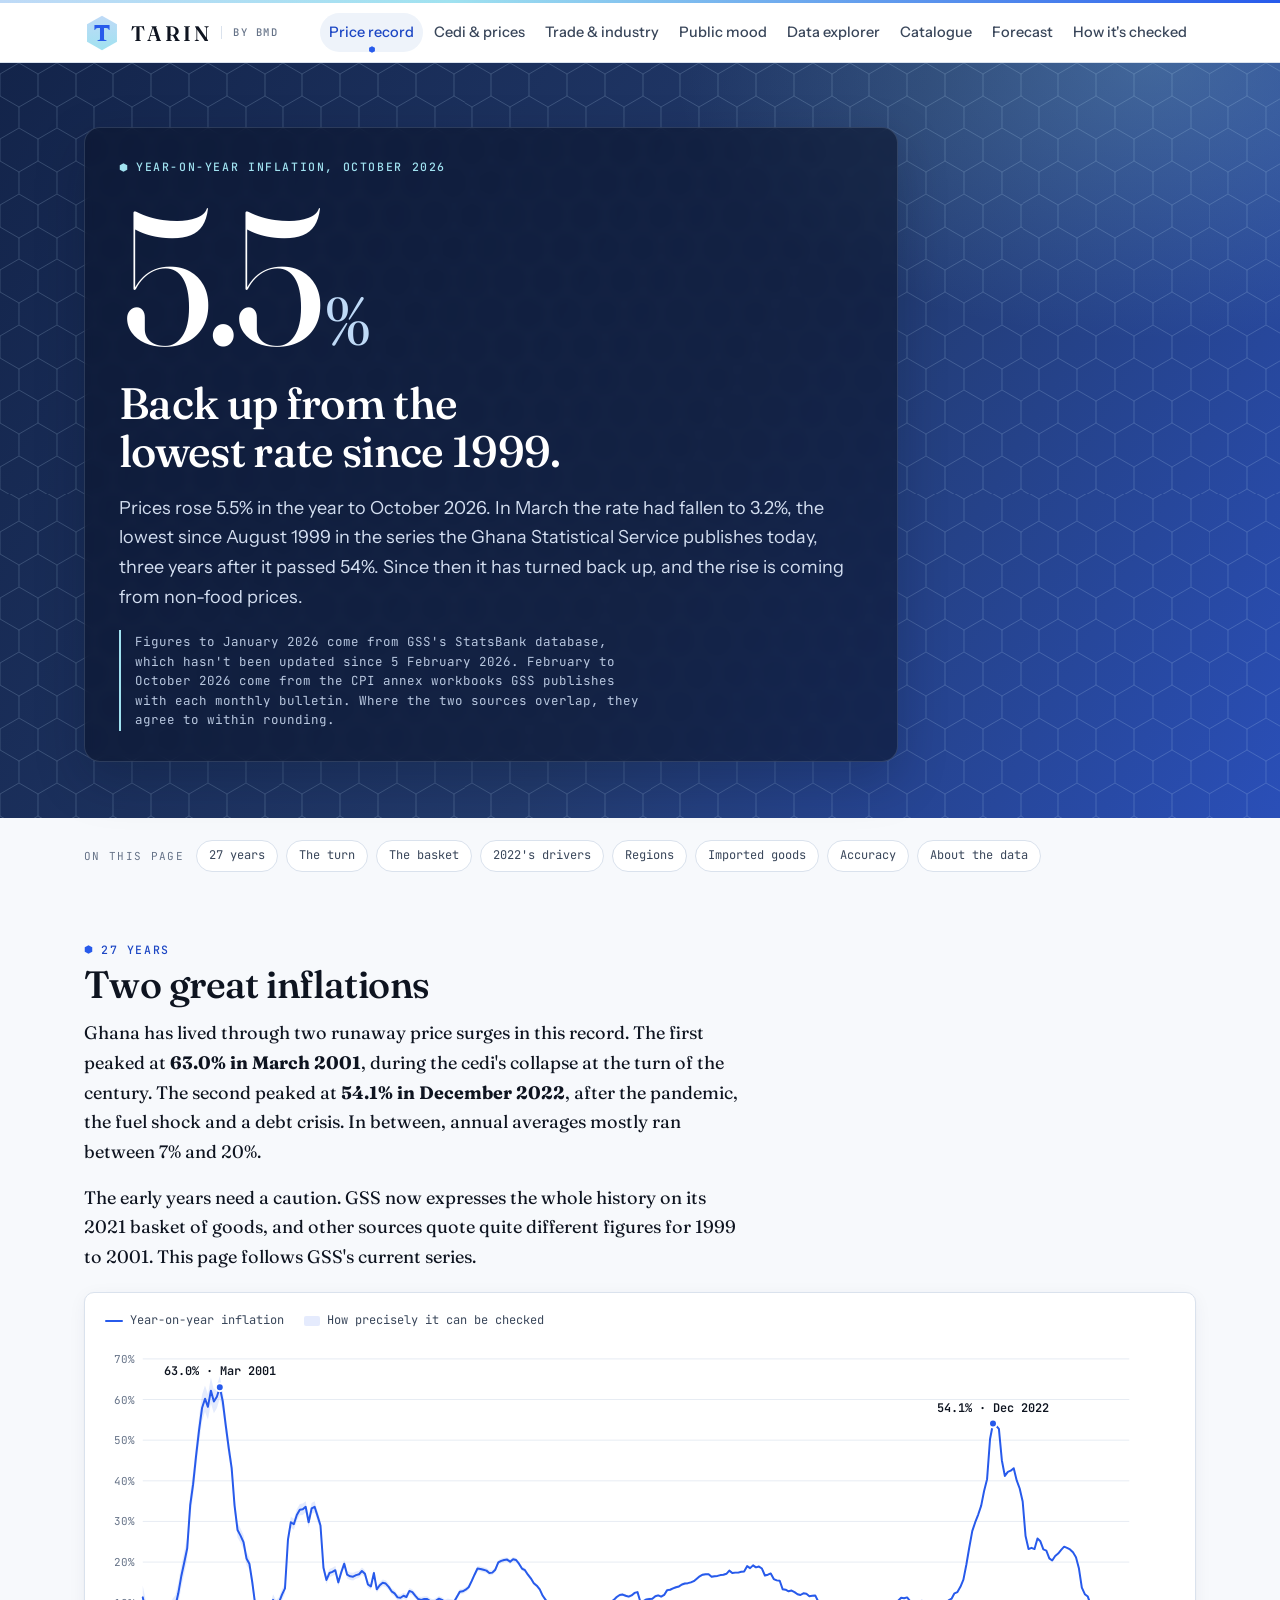
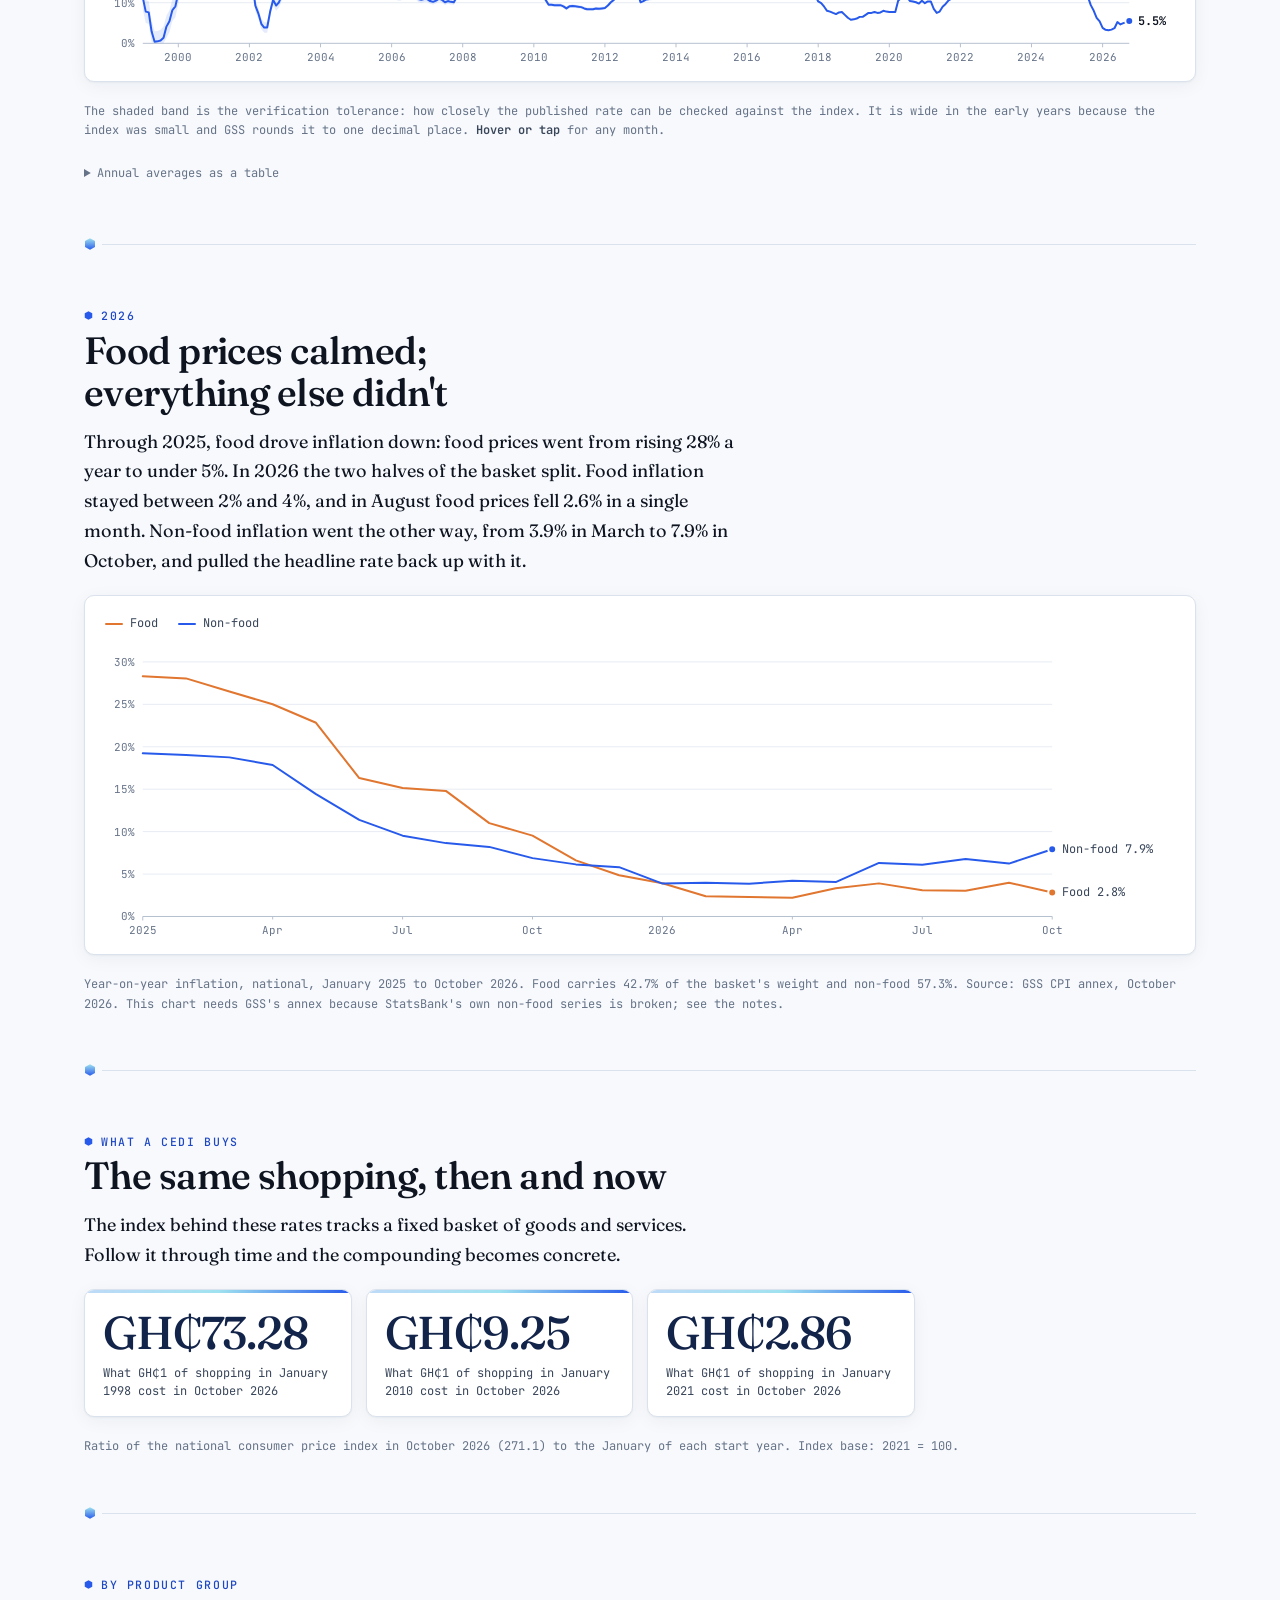
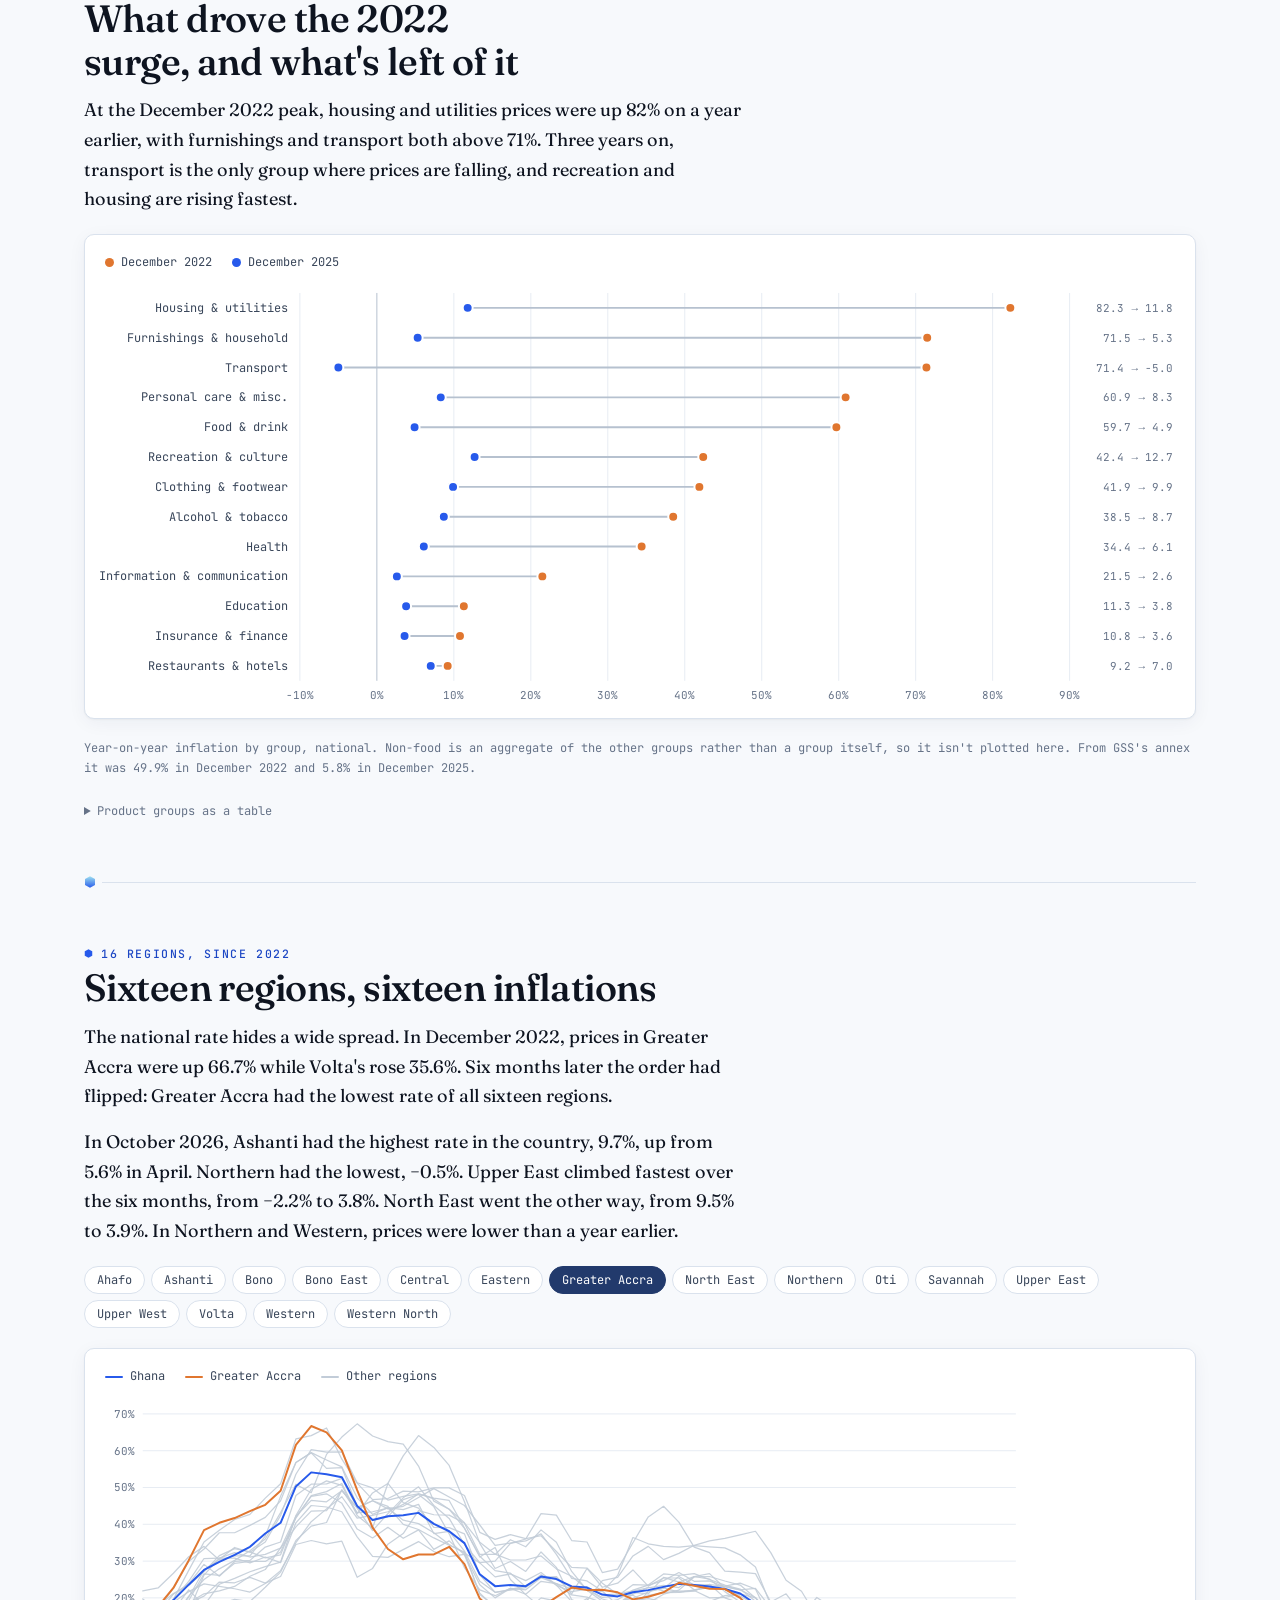
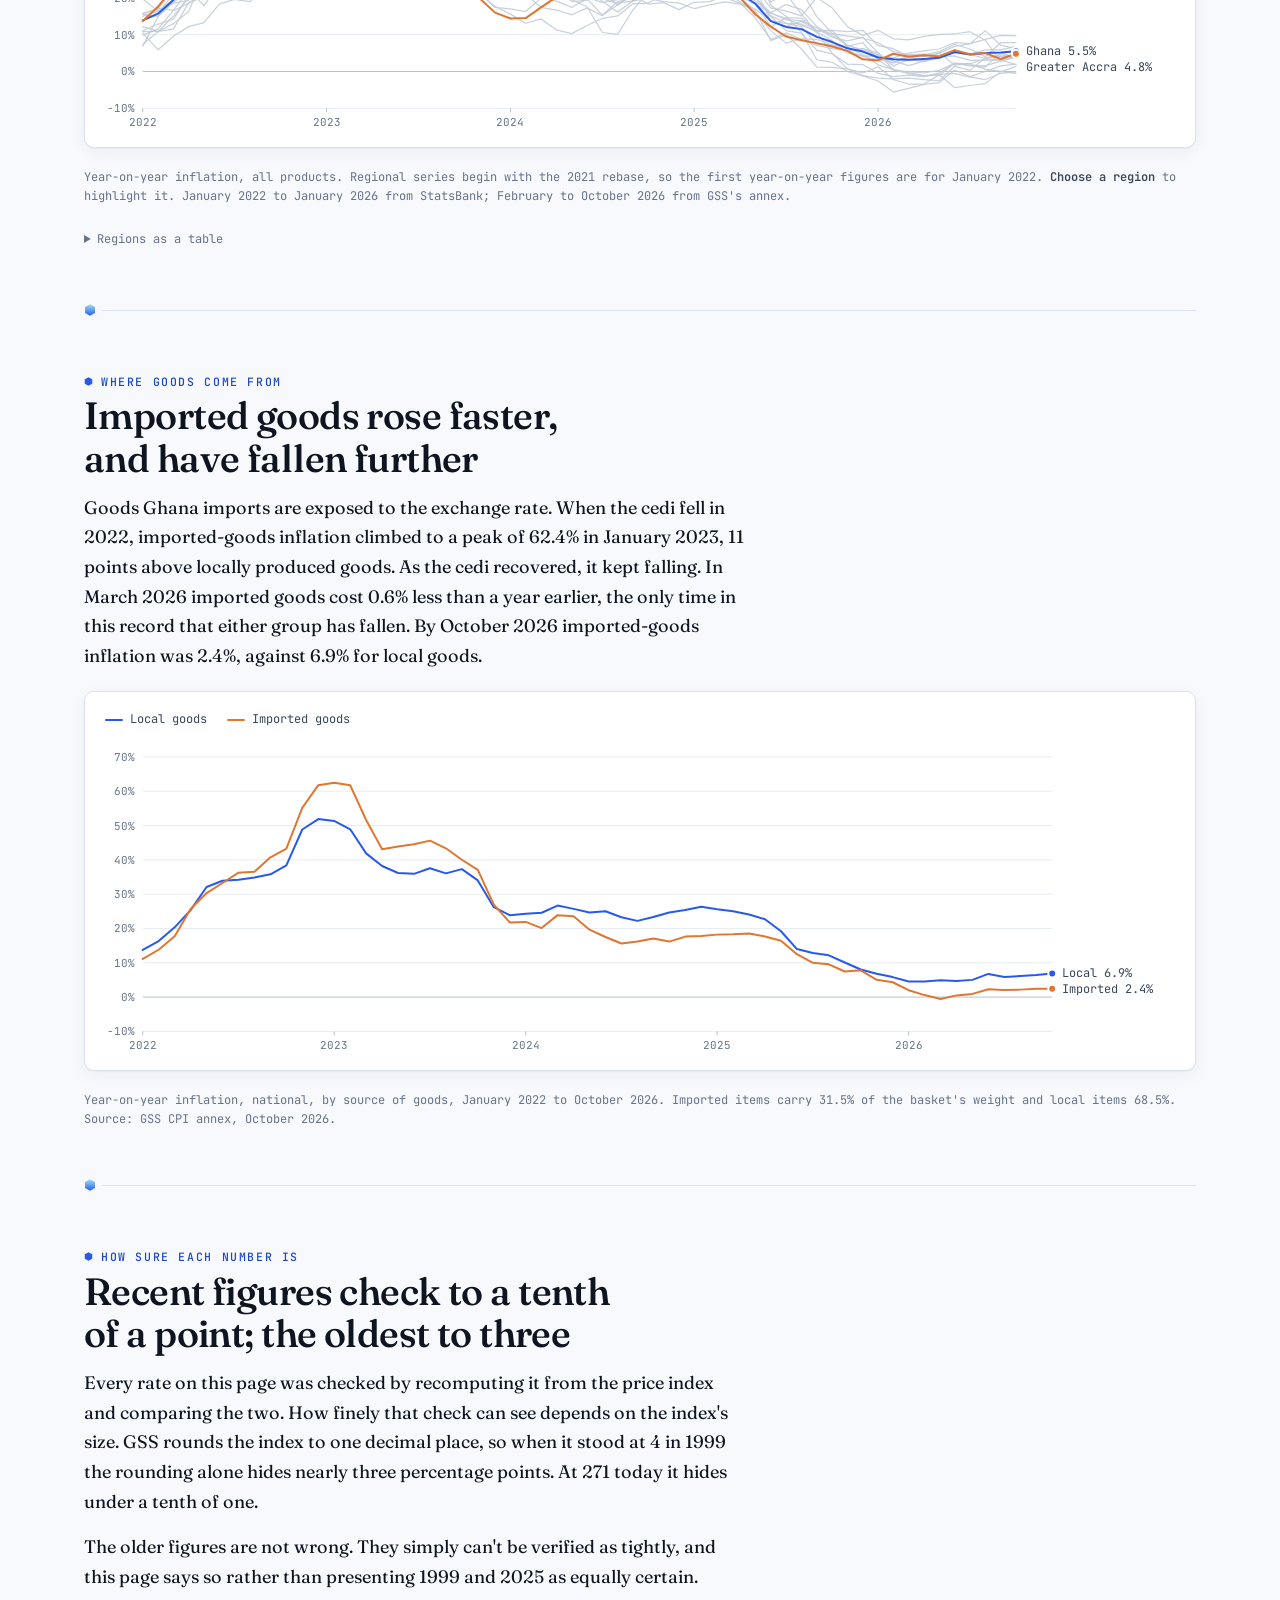
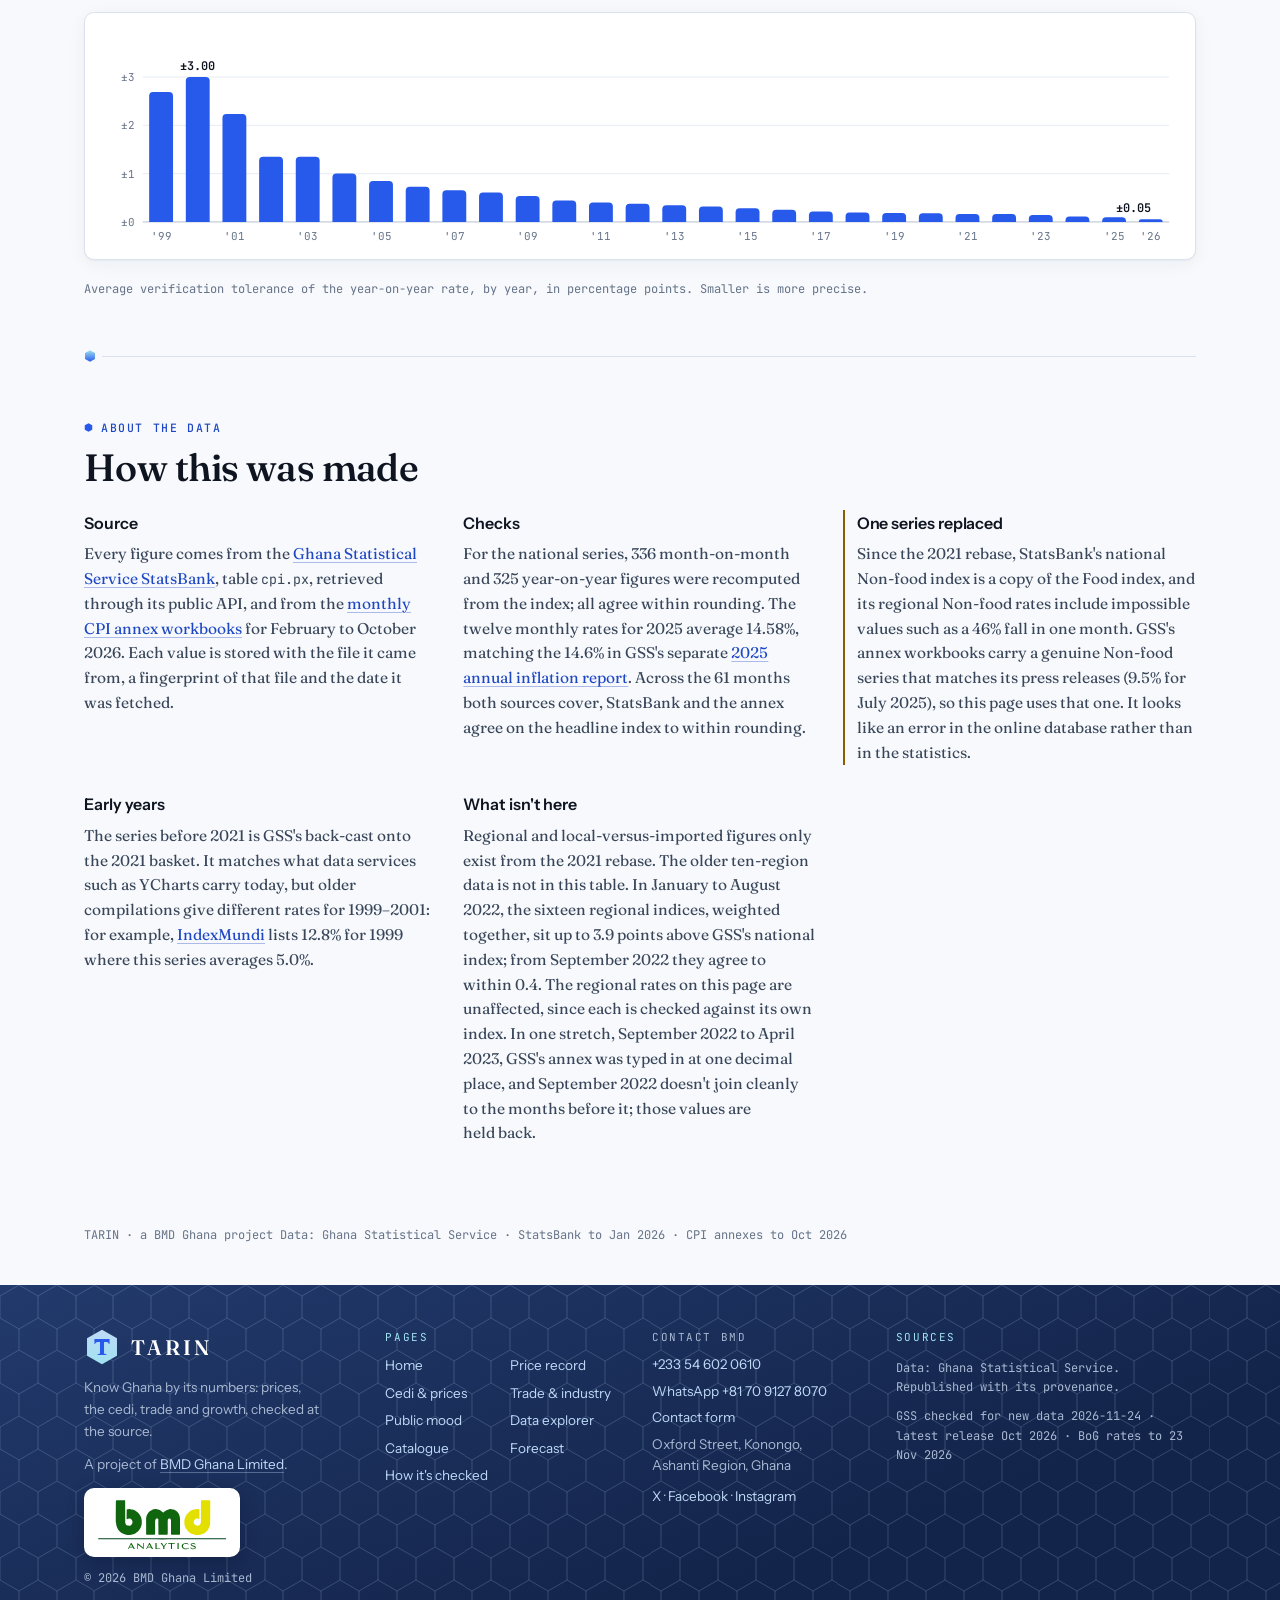
<file: price-record/index.html>
<!doctype html>
<html lang="en">
<head>
<meta charset="utf-8">
<meta name="viewport" content="width=device-width, initial-scale=1, viewport-fit=cover">
<meta name="color-scheme" content="light">
<meta name="author" content="BMD Ghana Limited">
<meta name="theme-color" content="#ffffff">
<title>Ghana's Price Record · TARIN</title>
<meta name="description" content="Ghana's consumer price inflation from 1998 to the latest GSS release, with every figure checked against its source.">
<meta property="og:type" content="website">
<meta property="og:site_name" content="TARIN">
<meta property="og:title" content="Ghana&#x27;s Price Record · TARIN">
<meta property="og:description" content="Ghana's consumer price inflation from 1998 to the latest GSS release, with every figure checked against its source.">
<meta property="og:url" content="https://tarin.bmdghana.com/price-record/">
<meta property="og:image" content="https://tarin.bmdghana.com/assets/og.png">
<meta property="og:image:width" content="1200">
<meta property="og:image:height" content="630">
<meta property="og:image:alt" content="TARIN: Know Ghana by its numbers">
<meta name="twitter:card" content="summary_large_image">
<link rel="icon" href="../assets/favicon.svg" type="image/svg+xml">
<link rel="preload" href="../assets/fonts/instrument-sans-latin-wght-normal.woff2" as="font" type="font/woff2" crossorigin>
<link rel="preload" href="../assets/fonts/fraunces-latin-opsz-normal.woff2" as="font" type="font/woff2" crossorigin>
<link rel="stylesheet" href="../assets/tarin.css?v=60d1ac0f77">
<style>
/* the price record is long-form: its prose is set in Fraunces */
.story main { font-size: 18px; line-height: 1.65; }
.story section .read p, .story .notes p { font-family: var(--f-display); font-variation-settings: "opsz" 14; }
.read { max-width: 660px; }

/* hero: the navy hex band, with the rate as the headline */
.hero { position: relative; display: grid; gap: 18px; color: #fff;
  margin-inline: calc(50% - 50vw); padding: 64px calc(50vw - 50%) 56px;
  background:
    radial-gradient(800px 460px at 90% 0%, rgba(160, 226, 240, 0.24), transparent 60%),
    var(--hex-ice) 0 0 / 37.8px 65.475px,
    linear-gradient(120deg, var(--navy-deep) 0%, var(--navy) 55%, #2a4fb8 100%); }
.hero .ph-text { gap: 18px; padding: 30px 34px 30px; }
@media (max-width: 600px) { .hero .ph-text { padding: 22px 18px; } }
.hero .eyebrow { color: var(--ice-2); }
.hero .eyebrow::before { background: var(--ice-2); }
.hero .figure {
  font-family: var(--f-display); font-weight: 400; color: #fff;
  font-size: clamp(96px, 19vw, 188px); line-height: 0.88; letter-spacing: -0.045em; font-variant-numeric: lining-nums;
}
.hero .figure small { font-size: 0.36em; letter-spacing: 0; margin-left: 6px; color: var(--ice-1); }
.hero h1 { font-size: clamp(28px, 4vw, 44px); font-weight: 520; line-height: 1.1; max-width: 20ch; color: #fff; }
.hero .lede { color: #d3def0; max-width: 62ch; font-family: var(--f-body); font-size: 18px; }
.fresh {
  display: flex; gap: 10px; align-items: flex-start;
  font-family: var(--f-mono); font-size: 12.5px; line-height: 1.55; color: #b9c8e0;
  border-left: 2px solid var(--ice-2); padding: 2px 0 2px 14px; max-width: 66ch;
}

/* sections, with the hexagon on the rule between them */
section { position: relative; display: grid; gap: 20px; padding-block: 56px; scroll-margin-top: 76px; }
section + section::before { content: ""; position: absolute; top: 0; left: 18px; right: 0; height: 1px; background: var(--rule); }
section + section::after { content: ""; position: absolute; top: -6px; left: 0; width: 12px; height: 12px;
  background: linear-gradient(var(--ice-2), var(--brand));
  -webkit-mask: var(--hex-mark) center / contain no-repeat; mask: var(--hex-mark) center / contain no-repeat; }
section h2 { font-size: clamp(27px, 3.4vw, 38px); font-weight: 540; line-height: 1.12; max-width: 24ch; }
section .read p + p { margin-top: 16px; }
.chart { padding: 18px 14px 10px; }

/* stat tiles */
.tile { position: relative; overflow: hidden; background: var(--surface); border: 1px solid var(--rule); border-radius: var(--radius); box-shadow: var(--shadow);
  padding: 20px 16px 14px; display: grid; gap: 6px; align-content: start; }
.tile::before { content: ""; position: absolute; inset: 0 0 auto 0; height: 3px; background: linear-gradient(90deg, var(--ice-1), var(--ice-2) 50%, var(--brand)); }
.tile .v { font-family: var(--f-display); font-weight: 500; font-size: 46px; line-height: 1; letter-spacing: -0.025em; color: var(--navy-deep); }
.tile .l { font-family: var(--f-mono); font-size: 12px; color: var(--ink-2); line-height: 1.5; }

/* region chips */
.chips { display: flex; flex-wrap: wrap; gap: 6px; }
.chips button {
  font-family: var(--f-mono); font-size: 12px; color: var(--ink-2);
  background: var(--surface); border: 1px solid var(--rule); border-radius: 999px;
  padding: 5px 12px; cursor: pointer;
}
.chips button:hover { border-color: var(--brand); color: var(--brand-ink); }
.chips button[aria-pressed="true"] { background: var(--navy); color: #fff; border-color: var(--navy); }

/* tables */
details { font-family: var(--f-mono); font-size: 12px; color: var(--ink-2); }
summary { cursor: pointer; color: var(--muted); padding-block: 4px; }
.tbl-wrap { overflow-x: auto; margin-top: 8px; }
table { border-collapse: collapse; font-variant-numeric: tabular-nums; min-width: 360px; }
th, td { text-align: right; padding: 5px 12px 5px 0; border-bottom: 1px solid var(--grid); white-space: nowrap; }
th:first-child, td:first-child { text-align: left; }
th { color: var(--muted); font-weight: 500; border-bottom: 1.5px solid var(--ink); }

/* notes */
.notes { display: grid; gap: 26px; grid-template-columns: repeat(auto-fit, minmax(260px, 1fr)); }
.notes h3 { font-size: 16px; font-weight: 600; margin-bottom: 6px; }
.notes p { font-size: 15.5px; color: var(--ink-2); line-height: 1.6; }
.notes p + p { margin-top: 8px; }
.flag { border-left: 2px solid var(--warn); padding-left: 12px; }

@media (max-width: 600px) {
  .hero { padding: 40px calc(50vw - 50%) 36px; }
  section { padding-block: 42px; scroll-margin-top: 16px; }
  .chart { padding: 12px 6px 8px; }
  .story main { font-size: 17px; }
}
@media (prefers-reduced-motion: no-preference) {
  .chips button { transition: background .12s, color .12s, border-color .12s; }
}
</style>
</head>
<body data-root="../" data-page="record" class="story">

<header class="band">
  <div class="wrap">
    <a class="brand" href="../index.html" aria-label="TARIN home, a BMD Ghana project"><img src="../assets/logo.svg" alt=""><span class="word">TARIN</span><span class="by">by BMD</span></a>
    <nav class="main" aria-label="Main">
      <a href="index.html" aria-current="page">Price record</a>
      <a href="../cedi/index.html">Cedi &amp; prices</a>
      <a href="../trade/index.html">Trade &amp; industry</a>
      <a href="../polls/index.html">Public mood</a>
      <a href="../explorer/index.html">Data explorer</a>
      <a href="../catalogue/index.html">Catalogue</a>
      <a href="../forecast/index.html">Forecast</a>
      <a href="../checks/index.html">How it's checked</a>
    </nav>
  </div>
</header>

<main>
<div class="wrap story-wrap">

<div class="hero">
<div class="ph-text">
  <span class="eyebrow" data-text="hero-eyebrow">Year-on-year inflation, October 2026</span>
  <p class="figure" data-text="hero-figure">5.5<small>%</small></p>
  <h1 data-text="hero-h1">Back up from the lowest rate since 1999.</h1>
  <p class="lede" data-text="hero-lede">Prices rose 5.5% in the year to October 2026. In March the rate had fallen to 3.2%, the lowest since August 1999 in the series the Ghana Statistical Service publishes today, three years after it passed 54%. Since then it has turned back up, and the rise is coming from non-food prices.</p>
  <p class="fresh"><span data-text="hero-fresh">Figures to January 2026 come from GSS's StatsBank database, which hasn't been updated since 5 February 2026. February to October 2026 come from the CPI annex workbooks GSS publishes with each monthly bulletin. Where the two sources overlap, they agree to within rounding.</span></p>
</div>
</div>

<nav class="toc" aria-label="On this page"><span>On this page</span><a href="#record">27 years</a><a href="#turn">The turn</a><a href="#basket">The basket</a><a href="#drivers">2022's drivers</a><a href="#regions">Regions</a><a href="#imports">Imported goods</a><a href="#assurance">Accuracy</a><a href="#notes">About the data</a></nav>

<section id="record">
  <div class="read">
    <span class="eyebrow">27 years</span>
    <h2>Two great inflations</h2>
    <p style="margin-top:12px" data-text="record-p1">Ghana has lived through two runaway price surges in this record. The first peaked at <b>63.0% in March 2001</b>, during the cedi's collapse at the turn of the century. The second peaked at <b>54.1% in December 2022</b>, after the pandemic, the fuel shock and a debt crisis. In between, annual averages mostly ran between 7% and 20%.</p>
    <p>The early years need a caution. GSS now expresses the whole history on its 2021 basket of goods, and other sources quote quite different figures for 1999 to 2001. This page follows GSS's current series.</p>
  </div>
  <div class="chart" id="c-record">
    <div class="legend">
      <span><i class="key-line" style="background:var(--s1)"></i>Year-on-year inflation</span>
      <span><i class="key-band"></i>How precisely it can be checked</span>
    </div>
  </div>
  <p class="caption">The shaded band is the verification tolerance: how closely the published rate can be checked against the index. It is wide in the early years because the index was small and GSS rounds it to one decimal place. <b>Hover or tap</b> for any month.</p>
  <details>
    <summary>Annual averages as a table</summary>
    <div class="tbl-wrap"><table id="t-annual"></table></div>
  </details>
</section>

<section id="turn">
  <div class="read">
    <span class="eyebrow">2026</span>
    <h2 data-text="turn-h2">Food prices calmed; everything else didn't</h2>
    <p style="margin-top:12px" data-text="turn-p1">Through 2025, food drove inflation down: food prices went from rising 28% a year to under 5%. In 2026 the two halves of the basket split. Food inflation stayed between 2% and 4%, and in August food prices fell 2.6% in a single month. Non-food inflation went the other way, from 3.9% in March to 7.9% in October, and pulled the headline rate back up with it.</p>
  </div>
  <div class="chart" id="c-turn">
    <div class="legend">
      <span><i class="key-line" style="background:var(--s2)"></i>Food</span>
      <span><i class="key-line" style="background:var(--s1)"></i>Non-food</span>
    </div>
  </div>
  <p class="caption" data-text="turn-cap">Year-on-year inflation, national, January 2025 to October 2026. Food carries 42.7% of the basket's weight and non-food 57.3%. Source: GSS CPI annex, October 2026. This chart needs GSS's annex because StatsBank's own non-food series is broken; see the notes.</p>
</section>

<section id="basket">
  <div class="read">
    <span class="eyebrow">What a cedi buys</span>
    <h2>The same shopping, then and now</h2>
    <p style="margin-top:12px">The index behind these rates tracks a fixed basket of goods and services. Follow it through time and the compounding becomes concrete.</p>
  </div>
  <div class="tiles" id="tiles"></div>
  <p class="caption" data-text="basket-cap">Ratio of the national consumer price index in October 2026 (271.1) to the January of each start year. Index base: 2021 = 100.</p>
</section>

<section id="drivers">
  <div class="read">
    <span class="eyebrow">By product group</span>
    <h2>What drove the 2022 surge, and what's left of it</h2>
    <p style="margin-top:12px" data-text="drivers-p1">At the December 2022 peak, housing and utilities prices were up 82% on a year earlier, with furnishings and transport both above 71%. Three years on, transport is the only group where prices are falling, and recreation and housing are rising fastest.</p>
  </div>
  <div class="chart" id="c-drivers">
    <div class="legend">
      <span><i class="key-dot" style="background:var(--s2)"></i>December 2022</span>
      <span><i class="key-dot" style="background:var(--s1)"></i>December 2025</span>
    </div>
  </div>
  <p class="caption">Year-on-year inflation by group, national. Non-food is an aggregate of the other groups rather than a group itself, so it isn't plotted here. From GSS's annex it was 49.9% in December 2022 and 5.8% in December 2025.</p>
  <details>
    <summary>Product groups as a table</summary>
    <div class="tbl-wrap"><table id="t-groups"></table></div>
  </details>
</section>

<section id="regions">
  <div class="read">
    <span class="eyebrow">16 regions, since 2022</span>
    <h2>Sixteen regions, sixteen inflations</h2>
    <p style="margin-top:12px" data-text="regions-p1">The national rate hides a wide spread. In December 2022, prices in Greater Accra were up 66.7% while Volta's rose 35.6%. Six months later the order had flipped: Greater Accra had the lowest rate of all sixteen regions.</p>
    <p data-text="regions-p2">In October 2026, Ashanti had the highest rate in the country, 9.7%, up from 5.6% in April. Northern had the lowest, −0.5%. Upper East climbed fastest over the six months, from −2.2% to 3.8%. North East went the other way, from 9.5% to 3.9%. In Northern and Western, prices were lower than a year earlier.</p>
  </div>
  <div class="chips" id="chips" role="group" aria-label="Highlight a region"></div>
  <div class="chart" id="c-regions">
    <div class="legend">
      <span><i class="key-line" style="background:var(--s1)"></i>Ghana</span>
      <span><i class="key-line" style="background:var(--s2)"></i><span id="reg-name">Greater Accra</span></span>
      <span><i class="key-line" style="background:var(--quiet-line)"></i>Other regions</span>
    </div>
  </div>
  <p class="caption" data-text="regions-cap">Year-on-year inflation, all products. Regional series begin with the 2021 rebase, so the first year-on-year figures are for January 2022. <b>Choose a region</b> to highlight it. January 2022 to January 2026 from StatsBank; February to October 2026 from GSS's annex.</p>
  <details>
    <summary>Regions as a table</summary>
    <div class="tbl-wrap"><table id="t-regions"></table></div>
  </details>
</section>

<section id="imports">
  <div class="read">
    <span class="eyebrow">Where goods come from</span>
    <h2 data-text="imports-h2">Imported goods rose faster, and have fallen further</h2>
    <p style="margin-top:12px" data-text="imports-p1">Goods Ghana imports are exposed to the exchange rate. When the cedi fell in 2022, imported-goods inflation climbed to a peak of 62.4% in January 2023, 11 points above locally produced goods. As the cedi recovered, it kept falling. In March 2026 imported goods cost 0.6% less than a year earlier, the only time in this record that either group has fallen. By October 2026 imported-goods inflation was 2.4%, against 6.9% for local goods.</p>
  </div>
  <div class="chart" id="c-imports">
    <div class="legend">
      <span><i class="key-line" style="background:var(--s1)"></i>Local goods</span>
      <span><i class="key-line" style="background:var(--s2)"></i>Imported goods</span>
    </div>
  </div>
  <p class="caption" data-text="imports-cap">Year-on-year inflation, national, by source of goods, January 2022 to October 2026. Imported items carry 31.5% of the basket's weight and local items 68.5%. Source: GSS CPI annex, October 2026.</p>
</section>

<section id="assurance">
  <div class="read">
    <span class="eyebrow">How sure each number is</span>
    <h2>Recent figures check to a tenth of a point; the oldest to three</h2>
    <p style="margin-top:12px" data-text="assurance-p1">Every rate on this page was checked by recomputing it from the price index and comparing the two. How finely that check can see depends on the index's size. GSS rounds the index to one decimal place, so when it stood at 4 in 1999 the rounding alone hides nearly three percentage points. At 271 today it hides under a tenth of one.</p>
    <p>The older figures are not wrong. They simply can't be verified as tightly, and this page says so rather than presenting 1999 and 2025 as equally certain.</p>
  </div>
  <div class="chart" id="c-assurance"></div>
  <p class="caption">Average verification tolerance of the year-on-year rate, by year, in percentage points. Smaller is more precise.</p>
</section>

<section id="notes">
  <div class="read"><span class="eyebrow">About the data</span><h2 style="margin-top:6px">How this was made</h2></div>
  <div class="notes">
    <div>
      <h3>Source</h3>
      <p data-text="notes-source">Every figure comes from the <a href="https://statsbank.statsghana.gov.gh/" target="_blank" rel="noopener">Ghana Statistical Service StatsBank</a>, table <span class="mono">cpi.px</span>, retrieved through its public API, and from the <a href="https://statsghana.gov.gh/highlights/inflation-rate" target="_blank" rel="noopener">monthly CPI annex workbooks</a> for February to October 2026. Each value is stored with the file it came from, a fingerprint of that file and the date it was fetched.</p>
    </div>
    <div>
      <h3>Checks</h3>
      <p>For the national series, 336 month-on-month and 325 year-on-year figures were recomputed from the index; all agree within rounding. The twelve monthly rates for 2025 average 14.58%, matching the 14.6% in GSS's separate <a href="https://www.statsghana.gov.gh/highlights/annual-inflation-report-2025" target="_blank" rel="noopener">2025 annual inflation report</a>. Across the 61 months both sources cover, StatsBank and the annex agree on the headline index to within rounding.</p>
    </div>
    <div class="flag">
      <h3>One series replaced</h3>
      <p>Since the 2021 rebase, StatsBank's national Non-food index is a copy of the Food index, and its regional Non-food rates include impossible values such as a 46% fall in one month. GSS's annex workbooks carry a genuine Non-food series that matches its press releases (9.5% for July 2025), so this page uses that one. It looks like an error in the online database rather than in the statistics.</p>
    </div>
    <div>
      <h3>Early years</h3>
      <p>The series before 2021 is GSS's back-cast onto the 2021 basket. It matches what data services such as YCharts carry today, but older compilations give different rates for 1999–2001: for example, <a href="https://www.indexmundi.com/g/g.aspx?c=gh&amp;v=71" target="_blank" rel="noopener">IndexMundi</a> lists 12.8% for 1999 where this series averages 5.0%.</p>
    </div>
    <div>
      <h3>What isn't here</h3>
      <p>Regional and local-versus-imported figures only exist from the 2021 rebase. The older ten-region data is not in this table. In January to August 2022, the sixteen regional indices, weighted together, sit up to 3.9 points above GSS's national index; from September 2022 they agree to within 0.4. The regional rates on this page are unaffected, since each is checked against its own index. In one stretch, September 2022 to April 2023, GSS's annex was typed in at one decimal place, and September 2022 doesn't join cleanly to the months before it; those values are held back.</p>
    </div>
  </div>
</section>

<div class="story-foot caption" style="padding-top:24px">
  <span>TARIN · a BMD Ghana project</span>
  <span data-text="story-foot">Data: Ghana Statistical Service · StatsBank to Jan 2026 · CPI annexes to Oct 2026</span>
</div>

</div>
<div class="tip" id="tip" hidden></div>

</main>

<footer class="site">
  <div class="wrap">
    <div class="f-brand">
      <a class="brand" href="../index.html" aria-label="TARIN home"><img src="../assets/logo.svg" alt=""><span class="word">TARIN</span></a>
      <p>Know Ghana by its numbers: prices, the cedi, trade and growth, checked at the source.</p>
      <p>A project of <a href="https://bmdghana.com/">BMD Ghana Limited</a>.</p>
      <a class="f-bmd" href="https://bmdghana.com/" aria-label="BMD Analytics, bmdghana.com"><img src="../assets/bmd-analytics.svg" alt="BMD Analytics" width="132" height="55"></a>
      <p class="f-copy">© 2026 BMD Ghana Limited</p>
    </div>
    <nav class="f-nav" aria-label="Pages">
      <span class="f-label">Pages</span>
      <a href="../index.html">Home</a>
      <a href="../price-record/index.html">Price record</a>
      <a href="../cedi/index.html">Cedi &amp; prices</a>
      <a href="../trade/index.html">Trade &amp; industry</a>
      <a href="../polls/index.html">Public mood</a>
      <a href="../explorer/index.html">Data explorer</a>
      <a href="../catalogue/index.html">Catalogue</a>
      <a href="../forecast/index.html">Forecast</a>
      <a href="../checks/index.html">How it's checked</a>
    </nav>
    <div class="f-contact">
      <span class="f-label">Contact BMD</span>
      <a href="tel:+233546020610">+233 54 602 0610</a>
      <a href="https://wa.me/817091278070" rel="noopener">WhatsApp +81 70 9127 8070</a>
      <a href="https://bmdghana.com/contact" rel="noopener">Contact form</a>
      <span>Oxford Street, Konongo,<br>Ashanti Region, Ghana</span>
      <span class="f-social"><a href="https://x.com/BMDGhana" rel="noopener">X</a> · <a href="https://www.facebook.com/bmdghana/" rel="noopener">Facebook</a> · <a href="https://www.instagram.com/bmdghana/" rel="noopener">Instagram</a></span>
    </div>
    <div class="f-meta">
      <span class="f-label">Sources</span>
      <span>Data: Ghana Statistical Service. Republished with its provenance.</span>
      <span id="site-status" hidden></span>
    </div>
  </div>
</footer>

<script src="../assets/tarin.js?v=3985f6f001"></script>
<script>
window.TARIN.json("data/price-record.json").then(function (D) {
  "use strict";
  // words first: every time-sensitive sentence comes from the build, over the static fallback
  if (D.text) Array.prototype.forEach.call(document.querySelectorAll("[data-text]"), function (el) {
    var t = D.text[el.getAttribute("data-text")];
    if (t) el.innerHTML = t;
  });
  var X = D.extras || {};
  var NS = "http://www.w3.org/2000/svg";
  var MONTHS = ["Jan","Feb","Mar","Apr","May","Jun","Jul","Aug","Sep","Oct","Nov","Dec"];

  function svgEl(tag, attrs, style) {
    var e = document.createElementNS(NS, tag);
    for (var k in attrs) e.setAttribute(k, attrs[k]);
    if (style) e.setAttribute("style", style);
    return e;
  }
  function txt(parent, x, y, s, cls, anchor) {
    var t = svgEl("text", { x: x, y: y, "text-anchor": anchor || "start" });
    if (cls) t.setAttribute("class", cls);
    t.textContent = s;
    parent.appendChild(t);
    return t;
  }
  function monthLabel(p) { return MONTHS[+p.slice(5, 7) - 1] + " " + p.slice(0, 4); }
  function pct(v, d) { return v == null ? "–" : (v > 0 && d === "signed" ? "+" : "") + v.toFixed(1) + "%"; }
  function plotWidth(host) { return Math.max(280, Math.floor(host.getBoundingClientRect().width - 24)); }

  /* ---------- tooltip (one per chart) ---------- */
  function makeTip(host) {
    var t = document.createElement("div");
    t.className = "tip"; t.hidden = true; host.appendChild(t);
    return t;
  }
  function fillTip(tip, title, rows) {
    tip.textContent = "";
    var h = document.createElement("div"); h.className = "t-date"; h.textContent = title; tip.appendChild(h);
    rows.forEach(function (r) {
      var row = document.createElement("div"); row.className = "t-row";
      var k = document.createElement("span"); k.className = "k";
      if (r.color) { var sw = document.createElement("i"); sw.className = "key-line"; sw.style.background = r.color; k.appendChild(sw); }
      k.appendChild(document.createTextNode(r.name));
      var v = document.createElement("strong"); v.textContent = r.value;
      row.appendChild(k); row.appendChild(v); tip.appendChild(row);
    });
  }
  function toHost(host, svg, W, sx, sy) {
    var hr = host.getBoundingClientRect(), sr = svg.getBoundingClientRect(), k = sr.width / W;
    return [sr.left - hr.left + sx * k, sr.top - hr.top + sy * k];
  }
  function placeTip(host, tip, px, py) {
    tip.hidden = false;
    var hw = host.clientWidth, tw = tip.offsetWidth, th = tip.offsetHeight;
    var left = px + 16; if (left + tw > hw - 4) left = px - tw - 16; if (left < 4) left = 4;
    var top = Math.max(4, py - th / 2);
    tip.style.left = left + "px"; tip.style.top = top + "px";
  }

  /* ---------- generic line chart ---------- */
  function lineChart(host, cfg) {
    var old = host.querySelector("svg"); if (old) old.remove();
    var oldTip = host.querySelector(".tip"); if (oldTip) oldTip.remove();
    var W = plotWidth(host), H = cfg.height || 300;
    var m = { t: 16, r: cfg.rightPad || 18, b: 28, l: 44 };
    if (cfg.endLabels) {
      var longest = 0;
      cfg.series.forEach(function (s) { if (!s.quiet && s.endName) longest = Math.max(longest, (s.endName + " -00.0%").length); });
      m.r = 20 + longest * 7.3;
    }
    var iw = W - m.l - m.r, ih = H - m.t - m.b, n = cfg.labels.length;
    var x = function (i) { return m.l + (n === 1 ? 0 : i * iw / (n - 1)); };
    var y = function (v) { return m.t + (cfg.yMax - v) / (cfg.yMax - cfg.yMin) * ih; };
    var svg = svgEl("svg", { viewBox: "0 0 " + W + " " + H, width: W, height: H, role: "img", "aria-label": cfg.aria });
    host.appendChild(svg);

    // grid + y ticks
    for (var v = cfg.yMin; v <= cfg.yMax + 1e-9; v += cfg.yStep) {
      var gy = y(v);
      svg.appendChild(svgEl("line", { x1: m.l, x2: m.l + iw, y1: gy, y2: gy }, "stroke:" + (v === 0 ? "var(--axis)" : "var(--grid)") + ";stroke-width:1"));
      txt(svg, m.l - 8, gy + 4, v + "%", null, "end");
    }
    // x ticks: January of every k-th year
    var years = cfg.labels.filter(function (p) { return p.slice(5) === "01"; }).length;
    var step = 1; while (years / step * 44 > iw) step++;
    var quarterly = years <= 3 && iw / n > 12;   // short spans get quarter ticks too
    cfg.labels.forEach(function (p, i) {
      var mo = p.slice(5);
      if (mo === "01") {
        if ((+p.slice(0, 4)) % step !== 0 && step > 1) return;
        svg.appendChild(svgEl("line", { x1: x(i), x2: x(i), y1: m.t + ih, y2: m.t + ih + 4 }, "stroke:var(--axis)"));
        txt(svg, x(i), m.t + ih + 18, p.slice(0, 4), null, "middle");
      } else if (quarterly && (mo === "04" || mo === "07" || mo === "10")) {
        svg.appendChild(svgEl("line", { x1: x(i), x2: x(i), y1: m.t + ih, y2: m.t + ih + 3 }, "stroke:var(--axis)"));
        txt(svg, x(i), m.t + ih + 18, MONTHS[+mo - 1], null, "middle");
      }
    });

    // uncertainty band
    if (cfg.band) {
      var top = [], bot = [];
      cfg.band.hi.forEach(function (hv, i) { if (hv != null) top.push([x(i), y(Math.min(hv, cfg.yMax))]); });
      cfg.band.lo.forEach(function (lv, i) { if (lv != null) bot.push([x(i), y(Math.max(lv, cfg.yMin))]); });
      var d = "M" + top.map(function (p) { return p.join(","); }).join("L") + "L" + bot.reverse().map(function (p) { return p.join(","); }).join("L") + "Z";
      svg.appendChild(svgEl("path", { d: d }, "fill:var(--tol);stroke:none"));
    }

    function pathFor(vals) {
      var d = "", pen = false;
      vals.forEach(function (v, i) {
        if (v == null) { pen = false; return; }
        d += (pen ? "L" : "M") + x(i).toFixed(1) + "," + y(v).toFixed(1); pen = true;
      });
      return d;
    }
    // quiet series first, then emphasised
    cfg.series.slice().sort(function (a, b) { return (a.quiet ? 0 : 1) - (b.quiet ? 0 : 1); }).forEach(function (s) {
      svg.appendChild(svgEl("path", { d: pathFor(s.values) },
        "fill:none;stroke:" + s.color + ";stroke-width:" + (s.quiet ? 1.25 : 2) + ";stroke-linejoin:round;stroke-linecap:round" + (s.quiet ? ";opacity:0.9" : "")));
    });

    // end labels (emphasised series only), nudged apart if they collide
    if (cfg.endLabels) {
      var ends = cfg.series.filter(function (s) { return !s.quiet; }).map(function (s) {
        var i = s.values.length - 1; while (i > 0 && s.values[i] == null) i--;
        return { s: s, i: i, yy: y(s.values[i]) };
      }).sort(function (a, b) { return a.yy - b.yy; });
      for (var k = 1; k < ends.length; k++) if (ends[k].yy - ends[k - 1].yy < 16) ends[k].yy = ends[k - 1].yy + 16;
      ends.forEach(function (e) {
        svg.appendChild(svgEl("circle", { cx: x(e.i), cy: y(e.s.values[e.i]), r: 4 }, "fill:" + e.s.color + ";stroke:var(--surface);stroke-width:2"));
        txt(svg, x(e.i) + 10, e.yy + 4, e.s.endName + " " + pct(e.s.values[e.i]), "lbl");
      });
    }

    // annotations
    (cfg.annotations || []).forEach(function (a) {
      var ax = x(a.i), ay = y(a.v);
      svg.appendChild(svgEl("circle", { cx: ax, cy: ay, r: 4 }, "fill:var(--s1);stroke:var(--surface);stroke-width:2"));
      var tx = ax + (a.dx || 0), ty = ay + (a.dy || -12);
      var anchor = a.anchor || "middle";
      if (anchor === "middle" && tx < m.l + 60) anchor = "start";
      if (anchor === "middle" && tx > m.l + iw - 40) anchor = "end";
      txt(svg, tx, ty, a.text, "lbl-strong", anchor);
    });

    // interaction layer
    var tip = makeTip(host);
    var cross = svgEl("line", { y1: m.t, y2: m.t + ih }, "stroke:var(--axis);stroke-width:1;display:none");
    svg.appendChild(cross);
    var dots = cfg.series.filter(function (s) { return !s.quiet; }).map(function (s) {
      var c = svgEl("circle", { r: 4 }, "fill:" + s.color + ";stroke:var(--surface);stroke-width:2;display:none");
      svg.appendChild(c); return { s: s, c: c };
    });
    var hit = svgEl("rect", { x: m.l, y: m.t, width: iw, height: ih, tabindex: 0, "aria-label": cfg.aria + ". Use arrow keys to step through months." }, "fill:transparent;cursor:crosshair;outline:none");
    svg.appendChild(hit);
    var cur = n - 1;
    function show(i) {
      cur = Math.max(0, Math.min(n - 1, i));
      var cx = x(cur);
      cross.setAttribute("x1", cx); cross.setAttribute("x2", cx); cross.style.display = "";
      var yTop = m.t + ih;
      dots.forEach(function (d) {
        var v = d.s.values[cur];
        if (v == null) { d.c.style.display = "none"; return; }
        d.c.setAttribute("cx", cx); d.c.setAttribute("cy", y(v)); d.c.style.display = ""; yTop = Math.min(yTop, y(v));
      });
      fillTip(tip, monthLabel(cfg.labels[cur]), cfg.tipRows(cur));
      var pt = toHost(host, svg, W, cx, yTop);
      placeTip(host, tip, pt[0], pt[1]);
    }
    function hide() { cross.style.display = "none"; dots.forEach(function (d) { d.c.style.display = "none"; }); tip.hidden = true; }
    function fromEvent(ev) {
      var r = svg.getBoundingClientRect();
      var px = (ev.clientX - r.left) * W / r.width;
      return Math.round((px - m.l) / iw * (n - 1));
    }
    hit.addEventListener("pointermove", function (ev) { show(fromEvent(ev)); });
    hit.addEventListener("pointerdown", function (ev) { show(fromEvent(ev)); });
    hit.addEventListener("pointerleave", hide);
    hit.addEventListener("focus", function () { show(cur); });
    hit.addEventListener("blur", hide);
    hit.addEventListener("keydown", function (ev) {
      if (ev.key === "ArrowLeft") { show(cur - (ev.shiftKey ? 12 : 1)); ev.preventDefault(); }
      if (ev.key === "ArrowRight") { show(cur + (ev.shiftKey ? 12 : 1)); ev.preventDefault(); }
    });
  }

  /* ---------- 1. the long record ---------- */
  var HL = D.H.map(function (r) { return r[0]; });
  var HY = D.H.map(function (r) { return r[1]; });
  var HT = D.H.map(function (r) { return r[2]; });
  function drawRecord() {
    var PK = X.peaks || [["2001-03"], ["2022-12"]];
    var iMax = HL.indexOf(PK[0][0]), iPeak2 = HL.indexOf(PK[1][0]), iLast = HL.length - 1;
    lineChart(document.getElementById("c-record"), {
      aria: "Ghana year-on-year inflation, January 1999 to " + MONTHS[+HL[HL.length - 1].slice(5) - 1] + " " + HL[HL.length - 1].slice(0, 4),
      labels: HL, yMin: 0, yMax: 70, yStep: 10, height: 330, rightPad: 52,
      band: { lo: HY.map(function (v, i) { return HT[i] == null ? null : v - HT[i]; }), hi: HY.map(function (v, i) { return HT[i] == null ? null : v + HT[i]; }) },
      series: [{ values: HY, color: "var(--s1)" }],
      annotations: [
        { i: iMax, v: HY[iMax], text: HY[iMax].toFixed(1) + "% · " + MONTHS[+HL[iMax].slice(5) - 1] + " " + HL[iMax].slice(0, 4), dy: -12 },
        { i: iPeak2, v: HY[iPeak2], text: HY[iPeak2].toFixed(1) + "% · " + MONTHS[+HL[iPeak2].slice(5) - 1] + " " + HL[iPeak2].slice(0, 4), dy: -12 },
        { i: iLast, v: HY[iLast], text: HY[iLast].toFixed(1) + "%", dx: 9, dy: 4, anchor: "start" }
      ],
      tipRows: function (i) {
        var rows = [{ color: "var(--s1)", name: "Inflation", value: pct(HY[i]) }];
        if (HT[i] != null) rows.push({ name: "Checked to within", value: "±" + HT[i].toFixed(2) + " pts" });
        rows.push({ name: "Source", value: HL[i] >= D.annex_from ? "GSS annex" : "StatsBank" });
        return rows;
      }
    });
  }

  /* ---------- 1b. food vs non-food, 2025-26 ---------- */
  function drawTurn() {
    var start = Math.max(0, D.FN.months.indexOf(X.turn_from || "2025-01"));
    var months = D.FN.months.slice(start), food = D.FN.food.slice(start), non = D.FN.nonfood.slice(start);
    lineChart(document.getElementById("c-turn"), {
      aria: "Year-on-year inflation for food and non-food, " + months[0] + " to " + months[months.length - 1],
      labels: months, yMin: 0, yMax: 30, yStep: 5, height: 300, endLabels: true,
      series: [{ values: food, color: "var(--s2)", endName: "Food" }, { values: non, color: "var(--s1)", endName: "Non-food" }],
      tipRows: function (i) { return [{ color: "var(--s2)", name: "Food", value: pct(food[i]) }, { color: "var(--s1)", name: "Non-food", value: pct(non[i]) }]; }
    });
  }

  /* ---------- 2. basket tiles ---------- */
  (function tiles() {
    var host = document.getElementById("tiles");
    (X.tiles || []).forEach(function (t) {
      var d = document.createElement("div"); d.className = "tile";
      var v = document.createElement("div"); v.className = "v"; v.textContent = t[0];
      var l = document.createElement("div"); l.className = "l"; l.textContent = t[1];
      d.appendChild(v); d.appendChild(l); host.appendChild(d);
    });
  })();

  /* ---------- 3. product groups (dot plot) ---------- */
  var G = D.G.slice().sort(function (a, b) { return b[2] - a[2]; });
  function drawDrivers() {
    var host = document.getElementById("c-drivers");
    var old = host.querySelector("svg"); if (old) old.remove();
    var oldTip = host.querySelector(".tip"); if (oldTip) oldTip.remove();
    var W = plotWidth(host), narrow = W < 600;
    var labelW = narrow ? 0 : 190, valW = narrow ? 0 : 96;
    var rowH = narrow ? 46 : 30;
    var m = { t: 8, r: 16 + valW, b: 28, l: 12 + labelW };
    var iw = W - m.l - m.r, H = m.t + G.length * rowH + m.b;
    var lo = -10, hi = 90;
    var x = function (v) { return m.l + (v - lo) / (hi - lo) * iw; };
    var svg = svgEl("svg", { viewBox: "0 0 " + W + " " + H, width: W, height: H, role: "img", "aria-label": "Year-on-year inflation by product group, December 2022 and December 2025" });
    host.appendChild(svg);
    for (var v = lo; v <= hi; v += 10) {
      svg.appendChild(svgEl("line", { x1: x(v), x2: x(v), y1: m.t, y2: H - m.b }, "stroke:" + (v === 0 ? "var(--axis)" : "var(--grid)") + ";stroke-width:1"));
      if (!narrow || v % 20 === 0) txt(svg, x(v), H - m.b + 18, v + "%", null, "middle");
    }
    var tip = makeTip(host);
    G.forEach(function (g, i) {
      var cy = m.t + i * rowH + (narrow ? 32 : rowH / 2);
      if (narrow) txt(svg, m.l, cy - 14, g[0], "lbl");
      else txt(svg, m.l - 12, cy + 4, g[0], "lbl", "end");
      svg.appendChild(svgEl("line", { x1: x(g[3]), x2: x(g[2]), y1: cy, y2: cy }, "stroke:var(--axis);stroke-width:2;stroke-linecap:round"));
      svg.appendChild(svgEl("circle", { cx: x(g[3]), cy: cy, r: 5 }, "fill:var(--s1);stroke:var(--surface);stroke-width:2"));
      svg.appendChild(svgEl("circle", { cx: x(g[2]), cy: cy, r: 5 }, "fill:var(--s2);stroke:var(--surface);stroke-width:2"));
      if (!narrow) txt(svg, W - 8, cy + 4, g[2].toFixed(1) + " → " + g[3].toFixed(1), null, "end");
      var hit = svgEl("rect", { x: 0, y: cy - rowH / 2, width: W, height: rowH, tabindex: 0, "aria-label": g[0] + ": " + pct(g[2]) + " in December 2022, " + pct(g[3]) + " in December 2025" }, "fill:transparent;outline:none");
      function on() {
        fillTip(tip, g[0], [{ color: "var(--s2)", name: "Dec 2022", value: pct(g[2]) }, { color: "var(--s1)", name: "Dec 2025", value: pct(g[3]) }]);
        var pt = toHost(host, svg, W, x(Math.max(g[2], g[3])), cy);
        placeTip(host, tip, pt[0], pt[1]);
        hit.style.fill = "var(--grid)"; hit.style.opacity = "0.5";
      }
      function off() { tip.hidden = true; hit.style.fill = "transparent"; }
      hit.addEventListener("pointerenter", on); hit.addEventListener("pointerdown", on);
      hit.addEventListener("pointerleave", off); hit.addEventListener("focus", on); hit.addEventListener("blur", off);
      svg.insertBefore(hit, svg.firstChild);
    });
  }

  /* ---------- 4. regions ---------- */
  var REG = Object.keys(D.R).sort();
  var selected = "Greater Accra";
  function drawRegions() {
    var series = REG.filter(function (r) { return r !== selected; }).map(function (r) {
      return { values: D.R[r], color: "var(--quiet-line)", quiet: true };
    });
    series.push({ values: D.N, color: "var(--s1)", endName: "Ghana" });
    series.push({ values: D.R[selected], color: "var(--s2)", endName: selected });
    lineChart(document.getElementById("c-regions"), {
      aria: "Year-on-year inflation for Ghana's 16 regions, January 2022 to " + D.months[D.months.length - 1] + ", " + selected + " highlighted",
      labels: D.months, yMin: -10, yMax: 70, yStep: 10, height: 340, endLabels: true, series: series,
      tipRows: function (i) {
        var vals = REG.map(function (r) { return [r, D.R[r][i]]; }).filter(function (p) { return p[1] != null; }).sort(function (a, b) { return b[1] - a[1]; });
        var rows = [{ color: "var(--s2)", name: selected, value: pct(D.R[selected][i]) }, { color: "var(--s1)", name: "Ghana", value: pct(D.N[i]) }];
        if (vals.length) {
          rows.push({ name: "Highest: " + vals[0][0], value: pct(vals[0][1]) });
          rows.push({ name: "Lowest: " + vals[vals.length - 1][0], value: pct(vals[vals.length - 1][1]) });
        }
        return rows;
      }
    });
    document.getElementById("reg-name").textContent = selected;
  }
  (function chips() {
    var host = document.getElementById("chips");
    REG.forEach(function (r) {
      var b = document.createElement("button");
      b.type = "button"; b.id = "chip-" + r.replace(/\W+/g, "-").toLowerCase();
      b.textContent = r; b.setAttribute("aria-pressed", r === selected ? "true" : "false");
      b.addEventListener("click", function () {
        selected = r;
        Array.prototype.forEach.call(host.children, function (c) { c.setAttribute("aria-pressed", c === b ? "true" : "false"); });
        drawRegions();
      });
      host.appendChild(b);
    });
  })();

  /* ---------- 5. local vs imported ---------- */
  function drawImports() {
    lineChart(document.getElementById("c-imports"), {
      aria: "Year-on-year inflation for local and imported goods, January 2022 to " + D.LI.months[D.LI.months.length - 1],
      labels: D.LI.months, yMin: -10, yMax: 70, yStep: 10, height: 320, endLabels: true,
      series: [{ values: D.LI.local, color: "var(--s1)", endName: "Local" }, { values: D.LI.import, color: "var(--s2)", endName: "Imported" }],
      tipRows: function (i) { return [{ color: "var(--s2)", name: "Imported", value: pct(D.LI.import[i]) }, { color: "var(--s1)", name: "Local", value: pct(D.LI.local[i]) }]; }
    });
  }

  /* ---------- 6. assurance by year ---------- */
  var byYear = {};
  D.H.forEach(function (r) { if (r[2] == null) return; var y = r[0].slice(0, 4); (byYear[y] = byYear[y] || []).push(r[2]); });
  var AY = Object.keys(byYear).sort().map(function (y) { var a = byYear[y]; return [y, a.reduce(function (s, v) { return s + v; }, 0) / a.length]; });
  function drawAssurance() {
    var host = document.getElementById("c-assurance");
    var old = host.querySelector("svg"); if (old) old.remove();
    var oldTip = host.querySelector(".tip"); if (oldTip) oldTip.remove();
    var W = plotWidth(host), H = 220, m = { t: 22, r: 12, b: 28, l: 44 };
    var iw = W - m.l - m.r, ih = H - m.t - m.b, n = AY.length, band = iw / n;
    var bw = Math.min(24, band - 2), yMax = 3.5;
    var iTop = 0; AY.forEach(function (a, i) { if (a[1] > AY[iTop][1]) iTop = i; });
    var y = function (v) { return m.t + (1 - v / yMax) * ih; };
    var svg = svgEl("svg", { viewBox: "0 0 " + W + " " + H, width: W, height: H, role: "img", "aria-label": "Average verification tolerance by year, 1999 to 2026" });
    host.appendChild(svg);
    for (var v = 0; v <= 3; v += 1) {
      svg.appendChild(svgEl("line", { x1: m.l, x2: m.l + iw, y1: y(v), y2: y(v) }, "stroke:" + (v === 0 ? "var(--axis)" : "var(--grid)")));
      txt(svg, m.l - 8, y(v) + 4, "±" + v, null, "end");
    }
    var tip = makeTip(host);
    var every = 1; while (n / every * 40 > iw) every++;
    AY.forEach(function (a, i) {
      var cx = m.l + band * i + band / 2, top = y(a[1]), h = m.t + ih - top, r = Math.min(4, bw / 2, h);
      var d = "M" + (cx - bw / 2) + "," + (m.t + ih) + "V" + (top + r) + "Q" + (cx - bw / 2) + "," + top + " " + (cx - bw / 2 + r) + "," + top +
              "H" + (cx + bw / 2 - r) + "Q" + (cx + bw / 2) + "," + top + " " + (cx + bw / 2) + "," + (top + r) + "V" + (m.t + ih) + "Z";
      var bar = svgEl("path", { d: d }, "fill:var(--s1)");
      svg.appendChild(bar);
      if (i % every === 0 || i === n - 1) {
        txt(svg, cx, H - m.b + 18, (every > 1 || W < 700) ? "'" + a[0].slice(2) : a[0], null, "middle");
      }
      if (i === iTop || i === n - 1) txt(svg, cx, top - 7, "±" + a[1].toFixed(2), "lbl-strong", i === n - 1 ? "end" : "middle");
      var hit = svgEl("rect", { x: cx - band / 2, y: m.t, width: band, height: ih, tabindex: 0, "aria-label": a[0] + ": plus or minus " + a[1].toFixed(2) + " percentage points" }, "fill:transparent;outline:none");
      function on() {
        fillTip(tip, a[0], [{ color: "var(--s1)", name: "Checked to within", value: "±" + a[1].toFixed(2) + " pts" }]);
        var pt = toHost(host, svg, W, cx, top);
        placeTip(host, tip, pt[0], pt[1]); bar.style.opacity = "0.75";
      }
      function off() { tip.hidden = true; bar.style.opacity = "1"; }
      hit.addEventListener("pointerenter", on); hit.addEventListener("pointerdown", on);
      hit.addEventListener("pointerleave", off); hit.addEventListener("focus", on); hit.addEventListener("blur", off);
      svg.appendChild(hit);
    });
  }

  /* ---------- tables ---------- */
  function table(id, head, rows) {
    var t = document.getElementById(id);
    var tr = document.createElement("tr");
    head.forEach(function (h) { var th = document.createElement("th"); th.textContent = h; tr.appendChild(th); });
    var thead = document.createElement("thead"); thead.appendChild(tr); t.appendChild(thead);
    var tb = document.createElement("tbody");
    rows.forEach(function (r) {
      var row = document.createElement("tr");
      r.forEach(function (c) { var td = document.createElement("td"); td.textContent = c; row.appendChild(td); });
      tb.appendChild(row);
    });
    t.appendChild(tb);
  }
  var ann = {};
  D.H.forEach(function (r) { var y = r[0].slice(0, 4); (ann[y] = ann[y] || []).push(r); });
  table("t-annual", ["Year", "Average y/y", "Checked to within"], Object.keys(ann).sort().map(function (y) {
    var a = ann[y], avg = a.reduce(function (s, r) { return s + r[1]; }, 0) / a.length;
    var ts = a.filter(function (r) { return r[2] != null; }), tol = ts.reduce(function (s, r) { return s + r[2]; }, 0) / (ts.length || 1);
    var part = a.length < 12 ? " (" + MONTHS[+a[0][0].slice(5) - 1] + "–" + MONTHS[+a[a.length - 1][0].slice(5) - 1] + ")" : "";
    return [y + part, avg.toFixed(1) + "%", "±" + tol.toFixed(2)];
  }));
  table("t-groups", ["Group", "Dec 2022", "Dec 2025"], G.map(function (g) { return [g[0], pct(g[2]), pct(g[3])]; }));
  var RCm = X.region_cols || ["2022-12", "2023-06", D.months[D.months.length - 1]];
  var RC = RCm.map(function (m) { return D.months.indexOf(m); });
  table("t-regions", ["Region"].concat(RCm.map(function (p) { return MONTHS[+p.slice(5) - 1] + " " + p.slice(0, 4); })),
    [["Ghana"].concat(RC.map(function (i) { return pct(D.N[i]); }))].concat(REG.map(function (r) { return [r].concat(RC.map(function (i) { return pct(D.R[r][i]); })); })));

  /* ---------- render + keep sized ---------- */
  function all() { drawRecord(); drawTurn(); drawDrivers(); drawRegions(); drawImports(); drawAssurance(); }
  all();
  var lastW = window.innerWidth, pending = false;
  window.addEventListener("resize", function () {
    if (pending || Math.abs(window.innerWidth - lastW) < 8) return;
    pending = true;
    requestAnimationFrame(function () { pending = false; lastW = window.innerWidth; all(); });
  });
}).catch(function (e) { window.TARIN.fail(document.getElementById("c-record"), e); });

</script>
</body>
</html>
</file>
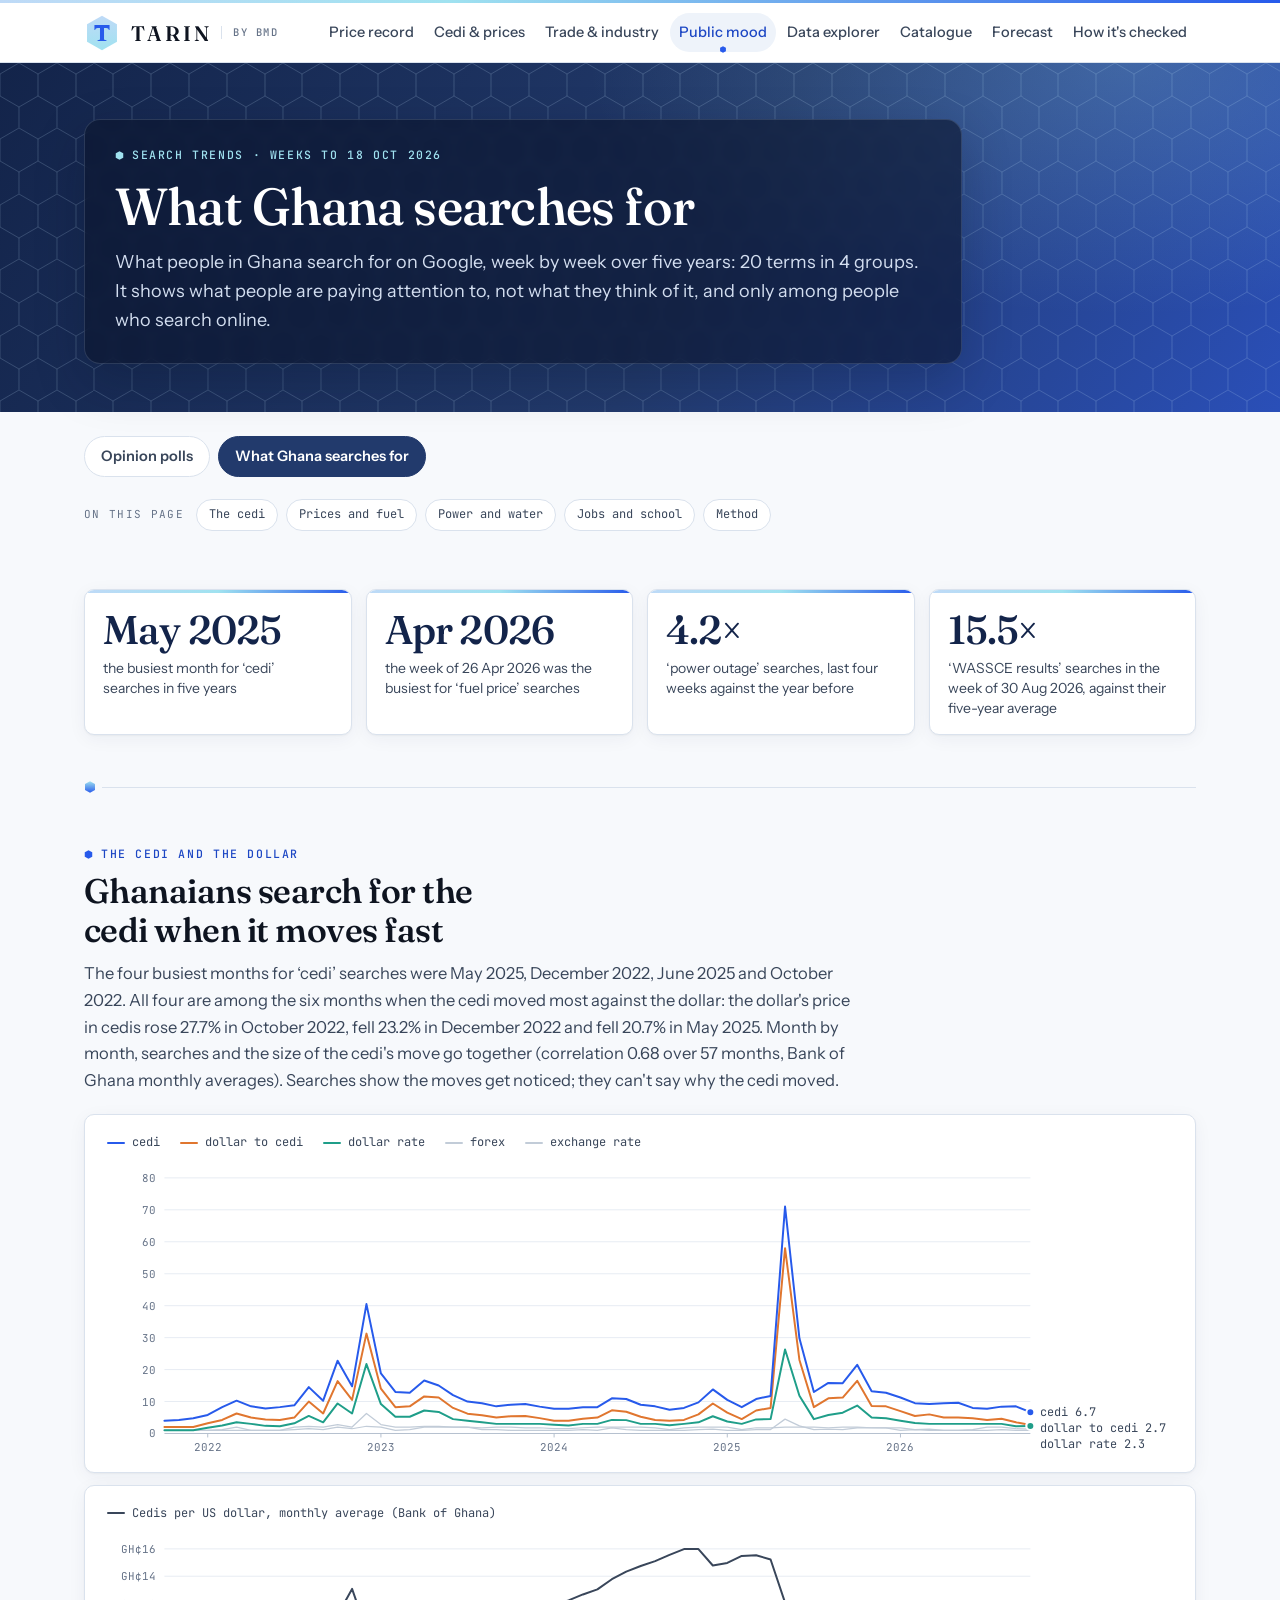
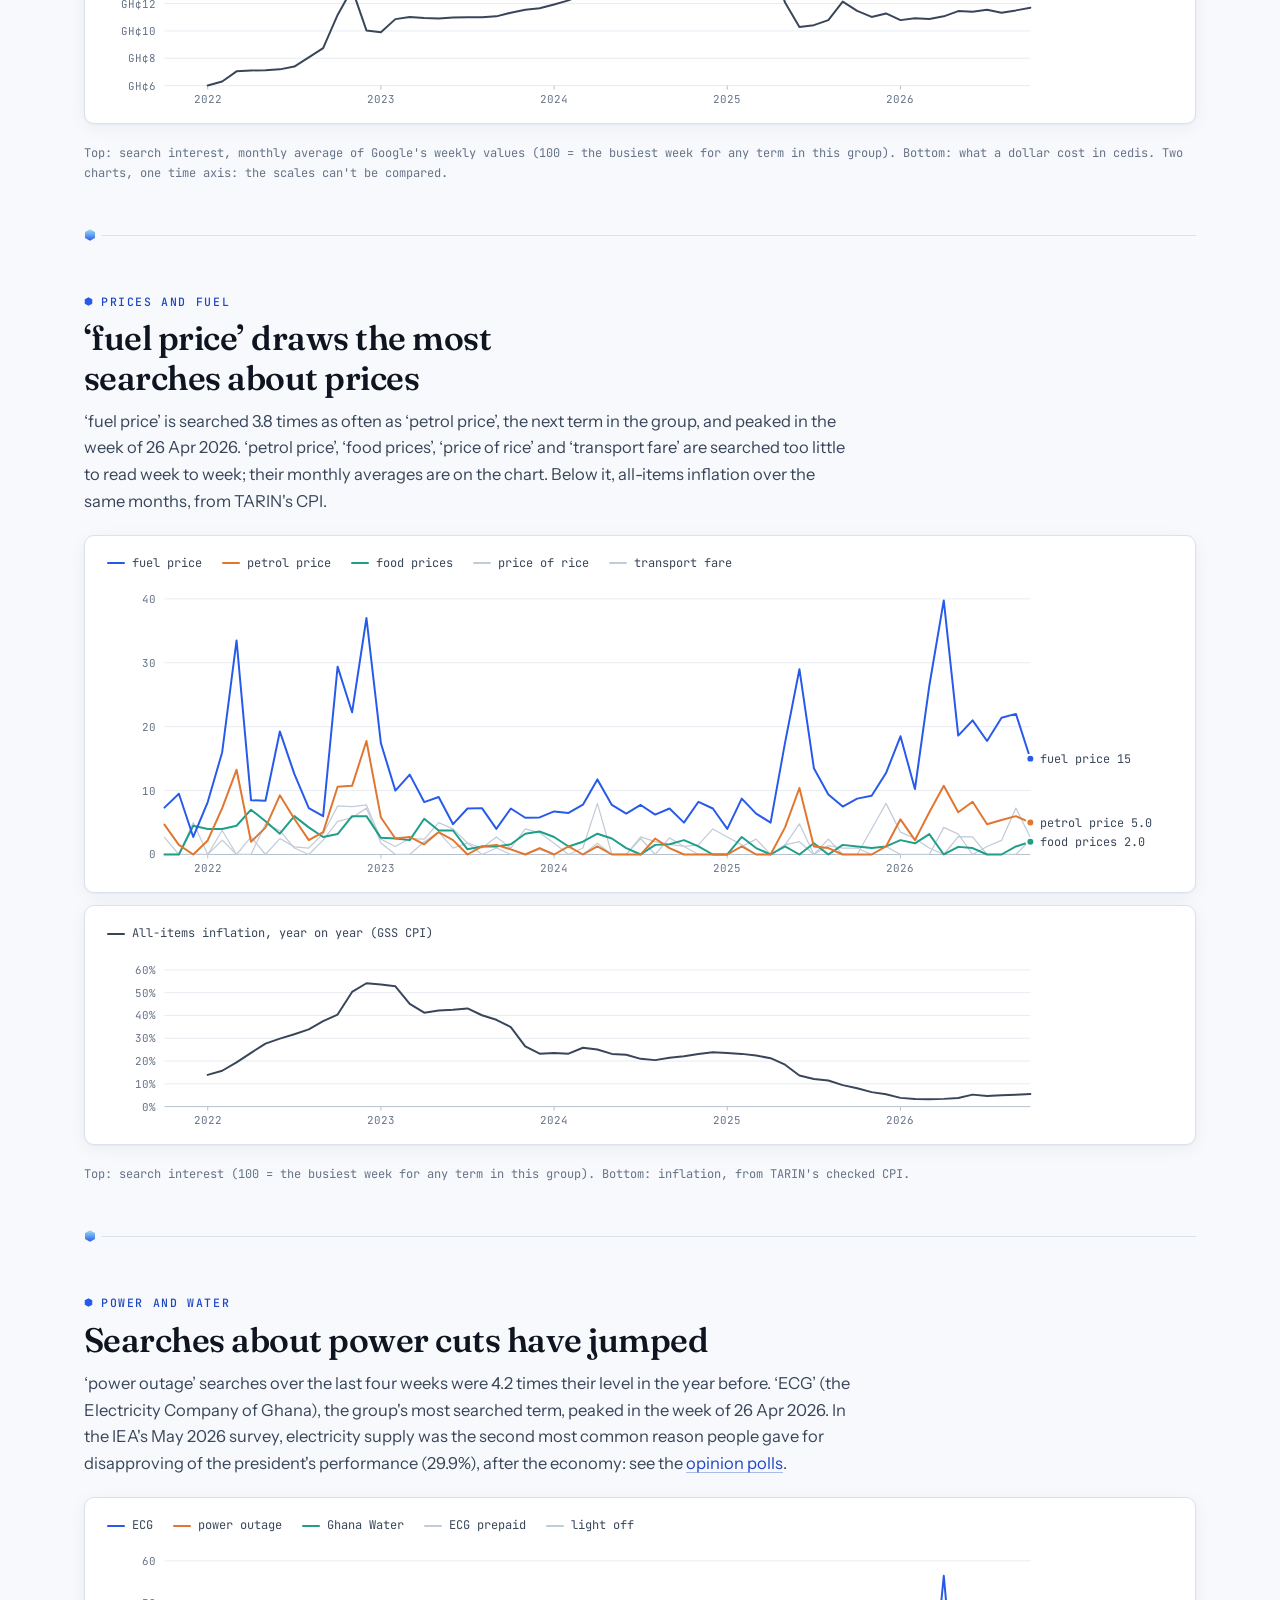
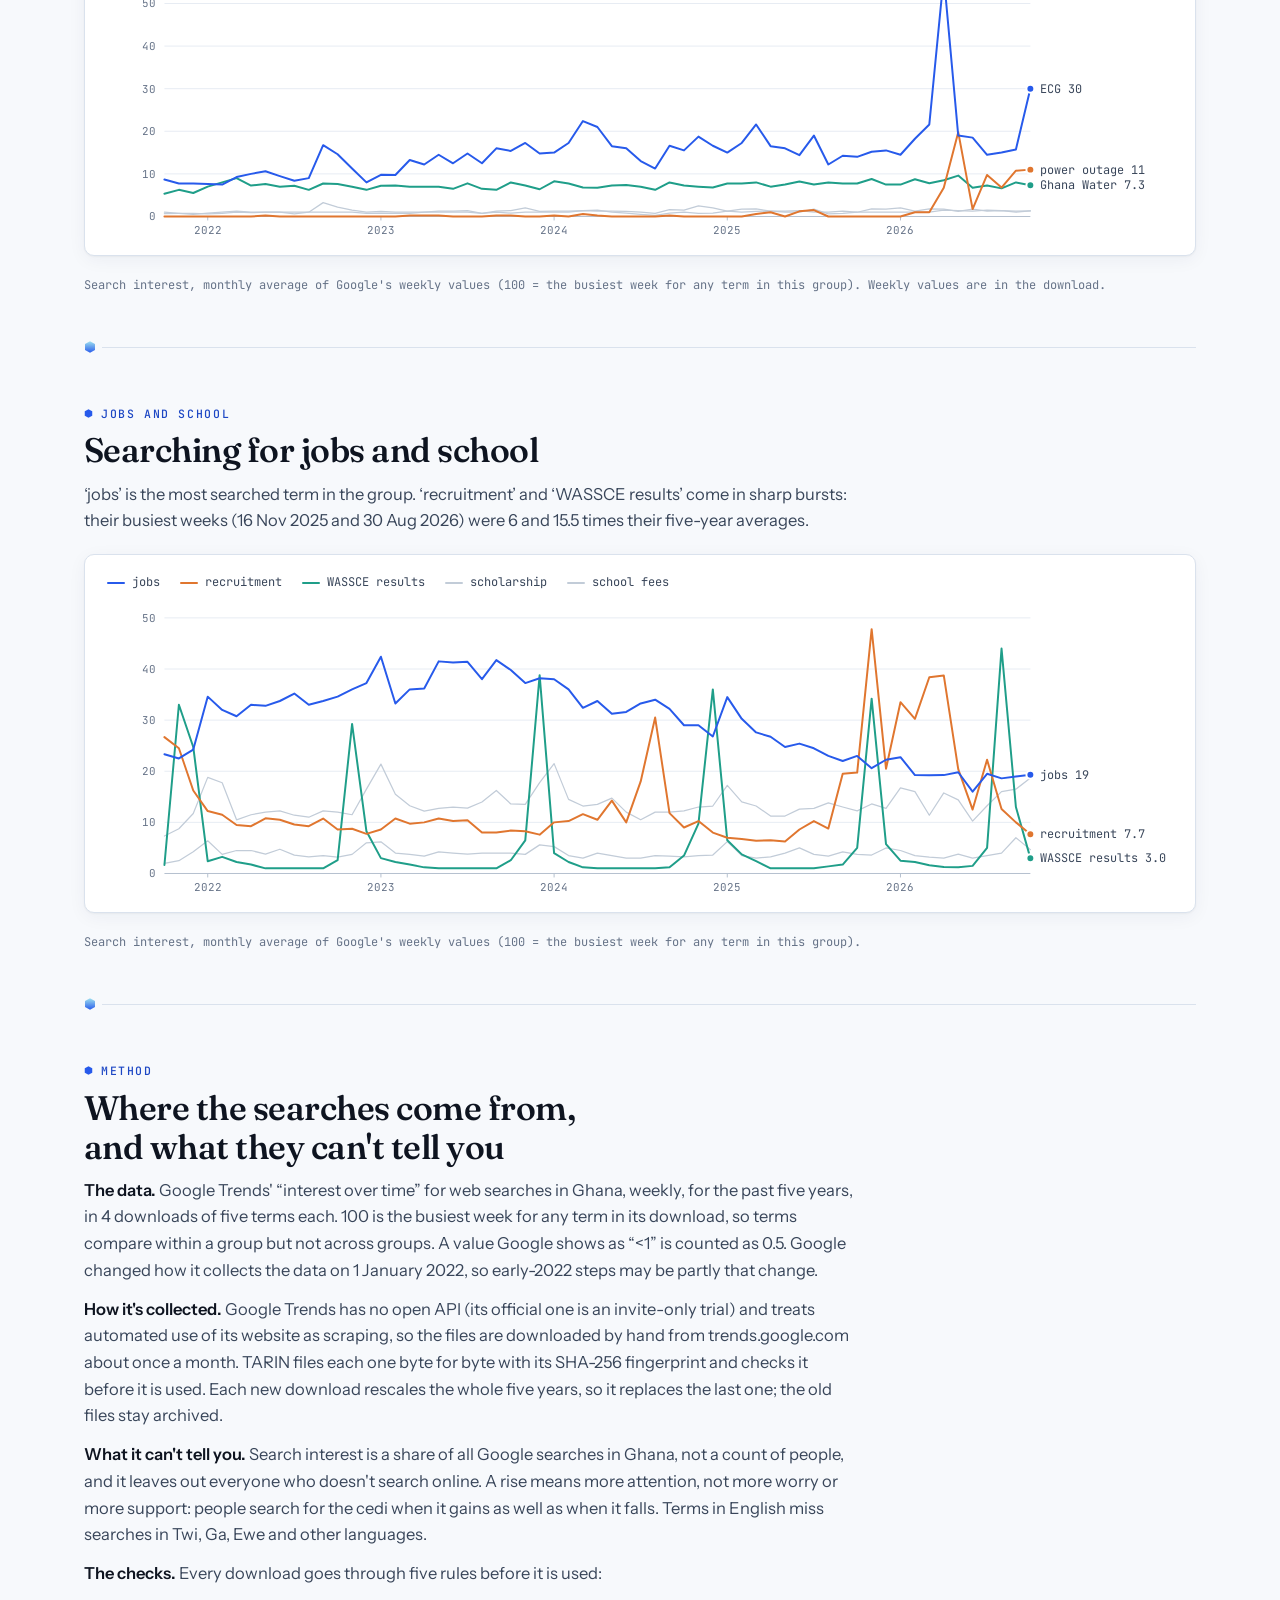
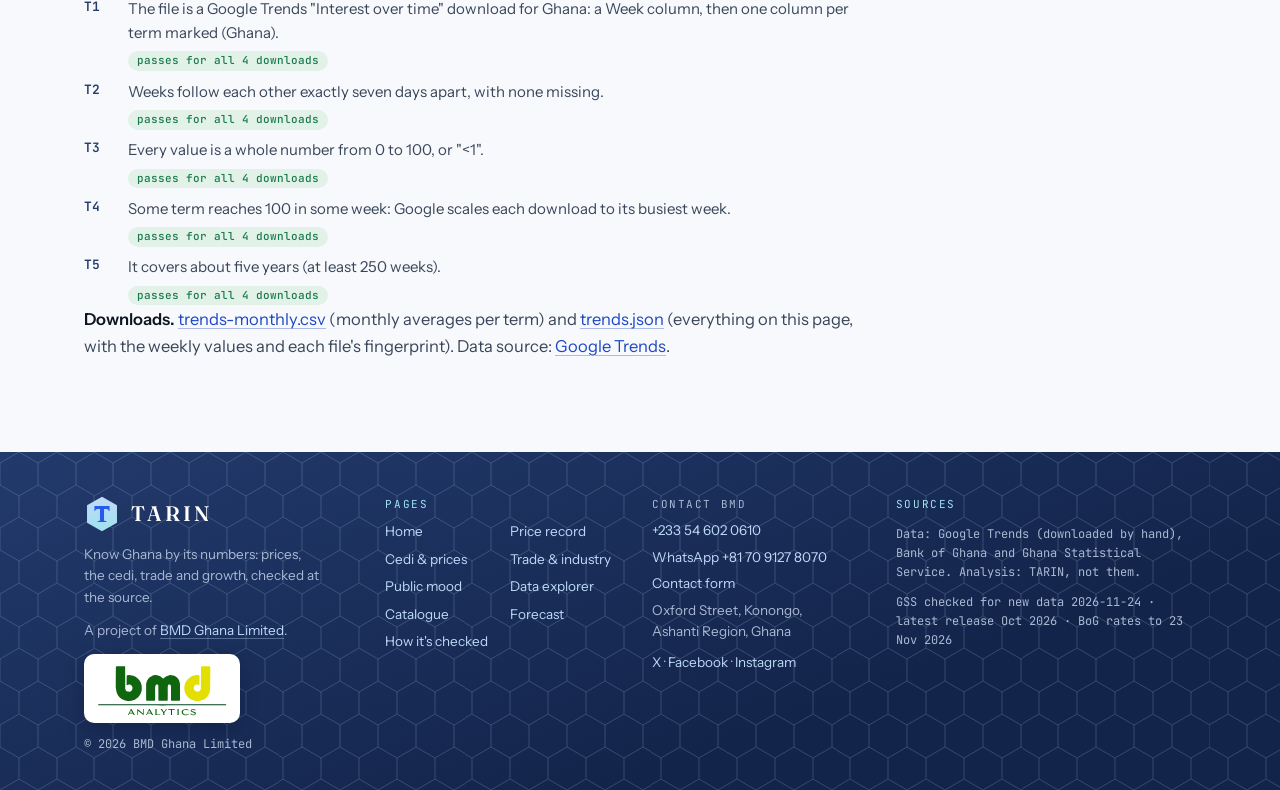
<file: searches/index.html>
<!doctype html>
<html lang="en">
<head>
<meta charset="utf-8">
<meta name="viewport" content="width=device-width, initial-scale=1, viewport-fit=cover">
<meta name="color-scheme" content="light">
<meta name="author" content="BMD Ghana Limited">
<meta name="theme-color" content="#ffffff">
<title>What Ghana searches for · TARIN</title>
<meta name="description" content="What people in Ghana search for on Google, week by week over five years: the cedi, prices and fuel, power and water, jobs and school, beside TARIN's own data.">
<meta property="og:type" content="website">
<meta property="og:site_name" content="TARIN">
<meta property="og:title" content="What Ghana searches for · TARIN">
<meta property="og:description" content="What people in Ghana search for on Google, week by week over five years: the cedi, prices and fuel, power and water, jobs and school, beside TARIN's own data.">
<meta property="og:url" content="https://tarin.bmdghana.com/searches/">
<meta property="og:image" content="https://tarin.bmdghana.com/assets/og.png">
<meta property="og:image:width" content="1200">
<meta property="og:image:height" content="630">
<meta property="og:image:alt" content="TARIN: Know Ghana by its numbers">
<meta name="twitter:card" content="summary_large_image">
<link rel="icon" href="../assets/favicon.svg" type="image/svg+xml">
<link rel="preload" href="../assets/fonts/instrument-sans-latin-wght-normal.woff2" as="font" type="font/woff2" crossorigin>
<link rel="preload" href="../assets/fonts/fraunces-latin-opsz-normal.woff2" as="font" type="font/woff2" crossorigin>
<link rel="stylesheet" href="../assets/tarin.css?v=60d1ac0f77">
<style>
.prose p { color: var(--ink-2); }
.prose p + p { margin-top: 12px; }
.prose b { color: var(--ink); font-weight: 600; }
ul.rules { margin: 10px 0 0; padding: 0; list-style: none; display: grid; gap: 8px; }
ul.rules li { display: grid; grid-template-columns: 34px minmax(0, 1fr); gap: 10px; font-size: 15px; color: var(--ink-2); }
ul.rules li code { font-weight: 600; color: var(--navy); }
ul.rules li .st { display: block; margin-top: 2px; }
.chart.sub { margin-top: -8px; }
</style>
</head>
<body data-root="../" data-page="searches">

<header class="band">
  <div class="wrap">
    <a class="brand" href="../index.html" aria-label="TARIN home, a BMD Ghana project"><img src="../assets/logo.svg" alt=""><span class="word">TARIN</span><span class="by">by BMD</span></a>
    <nav class="main" aria-label="Main">
      <a href="../price-record/index.html">Price record</a>
      <a href="../cedi/index.html">Cedi &amp; prices</a>
      <a href="../trade/index.html">Trade &amp; industry</a>
      <a href="../polls/index.html" aria-current="page">Public mood</a>
      <a href="../explorer/index.html">Data explorer</a>
      <a href="../catalogue/index.html">Catalogue</a>
      <a href="../forecast/index.html">Forecast</a>
      <a href="../checks/index.html">How it's checked</a>
    </nav>
  </div>
</header>

<main class="wrap">
  <div class="page-head">
    <div class="ph-text">
    <span class="eyebrow" data-text="eyebrow">Search trends · weeks to 18 Oct 2026</span>
    <h1>What Ghana searches for</h1>
    <p class="lede" data-text="lede">What people in Ghana search for on Google, week by week over five years: 20 terms in 4 groups. It shows what people are paying attention to, not what they think of it, and only among people who search online.</p>
    </div>
  </div>
  <nav class="subtabs" aria-label="Public mood"><a href="../polls/index.html">Opinion polls</a><a href="index.html" aria-current="page">What Ghana searches for</a></nav>
  <nav class="toc" aria-label="On this page"><span>On this page</span><a href="#cedi">The cedi</a><a href="#prices">Prices and fuel</a><a href="#power">Power and water</a><a href="#jobs">Jobs and school</a><a href="#method">Method</a></nav>

  <section class="block" aria-label="Four things the searches show">
    <div class="tiles">
      <div><span class="v" data-text="tile-0-v">May 2025</span><span class="l" data-text="tile-0-l">the busiest month for ‘cedi’ searches in five years</span></div>
      <div><span class="v" data-text="tile-1-v">Apr 2026</span><span class="l" data-text="tile-1-l">the week of 26 Apr 2026 was the busiest for ‘fuel price’ searches</span></div>
      <div><span class="v" data-text="tile-2-v">4.2×</span><span class="l" data-text="tile-2-l">‘power outage’ searches, last four weeks against the year before</span></div>
      <div><span class="v" data-text="tile-3-v">15.5×</span><span class="l" data-text="tile-3-l">‘WASSCE results’ searches in the week of 30 Aug 2026, against their five-year average</span></div>
    </div>
  </section>

  <section class="block" id="cedi">
    <div class="read">
      <span class="eyebrow">The cedi and the dollar</span>
      <h2 style="margin-top:6px" data-text="cedi-h2">Ghanaians search for the cedi when it moves fast</h2>
      <p style="margin-top:10px;color:var(--ink-2)" data-text="cedi-p">The four busiest months for ‘cedi’ searches were May 2025, December 2022, June 2025 and October 2022. All four are among the six months when the cedi moved most against the dollar: the dollar's price in cedis rose 27.7% in October 2022, fell 23.2% in December 2022 and fell 20.7% in May 2025. Month by month, searches and the size of the cedi's move go together (correlation 0.68 over 57 months, Bank of Ghana monthly averages). Searches show the moves get noticed; they can't say why the cedi moved.</p>
    </div>
    <div class="chart" id="c-cedi"><div class="legend" id="l-cedi"></div></div>
    <div class="chart sub" id="c-cedi-fx"><div class="legend"><span><i class="key-line" style="background:var(--ink-2)"></i>Cedis per US dollar, monthly average (Bank of Ghana)</span></div></div>
    <p class="caption">Top: search interest, monthly average of Google's weekly values (100 = the busiest week for any term in this group). Bottom: what a dollar cost in cedis. Two charts, one time axis: the scales can't be compared.</p>
  </section>

  <section class="block" id="prices">
    <div class="read">
      <span class="eyebrow">Prices and fuel</span>
      <h2 style="margin-top:6px" data-text="prices-h2">‘fuel price’ draws the most searches about prices</h2>
      <p style="margin-top:10px;color:var(--ink-2)" data-text="prices-p">‘fuel price’ is searched 3.8 times as often as ‘petrol price’, the next term in the group, and peaked in the week of 26 Apr 2026. ‘petrol price’, ‘food prices’, ‘price of rice’ and ‘transport fare’ are searched too little to read week to week; their monthly averages are on the chart. Below it, all-items inflation over the same months, from TARIN's CPI.</p>
    </div>
    <div class="chart" id="c-prices"><div class="legend" id="l-prices"></div></div>
    <div class="chart sub" id="c-prices-cpi"><div class="legend"><span><i class="key-line" style="background:var(--ink-2)"></i>All-items inflation, year on year (GSS CPI)</span></div></div>
    <p class="caption">Top: search interest (100 = the busiest week for any term in this group). Bottom: inflation, from TARIN's checked CPI.</p>
  </section>

  <section class="block" id="power">
    <div class="read">
      <span class="eyebrow">Power and water</span>
      <h2 style="margin-top:6px" data-text="power-h2">Searches about power cuts have jumped</h2>
      <p style="margin-top:10px;color:var(--ink-2)" data-text="power-p">‘power outage’ searches over the last four weeks were 4.2 times their level in the year before. ‘ECG’ (the Electricity Company of Ghana), the group's most searched term, peaked in the week of 26 Apr 2026. In the IEA's May 2026 survey, electricity supply was the second most common reason people gave for disapproving of the president's performance (29.9%), after the economy: see the <a href="../polls/index.html">opinion polls</a>.</p>
    </div>
    <div class="chart" id="c-power"><div class="legend" id="l-power"></div></div>
    <p class="caption">Search interest, monthly average of Google's weekly values (100 = the busiest week for any term in this group). Weekly values are in the download.</p>
  </section>

  <section class="block" id="jobs">
    <div class="read">
      <span class="eyebrow">Jobs and school</span>
      <h2 style="margin-top:6px" data-text="jobs-h2">Searching for jobs and school</h2>
      <p style="margin-top:10px;color:var(--ink-2)" data-text="jobs-p">‘jobs’ is the most searched term in the group. ‘recruitment’ and ‘WASSCE results’ come in sharp bursts: their busiest weeks (16 Nov 2025 and 30 Aug 2026) were 6 and 15.5 times their five-year averages.</p>
    </div>
    <div class="chart" id="c-jobs"><div class="legend" id="l-jobs"></div></div>
    <p class="caption">Search interest, monthly average of Google's weekly values (100 = the busiest week for any term in this group).</p>
  </section>

  <section class="block" id="method">
    <div class="read prose">
      <span class="eyebrow">Method</span>
      <h2 style="margin-top:6px">Where the searches come from, and what they can't tell you</h2>
      <p style="margin-top:10px" data-text="m-data"><b>The data.</b> Google Trends' “interest over time” for web searches in Ghana, weekly, for the past five years, in 4 downloads of five terms each. 100 is the busiest week for any term in its download, so terms compare within a group but not across groups. A value Google shows as “&lt;1” is counted as 0.5. Google changed how it collects the data on 1 January 2022, so early-2022 steps may be partly that change.</p>
      <p data-text="m-how"><b>How it's collected.</b> Google Trends has no open API (its official one is an invite-only trial) and treats automated use of its website as scraping, so the files are downloaded by hand from trends.google.com about once a month. TARIN files each one byte for byte with its SHA-256 fingerprint and checks it before it is used. Each new download rescales the whole five years, so it replaces the last one; the old files stay archived.</p>
      <p><b>What it can't tell you.</b> Search interest is a share of all Google searches in Ghana, not a count of people, and it leaves out everyone who doesn't search online. A rise means more attention, not more worry or more support: people search for the cedi when it gains as well as when it falls. Terms in English miss searches in Twi, Ga, Ewe and other languages.</p>
      <p><b>The checks.</b> Every download goes through five rules before it is used:</p>
      <ul class="rules" id="t-rules"></ul>
      <p><b>Downloads.</b> <a href="../data/csv/trends-monthly.csv" download>trends-monthly.csv</a> (monthly averages per term) and <a href="../data/trends.json" download>trends.json</a> (everything on this page, with the weekly values and each file's fingerprint). Data source: <a href="https://trends.google.com/trends/">Google Trends</a>.</p>
    </div>
  </section>
</main>

<footer class="site">
  <div class="wrap">
    <div class="f-brand">
      <a class="brand" href="../index.html" aria-label="TARIN home"><img src="../assets/logo.svg" alt=""><span class="word">TARIN</span></a>
      <p>Know Ghana by its numbers: prices, the cedi, trade and growth, checked at the source.</p>
      <p>A project of <a href="https://bmdghana.com/">BMD Ghana Limited</a>.</p>
      <a class="f-bmd" href="https://bmdghana.com/" aria-label="BMD Analytics, bmdghana.com"><img src="../assets/bmd-analytics.svg" alt="BMD Analytics" width="132" height="55"></a>
      <p class="f-copy">© 2026 BMD Ghana Limited</p>
    </div>
    <nav class="f-nav" aria-label="Pages">
      <span class="f-label">Pages</span>
      <a href="../index.html">Home</a>
      <a href="../price-record/index.html">Price record</a>
      <a href="../cedi/index.html">Cedi &amp; prices</a>
      <a href="../trade/index.html">Trade &amp; industry</a>
      <a href="../polls/index.html">Public mood</a>
      <a href="../explorer/index.html">Data explorer</a>
      <a href="../catalogue/index.html">Catalogue</a>
      <a href="../forecast/index.html">Forecast</a>
      <a href="../checks/index.html">How it's checked</a>
    </nav>
    <div class="f-contact">
      <span class="f-label">Contact BMD</span>
      <a href="tel:+233546020610">+233 54 602 0610</a>
      <a href="https://wa.me/817091278070" rel="noopener">WhatsApp +81 70 9127 8070</a>
      <a href="https://bmdghana.com/contact" rel="noopener">Contact form</a>
      <span>Oxford Street, Konongo,<br>Ashanti Region, Ghana</span>
      <span class="f-social"><a href="https://x.com/BMDGhana" rel="noopener">X</a> · <a href="https://www.facebook.com/bmdghana/" rel="noopener">Facebook</a> · <a href="https://www.instagram.com/bmdghana/" rel="noopener">Instagram</a></span>
    </div>
    <div class="f-meta">
      <span class="f-label">Sources</span>
      <span>Data: Google Trends (downloaded by hand), Bank of Ghana and Ghana Statistical Service. Analysis: TARIN, not them.</span>
      <span id="site-status" hidden></span>
    </div>
  </div>
</footer>

<script src="../assets/tarin.js?v=3985f6f001"></script>
<script>
(function () {
  "use strict";
  var T = window.TARIN;
  var COLORS = ["var(--s1)", "var(--s2)", "var(--s3)"];
  function esc(t) { return String(t).replace(/&/g, "&amp;").replace(/</g, "&lt;"); }
  T.json("data/trends.json").then(function (D) {
    if (D.text) Object.keys(D.text).forEach(function (k) {
      var el = document.querySelector('[data-text="' + k + '"]'); if (el) el.innerHTML = D.text[k];
    });
    var G = {}; D.groups.forEach(function (g) { G[g.key] = g; });
    var labels = null;
    function draw(key) {
      var g = G[key]; if (!g) return;
      var host = document.getElementById("c-" + key);
      var W0 = T.plotWidth(host), MR = W0 < 560 ? 16 : 150, ML = 64;
      var L = g.terms[0].monthly.map(function (r) { return r[0]; });
      if (key === "cedi") labels = L;
      var ranked = g.terms.slice().sort(function (a, b) { return b.mean - a.mean; });
      var hl = (D.extras && D.extras.highlight && D.extras.highlight[key]) || ranked.slice(0, 3).map(function (t) { return t.term; });
      var col = {}; ranked.forEach(function (t) { var i = hl.indexOf(t.term); col[t.term] = i >= 0 && i < 3 ? COLORS[i] : null; });
      ranked.sort(function (a, b) { var ia = hl.indexOf(a.term), ib = hl.indexOf(b.term); return (ia < 0 ? 9 : ia) - (ib < 0 ? 9 : ib) || b.mean - a.mean; });
      var series = ranked.slice().reverse().map(function (t) {
        var c = col[t.term];
        return { values: t.monthly.map(function (r) { return r[1]; }), color: c || "var(--quiet-line)", quiet: !c,
                 name: t.term, endName: c && W0 >= 560 ? t.term : null, width: c ? 2 : 1.25 };
      });
      document.getElementById("l-" + key).innerHTML = ranked.map(function (t) {
        return "<span><i class='key-line' style='background:" + (col[t.term] || "var(--quiet-line)") + "'></i>" + esc(t.term) + "</span>";
      }).join("");
      T.lineChart(host, {
        labels: L, height: W0 < 560 ? 240 : 300, zero: true, endLabels: W0 >= 560, series: series, margin: { l: ML, r: MR },
        fmt: function (v) { return T.fmt(v, v < 10 ? 1 : 0); },
        yFmt: function (v) { return T.fmt(v, 0); },
        aria: "Google search interest in Ghana, " + g.name + ", monthly, " + T.monthLabel(L[0]) + " to " + T.monthLabel(L[L.length - 1]),
        tipRows: function (i) {
          return ranked.map(function (t) {
            return { color: col[t.term] || "var(--quiet-line)", name: t.term, value: T.fmt(t.monthly[i][1], t.monthly[i][1] < 10 ? 1 : 0) };
          });
        }
      });
      var extra = key === "cedi" ? { id: "c-cedi-fx", data: D.tarin.fx, name: "Cedis per dollar", fmt: function (v) { return "GH¢" + T.fmt(v, 2); }, yFmt: function (v) { return "GH¢" + T.fmt(v, 0); } }
                : key === "prices" ? { id: "c-prices-cpi", data: D.tarin.cpi, name: "Inflation", fmt: function (v) { return T.fmt(v, 1) + "%"; } } : null;
      if (extra && extra.data.length) {
        var m = {}; extra.data.forEach(function (r) { m[r[0]] = r[1]; });
        T.lineChart(document.getElementById(extra.id), {
          labels: L, height: 180, margin: { l: ML, r: MR }, series: [{ values: L.map(function (p) { return m[p] == null ? null : m[p]; }), color: "var(--ink-2)", name: extra.name }],
          fmt: extra.fmt, yFmt: extra.yFmt || function (v) { return T.fmt(v, 0) + "%"; }, unit: "",
          aria: extra.name + ", monthly, over the same months"
        });
      }
    }
    function all() { ["cedi", "prices", "power", "jobs"].forEach(draw); }
    all(); T.onResize(all);
    document.getElementById("t-rules").innerHTML = Object.keys(D.rules).map(function (k) {
      return "<li><code>" + k + "</code><span>" + esc(D.rules[k]) + "<span class='st'><span class='pill ok'>passes for all " +
        D.groups.length + " downloads</span></span></span></li>";
    }).join("");
  }).catch(function (e) { T.fail(document.getElementById("c-cedi"), e); });
})();
</script>
</body>
</html>
</file>
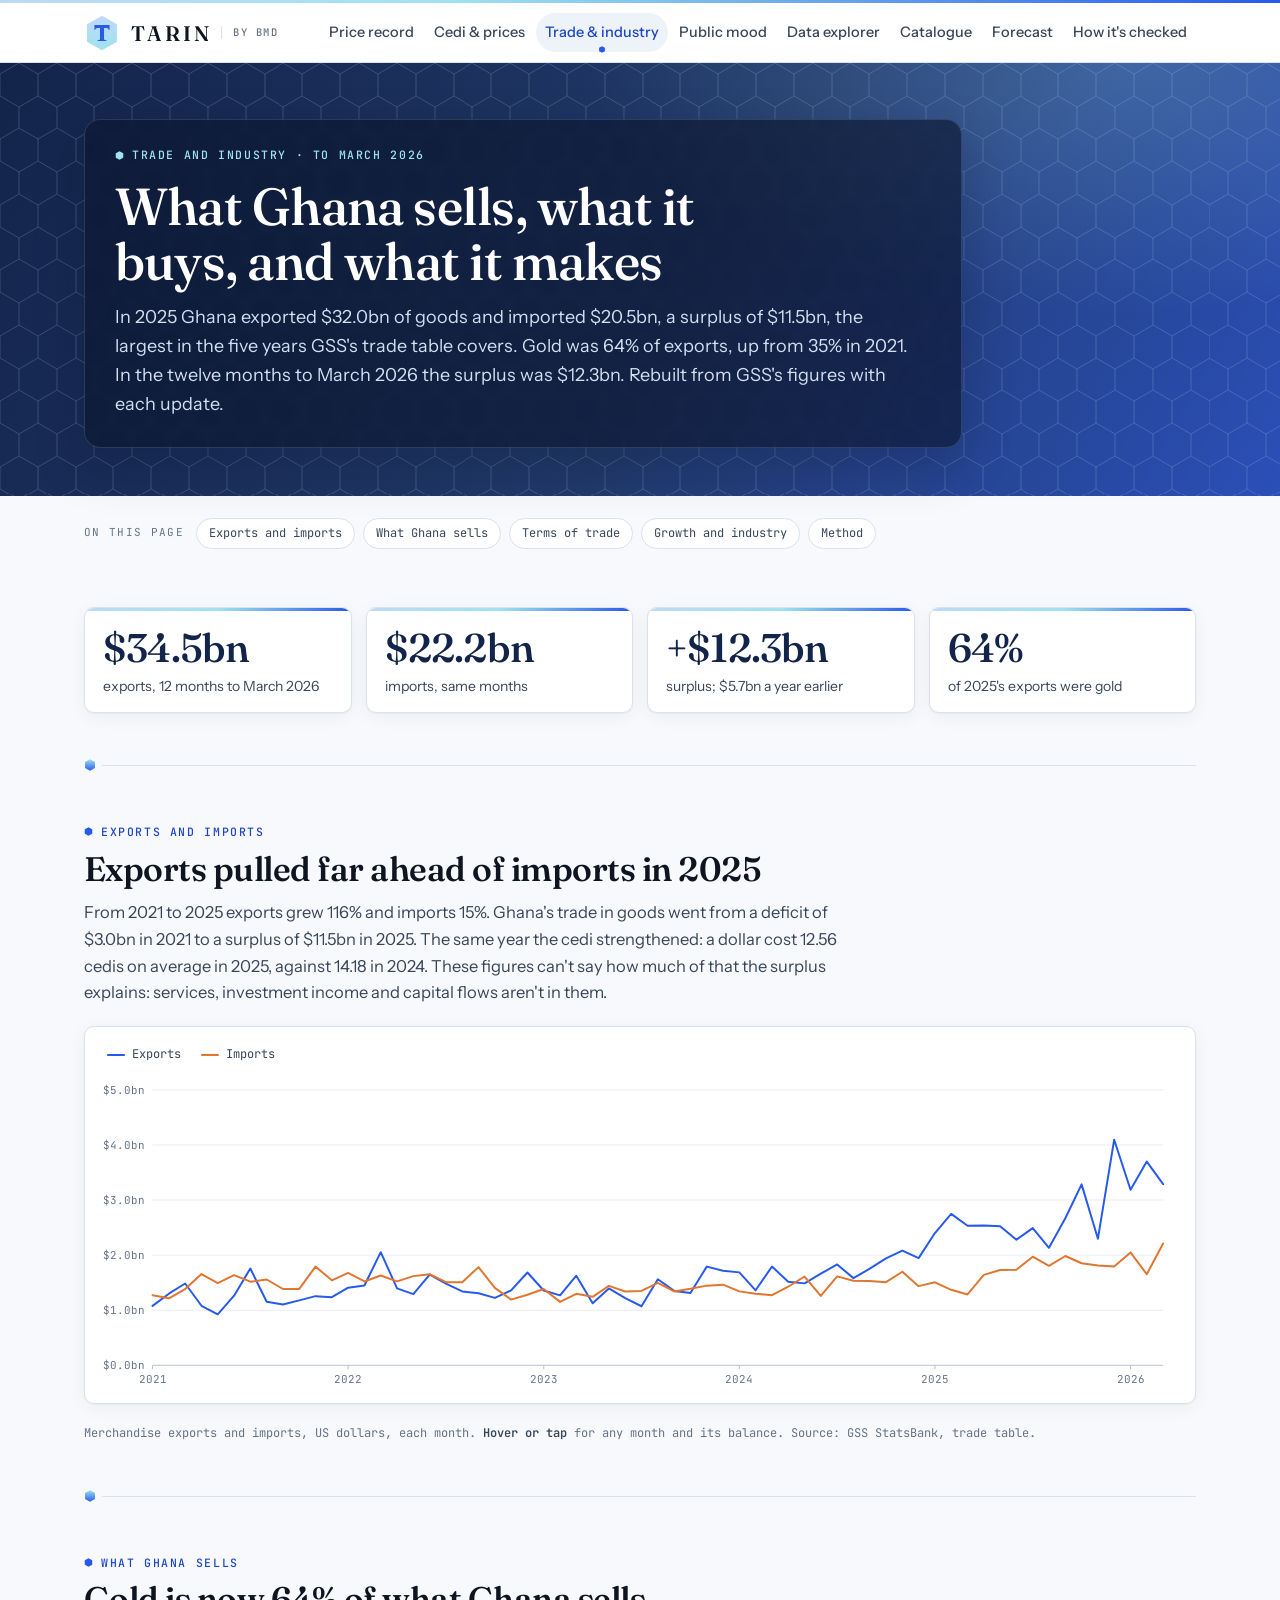
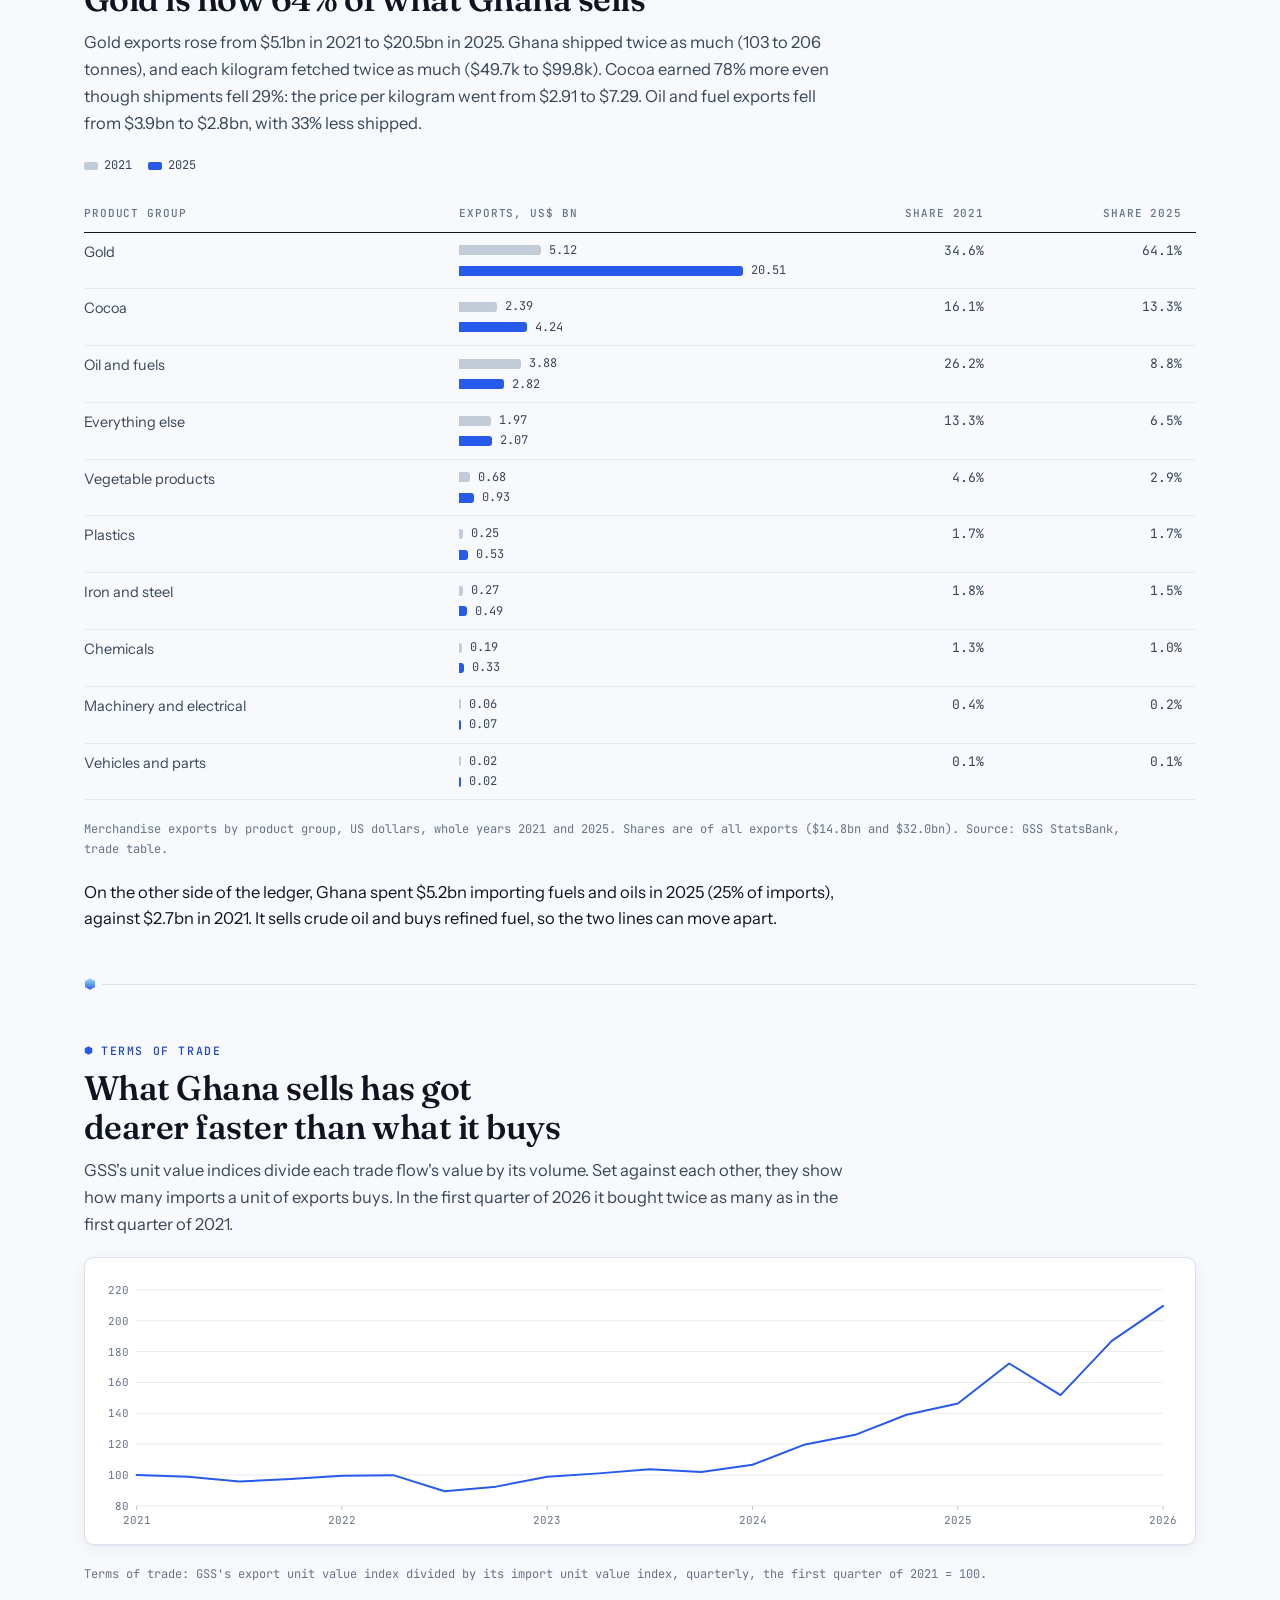
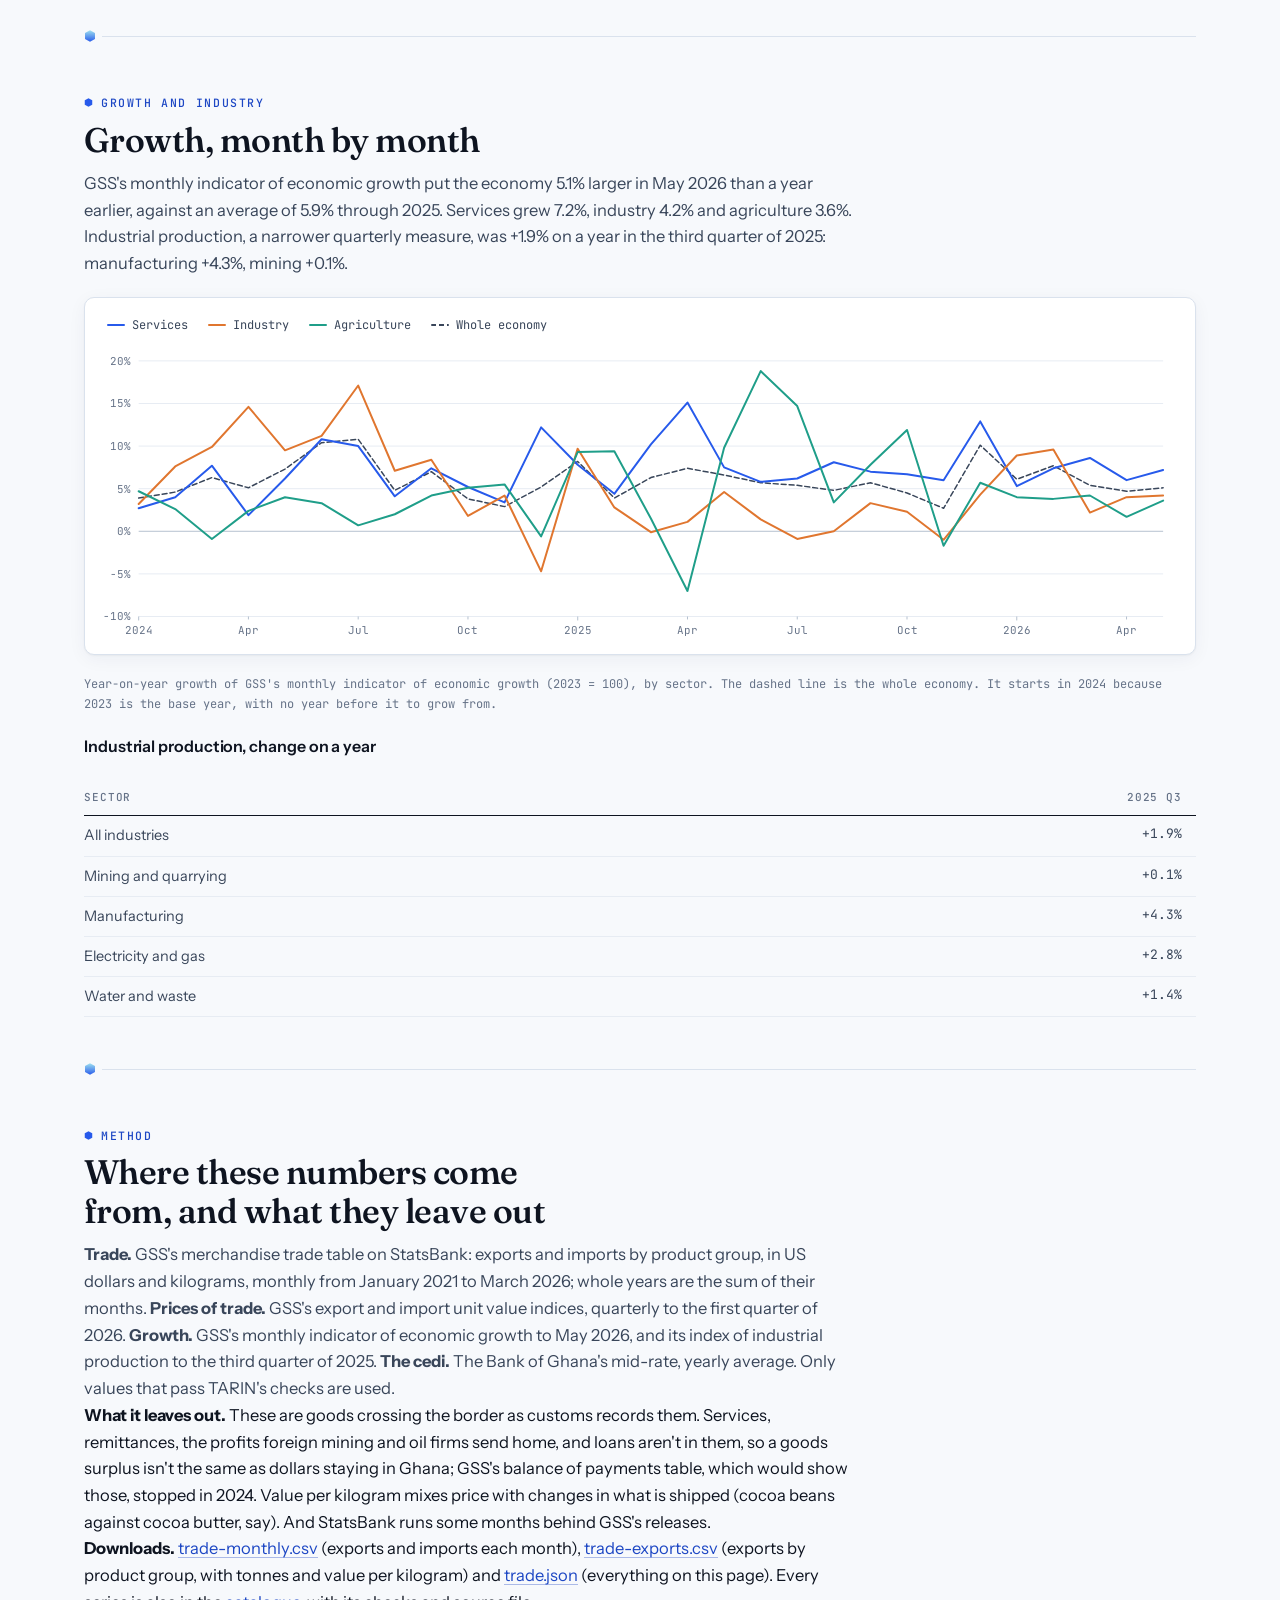
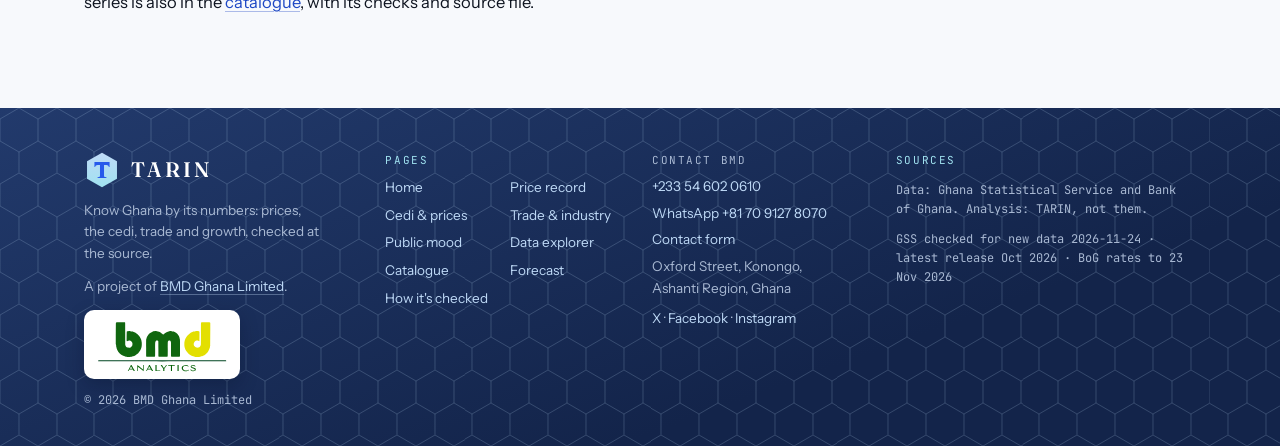
<file: trade/index.html>
<!doctype html>
<html lang="en">
<head>
<meta charset="utf-8">
<meta name="viewport" content="width=device-width, initial-scale=1, viewport-fit=cover">
<meta name="color-scheme" content="light">
<meta name="author" content="BMD Ghana Limited">
<meta name="theme-color" content="#ffffff">
<title>Trade and industry · TARIN</title>
<meta name="description" content="What Ghana sells and buys, how much of it is gold, what its exports buy, and how fast the economy and its industry are growing. Rebuilt from GSS and Bank of Ghana data with each update.">
<meta property="og:type" content="website">
<meta property="og:site_name" content="TARIN">
<meta property="og:title" content="Trade and industry · TARIN">
<meta property="og:description" content="What Ghana sells and buys, how much of it is gold, what its exports buy, and how fast the economy and its industry are growing. Rebuilt from GSS and Bank of Ghana data with each update.">
<meta property="og:url" content="https://tarin.bmdghana.com/trade/">
<meta property="og:image" content="https://tarin.bmdghana.com/assets/og.png">
<meta property="og:image:width" content="1200">
<meta property="og:image:height" content="630">
<meta property="og:image:alt" content="TARIN: Know Ghana by its numbers">
<meta name="twitter:card" content="summary_large_image">
<link rel="icon" href="../assets/favicon.svg" type="image/svg+xml">
<link rel="preload" href="../assets/fonts/instrument-sans-latin-wght-normal.woff2" as="font" type="font/woff2" crossorigin>
<link rel="preload" href="../assets/fonts/fraunces-latin-opsz-normal.woff2" as="font" type="font/woff2" crossorigin>
<link rel="stylesheet" href="../assets/tarin.css?v=60d1ac0f77">
<style>
.bar-cell { min-width: 160px; }
.bar { display: flex; align-items: center; gap: 8px; }
.bar i { display: block; height: 10px; border-radius: 0 3px 3px 0; background: var(--s1); min-width: 2px; }
.bar i.old { background: var(--quiet-line); }
.bar span { font-family: var(--f-mono); font-size: 12px; color: var(--ink-2); white-space: nowrap; }
.bars-key { display: flex; gap: 16px; font-family: var(--f-mono); font-size: 12px; color: var(--ink-2); }
.bars-key i { display: inline-block; width: 14px; height: 8px; border-radius: 2px; margin-right: 6px; vertical-align: middle; }
@media (max-width: 760px) {
}
</style>
</head>
<body data-root="../" data-page="trade">

<header class="band">
  <div class="wrap">
    <a class="brand" href="../index.html" aria-label="TARIN home, a BMD Ghana project"><img src="../assets/logo.svg" alt=""><span class="word">TARIN</span><span class="by">by BMD</span></a>
    <nav class="main" aria-label="Main">
      <a href="../price-record/index.html">Price record</a>
      <a href="../cedi/index.html">Cedi &amp; prices</a>
      <a href="index.html" aria-current="page">Trade &amp; industry</a>
      <a href="../polls/index.html">Public mood</a>
      <a href="../explorer/index.html">Data explorer</a>
      <a href="../catalogue/index.html">Catalogue</a>
      <a href="../forecast/index.html">Forecast</a>
      <a href="../checks/index.html">How it's checked</a>
    </nav>
  </div>
</header>

<main class="wrap">
  <div class="page-head">
    <div class="ph-text">
    <span class="eyebrow" id="t-eyebrow">Trade and industry</span>
    <h1>What Ghana sells, what it buys, and what it makes</h1>
    <p class="lede" data-text="lede">In 2025 Ghana exported $32.0bn of goods and imported $20.5bn, a surplus of $11.5bn, the largest in the five years GSS's trade table covers. Gold was 64% of exports, up from 35% in 2021. In the twelve months to March 2026 the surplus was $12.3bn. Rebuilt from GSS's figures with each update.</p>
    </div>
  </div>
  <nav class="toc" aria-label="On this page"><span>On this page</span><a href="#flows">Exports and imports</a><a href="#sells">What Ghana sells</a><a href="#tot">Terms of trade</a><a href="#growth">Growth and industry</a><a href="#method">Method</a></nav>

  <section class="block" aria-label="The year in four numbers">
    <div class="tiles">
      <div><span class="v" data-text="k-ex">$34.5bn</span><span class="l" data-text="k-ex-l">exports, 12 months to March 2026</span></div>
      <div><span class="v" data-text="k-im">$22.2bn</span><span class="l" data-text="k-im-l">imports, same months</span></div>
      <div><span class="v" data-text="k-bal">+$12.3bn</span><span class="l" data-text="k-bal-l">surplus; $5.7bn a year earlier</span></div>
      <div><span class="v" data-text="k-gold">64%</span><span class="l" data-text="k-gold-l">of 2025's exports were gold</span></div>
    </div>
  </section>

  <section class="block" id="flows">
    <div class="read">
      <span class="eyebrow">Exports and imports</span>
      <h2 style="margin:6px 0 10px" data-text="t1-h2">Exports pulled far ahead of imports in 2025</h2>
      <p data-text="t1-p">From 2021 to 2025 exports grew 116% and imports 15%. Ghana's trade in goods went from a deficit of $3.0bn in 2021 to a surplus of $11.5bn in 2025. The same year the cedi strengthened: a dollar cost 12.56 cedis on average in 2025, against 14.18 in 2024. These figures can't say how much of that the surplus explains: services, investment income and capital flows aren't in them.</p>
    </div>
    <div class="chart" id="c-trade">
      <div class="legend">
        <span><i class="key-line" style="background:var(--s1)"></i>Exports</span>
        <span><i class="key-line" style="background:var(--s2)"></i>Imports</span>
      </div>
    </div>
    <p class="caption">Merchandise exports and imports, US dollars, each month. <b>Hover or tap</b> for any month and its balance. Source: GSS StatsBank, trade table.</p>
  </section>

  <section class="block" id="sells">
    <div class="read">
      <span class="eyebrow">What Ghana sells</span>
      <h2 style="margin:6px 0 10px" data-text="t2-h2">Gold is now 64% of what Ghana sells</h2>
      <p data-text="t2-p">Gold exports rose from $5.1bn in 2021 to $20.5bn in 2025. Ghana shipped twice as much (103 to 206 tonnes), and each kilogram fetched twice as much ($49.7k to $99.8k). Cocoa earned 78% more even though shipments fell 29%: the price per kilogram went from $2.91 to $7.29. Oil and fuel exports fell from $3.9bn to $2.8bn, with 33% less shipped.</p>
    </div>
    <div class="bars-key" id="bars-key"></div>
    <div class="tbl-wrap"><table class="data stack" id="t-ex"></table></div>
    <p class="caption" data-text="t2-cap">Merchandise exports by product group, US dollars, whole years 2021 and 2025. Shares are of all exports ($14.8bn and $32.0bn). Source: GSS StatsBank, trade table.</p>
    <div class="read prose"><p data-text="t2-p2">On the other side of the ledger, Ghana spent $5.2bn importing fuels and oils in 2025 (25% of imports), against $2.7bn in 2021. It sells crude oil and buys refined fuel, so the two lines can move apart.</p></div>
  </section>

  <section class="block" id="tot">
    <div class="read">
      <span class="eyebrow">Terms of trade</span>
      <h2 style="margin:6px 0 10px" data-text="t3-h2">What Ghana sells has got dearer faster than what it buys</h2>
      <p data-text="t3-p">GSS's unit value indices divide each trade flow's value by its volume. Set against each other, they show how many imports a unit of exports buys. In the first quarter of 2026 it bought twice as many as in the first quarter of 2021.</p>
    </div>
    <div class="chart" id="c-tot"></div>
    <p class="caption" data-text="t3-cap">Terms of trade: GSS's export unit value index divided by its import unit value index, quarterly, the first quarter of 2021 = 100.</p>
  </section>

  <section class="block" id="growth">
    <div class="read">
      <span class="eyebrow">Growth and industry</span>
      <h2 style="margin:6px 0 10px" data-text="t4-h2">Growth, month by month</h2>
      <p data-text="t4-p">GSS's monthly indicator of economic growth put the economy 5.1% larger in May 2026 than a year earlier, against an average of 5.9% through 2025. Services grew 7.2%, industry 4.2% and agriculture 3.6%. Industrial production, a narrower quarterly measure, was +1.9% on a year in the third quarter of 2025: manufacturing +4.3%, mining +0.1%.</p>
    </div>
    <div class="chart" id="c-growth">
      <div class="legend">
        <span><i class="key-line" style="background:var(--s1)"></i>Services</span>
        <span><i class="key-line" style="background:var(--s2)"></i>Industry</span>
        <span><i class="key-line" style="background:var(--s3)"></i>Agriculture</span>
        <span><i class="key-line" style="background:repeating-linear-gradient(90deg,var(--ink-2) 0 5px,transparent 5px 8px)"></i>Whole economy</span>
      </div>
    </div>
    <p class="caption" data-text="t4-cap">Year-on-year growth of GSS's monthly indicator of economic growth (2023 = 100), by sector. The dashed line is the whole economy. It starts in 2024 because 2023 is the base year, with no year before it to grow from.</p>
    <h3 style="font-size:16px">Industrial production, change on a year</h3>
    <div class="tbl-wrap"><table class="data" id="t-iip"></table></div>
  </section>

  <section class="block" id="method">
    <div class="read prose">
      <span class="eyebrow">Method</span>
      <h2 style="margin:6px 0 10px">Where these numbers come from, and what they leave out</h2>
      <p data-text="m-data"><b>Trade.</b> GSS's merchandise trade table on StatsBank: exports and imports by product group, in US dollars and kilograms, monthly from January 2021 to March 2026; whole years are the sum of their months. <b>Prices of trade.</b> GSS's export and import unit value indices, quarterly to the first quarter of 2026. <b>Growth.</b> GSS's monthly indicator of economic growth to May 2026, and its index of industrial production to the third quarter of 2025. <b>The cedi.</b> The Bank of Ghana's mid-rate, yearly average. Only values that pass TARIN's checks are used.</p>
      <p data-text="m-limits"><b>What it leaves out.</b> These are goods crossing the border as customs records them. Services, remittances, the profits foreign mining and oil firms send home, and loans aren't in them, so a goods surplus isn't the same as dollars staying in Ghana; GSS's balance of payments table, which would show those, stopped in 2024. Value per kilogram mixes price with changes in what is shipped (cocoa beans against cocoa butter, say). And StatsBank runs some months behind GSS's releases.</p>
      <p><b>Downloads.</b> <a href="../data/csv/trade-monthly.csv" download>trade-monthly.csv</a> (exports and imports each month), <a href="../data/csv/trade-exports.csv" download>trade-exports.csv</a> (exports by product group, with tonnes and value per kilogram) and <a href="../data/trade.json" download>trade.json</a> (everything on this page). Every series is also in the <a href="../catalogue/index.html#trade.value-in-us-dollars-export-all-products.m~trade.value-in-us-dollars-import-all-products.m">catalogue</a>, with its checks and source file.</p>
    </div>
  </section>
</main>

<footer class="site">
  <div class="wrap">
    <div class="f-brand">
      <a class="brand" href="../index.html" aria-label="TARIN home"><img src="../assets/logo.svg" alt=""><span class="word">TARIN</span></a>
      <p>Know Ghana by its numbers: prices, the cedi, trade and growth, checked at the source.</p>
      <p>A project of <a href="https://bmdghana.com/">BMD Ghana Limited</a>.</p>
      <a class="f-bmd" href="https://bmdghana.com/" aria-label="BMD Analytics, bmdghana.com"><img src="../assets/bmd-analytics.svg" alt="BMD Analytics" width="132" height="55"></a>
      <p class="f-copy">© 2026 BMD Ghana Limited</p>
    </div>
    <nav class="f-nav" aria-label="Pages">
      <span class="f-label">Pages</span>
      <a href="../index.html">Home</a>
      <a href="../price-record/index.html">Price record</a>
      <a href="../cedi/index.html">Cedi &amp; prices</a>
      <a href="../trade/index.html">Trade &amp; industry</a>
      <a href="../polls/index.html">Public mood</a>
      <a href="../explorer/index.html">Data explorer</a>
      <a href="../catalogue/index.html">Catalogue</a>
      <a href="../forecast/index.html">Forecast</a>
      <a href="../checks/index.html">How it's checked</a>
    </nav>
    <div class="f-contact">
      <span class="f-label">Contact BMD</span>
      <a href="tel:+233546020610">+233 54 602 0610</a>
      <a href="https://wa.me/817091278070" rel="noopener">WhatsApp +81 70 9127 8070</a>
      <a href="https://bmdghana.com/contact" rel="noopener">Contact form</a>
      <span>Oxford Street, Konongo,<br>Ashanti Region, Ghana</span>
      <span class="f-social"><a href="https://x.com/BMDGhana" rel="noopener">X</a> · <a href="https://www.facebook.com/bmdghana/" rel="noopener">Facebook</a> · <a href="https://www.instagram.com/bmdghana/" rel="noopener">Instagram</a></span>
    </div>
    <div class="f-meta">
      <span class="f-label">Sources</span>
      <span>Data: Ghana Statistical Service and Bank of Ghana. Analysis: TARIN, not them.</span>
      <span id="site-status" hidden></span>
    </div>
  </div>
</footer>

<script src="../assets/tarin.js?v=3985f6f001"></script>
<script>
(function () {
  "use strict";
  var T = window.TARIN;
  var FULL = ["January","February","March","April","May","June","July","August","September","October","November","December"];
  function monthY(p) { return FULL[+p.slice(5, 7) - 1] + " " + p.slice(0, 4); }
  function bn(v) { return "$" + T.fmt(v, 1) + "bn"; }
  function mn(v) { return "$" + T.int(Math.round(v)) + "m"; }

  T.json("data/trade.json").then(function (A) {
    if (A.text) Array.prototype.forEach.call(document.querySelectorAll("[data-text]"), function (el) {
      var t = A.text[el.getAttribute("data-text")];
      if (t) el.innerHTML = t;
    });
    document.getElementById("t-eyebrow").textContent = "Trade and industry · to " + monthY(A.data.trade_to);

    // exports and imports, each month
    var M = A.monthly, labels = M.map(function (r) { return r[0]; });
    function flows() {
      T.lineChart(document.getElementById("c-trade"), {
        labels: labels, height: 320, zero: true, unit: "",
        yFmt: function (v) { return "$" + T.fmt(v / 1000, 1) + "bn"; },
        series: [
          { values: M.map(function (r) { return r[1]; }), color: "var(--s1)", name: "Exports", endName: "Exports" },
          { values: M.map(function (r) { return r[2]; }), color: "var(--s2)", name: "Imports", endName: "Imports" }
        ],
        fmt: function (v) { return "$" + T.fmt(v / 1000, 2) + "bn"; },
        aria: "Ghana's merchandise exports and imports each month, " + T.monthLabel(labels[0]) + " to " + T.monthLabel(labels[labels.length - 1]),
        tipRows: function (i) {
          var b = M[i][1] - M[i][2];
          return [{ color: "var(--s1)", name: "Exports", value: mn(M[i][1]) },
                  { color: "var(--s2)", name: "Imports", value: mn(M[i][2]) },
                  { name: b >= 0 ? "Surplus" : "Deficit", value: mn(Math.abs(b)) }];
        }
      });
    }
    flows(); T.onResize(flows);

    // what Ghana sells: bars for the first and last whole year
    var E = A.exports_by_group, mx = Math.max.apply(null, E.rows.map(function (r) { return Math.max(r.v0, r.v1); }));
    document.getElementById("bars-key").innerHTML = "<span><i style='background:var(--quiet-line)'></i>" + E.from + "</span><span><i style='background:var(--s1)'></i>" + E.to + "</span>";
    var w = function (v) { return Math.max(0.5, 100 * v / mx).toFixed(1) + "%"; };
    document.getElementById("t-ex").innerHTML = "<thead><tr><th>Product group</th><th class='bar-cell'>Exports, US$ bn</th><th class='r'>Share " + E.from + "</th><th class='r'>Share " + E.to + "</th></tr></thead><tbody>" +
      E.rows.map(function (r) {
        return "<tr><td>" + r.short + "</td><td class='bar-cell wide' data-l='Exports, US$ bn'><div class='bar'><i class='old' style='width:" + w(r.v0) + "'></i><span>" + T.fmt(r.v0, 2) + "</span></div>" +
          "<div class='bar' style='margin-top:3px'><i style='width:" + w(r.v1) + "'></i><span>" + T.fmt(r.v1, 2) + "</span></div></td>" +
          "<td class='r m' data-l='Share " + E.from + "'>" + T.fmt(r.share0, 1) + "%</td><td class='r m' data-l='Share " + E.to + "'>" + T.fmt(r.share1, 1) + "%</td></tr>";
      }).join("") + "</tbody>";

    // terms of trade
    var TT = A.terms_of_trade;
    function tot() {
      if (!TT) return;
      var L = TT.rows.map(function (r) { return r[0]; });
      T.lineChart(document.getElementById("c-tot"), {
        labels: L, height: 260, unit: "",
        series: [{ values: TT.rows.map(function (r) { return r[3]; }), color: "var(--s1)", name: "Terms of trade" }],
        fmt: function (v) { return T.fmt(v, 0); },
        aria: "Ghana's terms of trade, quarterly, " + TT.base + " = 100",
        tipRows: function (i) {
          var r = TT.rows[i];
          return [{ color: "var(--s1)", name: "Terms of trade", value: T.fmt(r[3], 0) },
                  { name: "Export unit value", value: T.fmt(r[1], 1) },
                  { name: "Import unit value", value: T.fmt(r[2], 1) }];
        }
      });
    }
    tot(); T.onResize(tot);

    // growth by sector
    var G = (A.mieg || []).filter(function (r) { return r[1] != null; }), GL = G.map(function (r) { return r[0]; });
    function growth() {
      if (!G.length) return;
      T.lineChart(document.getElementById("c-growth"), {
        labels: GL, height: 300, zero: true, unit: "%",
        series: [
          { values: G.map(function (r) { return r[1]; }), color: "var(--ink-2)", dash: "5 3", name: "Whole economy", width: 1.5 },
          { values: G.map(function (r) { return r[4]; }), color: "var(--s1)", name: "Services", endName: "Services" },
          { values: G.map(function (r) { return r[3]; }), color: "var(--s2)", name: "Industry", endName: "Industry" },
          { values: G.map(function (r) { return r[2]; }), color: "var(--s3)", name: "Agriculture", endName: "Agriculture" }
        ],
        fmt: function (v) { return T.fmt(v, 1) + "%"; },
        aria: "Year-on-year growth of GSS's monthly indicator of economic growth, by sector"
      });
    }
    growth(); T.onResize(growth);
    var I = A.iip;
    if (I) {
      document.getElementById("t-iip").innerHTML = "<thead><tr><th>Sector</th><th class='r'>" + I.quarter.replace("-", " ") + "</th></tr></thead><tbody>" +
        I.sectors.map(function (s) {
          return "<tr><td>" + s.name + "</td><td class='r m'>" + (s.yoy == null ? "–" : (s.yoy >= 0 ? "+" : "−") + T.fmt(Math.abs(s.yoy), 1) + "%") + "</td></tr>";
        }).join("") + "</tbody>";
    }
    T.stackLabels(document.getElementById("t-ex"));
  }).catch(function (e) { T.fail(document.getElementById("c-trade"), e); });
})();
</script>
</body>
</html>
</file>
<file: assets/tarin.css>
/* TARIN — site styles. "Data journal" design, October 2026.
   Brand from the original TARIN (2021): the blue serif T on an ice-blue hexagon and the hex
   pattern. Light only. Type: Fraunces (headlines), Instrument Sans (text), JetBrains Mono
   (numbers and labels), all self-hosted under assets/fonts (SIL Open Font License). */

@font-face { font-family: "Fraunces"; font-style: normal; font-weight: 100 900; font-display: swap;
  src: url(fonts/fraunces-latin-opsz-normal.woff2) format("woff2-variations");
  unicode-range: U+0000-00FF,U+0131,U+0152-0153,U+02BB-02BC,U+02C6,U+02DA,U+02DC,U+0304,U+0308,U+0329,U+2000-206F,U+20AC,U+2122,U+2191,U+2193,U+2212,U+2215,U+FEFF,U+FFFD; }
@font-face { font-family: "Fraunces"; font-style: normal; font-weight: 100 900; font-display: swap;
  src: url(fonts/fraunces-latin-ext-opsz-normal.woff2) format("woff2-variations");
  unicode-range: U+0100-02BA,U+02BD-02C5,U+02C7-02CC,U+02CE-02D7,U+02DD-02FF,U+1E00-1E9F,U+20A0-20AB,U+20AD-20C0,U+2C60-2C7F,U+A720-A7FF; }
@font-face { font-family: "Fraunces"; font-style: italic; font-weight: 100 900; font-display: swap;
  src: url(fonts/fraunces-latin-wght-italic.woff2) format("woff2-variations");
  unicode-range: U+0000-00FF,U+0131,U+0152-0153,U+02BB-02BC,U+02C6,U+02DA,U+02DC,U+0304,U+0308,U+0329,U+2000-206F,U+20AC,U+2122,U+2191,U+2193,U+2212,U+2215,U+FEFF,U+FFFD; }
@font-face { font-family: "Instrument Sans"; font-style: normal; font-weight: 400 700; font-display: swap;
  src: url(fonts/instrument-sans-latin-wght-normal.woff2) format("woff2-variations");
  unicode-range: U+0000-00FF,U+0131,U+0152-0153,U+02BB-02BC,U+02C6,U+02DA,U+02DC,U+0304,U+0308,U+0329,U+2000-206F,U+20AC,U+2122,U+2191,U+2193,U+2212,U+2215,U+FEFF,U+FFFD; }
@font-face { font-family: "Instrument Sans"; font-style: normal; font-weight: 400 700; font-display: swap;
  src: url(fonts/instrument-sans-latin-ext-wght-normal.woff2) format("woff2-variations");
  unicode-range: U+0100-02BA,U+02BD-02C5,U+02C7-02CC,U+02CE-02D7,U+02DD-02FF,U+1E00-1E9F,U+20A0-20AB,U+20AD-20C0,U+2C60-2C7F,U+A720-A7FF; }
@font-face { font-family: "Instrument Sans"; font-style: italic; font-weight: 400 700; font-display: swap;
  src: url(fonts/instrument-sans-latin-wght-italic.woff2) format("woff2-variations");
  unicode-range: U+0000-00FF,U+0131,U+0152-0153,U+02BB-02BC,U+02C6,U+02DA,U+02DC,U+0304,U+0308,U+0329,U+2000-206F,U+20AC,U+2122,U+2191,U+2193,U+2212,U+2215,U+FEFF,U+FFFD; }
@font-face { font-family: "JetBrains Mono"; font-style: normal; font-weight: 100 800; font-display: swap;
  src: url(fonts/jetbrains-mono-latin-wght-normal.woff2) format("woff2-variations");
  unicode-range: U+0000-00FF,U+0131,U+0152-0153,U+02BB-02BC,U+02C6,U+02DA,U+02DC,U+0304,U+0308,U+0329,U+2000-206F,U+20AC,U+2122,U+2191,U+2193,U+2212,U+2215,U+FEFF,U+FFFD; }

:root {
  color-scheme: light;
  --paper: #f7f9fc;
  --surface: #ffffff;
  --sunk: #eef3fa;
  --ink: #0e1420;
  --ink-2: #39465a;
  --muted: #667388;
  --rule: #dae2ed;
  --grid: #e7ecf3;
  --axis: #b6c1cf;
  --brand: #275aeb;        /* the T */
  --brand-ink: #1d47c4;    /* links on white, AA */
  --navy: #223a6c;
  --navy-deep: #13244a;
  --ice-1: #bfdaf7;        /* hexagon, top */
  --ice-2: #a0e2f0;        /* hexagon, bottom */
  --mist: #b4c2cb;
  --band: #0b1220;
  --band-ink: #eef3fa;
  --band-muted: #a9b9d3;
  --s1: #275aeb;
  --s2: #e0762f;
  --s3: #1f9e89;
  --quiet-line: #c2ccd8;
  --tol: rgba(39, 90, 235, 0.12);
  --hold: #b42318;
  --hold-bg: #fcebe9;
  --warn: #8a5d00;
  --warn-bg: #f8efd9;
  --ok: #1a7a4c;
  --ok-bg: #e2f2e9;
  --f-display: "Fraunces", Georgia, "Times New Roman", serif;
  --f-body: "Instrument Sans", system-ui, -apple-system, "Segoe UI", sans-serif;
  --f-mono: "JetBrains Mono", ui-monospace, "SF Mono", Menlo, Consolas, monospace;
  --radius: 10px;
  --shadow: 0 1px 2px rgba(14, 20, 32, 0.04), 0 4px 18px rgba(19, 36, 74, 0.05);
  /* the hex pattern: the logo's hexagon, tiled with a stem, as in the 2021 banner */
  --hex-ice: url("data:image/svg+xml,%3Csvg xmlns='http://www.w3.org/2000/svg' width='42' height='72.75' viewBox='0 0 42 72.75'%3E%3Cpath d='M21 0L42 12.125V36.375L21 48.5L0 36.375V12.125ZM21 48.5V72.75' fill='none' stroke='%23bfdaf7' stroke-opacity='0.22' stroke-width='1'/%3E%3C/svg%3E");
  --hex-ink: url("data:image/svg+xml,%3Csvg xmlns='http://www.w3.org/2000/svg' width='42' height='72.75' viewBox='0 0 42 72.75'%3E%3Cpath d='M21 0L42 12.125V36.375L21 48.5L0 36.375V12.125ZM21 48.5V72.75' fill='none' stroke='%23223a6c' stroke-opacity='0.09' stroke-width='1'/%3E%3C/svg%3E");
  --hex-mark: url("data:image/svg+xml,%3Csvg xmlns='http://www.w3.org/2000/svg' viewBox='0 0 100 100'%3E%3Cpolygon points='50,2 91.6,26 91.6,74 50,98 8.4,74 8.4,26' fill='black'/%3E%3C/svg%3E");
}

* { box-sizing: border-box; }
[hidden] { display: none !important; }
html { -webkit-text-size-adjust: 100%; overflow-x: clip; scroll-padding-top: 76px; }
body {
  margin: 0; background: var(--paper); color: var(--ink); overflow-x: clip;
  font-family: var(--f-body); font-size: 16.5px; line-height: 1.62;
  -webkit-font-smoothing: antialiased; text-rendering: optimizeLegibility;
}
.wrap { max-width: 1160px; margin: 0 auto; padding-inline: 24px; }
h1, h2, h3 { margin: 0; text-wrap: balance; }
h1, h2 { font-family: var(--f-display); font-weight: 560; letter-spacing: -0.015em; font-optical-sizing: auto; }
h3 { font-family: var(--f-body); font-weight: 600; letter-spacing: -0.005em; }
p { margin: 0; text-wrap: pretty; }
a { color: var(--brand-ink); text-decoration-thickness: 1px; text-underline-offset: 3px; text-decoration-color: rgba(29, 71, 196, 0.35); }
a:hover { color: var(--brand); text-decoration-color: currentColor; }
:focus-visible { outline: 2px solid var(--brand); outline-offset: 3px; border-radius: 2px; }
::selection { background: var(--ice-1); color: var(--ink); }
code, .mono { font-family: var(--f-mono); font-size: 0.86em; }
.num { font-variant-numeric: tabular-nums; }
.eyebrow {
  display: inline-block;
  font-family: var(--f-mono); font-size: 11.5px; font-weight: 500; letter-spacing: 0.14em;
  text-transform: uppercase; color: var(--brand-ink);
}
.eyebrow::before {   /* a small hexagon, the logo's shape */
  content: ""; display: inline-block; width: 9px; height: 9px; margin-right: 8px; vertical-align: -0.02em; background: var(--brand);
  -webkit-mask: var(--hex-mark) center / contain no-repeat; mask: var(--hex-mark) center / contain no-repeat;
}
.muted { color: var(--muted); }
.read { max-width: 70ch; }

/* ---- masthead: white, sticky, the logo and the pages ---- */
.band {
  position: sticky; top: 0; z-index: 30; color: var(--ink);
  background: rgba(255, 255, 255, 0.92); backdrop-filter: saturate(1.4) blur(10px); -webkit-backdrop-filter: saturate(1.4) blur(10px);
  border-bottom: 1px solid var(--rule);
}
.band::before {      /* a thin ice-to-blue line along the top, the logo's gradient */
  content: ""; display: block; height: 3px; background: linear-gradient(90deg, var(--ice-1), var(--ice-2) 35%, var(--brand));
}
.band .wrap { display: flex; align-items: center; justify-content: space-between; gap: 10px 28px;
  flex-wrap: wrap; padding-block: 10px; }
.brand { display: inline-flex; align-items: center; gap: 11px; text-decoration: none; color: var(--ink); }
.brand img, .brand svg { width: 36px; height: 36px; display: block; }
.brand .word { font-family: var(--f-display); font-weight: 600; font-size: 21px; letter-spacing: 0.16em; margin-right: -0.16em;
  font-variation-settings: "opsz" 72; }
.brand:hover { color: var(--navy); }
nav.main { display: flex; flex-wrap: wrap; gap: 2px 2px; }
nav.main a { position: relative; color: var(--ink-2); text-decoration: none; font-size: 14.5px; font-weight: 500; padding: 8px 9px; border-radius: 999px; }
nav.main a:hover { color: var(--ink); background: var(--sunk); }
nav.main a[aria-current="page"] { color: var(--brand-ink); background: var(--sunk); }
nav.main a[aria-current="page"]::after {
  content: ""; position: absolute; left: 50%; bottom: -1px; width: 7px; height: 7px; transform: translateX(-50%);
  background: var(--brand); -webkit-mask: var(--hex-mark) center / contain no-repeat; mask: var(--hex-mark) center / contain no-repeat;
}

/* ---- page heads: a full-width navy band with the hex pattern ---- */
.page-head {
  position: relative; display: grid; gap: 14px; color: #fff;
  margin-inline: calc(50% - 50vw); padding: 56px calc(50vw - 50%) 48px !important;
  background:
    radial-gradient(900px 420px at 88% 0%, rgba(160, 226, 240, 0.22), transparent 60%),
    var(--hex-ice) 0 0 / 37.8px 65.475px,
    linear-gradient(120deg, var(--navy-deep) 0%, var(--navy) 55%, #2a4fb8 100%);
  border-bottom: 0;
}
/* the text on a band sits on a translucent navy panel, so the hex pattern doesn't fight it */
.ph-text { display: grid; gap: 14px; justify-self: start; align-content: start; max-width: min(100%, 900px);
  padding: 26px 30px 28px; border-radius: 16px; border: 1px solid rgba(191, 218, 247, 0.16);
  background: rgba(10, 20, 44, 0.62); -webkit-backdrop-filter: blur(4px); backdrop-filter: blur(4px);
  box-shadow: 0 18px 50px rgba(5, 12, 30, 0.22); }
.page-head .eyebrow { color: var(--ice-2); }
.page-head .eyebrow::before { background: var(--ice-2); }
.page-head h1 { font-size: clamp(32px, 4.6vw, 52px); line-height: 1.06; max-width: 22ch; color: #fff; font-weight: 520; }
.page-head .lede { color: #d3def0; max-width: 68ch; font-size: 18px; line-height: 1.6; }
.page-head a { color: var(--ice-2); text-decoration-color: rgba(160, 226, 240, 0.45); }
.page-head .stats { margin-top: 10px; background: rgba(255, 255, 255, 0.14); border-color: rgba(255, 255, 255, 0.16); box-shadow: none; }
.page-head .stats div { background: rgba(11, 18, 32, 0.38); }
.page-head .stats b { color: #fff; }
.page-head .stats span { color: #b9c8e0; }

section.block { position: relative; padding-block: 52px; display: grid; gap: 20px; scroll-margin-top: 76px; }
section.block + section.block::before {      /* the rule between sections, with the hexagon on it */
  content: ""; position: absolute; top: 0; left: 18px; right: 0; height: 1px; background: var(--rule);
}
section.block + section.block::after {
  content: ""; position: absolute; top: -6px; left: 0; width: 12px; height: 12px;
  background: linear-gradient(var(--ice-2), var(--brand));
  -webkit-mask: var(--hex-mark) center / contain no-repeat; mask: var(--hex-mark) center / contain no-repeat;
}
section.block[style*="padding-top:0"]::before, section.block[style*="padding-top:0"]::after { display: none; }
section.block h2 { font-size: clamp(25px, 3vw, 34px); line-height: 1.15; max-width: 30ch; }
section.block > h2 + p, section.block .read > h2 + p { color: var(--ink-2); }
.caption { font-family: var(--f-mono); font-size: 12px; color: var(--muted); line-height: 1.6; }
.caption b { color: var(--ink-2); font-weight: 600; }

/* ---- shared figure tiles (cedi, trade) ---- */
.tiles { display: grid; grid-template-columns: repeat(4, minmax(0, 1fr)); gap: 14px; }
.tiles > div { position: relative; background: var(--surface); border: 1px solid var(--rule); border-radius: var(--radius);
  box-shadow: var(--shadow); padding: 20px 18px 16px; display: grid; gap: 8px; align-content: start; overflow: hidden; }
.tiles > div::before { content: ""; position: absolute; inset: 0 0 auto 0; height: 3px; background: linear-gradient(90deg, var(--ice-1), var(--ice-2) 50%, var(--brand)); }
.tiles .v { font-family: var(--f-display); font-weight: 520; font-size: 40px; line-height: 1; letter-spacing: -0.02em;
  font-variant-numeric: lining-nums tabular-nums; color: var(--navy-deep); }
.tiles .l { font-size: 14px; line-height: 1.45; color: var(--ink-2); }

/* ---- cards, pills, tables ---- */
.card { background: var(--surface); border: 1px solid var(--rule); border-radius: var(--radius); box-shadow: var(--shadow); }
.pill { display: inline-block; font-family: var(--f-mono); font-size: 11px; font-weight: 500; line-height: 1.6; padding: 1px 9px;
  border-radius: 999px; white-space: nowrap; }
.pill.hold { color: var(--hold); background: var(--hold-bg); }
.pill.warn { color: var(--warn); background: var(--warn-bg); }
.pill.ok { color: var(--ok); background: var(--ok-bg); }
.pill.idle { color: var(--muted); background: var(--sunk); }
.stats { display: grid; grid-template-columns: repeat(auto-fit, minmax(150px, 1fr)); gap: 1px; background: var(--rule);
  border: 1px solid var(--rule); border-radius: var(--radius); overflow: hidden; box-shadow: var(--shadow); }
.stats div { background: var(--surface); padding: 16px 18px 14px; display: grid; gap: 3px; align-content: start; }
.stats b { font-family: var(--f-mono); font-weight: 500; font-size: 22px; color: var(--ink); font-variant-numeric: tabular-nums; letter-spacing: -0.02em; }
.stats span { font-size: 13.5px; color: var(--ink-2); line-height: 1.4; }
.tbl-wrap { overflow-x: auto; }
table.data { border-collapse: collapse; width: 100%; font-variant-numeric: tabular-nums; }
table.data th, table.data td { text-align: left; padding: 9px 14px 9px 0; border-bottom: 1px solid var(--grid); vertical-align: top; }
table.data th { font-family: var(--f-mono); font-size: 11px; font-weight: 500; color: var(--muted);
  text-transform: uppercase; letter-spacing: 0.08em; white-space: nowrap; border-bottom: 1.5px solid var(--ink); }
table.data td { font-size: 14.5px; color: var(--ink-2); line-height: 1.45; }
table.data tbody tr:hover td { background: rgba(191, 218, 247, 0.16); }
table.data td.r, table.data th.r { text-align: right; }
table.data td.m { font-family: var(--f-mono); font-size: 13px; white-space: nowrap; }
table.data code { color: var(--ink); }
details > summary { cursor: pointer; font-family: var(--f-mono); font-size: 12px; color: var(--muted); padding-block: 4px; }
details > summary:hover { color: var(--brand-ink); }

/* ---- charts ---- */
.chart { position: relative; background: var(--surface); border: 1px solid var(--rule); border-radius: var(--radius); padding: 18px 16px 10px; box-shadow: var(--shadow); }
.chart svg { display: block; width: 100%; height: auto; overflow: visible; }
.chart text { font-family: var(--f-mono); font-size: 11px; fill: var(--muted); }
.chart .lbl { fill: var(--ink-2); font-size: 12px; }
.chart .lbl-strong { fill: var(--ink); font-size: 12px; font-weight: 600; }
.legend { display: flex; flex-wrap: wrap; gap: 6px 20px; font-family: var(--f-mono); font-size: 12px; color: var(--ink-2); padding: 0 6px 12px; }
.legend span { display: inline-flex; align-items: center; gap: 7px; }
.key-line { width: 18px; height: 2px; border-radius: 1px; display: inline-block; }
.key-dot { width: 9px; height: 9px; border-radius: 50%; display: inline-block; }
.key-band { width: 16px; height: 10px; display: inline-block; background: var(--tol); border-radius: 2px; }
.key-held { width: 2px; height: 10px; display: inline-block; background: var(--hold); }
.tip { position: absolute; pointer-events: none; z-index: 5; background: var(--surface); border: 1px solid var(--rule);
  border-radius: 8px; box-shadow: 0 10px 30px rgba(19, 36, 74, 0.16); padding: 9px 11px; font-family: var(--f-mono);
  font-size: 12px; line-height: 1.5; color: var(--ink-2); min-width: 160px; max-width: 300px; }
.tip .t-date { color: var(--navy); font-weight: 600; margin-bottom: 4px; }
.tip .t-row { display: flex; align-items: center; gap: 10px; justify-content: space-between; }
.tip .t-row .k { display: inline-flex; align-items: center; gap: 6px; }
.tip .t-row strong { color: var(--ink); font-weight: 600; }
.tip .t-note { color: var(--hold); margin-top: 3px; }

/* ---- footer: navy, with the hex pattern ---- */
footer.site {
  margin-top: 40px; color: var(--band-muted);
  background: var(--hex-ice) 0 0 / 37.8px 65.475px, linear-gradient(160deg, var(--navy) 0%, var(--navy-deep) 70%);
}
footer.site .wrap { display: grid; grid-template-columns: minmax(0, 1.15fr) minmax(0, 1fr) minmax(0, 0.9fr) minmax(0, 1.3fr); gap: 28px 36px;
  padding-block: 44px 36px; font-size: 13.5px; line-height: 1.6; }
footer.site a { color: var(--ice-1); text-decoration-color: rgba(191, 218, 247, 0.35); }
footer.site a:hover { color: #fff; }
footer.site .f-brand { display: grid; gap: 12px; align-content: start; }
footer.site .f-brand .brand { color: #fff; }
footer.site .f-brand p { max-width: 34ch; }
footer.site .f-bmd { justify-self: start; display: inline-block; background: #fff; border-radius: 10px; padding: 8px 12px 6px;
  box-shadow: 0 6px 18px rgba(5, 12, 30, 0.25); transition: transform .15s; }
footer.site .f-bmd:hover { transform: translateY(-1px); }
footer.site .f-bmd img { display: block; width: 132px; height: auto; }
footer.site .f-copy { font-family: var(--f-mono); font-size: 12px; color: var(--band-muted); }
.brand .by { font-family: var(--f-mono); font-size: 10.5px; font-weight: 500; letter-spacing: 0.14em; text-transform: uppercase;
  color: var(--muted); border-left: 1px solid var(--rule); padding-left: 11px; margin-left: 1px; line-height: 1.2; }
footer.site .f-nav { display: grid; grid-template-columns: repeat(2, minmax(0, 1fr)); gap: 6px 18px; align-content: start; }
footer.site .f-nav a { text-decoration: none; }
footer.site .f-contact { display: grid; gap: 5px; align-content: start; }
footer.site .f-contact a { text-decoration: none; }
footer.site .f-contact a:hover { text-decoration: underline; }
footer.site .f-contact span { color: var(--band-muted); }
footer.site .f-social { margin-top: 4px; }
footer.site .f-meta { display: grid; gap: 10px; align-content: start; font-family: var(--f-mono); font-size: 12px; }
footer.site .f-label { font-family: var(--f-mono); font-size: 11px; letter-spacing: 0.14em; text-transform: uppercase; color: var(--ice-2); grid-column: 1 / -1; margin-bottom: 2px; }

/* ---- "in short" box: the page's findings, each linking to its section ---- */
.inshort { position: relative; padding: 20px 22px 18px 26px; display: grid; gap: 10px; overflow: hidden; }
.inshort::before { content: ""; position: absolute; inset: 0 auto 0 0; width: 4px; background: linear-gradient(var(--ice-2), var(--brand)); }
.inshort .eyebrow { margin-bottom: 2px; }
.inshort ol { margin: 0; padding-left: 20px; display: grid; gap: 8px; }
.inshort li { color: var(--ink-2); }
.inshort li::marker { font-family: var(--f-mono); font-size: 12px; color: var(--brand-ink); }
.inshort a { color: var(--ink); text-decoration-color: var(--rule); }
.inshort a:hover { color: var(--brand-ink); text-decoration-color: currentColor; }

/* ---- what's new (home) ---- */
.news { display: grid; gap: 6px; font-size: 14px; color: var(--ink-2); }
.news .eyebrow { font-size: 11px; }
.news ul { list-style: none; margin: 0; padding: 0; display: grid; gap: 4px; }
.news li .d { font-family: var(--f-mono); font-size: 12px; color: var(--muted); margin-right: 8px; }

/* ---- sub-pages of one section (Public mood: polls, searches) ---- */
nav.subtabs { display: flex; flex-wrap: wrap; gap: 8px; padding-top: 24px; }
nav.subtabs a { font-size: 14.5px; font-weight: 600; text-decoration: none; color: var(--ink-2); padding: 8px 16px;
  border: 1px solid var(--rule); border-radius: 999px; background: var(--surface); }
nav.subtabs a:hover { border-color: var(--brand); color: var(--brand-ink); }
nav.subtabs a[aria-current="page"] { background: var(--navy); border-color: var(--navy); color: #fff; }

/* ---- contents list on long pages ---- */
nav.toc { display: flex; flex-wrap: wrap; align-items: center; gap: 8px; padding-block: 22px 6px; font-family: var(--f-mono); font-size: 12px; }
nav.toc span { color: var(--muted); padding: 4px 0; margin-right: 4px; text-transform: uppercase; letter-spacing: 0.12em; font-size: 11px; }
nav.toc a { color: var(--ink-2); text-decoration: none; border: 1px solid var(--rule); border-radius: 999px; padding: 5px 12px; background: var(--surface); }
nav.toc a:hover { border-color: var(--brand); color: var(--brand-ink); background: var(--sunk); }
.more-btn { justify-self: start; font-family: var(--f-mono); font-size: 12px; color: var(--ink-2); background: var(--surface);
  border: 1px solid var(--rule); border-radius: 999px; padding: 6px 14px; cursor: pointer; }
.more-btn:hover { border-color: var(--brand); color: var(--brand-ink); }

/* buttons */
.btn { display: inline-flex; align-items: center; gap: 8px; font-family: var(--f-body); font-weight: 600; font-size: 15px;
  padding: 11px 18px; border-radius: 999px; text-decoration: none; border: 1px solid var(--rule); color: var(--ink); background: var(--surface); }
.btn:hover { border-color: var(--axis); color: var(--ink); }
.btn.primary { background: var(--brand); border-color: var(--brand); color: #fff; }
.btn.primary:hover { background: #1f4fd6; color: #fff; }

@media (max-width: 1080px) {
  footer.site .wrap { grid-template-columns: 1fr 1fr; }
}
@media (max-width: 860px) {
  .tiles { grid-template-columns: repeat(2, minmax(0, 1fr)); }
  .tiles .v { font-size: 32px; }
}
@media (max-width: 760px) {
  /* the nav becomes one row that scrolls sideways, under the logo */
  .band .wrap { padding-bottom: 6px; gap: 6px; }
  nav.main { order: 3; flex-wrap: nowrap; overflow-x: auto; width: calc(100% + 16px); margin-inline: -8px; padding-bottom: 6px;
    scrollbar-width: none; -webkit-overflow-scrolling: touch; }
  nav.main::-webkit-scrollbar { display: none; }
  nav.main a { white-space: nowrap; flex: none; padding: 6px 10px; }
  /* tables marked .stack become one card per row; cells carry their column name in data-l */
  table.data.stack thead { display: none; }
  table.data.stack tr { display: grid; grid-template-columns: repeat(2, minmax(0, 1fr)); gap: 8px 14px; padding: 14px 0; border-bottom: 1px solid var(--grid); }
  table.data.stack td { border: 0; padding: 0; text-align: left; white-space: normal; overflow-wrap: anywhere; }
  table.data.stack tbody tr:hover td { background: none; }
  table.data.stack td:first-child { grid-column: 1 / -1; font-weight: 600; color: var(--ink); }
  table.data.stack td[data-l]::before { content: attr(data-l); display: block; font-family: var(--f-mono); font-size: 10.5px; color: var(--muted); text-transform: uppercase; letter-spacing: 0.08em; }
  table.data.stack td.wide { grid-column: 1 / -1; }
  table.data.stack td .pill { white-space: normal; border-radius: 8px; }
}
@media (max-width: 600px) {
  body { font-size: 16px; }
  .wrap { padding-inline: 16px; }
  html { scroll-padding-top: 16px; }
  .band { position: relative; }
  .brand img { width: 32px; height: 32px; }
  .brand .word { font-size: 19px; }
  .page-head { padding: 36px calc(50vw - 50%) 32px !important; }
  .page-head .lede { font-size: 16.5px; }
  .ph-text { padding: 20px 18px 22px; border-radius: 12px; margin-inline: -4px; }
  section.block { padding-block: 38px; scroll-margin-top: 16px; }
  .tiles { gap: 10px; }
  .tiles > div { padding: 16px 14px 12px; }
  .tiles .v { font-size: 28px; }
  footer.site .wrap { grid-template-columns: 1fr; gap: 24px; }
}
@media (prefers-reduced-motion: no-preference) {
  a, nav.main a, .btn, nav.toc a { transition: color .14s, background .14s, border-color .14s; }
}
@media print {
  .band { position: static; }
  .page-head { color: var(--ink); background: none; }
  .page-head h1, .page-head .lede { color: var(--ink); }
}
</file>
